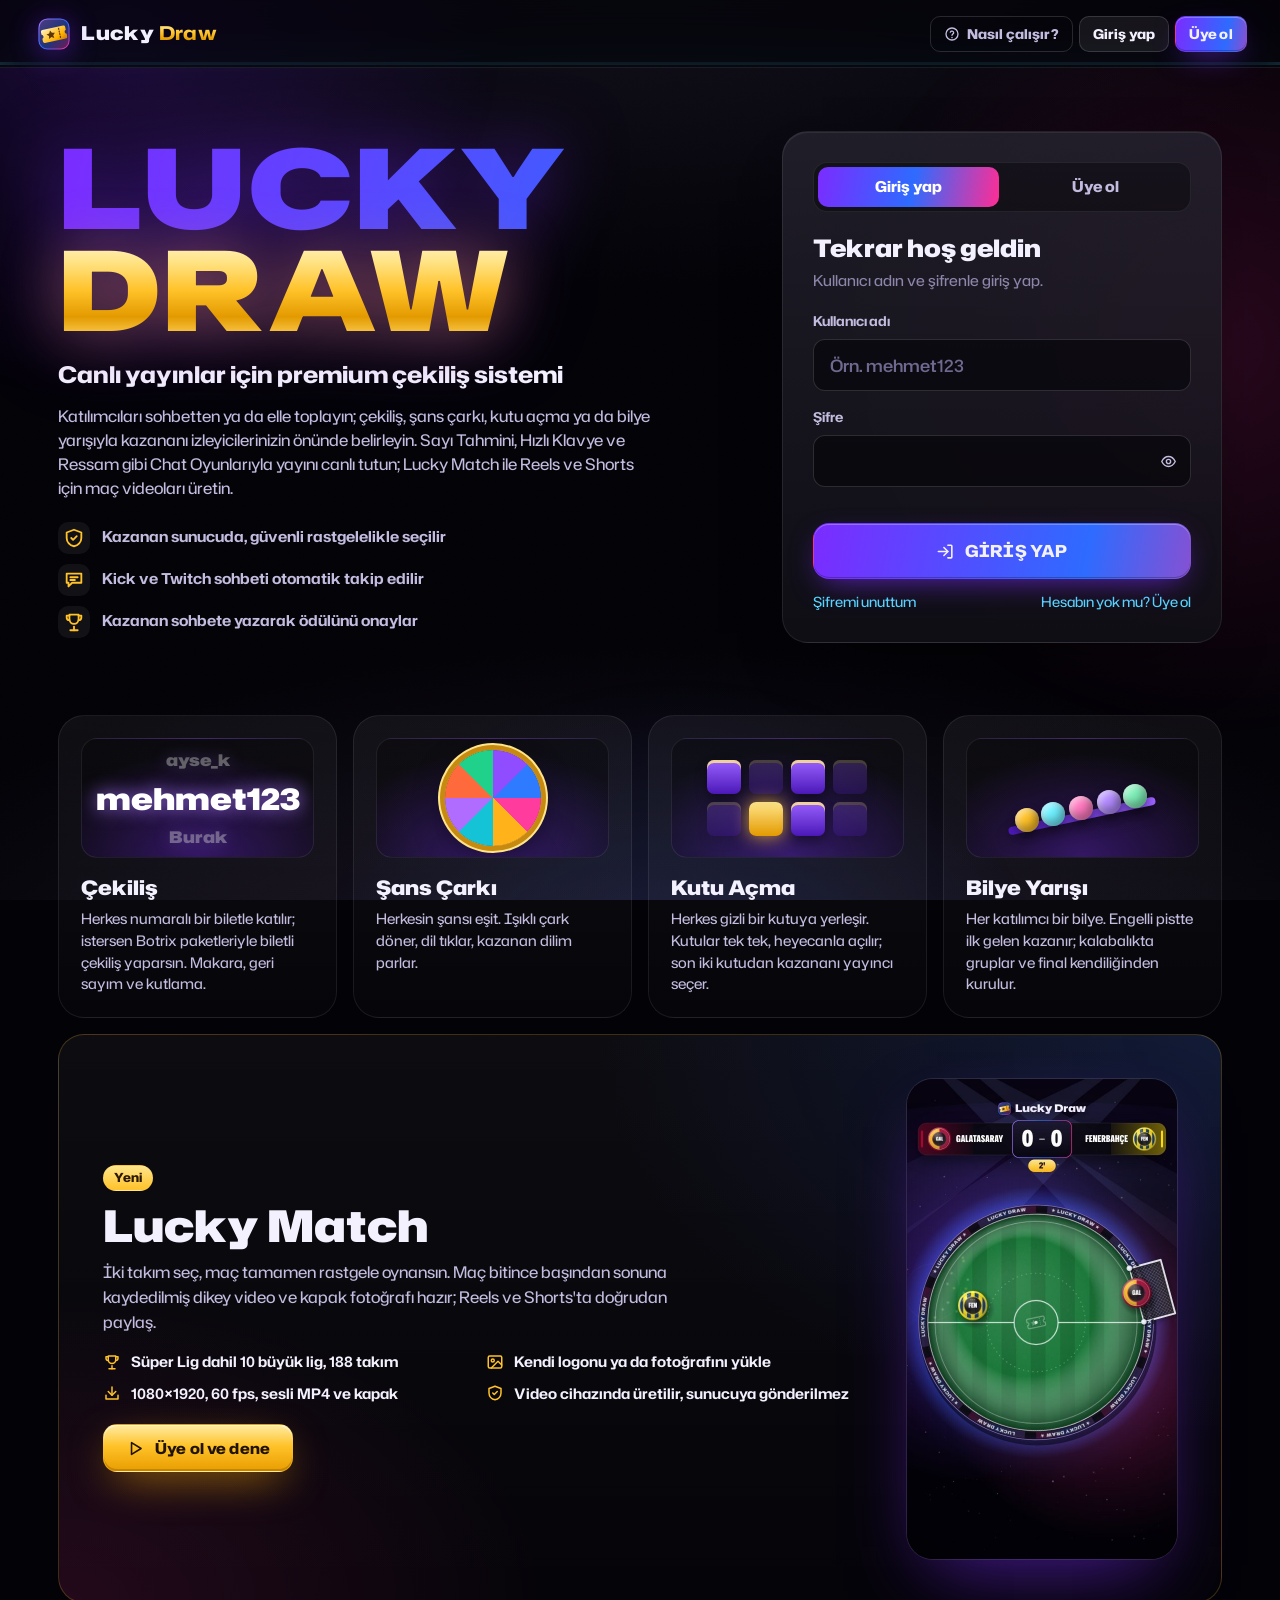
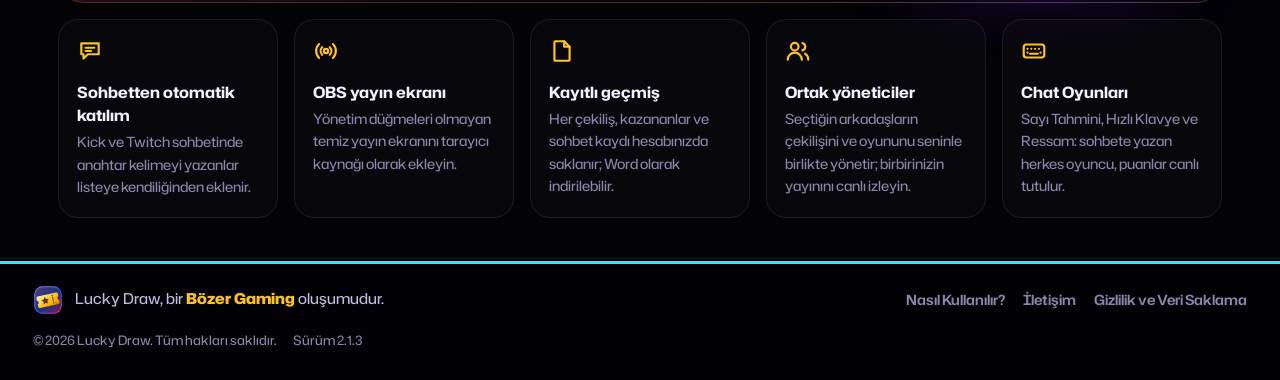
<file: index.html>
<!doctype html>
<html lang="tr" data-theme="neon">
<head>
<meta charset="utf-8">
<meta name="viewport" content="width=device-width, initial-scale=1, viewport-fit=cover">
<meta http-equiv="Content-Security-Policy" content="default-src 'self'; script-src 'self'; style-src 'self' 'unsafe-inline'; img-src 'self' data: blob: https://dztxldgjwbdsdxilogas.supabase.co; font-src 'self'; connect-src 'self' https://dztxldgjwbdsdxilogas.supabase.co wss://dztxldgjwbdsdxilogas.supabase.co wss://irc-ws.chat.twitch.tv wss://*.pusher.com https://kick.com; media-src 'self' data: blob:; object-src 'none'; base-uri 'self'; form-action 'self'; frame-src 'none'; worker-src 'self' blob:; manifest-src 'self'">
<meta name="referrer" content="strict-origin-when-cross-origin">
<title>Lucky Draw – Canlı Yayın Çekiliş Sistemi</title>
<meta name="description" content="Kick ve Twitch yayıncıları için çekiliş, şans çarkı, kutu açma ve bilye yarışı. Sohbetten otomatik katılım, OBS yayın ekranı ve kayıtlı sonuçlar.">
<meta name="theme-color" content="#0b0716">
<meta name="color-scheme" content="dark">
<meta name="application-name" content="Lucky Draw">
<meta name="apple-mobile-web-app-title" content="Lucky Draw">
<meta name="apple-mobile-web-app-capable" content="yes">
<meta name="mobile-web-app-capable" content="yes">
<meta name="apple-mobile-web-app-status-bar-style" content="black-translucent">
<meta name="format-detection" content="telephone=no">
<link rel="canonical" href="https://mecayapp.github.io/luckydraw/">
<meta property="og:type" content="website">
<meta property="og:site_name" content="Lucky Draw">
<meta property="og:locale" content="tr_TR">
<meta property="og:title" content="Lucky Draw – Canlı Yayın Çekiliş Sistemi">
<meta property="og:description" content="Çekiliş, Şans Çarkı, Kutu Açma ve Bilye Yarışı. Kick ve Twitch sohbetinden otomatik katılım, OBS yayın ekranı ve kayıtlı sonuçlar.">
<meta property="og:url" content="https://mecayapp.github.io/luckydraw/">
<meta property="og:image" content="https://mecayapp.github.io/luckydraw/assets/og.jpg?v=154e900689">
<meta property="og:image:secure_url" content="https://mecayapp.github.io/luckydraw/assets/og.jpg?v=154e900689">
<meta property="og:image:type" content="image/jpeg">
<meta property="og:image:width" content="1200">
<meta property="og:image:height" content="630">
<meta property="og:image:alt" content="Lucky Draw: Çekiliş, Şans Çarkı, Kutu Açma ve Bilye Yarışı">
<meta name="twitter:card" content="summary_large_image">
<meta name="twitter:title" content="Lucky Draw – Canlı Yayın Çekiliş Sistemi">
<meta name="twitter:description" content="Çekiliş, Şans Çarkı, Kutu Açma ve Bilye Yarışı. Sohbetten otomatik katılım ve OBS yayın ekranı.">
<meta name="twitter:image" content="https://mecayapp.github.io/luckydraw/assets/og.jpg?v=154e900689">
<link rel="icon" href="assets/icons/favicon.svg" type="image/svg+xml">
<link rel="icon" href="assets/icons/favicon-32.png?v=211" sizes="32x32" type="image/png">
<link rel="apple-touch-icon" sizes="180x180" href="assets/icons/apple-touch-icon.png?v=211">
<link rel="manifest" href="manifest.webmanifest">
<link rel="preload" href="assets/fonts/ldhubot-latin.woff2" as="font" type="font/woff2" crossorigin>
<link rel="stylesheet" href="assets/css/app.3625dc8803.css">
<script src="assets/js/boot.01cd77945b.js"></script>
<link rel="modulepreload" href="assets/js/c/K3QZO5N7.js">
<link rel="modulepreload" href="assets/js/c/4AE2IUCU.js">
<link rel="modulepreload" href="assets/js/c/B2YYUC4N.js">
<link rel="modulepreload" href="assets/js/c/O6OHSHW5.js">
<link rel="modulepreload" href="assets/js/c/OOU5GEII.js">
<link rel="modulepreload" href="assets/js/c/MRL5TYLQ.js">
<link rel="modulepreload" href="assets/js/c/2YYTJVSD.js">
<link rel="modulepreload" href="assets/js/c/DQGWSRDB.js">
<link rel="modulepreload" href="assets/js/c/JPWMTEHN.js">
<link rel="modulepreload" href="assets/js/c/NMVFWDNL.js">
<link rel="modulepreload" href="assets/js/c/MKU4A273.js">
<link rel="modulepreload" href="assets/js/c/7N5MS3RO.js">
<link rel="modulepreload" href="assets/js/c/RRXUKLEK.js">
<link rel="modulepreload" href="assets/js/c/7I5M67PT.js">
<link rel="modulepreload" href="assets/js/c/4GD37FB5.js">
<link rel="modulepreload" href="assets/js/c/UMHHLPOE.js">
<link rel="modulepreload" href="assets/js/c/5EKHON6Q.js">
<link rel="modulepreload" href="assets/js/c/RKWJSZCQ.js">
<script type="module" src="assets/js/app.7XWYZ3PO.js"></script>
</head>
<body>
<div class="bg" aria-hidden="true"><div class="glow g1"></div><div class="glow g2"></div><div class="glow g3"></div><div class="grain"></div></div>
<div id="shell"><noscript><div style="padding:40px 20px;text-align:center;font-family:sans-serif;color:#fff">Lucky Draw'u kullanmak için tarayıcınızda JavaScript'i etkinleştirin.</div></noscript></div>
<div class="toasts" id="toasts" role="status" aria-live="polite"></div>
</body>
</html>
</file>
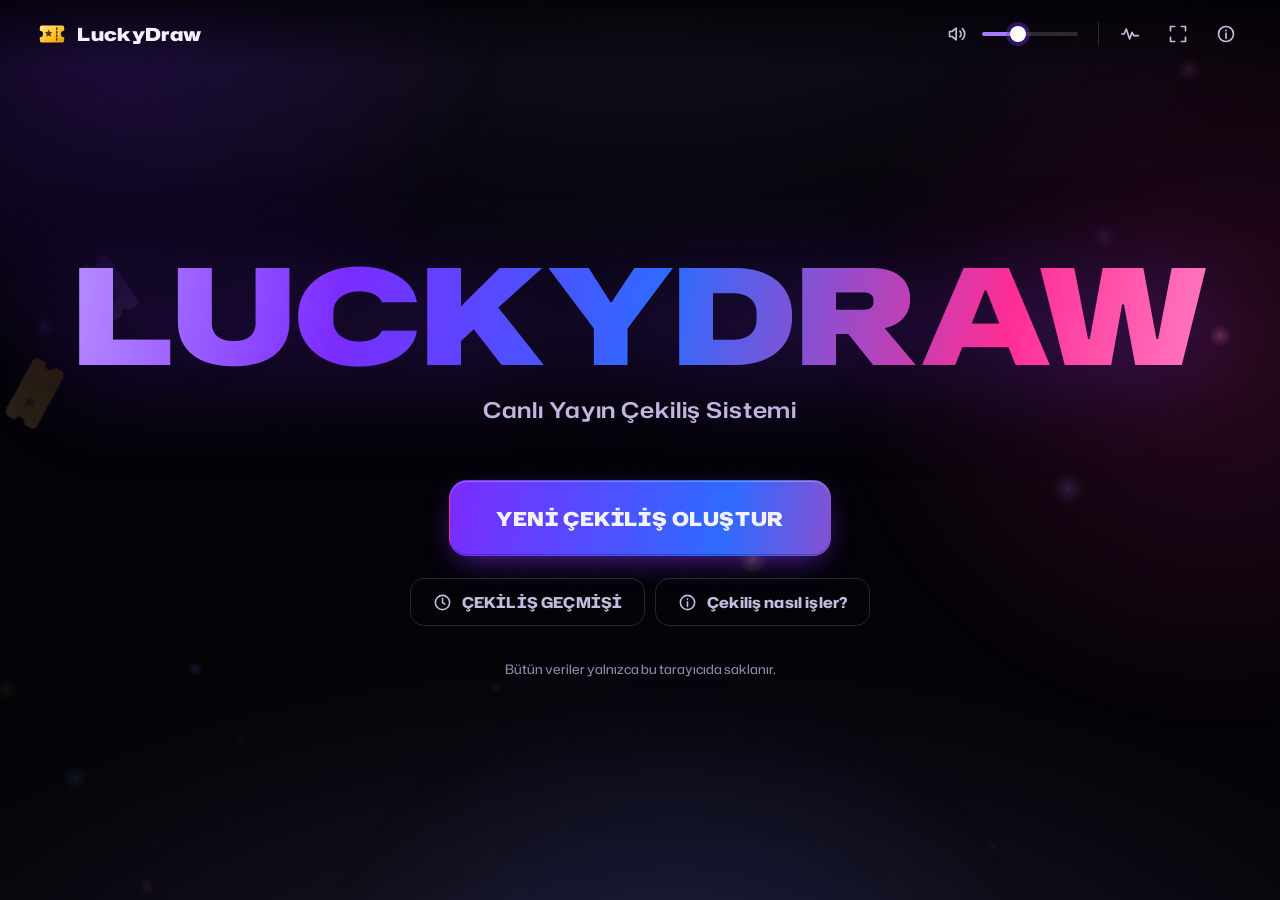
<file: index (1).html>
<!DOCTYPE html>
<html lang="tr">
<head>
<meta charset="utf-8">
<meta name="viewport" content="width=device-width, initial-scale=1, viewport-fit=cover">
<meta http-equiv="Content-Security-Policy" content="default-src 'none'; script-src 'unsafe-inline'; style-src 'unsafe-inline'; img-src data: blob:; font-src data:; media-src data: blob:; connect-src 'none'; base-uri 'none'; form-action 'none'">
<meta name="color-scheme" content="dark">
<meta name="theme-color" content="#030207">
<meta name="description" content="LuckyDraw – Kick, Twitch ve YouTube yayınları için bilet ağırlıklı, adil çekiliş uygulaması.">
<title>LuckyDraw – Yayın Çekiliş Sistemi</title>
<link rel="icon" href="data:image/svg+xml,%3Csvg xmlns='http://www.w3.org/2000/svg' viewBox='0 0 32 32'%3E%3Cpath fill='%23ffc229' d='M5 7h22a2 2 0 0 1 2 2v3.6a3.4 3.4 0 0 0 0 6.8V23a2 2 0 0 1-2 2H5a2 2 0 0 1-2-2v-3.6a3.4 3.4 0 0 0 0-6.8V9a2 2 0 0 1 2-2z'/%3E%3Cpath d='M21 9.5v13' stroke='%235a3500' stroke-width='1.8' stroke-dasharray='1.6 2.2'/%3E%3C/svg%3E">
<style>
/* Yazı tipi: Hubot Sans + rakamlar için Mona Sans (GitHub, SIL Open Font License 1.1) — Latin + Türkçe karakterlere indirgenmiş, dosyaya gömülü. */
@font-face{font-family:'LD Hubot';src:url([data-uri]) format('woff2');font-weight:400 900;font-stretch:75% 125%;font-style:normal;font-display:block;unicode-range:U+0000-002F,U+003A-00FF,U+0131,U+2010-2027,U+2030,U+2039-203A,U+20AC,U+2122,U+2212}
@font-face{font-family:'LD Hubot';src:url([data-uri]) format('woff2');font-weight:400 900;font-stretch:75% 125%;font-style:normal;font-display:block;unicode-range:U+0030-0039}
@font-face{font-family:'LD Hubot';src:url([data-uri]) format('woff2');font-weight:400 900;font-stretch:75% 125%;font-style:normal;font-display:block;unicode-range:U+0100-0130,U+0132-017F,U+0218-021B,U+1E9E}

:root{
  --f:'LD Hubot','Segoe UI Variable Text','Segoe UI',system-ui,-apple-system,'Helvetica Neue',Arial,sans-serif;
  --night:#030207;
  --anth-1:#111017;--anth-2:#1a1922;--anth-3:#25232f;
  --line:rgba(255,255,255,.08);--line-2:rgba(255,255,255,.14);
  --ink:#f4f1ff;--ink-2:#c3bcdf;--ink-3:#8d86aa;
  --violet:#7b2cff;--violet-2:#a779ff;--blue:#2e6bff;--ice:#57d9ff;--pink:#ff2d95;--pink-2:#ff7ac2;
  --gold:#ffc229;--gold-hi:#ffe58a;--gold-lo:#c77800;
  --neon:linear-gradient(100deg,#7b2cff 0%,#2e6bff 52%,#ff2d95 100%);
  --gold-grad:linear-gradient(180deg,#fff4c9 0%,#ffe58a 22%,#ffc229 52%,#e39a00 78%,#ffd25c 100%);
  --r-lg:26px;--r-md:18px;--r-sm:12px;
  --ease:cubic-bezier(.2,.8,.2,1);
  color-scheme:dark;
}
*,*::before,*::after{box-sizing:border-box}
html,body{height:100%}
body{margin:0;background:var(--night);color:var(--ink);font-family:var(--f);font-size:15px;line-height:1.5;font-weight:450;font-stretch:100%;-webkit-font-smoothing:antialiased;-moz-osx-font-smoothing:grayscale;overflow:hidden;text-rendering:optimizeLegibility}
button,input,textarea,select{font:inherit;color:inherit}
button{cursor:pointer}
svg.i{width:20px;height:20px;flex:none;fill:none;stroke:currentColor;stroke-width:2;stroke-linecap:round;stroke-linejoin:round}
.sr-only{position:absolute!important;width:1px;height:1px;padding:0;margin:-1px;overflow:hidden;clip:rect(0 0 0 0);white-space:nowrap;border:0}
[hidden]{display:none!important}
::selection{background:rgba(123,44,255,.55);color:#fff}
:focus-visible{outline:3px solid var(--ice);outline-offset:3px}
input::placeholder,textarea::placeholder{color:#6f6990}
::-webkit-scrollbar{width:10px;height:10px}
::-webkit-scrollbar-thumb{background:rgba(255,255,255,.14);border-radius:10px;border:2px solid transparent;background-clip:padding-box}
::-webkit-scrollbar-thumb:hover{background-color:rgba(255,255,255,.24)}
::-webkit-scrollbar-track{background:transparent}

/* ---------- Arka plan ---------- */
.bg{position:fixed;inset:0;z-index:0;pointer-events:none;overflow:hidden;background:radial-gradient(110% 70% at 50% 115%,#1c1726 0%,rgba(28,23,38,0) 62%),radial-gradient(80% 60% at 50% -10%,#15121f 0%,rgba(21,18,31,0) 70%),var(--night)}
.bg .glow{position:absolute;border-radius:50%;width:70vmax;height:70vmax;opacity:.5;will-change:transform;animation:drift 34s ease-in-out infinite alternate;animation-play-state:paused}
.bg .g1{left:-26vmax;top:-34vmax;background:radial-gradient(circle,rgba(123,44,255,.42) 0%,rgba(123,44,255,0) 62%)}
.bg .g2{right:-30vmax;top:-8vmax;background:radial-gradient(circle,rgba(255,45,149,.30) 0%,rgba(255,45,149,0) 62%);animation-duration:41s;animation-delay:-12s}
.bg .g3{left:18vmax;bottom:-48vmax;background:radial-gradient(circle,rgba(46,107,255,.34) 0%,rgba(46,107,255,0) 62%);animation-duration:47s;animation-delay:-20s}
.bg .grain{position:absolute;inset:-50%;opacity:.05;mix-blend-mode:overlay;background-image:url("data:image/svg+xml;utf8,<svg xmlns='http://www.w3.org/2000/svg' width='220' height='220'><filter id='n'><feTurbulence type='fractalNoise' baseFrequency='.85' numOctaves='2' stitchTiles='stitch'/></filter><rect width='100%' height='100%' filter='url(%23n)'/></svg>")}
body[data-screen=home] .bg .glow,body.is-stream .bg .glow{animation-play-state:running}
@keyframes drift{0%{transform:translate3d(0,0,0) scale(1)}50%{transform:translate3d(6vmax,4vmax,0) scale(1.08)}100%{transform:translate3d(-4vmax,7vmax,0) scale(.96)}}
.fx-canvas{position:fixed;inset:0;width:100%;height:100%;pointer-events:none;display:block}
#fxBack{z-index:1}
#fxTop{z-index:45}

/* ---------- Üst çubuk ---------- */
.topbar{position:fixed;top:0;left:0;right:0;height:68px;z-index:20;display:flex;align-items:center;justify-content:space-between;padding:0 clamp(14px,2.6vw,40px);background:linear-gradient(180deg,rgba(3,2,7,.85),rgba(3,2,7,0))}
body.is-stream .topbar{display:none}
.brand{display:inline-flex;align-items:center;gap:10px;padding:6px 8px 6px 4px;border:0;border-radius:12px;background:none;color:var(--ink);font-weight:850;font-stretch:118%;font-size:18px;letter-spacing:.02em}
.brand .mark{width:30px;height:30px}
.brand:hover .word{background:var(--neon);-webkit-background-clip:text;background-clip:text;color:transparent}
.tools{display:flex;align-items:center;gap:6px}
.icon-btn{width:42px;height:42px;display:inline-grid;place-items:center;border-radius:12px;border:1px solid transparent;background:transparent;color:var(--ink-2);transition:background-color .2s,color .2s,border-color .2s}
.icon-btn:hover{background:rgba(255,255,255,.07);color:var(--ink)}
.icon-btn[aria-pressed=true]{color:var(--ice);border-color:rgba(87,217,255,.35);background:rgba(87,217,255,.08)}
.icon-btn.sm{width:34px;height:34px;border-radius:10px}
.icon-btn.sm svg.i{width:17px;height:17px}
.vol{display:inline-flex;align-items:center;gap:2px;padding-right:8px;border-radius:12px}
.vol input[type=range]{width:96px}
input[type=range]{-webkit-appearance:none;appearance:none;height:22px;background:transparent;cursor:pointer}
input[type=range]::-webkit-slider-runnable-track{height:4px;border-radius:4px;background:linear-gradient(90deg,var(--violet-2) 0 var(--p,30%),rgba(255,255,255,.15) var(--p,30%) 100%)}
input[type=range]::-webkit-slider-thumb{-webkit-appearance:none;width:16px;height:16px;margin-top:-6px;border-radius:50%;background:#fff;box-shadow:0 0 0 4px rgba(123,44,255,.35)}
input[type=range]::-moz-range-track{height:4px;border-radius:4px;background:rgba(255,255,255,.15)}
input[type=range]::-moz-range-progress{height:4px;border-radius:4px;background:var(--violet-2)}
input[type=range]::-moz-range-thumb{width:16px;height:16px;border:0;border-radius:50%;background:#fff}
.sep-v{width:1px;height:24px;background:var(--line-2);margin:0 4px}

/* ---------- Ekranlar ---------- */
#app{position:fixed;inset:0;z-index:2}
.screen{position:absolute;inset:0;display:none}
.screen.active{display:flex;animation:screen-in .42s var(--ease) both}
@keyframes screen-in{from{opacity:0;transform:translateY(8px)}to{opacity:1;transform:none}}
.scroll-y{overflow-y:auto;overflow-x:hidden;overscroll-behavior:contain}
.wrap{width:100%;max-width:1480px;margin:0 auto}

/* ---------- Butonlar ---------- */
.btn{--h:48px;position:relative;isolation:isolate;overflow:hidden;height:var(--h);padding:0 22px;display:inline-flex;align-items:center;justify-content:center;gap:10px;border-radius:14px;border:1px solid transparent;background:rgba(255,255,255,.06);color:var(--ink);font-weight:750;font-stretch:104%;font-size:15px;letter-spacing:.01em;line-height:1;white-space:nowrap;user-select:none;-webkit-user-select:none;text-decoration:none;transition:transform .16s var(--ease),box-shadow .25s,background-color .2s,border-color .2s,color .2s,opacity .2s}
.btn:active:not(:disabled){transform:translateY(1px) scale(.985)}
.btn svg.i{width:19px;height:19px}
.btn-primary{background:var(--neon);background-size:140% 100%;background-position:0 0;box-shadow:0 10px 30px -10px rgba(123,44,255,.75),inset 0 1px 0 rgba(255,255,255,.28),inset 0 -1px 0 rgba(0,0,0,.25);transition:transform .16s var(--ease),box-shadow .25s,background-position .5s var(--ease)}
.btn-primary:hover{background-position:100% 0;box-shadow:0 14px 40px -10px rgba(255,45,149,.6),inset 0 1px 0 rgba(255,255,255,.32),inset 0 -1px 0 rgba(0,0,0,.25)}
.btn-primary::after,.btn-gold::after{content:'';position:absolute;inset:0;z-index:-1;background:linear-gradient(105deg,transparent 35%,rgba(255,255,255,.38) 50%,transparent 65%);transform:translateX(-110%);transition:transform .8s var(--ease)}
.btn-primary:hover::after,.btn-gold:hover::after{transform:translateX(110%)}
.btn-gold{color:#201400;background:linear-gradient(180deg,#ffeca3 0%,#ffc229 46%,#e89d00 100%);box-shadow:inset 0 1px 0 rgba(255,255,255,.7),inset 0 -2px 0 rgba(140,80,0,.35),0 14px 44px -12px rgba(255,170,0,.75)}
.btn-gold:hover{box-shadow:inset 0 1px 0 rgba(255,255,255,.7),inset 0 -2px 0 rgba(140,80,0,.35),0 18px 56px -10px rgba(255,190,40,.85)}
.btn-secondary{background:rgba(255,255,255,.07);border-color:var(--line-2)}
.btn-secondary:hover{background:rgba(255,255,255,.11);border-color:rgba(255,255,255,.22)}
.btn-ghost{background:transparent;border-color:var(--line-2);color:var(--ink-2)}
.btn-ghost:hover{color:var(--ink);background:rgba(255,255,255,.05)}
.btn-danger{background:rgba(255,45,149,.09);border-color:rgba(255,45,149,.4);color:#ffb6d6}
.btn-danger:hover{background:rgba(255,45,149,.18);color:#fff}
.btn-sm{--h:36px;padding:0 13px;font-size:13.5px;border-radius:10px;gap:7px}
.btn-sm svg.i{width:16px;height:16px}
.btn-lg{--h:56px;font-size:16.5px;padding:0 26px;border-radius:16px}
.btn-xl{--h:68px;font-size:19px;padding:0 40px;border-radius:18px;font-weight:850;font-stretch:110%;letter-spacing:.03em}
.btn-block{width:100%}
.btn:disabled{opacity:.42;cursor:not-allowed}
.btn[aria-disabled=true]{opacity:.5;cursor:not-allowed}
.btn-gold:disabled,.btn-primary:disabled{box-shadow:none}

/* ---------- Paneller, alanlar ---------- */
.panel{position:relative;border-radius:var(--r-lg);background:linear-gradient(180deg,rgba(36,33,48,.74),rgba(19,18,27,.78));border:1px solid var(--line);box-shadow:inset 0 1px 0 rgba(255,255,255,.07),0 30px 70px -40px rgba(0,0,0,.9);backdrop-filter:blur(18px) saturate(130%);-webkit-backdrop-filter:blur(18px) saturate(130%)}
.panel::before{content:'';position:absolute;inset:0;border-radius:inherit;pointer-events:none;background:linear-gradient(125deg,rgba(255,255,255,.07) 0%,rgba(255,255,255,0) 34%)}
body.low-fx .panel{backdrop-filter:none;-webkit-backdrop-filter:none;background:linear-gradient(180deg,#201e2b,#15141d)}
.field{display:block;margin:0 0 16px}
.field>span{display:block;margin:0 0 8px;font-size:13.5px;font-weight:650;color:var(--ink-2)}
.input{width:100%;height:52px;padding:0 16px;border-radius:var(--r-sm);border:1px solid var(--line-2);background:rgba(3,2,7,.55);color:var(--ink);font-size:17px;font-weight:550;transition:border-color .2s,box-shadow .2s,background-color .2s}
.input:hover{border-color:rgba(255,255,255,.22)}
.input:focus{outline:none;border-color:rgba(167,121,255,.85);background:rgba(3,2,7,.75);box-shadow:0 0 0 4px rgba(123,44,255,.22),0 0 26px -6px rgba(123,44,255,.7)}
.input.invalid{border-color:rgba(255,45,149,.85);box-shadow:0 0 0 4px rgba(255,45,149,.16)}
.input.num{font-variant-numeric:tabular-nums}
textarea.input{height:auto;min-height:220px;padding:14px 16px;line-height:1.55;font-size:15.5px;resize:vertical}
.field-error{min-height:20px;margin:7px 0 0;font-size:13.5px;line-height:1.35;color:#ff9ccb}
.hint{margin:12px 0 0;font-size:13px;line-height:1.45;color:var(--ink-3)}
kbd{display:inline-block;min-width:22px;padding:1px 6px;border-radius:6px;border:1px solid var(--line-2);border-bottom-width:2px;background:rgba(255,255,255,.05);font:inherit;font-size:12px;font-weight:700;text-align:center;color:var(--ink)}

/* Anahtar ve onay kutusu */
.switch{display:inline-flex;align-items:center;gap:10px;font-size:14px;font-weight:600;color:var(--ink-2);cursor:pointer;user-select:none}
.switch input{position:absolute;opacity:0;width:1px;height:1px}
.switch .tog{position:relative;width:42px;height:24px;flex:none;border-radius:24px;background:rgba(255,255,255,.14);transition:background-color .2s}
.switch .tog::after{content:'';position:absolute;top:3px;left:3px;width:18px;height:18px;border-radius:50%;background:#fff;box-shadow:0 2px 6px rgba(0,0,0,.4);transition:transform .22s var(--ease)}
.switch input:checked+.tog{background:linear-gradient(90deg,var(--violet),var(--pink))}
.switch input:checked+.tog::after{transform:translateX(18px)}
.switch input:focus-visible+.tog{outline:3px solid var(--ice);outline-offset:2px}
.switch:hover{color:var(--ink)}
.check{display:flex;align-items:flex-start;gap:12px;padding:14px 16px;border-radius:14px;border:1px solid var(--line);background:rgba(255,255,255,.03);cursor:pointer;font-size:14.5px;color:var(--ink-2)}
.check input{width:20px;height:20px;margin:1px 0 0;flex:none;accent-color:var(--violet)}
.check b{color:var(--ink);font-weight:700}

/* ---------- Başlangıç ekranı ---------- */
#scr-home{align-items:center;justify-content:center;padding:90px 20px 40px}
.home{width:min(900px,100%);display:flex;flex-direction:column;align-items:center;text-align:center}
.logo{margin:0;font-size:clamp(30px,10.4vw,214px);line-height:.86;font-weight:900;font-stretch:125%;letter-spacing:-.01em;background:linear-gradient(100deg,#b78cff 0%,#7b2cff 24%,#2e6bff 52%,#ff2d95 82%,#ff7ac2 100%);-webkit-background-clip:text;background-clip:text;color:transparent;filter:drop-shadow(0 10px 50px rgba(123,44,255,.35));white-space:nowrap}
.logo.intro{animation:logo-in 1.25s var(--ease) both}
@keyframes logo-in{0%{font-stretch:75%;letter-spacing:.3em;opacity:0}35%{opacity:1}100%{font-stretch:125%;letter-spacing:-.01em;opacity:1}}
.tagline{margin:22px 0 0;font-size:clamp(17px,1.7vw,24px);font-weight:600;font-stretch:112%;color:var(--ink-2);letter-spacing:.04em}
.home-cta{margin-top:clamp(34px,6vh,64px)}
.home-cta .btn{--h:76px;font-size:clamp(17px,1.5vw,21px);padding:0 46px}
.resume-card{margin-top:28px;width:min(640px,100%);display:flex;align-items:center;gap:18px;padding:16px 16px 16px 22px;text-align:left}
.resume-card .rc-text{flex:1;min-width:0}
.resume-card .rc-title{font-size:13px;font-weight:650;color:var(--ink-3)}
.resume-card .rc-name{font-size:17px;font-weight:750;white-space:nowrap;overflow:hidden;text-overflow:ellipsis}
.resume-card .rc-meta{font-size:13.5px;color:var(--ink-2)}
.resume-card .rc-meta b{color:var(--gold);font-weight:750}
.home-links{margin-top:22px;display:flex;gap:10px;flex-wrap:wrap;justify-content:center}
.home-foot{margin-top:34px;font-size:13px;color:var(--ink-3)}

/* ---------- Çekiliş oluşturma ---------- */
#scr-create{align-items:center;justify-content:center;padding:90px 20px 40px}
.create{width:min(640px,100%);padding:clamp(24px,3vw,40px)}
.create h1{margin:0 0 6px;font-size:clamp(28px,2.6vw,40px);font-weight:850;font-stretch:112%;line-height:1.1}
.create .lead{margin:0 0 28px;color:var(--ink-2);font-size:15.5px}
.create .input{height:60px;font-size:19px}
.form-actions{margin-top:24px;display:flex;justify-content:space-between;gap:12px;flex-wrap:wrap}

/* ---------- Katılımcı ekranı ---------- */
#scr-participants{padding:80px 0 22px}
#scr-participants>.wrap{display:flex;flex-direction:column;gap:16px;padding:0 clamp(14px,2.6vw,40px);min-height:100%}
.pt-head{display:flex;align-items:flex-end;justify-content:space-between;gap:16px}
.pt-title{margin:0;display:flex;align-items:center;gap:8px;min-width:0;font-size:clamp(22px,2.1vw,34px);font-weight:850;font-stretch:108%;line-height:1.15}
.pt-title span{overflow:hidden;text-overflow:ellipsis;white-space:nowrap}
.pt-sub{margin:4px 0 0;color:var(--ink-3);font-size:14px}
.stats{display:grid;grid-template-columns:repeat(3,minmax(0,1fr));gap:14px}
.stat{padding:16px 22px 18px;border-radius:22px;min-width:0}
.stat-label{display:block;font-size:12.5px;font-weight:750;letter-spacing:.05em;color:var(--ink-3)}
.stat-value{display:block;margin-top:4px;font-size:clamp(32px,3.1vw,52px);font-weight:850;font-stretch:115%;line-height:1.05;font-variant-numeric:tabular-nums;white-space:nowrap;overflow:hidden;text-overflow:ellipsis}
.stat-tickets .stat-value{color:var(--gold)}
.stat-name .stat-value{font-size:clamp(18px,1.55vw,26px);font-stretch:100%;line-height:1.25;white-space:normal;display:-webkit-box;-webkit-line-clamp:2;-webkit-box-orient:vertical;overflow-wrap:anywhere;margin-top:8px}
.stat-sub{display:block;margin-top:4px;min-height:19px;font-size:13px;color:var(--ink-2)}
.pt-main{flex:1 0 auto;display:grid;grid-template-columns:minmax(300px,370px) minmax(0,1fr);gap:16px}
.add-panel{padding:22px;align-self:start}
.add-panel h2,.list-panel h2{margin:0 0 16px;font-size:18px;font-weight:800;font-stretch:108%}
.add-tools{margin-top:16px;padding-top:16px;border-top:1px solid var(--line);display:grid;gap:10px}
.list-panel{display:flex;flex-direction:column;min-height:0;padding:16px 8px 8px}
.toolbar{display:flex;align-items:center;gap:12px;flex-wrap:wrap;padding:0 10px 12px}
.search{position:relative;flex:1;min-width:200px;max-width:420px}
.search svg.i{position:absolute;left:13px;top:50%;transform:translateY(-50%);color:var(--ink-3);width:18px;height:18px;pointer-events:none}
.search .input{height:42px;padding-left:40px;padding-right:38px;font-size:15px}
.search .clear{position:absolute;right:4px;top:50%;transform:translateY(-50%)}
.toolbar .spacer{flex:1}
.ptable{--cols:52px minmax(0,1fr) 128px 120px 196px;flex:1;min-height:0;display:flex;flex-direction:column;border-top:1px solid var(--line)}
.ptable.no-odds{--cols:52px minmax(0,1fr) 128px 196px}
.ptable.no-odds .c-odds{display:none}
.th-row,.tr{display:grid;grid-template-columns:var(--cols);align-items:center;column-gap:12px;padding:0 14px}
.th-row{height:44px;font-size:12.5px;font-weight:750;color:var(--ink-3);border-bottom:1px solid var(--line)}
.th{display:inline-flex;align-items:center;gap:6px;padding:0;border:0;background:none;color:inherit;font:inherit;text-align:left;min-width:0}
button.th:hover{color:var(--ink)}
.th .sort{width:12px;height:12px;opacity:.35}
.th[aria-sort=ascending] .sort,.th[aria-sort=descending] .sort{opacity:1;color:var(--ice)}
.th[aria-sort=descending] .sort{transform:rotate(180deg)}
.c-num{justify-content:flex-end;text-align:right}
.c-act{justify-content:flex-end;display:flex;gap:6px}
.vlist{position:relative;overflow-y:auto;overflow-x:hidden;overscroll-behavior:contain}
.vl-sizer{position:relative;flex:none;width:100%}
.vl-win{position:absolute;left:0;right:0;top:0;will-change:transform}
.ptable .vlist{flex:1 1 0px;min-height:280px}
.tr{height:58px;border-bottom:1px solid rgba(255,255,255,.05);border-radius:12px;transition:background-color .2s}
.tr:hover{background:rgba(255,255,255,.035)}
.tr .c-idx{color:var(--ink-3);font-size:13.5px;font-variant-numeric:tabular-nums}
.tr .c-name{display:flex;align-items:center;gap:10px;min-width:0;font-size:16.5px;font-weight:650}
.tr .c-name .nm{overflow:hidden;text-overflow:ellipsis;white-space:nowrap}
.tr .c-tk{font-size:17px;font-weight:800;font-stretch:108%;color:var(--gold);font-variant-numeric:tabular-nums;display:flex;justify-content:flex-end}
.tr .c-odds{display:flex;flex-direction:column;align-items:flex-end;gap:4px;font-size:14px;font-weight:650;color:var(--ink-2);font-variant-numeric:tabular-nums}
.tr .c-odds .bar{width:72px;height:3px;border-radius:3px;background:rgba(255,255,255,.08);overflow:hidden}
.tr .c-odds .bar i{display:block;height:100%;background:linear-gradient(90deg,var(--violet-2),var(--pink));border-radius:3px}
.tr.is-new{animation:row-flash 1.4s ease-out}
@keyframes row-flash{0%,20%{background:rgba(255,194,41,.2)}100%{background:transparent}}
.tr.is-out .nm,.tr.is-out .c-tk{opacity:.5}
.tr.editing{background:rgba(123,44,255,.1);box-shadow:inset 0 0 0 1px rgba(167,121,255,.45)}
.tr .input{height:40px;font-size:15.5px;padding:0 12px}
.tr .c-tk .input{text-align:right;font-weight:750}
.chip-win{flex:none;display:inline-flex;align-items:center;gap:5px;height:22px;padding:0 9px;border-radius:22px;font-size:11.5px;font-weight:750;color:#2a1a00;background:var(--gold-grad)}
.chip-win svg.i{width:13px;height:13px;stroke-width:2.4}
.chip-out{flex:none;height:22px;padding:0 9px;display:inline-flex;align-items:center;border-radius:22px;font-size:11.5px;font-weight:700;color:var(--ink-2);border:1px solid var(--line-2)}
.empty{display:flex;flex-direction:column;align-items:center;justify-content:center;gap:10px;padding:48px 24px;text-align:center;color:var(--ink-2)}
.empty .ticket-art{width:120px;height:70px;opacity:.9}
.empty b{color:var(--ink);font-size:17px;font-weight:750}
.empty p{margin:0;max-width:440px;font-size:14.5px}
.list-foot{display:flex;justify-content:space-between;gap:10px;padding:10px 14px 4px;font-size:13px;color:var(--ink-3)}
.pt-cta{position:sticky;bottom:0;z-index:6;isolation:isolate;display:flex;align-items:center;justify-content:flex-end;gap:18px;margin:-6px 0 -22px;padding:18px 0}
.pt-cta::before{content:'';position:absolute;top:0;bottom:0;left:50%;width:100vw;transform:translateX(-50%);z-index:-1;pointer-events:none;background:linear-gradient(0deg,rgba(3,2,7,.92) 45%,rgba(3,2,7,0))}
.pt-cta .cta-hint{margin:0;font-size:14px;color:var(--ink-3);text-align:right}

/* ---------- Yayın ekranları ortak ---------- */
.stream-ctl{position:fixed;top:14px;right:14px;z-index:30;display:none;align-items:center;gap:4px;padding:5px;border-radius:16px;background:rgba(8,7,14,.62);border:1px solid var(--line);backdrop-filter:blur(10px);-webkit-backdrop-filter:blur(10px);transition:opacity .35s}
body.is-stream .stream-ctl{display:flex}
.ctl{transition:opacity .35s var(--ease)}
body.autohide.ui-idle .ctl,body[data-screen=draw].ui-idle .ctl{opacity:0;pointer-events:none}
body.autohide.ui-idle{cursor:none}
body[data-screen=draw].ui-idle{cursor:none}
.round-chip{display:inline-flex;align-items:center;height:32px;padding:0 14px;margin-bottom:12px;border-radius:32px;border:1px solid rgba(255,194,41,.45);color:var(--gold-hi);font-size:clamp(12px,.9vw,16px);font-weight:800;font-stretch:110%;letter-spacing:.06em;background:rgba(255,194,41,.08)}
.stream-title{margin:0;font-size:clamp(26px,3.3vw,74px);font-weight:900;font-stretch:112%;line-height:1.03;letter-spacing:.005em;text-wrap:balance;overflow-wrap:anywhere}
.stream-stats{display:inline-flex;align-items:center;gap:.6em;margin-top:clamp(8px,1.4vh,18px);font-size:clamp(16px,1.75vw,36px);font-weight:800;font-stretch:112%;letter-spacing:.03em;color:var(--ink-2)}
.stream-stats b{font-weight:900;color:var(--ink);font-variant-numeric:tabular-nums}
.stream-stats .tk b{color:var(--gold)}
.stream-stats .pipe{color:var(--ink-3);font-weight:500}

/* ---------- Hazırlık ekranı ---------- */
#scr-prep{flex-direction:column;padding:clamp(18px,4.2vh,60px) clamp(16px,4vw,84px) clamp(14px,3vh,40px);gap:clamp(12px,2.6vh,30px);overflow:hidden}
.prep-head{text-align:center;flex:none}
.prep-excluded{margin:10px 0 0;font-size:clamp(13px,1vw,18px);color:var(--ink-3)}
.prep-excluded b{color:var(--ink-2);font-weight:700}
.prep-grid{flex:1;min-height:0;display:flex;flex-direction:column;padding:4px}
.prep-grid>.vl-sizer{margin:auto 0}
.prep-grid .vl-win{display:grid;justify-content:center;column-gap:var(--gap,14px)}
.pcard{--notch:8px;position:relative;height:var(--card-h,76px);margin-bottom:var(--gap,14px);display:grid;grid-template-columns:minmax(0,72fr) minmax(0,28fr);border-radius:14px;background:linear-gradient(180deg,rgba(42,39,57,.94),rgba(23,22,32,.96));border:1px solid rgba(255,255,255,.08);-webkit-mask:radial-gradient(circle at 72% 0,#0000 var(--notch),#000 calc(var(--notch) + .5px)) top/100% 51% no-repeat,radial-gradient(circle at 72% 100%,#0000 var(--notch),#000 calc(var(--notch) + .5px)) bottom/100% 51% no-repeat;mask:radial-gradient(circle at 72% 0,#0000 var(--notch),#000 calc(var(--notch) + .5px)) top/100% 51% no-repeat,radial-gradient(circle at 72% 100%,#0000 var(--notch),#000 calc(var(--notch) + .5px)) bottom/100% 51% no-repeat}
.pcard .pc-name{display:flex;align-items:center;min-width:0;padding:0 clamp(12px,1vw,20px);font-size:var(--card-fs,24px);font-weight:750;line-height:1.1}
.pcard .pc-name span{overflow:hidden;text-overflow:ellipsis;white-space:nowrap}
.pcard .pc-stub{display:flex;flex-direction:column;align-items:center;justify-content:center;min-width:0;border-left:2px dashed rgba(255,194,41,.38);color:var(--gold);line-height:1}
.pcard .pc-stub b{font-size:calc(var(--card-fs,24px) * 1.06);font-weight:900;font-stretch:108%;font-variant-numeric:tabular-nums;white-space:nowrap}
.pcard .pc-stub small{margin-top:3px;font-size:calc(var(--card-fs,24px) * .46);font-weight:700;letter-spacing:.06em;color:#e7b54a}
.pcard .pc-odds{position:absolute;right:calc(28% + 10px);bottom:6px;font-size:calc(var(--card-fs,24px) * .46);font-weight:650;color:var(--ink-3);font-variant-numeric:tabular-nums}
.prep-foot{flex:none;display:grid;grid-template-columns:1fr auto 1fr;align-items:center;gap:16px}
.prep-foot .left{justify-self:start}
.prep-foot .right{justify-self:end}
.btn-start{--h:clamp(66px,9vh,110px);padding:0 clamp(34px,4.2vw,90px);border-radius:24px;font-size:clamp(21px,2.3vw,44px);font-weight:900;font-stretch:118%;letter-spacing:.04em;gap:.5em}
.btn-start svg.i{width:1em;height:1em;fill:currentColor;stroke:none}
.btn-start.halo{animation:halo 2.4s ease-in-out infinite}
@keyframes halo{0%,100%{box-shadow:inset 0 1px 0 rgba(255,255,255,.7),inset 0 -2px 0 rgba(140,80,0,.35),0 0 0 0 rgba(255,194,41,.5),0 14px 44px -12px rgba(255,170,0,.75)}50%{box-shadow:inset 0 1px 0 rgba(255,255,255,.7),inset 0 -2px 0 rgba(140,80,0,.35),0 0 0 14px rgba(255,194,41,0),0 18px 60px -10px rgba(255,190,40,.95)}}
.prep-warn{margin:0;text-align:center;color:#ffb6d6;font-size:clamp(14px,1.1vw,18px)}

/* ---------- Çekiliş animasyonu ---------- */
#scr-draw{overflow:hidden}
#scr-draw.active{animation:none}
body[data-screen=draw] .bg .glow{display:none}
/* Çekiliş ekranının sabit renk tonu, tek bir sabit arka plan katmanında çizilir (her karede yeniden birleştirilmez). */
body[data-screen=draw] .bg{background:radial-gradient(60% 55% at 50% 50%,rgba(123,44,255,.30),rgba(123,44,255,0) 70%),radial-gradient(45% 40% at 18% 80%,rgba(46,107,255,.26),rgba(46,107,255,0) 70%),radial-gradient(45% 40% at 85% 20%,rgba(255,45,149,.22),rgba(255,45,149,0) 70%),#000}
.d-layer{position:absolute;inset:0;pointer-events:none}
.d-heat{opacity:0;will-change:opacity;background:radial-gradient(60% 55% at 50% 50%,rgba(255,45,149,.34),rgba(255,45,149,0) 70%),radial-gradient(50% 45% at 50% 105%,rgba(255,194,41,.32),rgba(255,194,41,0) 70%)}
.d-beam{position:absolute;bottom:-8vh;width:62vh;height:125vh;transform-origin:50% 100%;opacity:0;transition:opacity 1.4s;will-change:transform,opacity;background:conic-gradient(from 180deg at 50% 100%,rgba(0,0,0,0) 0deg 167deg,rgba(150,95,255,.20) 173deg,rgba(220,200,255,.34) 180deg,rgba(150,95,255,.20) 187deg,rgba(0,0,0,0) 193deg 360deg);-webkit-mask:linear-gradient(0deg,#000 0%,rgba(0,0,0,.55) 50%,transparent 92%);mask:linear-gradient(0deg,#000 0%,rgba(0,0,0,.55) 50%,transparent 92%)}
.d-beam.l{left:calc(10vw - 31vh)}
.d-beam.r{right:calc(10vw - 31vh);background:conic-gradient(from 180deg at 50% 100%,rgba(0,0,0,0) 0deg 167deg,rgba(255,45,149,.18) 173deg,rgba(255,200,230,.3) 180deg,rgba(255,45,149,.18) 187deg,rgba(0,0,0,0) 193deg 360deg)}
.running .d-beam{opacity:1}
.d-lines i{position:absolute;left:0;width:38vw;height:2px;border-radius:2px;opacity:0;background:linear-gradient(90deg,rgba(87,217,255,0),rgba(87,217,255,.9),rgba(255,255,255,.95),rgba(87,217,255,0));box-shadow:0 0 14px rgba(87,217,255,.6);animation:line-run 2.6s linear infinite;animation-play-state:paused}
.d-lines i:nth-child(2){top:22%;animation-duration:3.1s;animation-delay:-.7s;background:linear-gradient(90deg,rgba(255,45,149,0),rgba(255,45,149,.9),rgba(255,220,240,.95),rgba(255,45,149,0));box-shadow:0 0 14px rgba(255,45,149,.6)}
.d-lines i:nth-child(1){top:12%}
.d-lines i:nth-child(3){top:78%;animation-duration:2.3s;animation-delay:-1.3s}
.d-lines i:nth-child(4){top:88%;animation-duration:3.4s;animation-delay:-2.1s;background:linear-gradient(90deg,rgba(167,121,255,0),rgba(167,121,255,.9),rgba(255,255,255,.95),rgba(167,121,255,0));box-shadow:0 0 14px rgba(167,121,255,.6)}
.d-lines i:nth-child(5){top:31%;animation-duration:2.8s;animation-delay:-1.9s;width:24vw}
.d-lines i:nth-child(6){top:69%;animation-duration:2.1s;animation-delay:-.4s;width:28vw;background:linear-gradient(90deg,rgba(255,194,41,0),rgba(255,194,41,.85),rgba(255,250,220,.95),rgba(255,194,41,0));box-shadow:0 0 14px rgba(255,194,41,.5)}
.running .d-lines i{animation-play-state:running;opacity:.75}
.d-lines i.hot{opacity:0}
.running.ph-slow .d-lines i.hot,.running.ph-final .d-lines i.hot{opacity:.8}
@keyframes line-run{from{transform:translateX(-40vw)}to{transform:translateX(140vw)}}
.d-vignette{background:radial-gradient(75% 70% at 50% 50%,rgba(0,0,0,0) 50%,rgba(0,0,0,.88) 100%)}
.d-dark{background:#000;opacity:1;transition:opacity .9s ease-out}
.running .d-dark{opacity:0}
.d-stage{position:absolute;inset:0;z-index:3}
.d-raffle{position:absolute;top:5.2vh;left:5vw;right:5vw;text-align:center;font-size:clamp(15px,1.45vw,30px);font-weight:800;font-stretch:112%;letter-spacing:.08em;color:var(--ink-2);white-space:nowrap;overflow:hidden;text-overflow:ellipsis;opacity:0;transition:opacity .8s .5s}
.running .d-raffle{opacity:1}
.d-head{position:absolute;left:0;right:0;top:11.5vh;height:18vh;display:grid;place-items:center;transform:translateY(19vh) scale(1.12);transition:transform .85s var(--ease)}
.ph-spin .d-head,.ph-slow .d-head,.ph-final .d-head{transform:none}
.d-title{grid-area:1/1;margin:0;padding:0 2vw;text-align:center;font-size:clamp(28px,4.6vw,96px);font-weight:900;font-stretch:118%;line-height:1;letter-spacing:.02em;background:linear-gradient(100deg,#d9c4ff 0%,#a779ff 25%,#57d9ff 50%,#ff7ac2 75%,#ffd3ec 100%);-webkit-background-clip:text;background-clip:text;color:transparent;filter:drop-shadow(0 0 22px rgba(123,44,255,.55));transition:opacity .45s,transform .45s}
.d-title.enter{animation:title-enter 1.1s var(--ease) backwards}
@keyframes title-enter{0%{opacity:0;transform:scale(.7);letter-spacing:.4em}100%{opacity:1;transform:none;letter-spacing:.02em}}
.ph-count .d-title{opacity:0;transform:scale(.8)}
.d-count{grid-area:1/1;position:relative;display:grid;place-items:center;opacity:0;transition:opacity .3s}
.ph-count .d-count{opacity:1}
.d-count .num{font-size:clamp(84px,17vh,240px);font-weight:900;font-stretch:125%;line-height:.9;background:var(--gold-grad);-webkit-background-clip:text;background-clip:text;color:transparent;filter:drop-shadow(0 0 30px rgba(255,170,0,.55));font-variant-numeric:tabular-nums}
.d-count .ring{position:absolute;left:50%;top:50%;width:16vh;height:16vh;margin:-8vh 0 0 -8vh;border-radius:50%;border:3px solid rgba(255,194,41,.85);opacity:0}
.d-reelwrap{position:absolute;left:50%;top:53%;width:min(80vw,1520px);transform:translate(-50%,-50%) translateY(13vh) scale(.6);opacity:0;transition:transform .9s var(--ease),opacity .6s}
.running .d-reelwrap{opacity:1}
.ph-spin .d-reelwrap,.ph-slow .d-reelwrap,.ph-final .d-reelwrap{transform:translate(-50%,-50%)}
.reel{--item-h:clamp(84px,15.5vh,206px);position:relative;height:calc(var(--item-h) * 1.72);border-radius:30px;background:linear-gradient(180deg,#09080f,#13111d 50%,#09080f);box-shadow:inset 0 0 0 1px rgba(255,255,255,.08),inset 0 30px 40px -30px rgba(0,0,0,.9),inset 0 -30px 40px -30px rgba(0,0,0,.9),0 40px 120px -40px rgba(123,44,255,.7)}
.reel::before,.reel::after{content:'';position:absolute;inset:-2px;border-radius:32px;padding:2px;-webkit-mask:linear-gradient(#000 0 0) content-box,linear-gradient(#000 0 0);-webkit-mask-composite:xor;mask:linear-gradient(#000 0 0) content-box exclude,linear-gradient(#000 0 0);pointer-events:none}
.reel::before{background:linear-gradient(100deg,#7b2cff 0%,#2e6bff 30%,#57d9ff 48%,#ff2d95 74%,#ffc229 100%);opacity:.95}
.reel::after{padding:3px;inset:-3px;border-radius:33px;background:linear-gradient(100deg,#ffe58a,#ffc229 30%,#ff7ac2 55%,#ffc229 80%,#ffe58a);opacity:var(--hot,0);will-change:opacity}
.reel-glow{position:absolute;inset:-30% -8%;border-radius:50%;pointer-events:none;background:radial-gradient(50% 50% at 50% 50%,rgba(123,44,255,.45),rgba(123,44,255,0) 70%);opacity:.6;z-index:-1;will-change:opacity}
.reel-win{position:absolute;inset:0;border-radius:inherit;overflow:hidden}
.reel-win::before,.reel-win::after{content:'';position:absolute;left:0;right:0;height:34%;z-index:2;pointer-events:none}
.reel-win::before{top:0;background:linear-gradient(180deg,#09080f 0%,rgba(9,8,15,.8) 45%,rgba(9,8,15,0) 100%)}
.reel-win::after{bottom:0;background:linear-gradient(0deg,#09080f 0%,rgba(9,8,15,.8) 45%,rgba(9,8,15,0) 100%)}
.reel-strip{position:absolute;inset:0}
.reel-item{position:absolute;left:0;right:0;top:50%;height:var(--item-h);margin-top:calc(var(--item-h) / -2);display:flex;align-items:center;justify-content:center;will-change:transform,opacity;backface-visibility:hidden}
.reel-item span{display:block;font-weight:800;line-height:1.08;padding:.04em .1em;white-space:nowrap;color:#d9d3f2;letter-spacing:.01em}
.reel-item.on span{color:#fff;text-shadow:0 0 20px rgba(167,121,255,.85),0 0 2px rgba(255,255,255,.9)}
.reel-item.veil span{filter:blur(.26em)}
.reel-sel{position:absolute;left:3%;right:3%;top:50%;height:var(--item-h);margin-top:calc(var(--item-h) / -2);pointer-events:none;border-top:1px solid rgba(255,194,41,.35);border-bottom:1px solid rgba(255,194,41,.35);background:linear-gradient(90deg,rgba(255,194,41,0),rgba(255,194,41,.05) 50%,rgba(255,194,41,0))}
.reel-mark{position:absolute;top:50%;width:0;height:0;margin-top:-18px;border-top:18px solid transparent;border-bottom:18px solid transparent;filter:drop-shadow(0 0 10px rgba(255,194,41,.8))}
.reel-mark.l{left:-30px;border-left:26px solid var(--gold)}
.reel-mark.r{right:-30px;border-right:26px solid var(--gold)}
.reel.thump{animation:thump .42s var(--ease)}
@keyframes thump{0%{transform:scale(1)}30%{transform:scale(1.022)}100%{transform:scale(1)}}
.d-meta{position:absolute;left:0;right:0;bottom:13.5vh;text-align:center;font-size:clamp(15px,1.55vw,32px);font-weight:800;font-stretch:112%;letter-spacing:.05em;color:var(--ink-2);opacity:0;transition:opacity .8s 5s}
.d-meta b{color:var(--ink);font-weight:900}
.d-meta .tk b{color:var(--gold)}
.d-meta .pipe{color:var(--ink-3);font-weight:500;margin:0 .45em}
.ph-spin .d-meta,.ph-slow .d-meta,.ph-final .d-meta{opacity:1;transition-delay:0s}
.d-progress{position:absolute;left:50%;bottom:7vh;width:min(72vw,1300px);height:12px;transform:translateX(-50%);border-radius:12px;background:rgba(255,255,255,.08);box-shadow:inset 0 0 0 1px rgba(255,255,255,.06);opacity:0;transition:opacity .6s}
.ph-spin .d-progress,.ph-slow .d-progress,.ph-final .d-progress{opacity:1}
.d-progress .fill{position:absolute;inset:0;border-radius:inherit;transform-origin:0 50%;transform:scaleX(0);will-change:transform;background:linear-gradient(90deg,#7b2cff,#2e6bff 45%,#ff2d95 80%,#ffc229);box-shadow:0 0 22px rgba(123,44,255,.8)}
.d-progress .head{position:absolute;top:50%;left:0;width:26px;height:26px;margin:-13px 0 0 -13px;border-radius:50%;will-change:transform;background:radial-gradient(circle,#fff 0%,rgba(255,229,138,.9) 30%,rgba(255,194,41,0) 70%)}
.d-sr{position:absolute}

/* Azaltılmış hareket: makara */
body.reduce-motion .reel-item{transition:opacity .25s}

/* ---------- Kazanan ekranı ---------- */
#scr-winner{flex-direction:column;align-items:stretch;overflow-x:hidden;overflow-y:auto;text-align:center}
.w-rays{position:absolute;left:50%;top:42%;width:170vmax;height:170vmax;margin:-85vmax 0 0 -85vmax;pointer-events:none;background:repeating-conic-gradient(from 0deg,rgba(255,194,41,.11) 0deg 5deg,rgba(255,194,41,0) 5deg 15deg);-webkit-mask:radial-gradient(circle,#000 0%,rgba(0,0,0,.6) 18%,transparent 46%);mask:radial-gradient(circle,#000 0%,rgba(0,0,0,.6) 18%,transparent 46%);animation:rays 80s linear infinite}
.w-halo{position:absolute;left:50%;top:44%;width:90vmin;height:90vmin;margin:-45vmin 0 0 -45vmin;border-radius:50%;pointer-events:none;background:radial-gradient(circle,rgba(255,194,41,.22) 0%,rgba(255,45,149,.10) 38%,rgba(123,44,255,0) 68%)}
@keyframes rays{to{transform:rotate(360deg)}}
.w-stage{position:relative;z-index:2;width:100%;margin:auto 0;padding:3vh 4vw;display:flex;flex-direction:column;align-items:center}
.w-rays,.w-halo{position:fixed}
.w-crown{width:clamp(64px,8.5vh,120px);height:auto;filter:drop-shadow(0 6px 24px rgba(255,170,0,.55))}
.w-congrats{margin:clamp(6px,1.2vh,18px) 0 0;font-size:clamp(34px,5vw,104px);font-weight:900;font-stretch:125%;line-height:1;letter-spacing:.03em;background:linear-gradient(180deg,#ffffff 0%,#ffe1f1 45%,#ff7ac2 100%);-webkit-background-clip:text;background-clip:text;color:transparent;filter:drop-shadow(0 0 26px rgba(255,45,149,.5))}
.w-name{margin:clamp(6px,1.4vh,22px) 0 0;max-width:92vw;font-size:clamp(44px,14vw,240px);font-weight:900;font-stretch:125%;line-height:1.02;letter-spacing:.005em;white-space:nowrap;background:var(--gold-grad);background-size:100% 100%;-webkit-background-clip:text;background-clip:text;color:transparent;filter:drop-shadow(0 0 34px rgba(255,170,0,.5)) drop-shadow(0 4px 0 rgba(120,60,0,.55));padding:0 .06em}
.w-sub{margin:clamp(10px,1.8vh,26px) 0 0;max-width:90vw;font-size:clamp(16px,1.9vw,38px);font-weight:800;font-stretch:112%;letter-spacing:.06em;color:var(--ink);text-wrap:balance}
.w-info{margin-top:clamp(18px,3.4vh,44px);display:flex;flex-wrap:wrap;justify-content:center;align-items:stretch;gap:12px}
.w-ticket{position:relative;display:grid;grid-template-columns:auto auto;align-items:center;border-radius:14px;background:linear-gradient(180deg,#ffeaa0,#ffc229 60%,#eaa000);color:#2a1800;--notch:7px;-webkit-mask:radial-gradient(circle at var(--cut,64%) 0,#0000 var(--notch),#000 calc(var(--notch) + .5px)) top/100% 51% no-repeat,radial-gradient(circle at var(--cut,64%) 100%,#0000 var(--notch),#000 calc(var(--notch) + .5px)) bottom/100% 51% no-repeat;mask:radial-gradient(circle at var(--cut,64%) 0,#0000 var(--notch),#000 calc(var(--notch) + .5px)) top/100% 51% no-repeat,radial-gradient(circle at var(--cut,64%) 100%,#0000 var(--notch),#000 calc(var(--notch) + .5px)) bottom/100% 51% no-repeat}
.w-ticket .wt-l{padding:10px 18px 10px 20px;text-align:left}
.w-ticket .wt-l small{display:block;font-size:clamp(11px,.75vw,14px);font-weight:750;letter-spacing:.04em;opacity:.75}
.w-ticket .wt-l b{display:block;font-size:clamp(20px,1.6vw,32px);font-weight:900;font-stretch:112%;line-height:1.05;font-variant-numeric:tabular-nums}
.w-ticket .wt-r{height:100%;display:flex;align-items:center;padding:0 18px 0 16px;border-left:2px dashed rgba(90,50,0,.45);font-size:clamp(12px,.85vw,16px);font-weight:750;font-variant-numeric:tabular-nums}
.w-facts{display:flex;flex-wrap:wrap;justify-content:center;gap:0;border-radius:14px;border:1px solid var(--line);background:rgba(14,12,22,.66);backdrop-filter:blur(10px);-webkit-backdrop-filter:blur(10px);overflow:hidden}
.w-facts>div{padding:10px clamp(14px,1.3vw,24px);text-align:left;border-right:1px solid var(--line)}
.w-facts>div:last-child{border-right:0}
.w-facts small{display:block;font-size:clamp(11px,.72vw,13.5px);font-weight:650;color:var(--ink-3)}
.w-facts b{display:block;font-size:clamp(15px,1.12vw,21px);font-weight:800;color:var(--ink);font-variant-numeric:tabular-nums;white-space:nowrap}
.w-facts .gold b{color:var(--gold)}
.w-actions{margin-top:clamp(18px,3.6vh,46px);display:flex;flex-wrap:wrap;justify-content:center;align-items:flex-start;gap:12px}
.w-again{display:flex;flex-direction:column;align-items:center;gap:8px}
.w-again .switch{font-size:13px}
/* Kutlama koreografisi */
.celebrate .w-rays{animation:rays 80s linear infinite,fade-in 1.2s ease-out both}
.celebrate .w-halo{animation:halo-in 1.1s var(--ease) both}
.celebrate .w-crown{animation:crown-in .7s var(--ease) both}
.celebrate .w-congrats{animation:congrats-in .7s var(--ease) both}
.celebrate .w-name{animation:name-in .9s var(--ease) .1s both}
.celebrate .w-sub{animation:rise .7s var(--ease) .45s both}
.celebrate .w-info{animation:rise .7s var(--ease) .85s both}
.celebrate .w-actions{animation:fade-in .6s ease-out 2.2s both}
.celebrate .w-stage{animation:shake .55s cubic-bezier(.36,.07,.19,.97) .02s}
@keyframes fade-in{from{opacity:0}to{opacity:1}}
@keyframes halo-in{0%{opacity:0;transform:scale(.3)}60%{opacity:1}100%{opacity:1;transform:scale(1)}}
@keyframes crown-in{0%{opacity:0;transform:translateY(-40px) scale(.5) rotate(-12deg)}100%{opacity:1;transform:none}}
@keyframes congrats-in{0%{opacity:0;transform:scale(1.5);letter-spacing:.35em}100%{opacity:1;transform:none;letter-spacing:.03em}}
@keyframes name-in{0%{opacity:0;transform:scale(1.9);font-stretch:75%}55%{opacity:1}100%{opacity:1;transform:none;font-stretch:125%}}
@keyframes rise{from{opacity:0;transform:translateY(18px)}to{opacity:1;transform:none}}
@keyframes shake{10%,90%{transform:translate3d(-2px,0,0)}20%,80%{transform:translate3d(4px,0,0)}30%,50%,70%{transform:translate3d(-6px,0,0)}40%,60%{transform:translate3d(6px,0,0)}}

/* ---------- Karartma, patlama ve parlama ---------- */
.dimmer{position:fixed;inset:0;z-index:43;background:#000;opacity:0;pointer-events:none;transition:opacity .32s ease-in}
.dimmer.on{opacity:1}
.flash{position:fixed;inset:0;z-index:44;pointer-events:none;opacity:0;background:radial-gradient(circle at 50% 50%,#fff 0%,#fff3c4 22%,rgba(255,194,41,.75) 42%,rgba(255,45,149,.25) 62%,rgba(255,45,149,0) 80%)}
.flash.go{animation:flash 1s ease-out}
@keyframes flash{0%{opacity:0}7%{opacity:1}100%{opacity:0}}
.burst{position:fixed;inset:0;z-index:44;pointer-events:none}
.burst i{position:absolute;left:50%;top:46%;width:22vmin;height:22vmin;margin:-11vmin 0 0 -11vmin;border-radius:50%;border:4px solid rgba(255,229,138,.95);box-shadow:0 0 40px rgba(255,194,41,.8),inset 0 0 30px rgba(255,194,41,.6);opacity:0}
.burst.go i{animation:ring 1.2s cubic-bezier(.1,.7,.2,1) forwards}
.burst.go i:nth-child(2){animation-delay:.12s;border-color:rgba(255,122,194,.9)}
.burst.go i:nth-child(3){animation-delay:.26s;border-color:rgba(87,217,255,.85)}
@keyframes ring{0%{transform:scale(.15);opacity:1}100%{transform:scale(8);opacity:0}}

/* ---------- Geçmiş ---------- */
#scr-history{padding:80px 0 30px}
#scr-history>.wrap{padding:0 clamp(14px,2.6vw,40px);display:flex;flex-direction:column;gap:16px}
.h-head{display:flex;align-items:flex-end;justify-content:space-between;gap:16px;flex-wrap:wrap}
.h-head h1{margin:0;font-size:clamp(26px,2.4vw,38px);font-weight:850;font-stretch:110%}
.h-actions{display:flex;gap:10px;flex-wrap:wrap}
.h-panel{padding:8px}
.table{width:100%;border-collapse:separate;border-spacing:0}
.table th{position:sticky;top:0;padding:12px 14px;text-align:left;font-size:12.5px;font-weight:750;color:var(--ink-3);border-bottom:1px solid var(--line);background:rgba(20,19,28,.96);white-space:nowrap}
.table td{padding:13px 14px;border-bottom:1px solid rgba(255,255,255,.05);font-size:15px;vertical-align:middle}
.table tr:last-child td{border-bottom:0}
.table tbody tr:hover td{background:rgba(255,255,255,.03)}
.table .num{text-align:right;font-variant-numeric:tabular-nums;white-space:nowrap}
.table .r-name{font-weight:700;max-width:340px;overflow:hidden;text-overflow:ellipsis;white-space:nowrap}
.table .r-round{color:var(--ink-3);font-weight:650;margin-left:4px}
.table .r-win{font-weight:800;color:var(--gold-hi);max-width:260px;overflow:hidden;text-overflow:ellipsis;white-space:nowrap}
.table .tk{color:var(--gold);font-weight:750}
.table .muted{color:var(--ink-3)}
.h-scroll{max-height:calc(100vh - 220px);overflow:auto;border-radius:20px}
.h-note{margin:0;color:var(--ink-3);font-size:13.5px}

/* ---------- Yarım kalan çekiliş ---------- */
#scr-resume{align-items:center;justify-content:center;text-align:center;padding:40px 20px}
.resume{width:min(880px,100%);padding:clamp(26px,3.4vw,52px)}
.resume h1{margin:0;font-size:clamp(26px,3vw,52px);font-weight:900;font-stretch:115%;line-height:1.08}
.resume .r-raffle{margin:14px 0 0;font-size:clamp(16px,1.4vw,24px);font-weight:750;color:var(--gold-hi)}
.resume p{margin:16px auto 0;max-width:640px;color:var(--ink-2);font-size:clamp(15px,1.05vw,18px)}
.resume .r-actions{margin-top:30px;display:flex;justify-content:center;align-items:center;gap:14px;flex-wrap:wrap}

/* ---------- Pencereler ---------- */
.modal-layer{position:fixed;inset:0;z-index:60;display:grid;place-items:center;padding:20px;background:rgba(2,1,6,.72);backdrop-filter:blur(6px);-webkit-backdrop-filter:blur(6px);animation:fade-in .2s ease-out}
.modal{position:relative;width:min(560px,100%);max-height:calc(100vh - 40px);display:flex;flex-direction:column;border-radius:24px;background:linear-gradient(180deg,#22202d,#16151e);border:1px solid var(--line-2);box-shadow:0 40px 100px -30px rgba(0,0,0,.95),0 0 0 1px rgba(0,0,0,.4);animation:modal-in .28s var(--ease)}
.modal.wide{width:min(820px,100%)}
@keyframes modal-in{from{opacity:0;transform:translateY(14px) scale(.97)}to{opacity:1;transform:none}}
.modal-head{display:flex;align-items:center;justify-content:space-between;gap:12px;padding:20px 22px 6px}
.modal-head h2{margin:0;font-size:20px;font-weight:850;font-stretch:108%;line-height:1.25}
.modal-body{padding:10px 22px 4px;overflow:auto;color:var(--ink-2);font-size:15px}
.modal-body p{margin:0 0 12px}
.modal-body strong{color:var(--ink);font-weight:750}
.modal-foot{display:flex;justify-content:flex-end;gap:10px;padding:16px 22px 20px;flex-wrap:wrap}
.help h3{margin:22px 0 8px;font-size:16px;font-weight:800;color:var(--ink)}
.help h3:first-child{margin-top:4px}
.help .quote{margin:4px 0 14px;padding:14px 18px;border-radius:14px;border:1px solid rgba(255,194,41,.3);background:rgba(255,194,41,.06);color:var(--gold-hi);font-size:16.5px;font-weight:650;line-height:1.5}
.help ul{margin:0 0 6px;padding-left:20px}
.help li{margin:0 0 6px}
.help table{width:100%;border-collapse:collapse;margin:6px 0 8px;font-size:14.5px}
.help th,.help td{padding:8px 10px;border-bottom:1px solid var(--line);text-align:left}
.help th{color:var(--ink-3);font-weight:700;font-size:12.5px}
.help td.n{text-align:right;font-variant-numeric:tabular-nums}
.help .formula{display:inline-block;padding:4px 10px;border-radius:8px;background:rgba(255,255,255,.06);color:var(--ink);font-weight:700}
.keys{display:grid;grid-template-columns:auto 1fr;gap:8px 14px;align-items:center;margin:4px 0}
.bulk-file{display:flex;align-items:center;gap:12px;flex-wrap:wrap;margin:12px 0 4px}
.bulk-file .fname{font-size:13.5px;color:var(--ink-3)}
.bulk-opts{margin:10px 0 0}
.bulk-sum{margin:14px 0 0;padding:12px 14px;border-radius:12px;background:rgba(255,255,255,.04);border:1px solid var(--line);font-size:14px;color:var(--ink-2)}
.bulk-sum .ok{color:#8ff0c2;font-weight:700}
.bulk-sum .bad{color:#ff9ccb;font-weight:700}
.bulk-bad{margin:10px 0 0;max-height:150px;overflow:auto;font-size:13.5px;color:#ffc2de}
.bulk-bad li{margin:0 0 4px}
.bulk-bad code{font:inherit;color:#fff;background:rgba(255,45,149,.14);padding:0 5px;border-radius:5px}
.dropping textarea{border-color:var(--ice)!important;box-shadow:0 0 0 4px rgba(87,217,255,.2)!important}

/* ---------- Bildirimler ---------- */
.toasts{position:fixed;left:50%;bottom:22px;z-index:70;transform:translateX(-50%);display:flex;flex-direction:column-reverse;align-items:center;gap:8px;pointer-events:none;width:min(560px,calc(100vw - 24px))}
.toast{pointer-events:auto;display:flex;align-items:flex-start;gap:10px;max-width:100%;padding:12px 16px;border-radius:14px;background:rgba(24,22,34,.96);border:1px solid var(--line-2);box-shadow:0 18px 50px -14px rgba(0,0,0,.9);font-size:14.5px;line-height:1.4;color:var(--ink);animation:toast-in .3s var(--ease)}
.toast svg.i{width:18px;height:18px;margin-top:1px}
.toast.success svg.i{color:#7ef0b8}
.toast.info svg.i{color:var(--ice)}
.toast.warn{border-color:rgba(255,194,41,.45)}
.toast.warn svg.i{color:var(--gold)}
.toast.error{border-color:rgba(255,45,149,.55)}
.toast.error svg.i{color:var(--pink-2)}
.toast.out{animation:toast-out .25s ease-in forwards}
@keyframes toast-in{from{opacity:0;transform:translateY(10px) scale(.98)}to{opacity:1;transform:none}}
@keyframes toast-out{to{opacity:0;transform:translateY(8px)}}
body.is-stream .toasts{left:16px;right:auto;bottom:auto;top:16px;transform:none;align-items:flex-start;width:min(400px,calc(100vw - 32px))}
body.is-stream .toast{font-size:13.5px;padding:10px 14px}
.banner{position:fixed;left:50%;top:76px;transform:translateX(-50%);z-index:25;max-width:calc(100vw - 24px);padding:10px 16px;border-radius:12px;background:rgba(255,45,149,.14);border:1px solid rgba(255,45,149,.45);font-size:13.5px;color:#ffd2e7}

/* ---------- Test paneli (yalnızca ?test) ---------- */
.devtests{position:fixed;inset:20px;z-index:90;display:flex;flex-direction:column;border-radius:20px;background:#0e0d14;border:1px solid var(--line-2);box-shadow:0 40px 120px rgba(0,0,0,.9);font-size:14px}
.devtests header{display:flex;align-items:center;justify-content:space-between;gap:12px;padding:16px 20px;border-bottom:1px solid var(--line)}
.devtests header b{font-size:17px}
.devtests .list{flex:1;overflow:auto;padding:10px 20px}
.devtests .row{display:grid;grid-template-columns:26px 1fr;gap:8px;padding:8px 0;border-bottom:1px solid rgba(255,255,255,.05)}
.devtests .row .info{color:var(--ink-3);font-size:13px;white-space:pre-wrap}
.devtests .pass{color:#7ef0b8;font-weight:800}
.devtests .fail{color:#ff7ac2;font-weight:800}

/* ---------- Duyarlı yerleşim ---------- */
@media (max-width:1100px){
  .pt-main{grid-template-columns:1fr}
  .add-panel{align-self:stretch}
  .ptable .vlist{flex:none;height:min(62vh,560px)}
}
@media (max-width:760px){
  .vol input[type=range]{width:70px}
  .topbar .brand .word{display:none}
  .stats{grid-template-columns:1fr 1fr}
  .stat-name{grid-column:1/-1}
  .stat{padding:12px 16px 14px}
  .ptable{--cols:minmax(0,1fr) 88px 92px}
  .ptable.no-odds{--cols:minmax(0,1fr) 88px 92px}
  .ptable .c-idx,.ptable .c-odds{display:none}
  .th-row,.tr{padding:0 8px;column-gap:8px}
  .c-act .btn .lbl{display:none}
  .c-act .btn{padding:0 9px}
  .pt-head{flex-direction:column;align-items:stretch}
  .pt-cta{flex-direction:column;align-items:stretch}
  .pt-cta .cta-hint{text-align:center}
  .pt-cta .btn{width:100%}
  .prep-foot{grid-template-columns:1fr;justify-items:center}
  .prep-foot .left,.prep-foot .right{justify-self:center}
  .w-facts>div{border-right:0;border-bottom:1px solid var(--line);flex:1 1 40%}
  .w-stage{padding-top:78px}
  .w-actions{flex-direction:column;align-items:stretch;width:100%;max-width:420px}
  .w-actions .btn,.w-again .btn{width:100%;height:auto;min-height:52px;padding:12px 16px;white-space:normal;line-height:1.2}
  .w-again{align-items:stretch}
  .reel-mark.l{left:-18px;border-left-width:16px}
  .reel-mark.r{right:-18px;border-right-width:16px}
  .home-cta .btn{--h:64px;padding:0 26px}
  .resume-card{flex-direction:column;align-items:stretch;text-align:center}
  .h-scroll{max-height:none}
  .modal-foot .btn{flex:1}
}
@media (max-height:640px){
  .d-head{top:9vh}
}

/* Azaltılmış hareket */
body.reduce-motion *,body.reduce-motion *::before,body.reduce-motion *::after{animation-duration:.001ms!important;animation-iteration-count:1!important;animation-delay:0s!important;transition-duration:.001ms!important;transition-delay:0s!important;scroll-behavior:auto!important}
body.reduce-motion .bg .glow{animation:none}

</style>
</head>
<body data-screen="home">
<div class="bg" aria-hidden="true"><div class="glow g1"></div><div class="glow g2"></div><div class="glow g3"></div><div class="grain"></div></div>
<canvas id="fxBack" class="fx-canvas" aria-hidden="true"></canvas>

<header class="topbar" id="topbar">
  <button class="brand" type="button" data-action="home" aria-label="LuckyDraw ana menü">
    <svg class="mark" viewBox="0 0 32 32" aria-hidden="true"><defs><linearGradient id="lg-mark" x1="0" y1="0" x2="1" y2="1"><stop offset="0" stop-color="#ffe58a"/><stop offset=".55" stop-color="#ffc229"/><stop offset="1" stop-color="#e39a00"/></linearGradient></defs><path fill="url(#lg-mark)" d="M5 7h22a2 2 0 0 1 2 2v3.6a3.4 3.4 0 0 0 0 6.8V23a2 2 0 0 1-2 2H5a2 2 0 0 1-2-2v-3.6a3.4 3.4 0 0 0 0-6.8V9a2 2 0 0 1 2-2z"/><path d="M21 9.5v13" stroke="#5a3500" stroke-width="1.6" stroke-dasharray="1.6 2.2" stroke-linecap="round"/><path fill="#5a3500" d="m12.4 11.2 1.25 2.55 2.8.4-2.03 1.98.48 2.8-2.5-1.32-2.5 1.32.48-2.8-2.03-1.98 2.8-.4z"/></svg>
    <span class="word">LuckyDraw</span>
  </button>
  <div class="tools" data-tools></div>
</header>

<main id="app">
  <!-- Başlangıç -->
  <section class="screen" id="scr-home" aria-labelledby="home-title">
    <div class="home">
      <h1 class="logo" id="home-title">LUCKYDRAW</h1>
      <p class="tagline">Canlı Yayın Çekiliş Sistemi</p>
      <div class="home-cta"><button class="btn btn-primary btn-xl" type="button" data-action="new-raffle">YENİ ÇEKİLİŞ OLUŞTUR</button></div>
      <div class="panel resume-card" id="homeResume" hidden>
        <div class="rc-text">
          <div class="rc-title">Kaldığınız çekiliş</div>
          <div class="rc-name" id="homeResumeName"></div>
          <div class="rc-meta" id="homeResumeMeta"></div>
        </div>
        <button class="btn btn-secondary" type="button" data-action="continue">Devam et</button>
      </div>
      <div class="home-links">
        <button class="btn btn-ghost" type="button" data-action="history"><svg class="i" data-icon="clock"></svg>ÇEKİLİŞ GEÇMİŞİ</button>
        <button class="btn btn-ghost" type="button" data-action="help"><svg class="i" data-icon="info"></svg>Çekiliş nasıl işler?</button>
      </div>
      <p class="home-foot">Bütün veriler yalnızca bu tarayıcıda saklanır.</p>
    </div>
  </section>

  <!-- Çekiliş oluştur -->
  <section class="screen" id="scr-create" aria-labelledby="create-title">
    <form class="panel create" id="createForm" novalidate autocomplete="off">
      <h1 id="create-title">Yeni çekiliş</h1>
      <p class="lead">Önce çekilişe bir ad verin. Bu ad yayın ekranında büyük olarak gösterilir.</p>
      <label class="field"><span>Çekiliş adı</span>
        <input class="input" id="raffleName" name="raffleName" maxlength="80" spellcheck="false" placeholder="Örn. Misa Online Pre-Alpha Key Çekilişi" aria-describedby="raffleNameError">
      </label>
      <p class="field-error" id="raffleNameError" role="alert"></p>
      <label class="check" id="transferRow" hidden>
        <input type="checkbox" id="transferChk">
        <span><b>Son çekilişin katılımcılarını aktar</b><br><span id="transferInfo"></span></span>
      </label>
      <div class="form-actions">
        <button class="btn btn-ghost btn-lg" type="button" data-action="home"><svg class="i" data-icon="back"></svg>Ana menü</button>
        <button class="btn btn-primary btn-lg" type="submit">KATILIMCILARI EKLE</button>
      </div>
    </form>
  </section>

  <!-- Katılımcılar -->
  <section class="screen scroll-y" id="scr-participants" aria-labelledby="pt-title">
    <div class="wrap">
      <div class="pt-head">
        <div style="min-width:0">
          <h1 class="pt-title" id="pt-title"><span id="ptName"></span><button class="icon-btn sm" type="button" data-action="rename" title="Çekiliş adını değiştir" aria-label="Çekiliş adını değiştir"><svg class="i" data-icon="edit"></svg></button></h1>
          <p class="pt-sub" id="ptSub"></p>
        </div>
        <button class="btn btn-ghost" type="button" data-action="home"><svg class="i" data-icon="home"></svg>Ana menü</button>
      </div>

      <div class="stats" aria-live="polite">
        <div class="panel stat"><span class="stat-label">TOPLAM KATILIMCI</span><span class="stat-value" id="statCount">0</span><span class="stat-sub" id="statCountSub"></span></div>
        <div class="panel stat stat-tickets"><span class="stat-label">TOPLAM ÇEKİLİŞ BİLETİ</span><span class="stat-value" id="statTickets">0</span><span class="stat-sub" id="statTicketsSub"></span></div>
        <div class="panel stat stat-name"><span class="stat-label">ÇEKİLİŞ ADI</span><span class="stat-value" id="statName"></span></div>
      </div>

      <div class="pt-main">
        <aside class="panel add-panel">
          <h2>Katılımcı ekle</h2>
          <form id="addForm" novalidate autocomplete="off">
            <label class="field"><span>Kullanıcı adı</span>
              <input class="input" id="addName" maxlength="60" spellcheck="false" autocapitalize="off" placeholder="Örn. BozerReis" aria-describedby="addError">
            </label>
            <label class="field"><span>Çekiliş bileti adedi</span>
              <input class="input num" id="addTickets" inputmode="numeric" maxlength="16" placeholder="Örn. 15" aria-describedby="addError">
            </label>
            <p class="field-error" id="addError" role="alert"></p>
            <button class="btn btn-primary btn-lg btn-block" type="submit"><svg class="i" data-icon="plus"></svg>KATILIMCI EKLE</button>
            <p class="hint"><kbd>Enter</kbd> ile de ekleyebilirsiniz. Aynı kullanıcı adı yeniden girilirse biletler mevcut kayda eklenir.</p>
          </form>
          <div class="add-tools">
            <button class="btn btn-secondary btn-block" type="button" data-action="bulk"><svg class="i" data-icon="upload"></svg>Toplu ekle veya CSV içe aktar</button>
            <button class="btn btn-ghost btn-block" type="button" data-action="export-participants"><svg class="i" data-icon="download"></svg>Listeyi CSV olarak indir</button>
          </div>
        </aside>

        <section class="panel list-panel" aria-label="Katılımcı listesi">
          <div class="toolbar">
            <div class="search">
              <svg class="i" data-icon="search"></svg>
              <input class="input" id="ptSearch" type="search" placeholder="Kullanıcı ara" aria-label="Kullanıcı ara" spellcheck="false">
              <button class="icon-btn sm clear" type="button" data-action="clear-search" aria-label="Aramayı temizle" hidden><svg class="i" data-icon="x"></svg></button>
            </div>
            <label class="switch"><input type="checkbox" id="oddsToggle"><span class="tog"></span>Kazanma ihtimali</label>
            <span class="spacer"></span>
            <button class="btn btn-danger btn-sm" type="button" data-action="clear-all"><svg class="i" data-icon="trash"></svg>Tümünü sil</button>
          </div>
          <div class="ptable" id="ptable" role="table" aria-label="Katılımcılar">
            <div class="th-row" role="row">
              <span class="th c-idx" role="columnheader">#</span>
              <button class="th" type="button" role="columnheader" data-sort="name" aria-sort="none">Kullanıcı<svg class="i sort" data-icon="chev"></svg></button>
              <button class="th c-num" type="button" role="columnheader" data-sort="tickets" aria-sort="none">Bilet<svg class="i sort" data-icon="chev"></svg></button>
              <span class="th c-num c-odds" role="columnheader">Şans</span>
              <span class="th c-act" role="columnheader">İşlemler</span>
            </div>
            <div class="vlist" id="ptBody" role="rowgroup"></div>
            <div class="empty" id="ptEmpty" hidden></div>
          </div>
          <div class="list-foot"><span id="ptFootLeft"></span><span id="ptFootRight"></span></div>
        </section>
      </div>

      <div class="pt-cta">
        <p class="cta-hint" id="ctaHint"></p>
        <button class="btn btn-gold btn-xl" type="button" id="goPrep" data-action="go-prep">ÇEKİLİŞ EKRANINA GEÇ</button>
      </div>
    </div>
  </section>

  <!-- Hazırlık (yayın) -->
  <section class="screen" id="scr-prep" aria-labelledby="prepTitle">
    <header class="prep-head">
      <div class="round-chip" id="prepRound" hidden></div>
      <h1 class="stream-title" id="prepTitle"></h1>
      <div class="stream-stats" id="prepStats"></div>
      <p class="prep-excluded" id="prepExcluded" hidden></p>
    </header>
    <div class="prep-grid vlist" id="prepGrid" aria-label="Katılımcılar"></div>
    <p class="prep-warn" id="prepWarn" hidden></p>
    <footer class="prep-foot">
      <div class="left ctl"><button class="btn btn-ghost btn-lg" type="button" data-action="back-participants"><svg class="i" data-icon="back"></svg>Katılımcılara dön</button></div>
      <button class="btn btn-gold btn-start halo ctl" type="button" id="startBtn" data-action="start"><svg class="i" data-icon="play"></svg>ÇEKİLİŞİ BAŞLAT</button>
      <div class="right ctl"><label class="switch" id="prepExcludeRow" hidden><input type="checkbox" id="prepExclude"><span class="tog"></span>Önceki kazananları hariç tut</label></div>
    </footer>
  </section>

  <!-- Çekiliş animasyonu (yayın) -->
  <section class="screen" id="scr-draw" aria-label="Çekiliş yapılıyor">
    <div class="d-layer d-heat" id="dHeat"></div>
    <div class="d-layer"><div class="d-beam l" id="dBeamL"></div><div class="d-beam r" id="dBeamR"></div></div>
    <div class="d-layer d-lines"><i></i><i></i><i></i><i></i><i class="hot"></i><i class="hot"></i></div>
    <div class="d-layer d-vignette" id="dVig"></div>
    <div class="d-stage">
      <div class="d-raffle" id="dRaffle"></div>
      <div class="d-head">
        <h2 class="d-title" id="dTitle">ŞANSLI KİŞİ SEÇİLİYOR!</h2>
        <div class="d-count" aria-hidden="true"><span class="ring" id="dRing"></span><span class="num" id="dNum"></span></div>
      </div>
      <div class="d-reelwrap">
        <div class="reel" id="reel">
          <div class="reel-glow" id="reelGlow"></div>
          <div class="reel-win"><div class="reel-strip" id="reelStrip"></div></div>
          <div class="reel-sel"></div>
          <span class="reel-mark l"></span><span class="reel-mark r"></span>
        </div>
      </div>
      <div class="d-meta" id="dMeta"></div>
      <div class="d-progress" role="progressbar" aria-label="Çekiliş ilerlemesi" aria-valuemin="0" aria-valuemax="100" id="dProg"><div class="fill" id="dFill"></div><div class="head" id="dHead"></div></div>
    </div>
    <div class="d-layer d-dark"></div>
  </section>

  <!-- Kazanan (yayın) -->
  <section class="screen" id="scr-winner" aria-labelledby="wName">
    <div class="w-rays" aria-hidden="true"></div>
    <div class="w-halo" aria-hidden="true"></div>
    <div class="w-stage">
      <svg class="w-crown" viewBox="0 0 120 84" aria-hidden="true"><defs><linearGradient id="lg-crown" x1="0" y1="0" x2="0" y2="1"><stop offset="0" stop-color="#fff4c9"/><stop offset=".35" stop-color="#ffd25c"/><stop offset=".7" stop-color="#ffc229"/><stop offset="1" stop-color="#c77800"/></linearGradient></defs><path fill="url(#lg-crown)" d="M10 26 32 46 60 10l28 36 22-20-8 50H18z"/><rect x="17" y="72" width="86" height="10" rx="4" fill="url(#lg-crown)"/><circle cx="10" cy="24" r="6" fill="#ffe58a"/><circle cx="60" cy="8" r="7" fill="#fff4c9"/><circle cx="110" cy="24" r="6" fill="#ffe58a"/><path d="M44 60h32" stroke="#8a4f00" stroke-width="3" stroke-linecap="round" opacity=".45"/></svg>
      <div class="w-congrats">TEBRİKLER!</div>
      <h1 class="w-name" id="wName"></h1>
      <div class="w-sub" id="wSub"></div>
      <div class="w-info" id="wInfo"></div>
      <div class="w-actions ctl">
        <button class="btn btn-secondary btn-lg" type="button" data-action="new-raffle"><svg class="i" data-icon="plus"></svg>YENİ ÇEKİLİŞ</button>
        <div class="w-again">
          <button class="btn btn-primary btn-lg" type="button" id="againBtn" data-action="again"><svg class="i" data-icon="again"></svg>AYNI KATILIMCILARLA TEKRAR ÇEKİLİŞ</button>
          <label class="switch" id="winExcludeRow"><input type="checkbox" id="winExclude"><span class="tog"></span>Önceki kazananları hariç tut</label>
        </div>
        <button class="btn btn-secondary btn-lg" type="button" data-action="copy-winner"><svg class="i" data-icon="copy"></svg>KAZANANI KOPYALA</button>
        <button class="btn btn-ghost btn-lg" type="button" data-action="home"><svg class="i" data-icon="home"></svg>ANA MENÜ</button>
      </div>
    </div>
    <p class="sr-only" aria-live="assertive" id="wLive"></p>
  </section>

  <!-- Geçmiş -->
  <section class="screen scroll-y" id="scr-history" aria-labelledby="h-title">
    <div class="wrap">
      <div class="h-head">
        <div>
          <h1 id="h-title">Çekiliş geçmişi</h1>
          <p class="h-note" id="hNote"></p>
        </div>
        <div class="h-actions">
          <button class="btn btn-secondary" type="button" data-action="export-json"><svg class="i" data-icon="download"></svg>JSON indir</button>
          <button class="btn btn-secondary" type="button" data-action="export-csv"><svg class="i" data-icon="download"></svg>CSV indir</button>
          <button class="btn btn-danger" type="button" data-action="clear-history"><svg class="i" data-icon="trash"></svg>Geçmişi temizle</button>
          <button class="btn btn-ghost" type="button" data-action="home"><svg class="i" data-icon="home"></svg>Ana menü</button>
        </div>
      </div>
      <div class="panel h-panel"><div class="h-scroll" id="hBody"></div></div>
    </div>
  </section>

  <!-- Yarım kalan çekiliş -->
  <section class="screen" id="scr-resume" aria-labelledby="r-title">
    <div class="panel resume">
      <h1 id="r-title">Sonucu açıklanmamış bir çekiliş var</h1>
      <div class="r-raffle" id="rRaffle"></div>
      <p>Kazanan, çekiliş başladığı anda güvenli rastgele seçimle belirlendi ve kaydedildi. Sayfa animasyon sırasında yenilendiği ya da kapandığı için sonuç henüz ekranda gösterilmedi. Bu sonuç değiştirilemez ve aynı çekilişten ikinci bir kazanan çıkarılamaz.</p>
      <div class="r-actions ctl">
        <button class="btn btn-gold btn-xl" type="button" data-action="resume-anim"><svg class="i" data-icon="play"></svg>ANİMASYONLA AÇIKLA</button>
        <button class="btn btn-secondary btn-lg" type="button" data-action="resume-now">SONUCU HEMEN GÖSTER</button>
      </div>
    </div>
  </section>
</main>

<div class="stream-ctl ctl" id="streamCtl" data-tools></div>
<div class="dimmer" id="dimmer" aria-hidden="true"></div>
<div class="flash" id="flash" aria-hidden="true"></div>
<div class="burst" id="burst" aria-hidden="true"><i></i><i></i><i></i></div>
<canvas id="fxTop" class="fx-canvas" aria-hidden="true"></canvas>
<div class="toasts" id="toasts" role="status" aria-live="polite"></div>
<div class="banner" id="storageBanner" hidden></div>

<script>
(() => {
'use strict';
/* ==========================================================================
   LuckyDraw – Yayın Çekiliş Sistemi
   Tek dosyalık, sunucusuz çekiliş uygulaması.
   Geliştirici testleri: adresin sonuna ?test ekleyin (index.html?test)
   veya tarayıcı konsolunda  LuckyDraw.runTests()  komutunu çalıştırın.
   ========================================================================== */

/* ---------- Sabitler ---------- */
const VERSION = '1.0.0';
const PREFIX = 'luckydraw.v1.';
const KEYS = { raffle: PREFIX + 'raffle', history: PREFIX + 'history', settings: PREFIX + 'settings', ui: PREFIX + 'ui' };
const LIMITS = { name: 50, raffleName: 80, participants: 20000, history: 1000, importBytes: 5 * 1024 * 1024 };
const DRAW_MS = 20000;
const MAX_SAFE = Number.MAX_SAFE_INTEGER;
const ID_RE = /^[A-Za-z0-9_-]{1,48}$/;

/* ---------- Küçük yardımcılar ---------- */
const $ = (sel, root = document) => root.querySelector(sel);
const $$ = (sel, root = document) => Array.from(root.querySelectorAll(sel));
const clamp = (v, a, b) => Math.min(b, Math.max(a, v));
const nowIso = () => new Date().toISOString();
const isIso = s => typeof s === 'string' && s.length < 40 && !Number.isNaN(Date.parse(s));

function h(tag, attrs, ...children) {
  const el = document.createElement(tag);
  if (attrs) {
    for (const k in attrs) {
      const v = attrs[k];
      if (v == null || v === false) continue;
      if (k === 'class') el.className = v;
      else if (k === 'text') el.textContent = v;
      else if (k === 'style' && typeof v === 'object') Object.assign(el.style, v);
      else if (k.startsWith('on') && typeof v === 'function') el.addEventListener(k.slice(2), v);
      else if (v === true) el.setAttribute(k, '');
      else el.setAttribute(k, String(v));
    }
  }
  for (const c of children.flat(Infinity)) {
    if (c == null || c === false) continue;
    el.append(c instanceof Node ? c : document.createTextNode(String(c)));
  }
  return el;
}

function uid(prefix = '') {
  const b = new Uint32Array(2);
  crypto.getRandomValues(b);
  return prefix + b[0].toString(36) + b[1].toString(36);
}

const NF = new Intl.NumberFormat('tr-TR');
const NF_COMPACT = new Intl.NumberFormat('tr-TR', { notation: 'compact', maximumFractionDigits: 1 });
const DTF = new Intl.DateTimeFormat('tr-TR', { day: '2-digit', month: '2-digit', year: 'numeric', hour: '2-digit', minute: '2-digit' });
const DF = new Intl.DateTimeFormat('tr-TR', { day: '2-digit', month: '2-digit', year: 'numeric' });
const TF = new Intl.DateTimeFormat('tr-TR', { hour: '2-digit', minute: '2-digit' });
const COLLATOR = new Intl.Collator('tr', { sensitivity: 'base', numeric: true });

const fmtInt = n => NF.format(n);
const fmtCompact = n => (n < 100000 ? NF.format(n) : NF_COMPACT.format(n));
function fmtDateTime(iso) { const d = new Date(iso); return Number.isNaN(+d) ? '–' : DTF.format(d).replace(',', ''); }
function fmtDate(iso) { const d = new Date(iso); return Number.isNaN(+d) ? '' : DF.format(d); }
function fmtTime(iso) { const d = new Date(iso); return Number.isNaN(+d) ? '' : TF.format(d); }

/** Yüzde biçimi (Türkçe yazım: %12,5) */
function fmtPct(p) {
  if (!(p > 0)) return '%0';
  if (p >= 1) return '%100';
  const v = p * 100;
  if (v < 0.0001) return '<%0,0001';
  const d = v >= 10 ? 1 : v >= 0.01 ? 2 : 4;
  const s = v.toLocaleString('tr-TR', { maximumFractionDigits: d });
  return s === '100' ? '>%99,9' : '%' + s;
}

/* ---------- Metin ve isim işlemleri ---------- */
// Görünmez / yön değiştiren karakterler (isim taklidini önlemek için temizlenir)
const INVISIBLE_RE = /[\u0000-\u001F\u007F-\u009F­͏؜ᅟᅠ឴឵᠎​-‏‪-‮⁠-⁯ㅤ﻿ﾠ]/g;

function cleanName(raw) {
  return String(raw ?? '').normalize('NFC').replace(INVISIBLE_RE, '').replace(/\s+/g, ' ').trim().replace(/^@+\s*/, '');
}
/** Aynı kullanıcıyı bulmak için anahtar: büyük/küçük harf ve Türkçe I/İ farkı yok sayılır. */
function nameKey(name) {
  return cleanName(name).normalize('NFKC').toLowerCase().replace(/̇/g, '').replace(/ı/g, 'i');
}
/** Arama anahtarı: aksanlar da yok sayılır (ş→s, ö→o …). */
function searchKey(s) {
  return nameKey(s).normalize('NFD').replace(/[̀-ͯ]/g, '');
}
function charLen(s) { return [...s].length; }

function validateName(raw) {
  const v = cleanName(raw);
  if (!v) return { error: 'Kullanıcı adı boş olamaz.' };
  if (charLen(v) > LIMITS.name) return { error: `Kullanıcı adı en fazla ${LIMITS.name} karakter olabilir.` };
  return { value: v };
}
function cleanRaffleName(raw) {
  return String(raw ?? '').normalize('NFC').replace(INVISIBLE_RE, '').replace(/\s+/g, ' ').trim();
}
function validateRaffleName(raw) {
  const v = cleanRaffleName(raw);
  if (!v) return { error: 'Çekiliş adı girmeden devam edemezsiniz.' };
  if (charLen(v) > LIMITS.raffleName) return { error: `Çekiliş adı en fazla ${LIMITS.raffleName} karakter olabilir.` };
  return { value: v };
}

/** Bilet adedi: yalnızca 1 ve üzeri tam sayılar. */
function parseTickets(raw) {
  const s = String(raw ?? '').trim();
  if (!s) return { error: 'Bilet adedini yazın.' };
  if (!/^\d+$/.test(s)) {
    if (/^-/.test(s)) return { error: 'Bilet adedi negatif olamaz.' };
    if (/^\d{1,3}([.,]\d{3})+$/.test(s)) return { error: 'Binlik ayırıcı kullanmadan yazın (örn. 1000).' };
    if (/^\d*[.,]\d+$/.test(s)) return { error: 'Bilet adedi tam sayı olmalı; ondalık sayı girilemez.' };
    return { error: 'Bilet adedi yalnızca rakamlardan oluşmalı.' };
  }
  const n = Number(s);
  if (!Number.isSafeInteger(n)) return { error: 'Bilet adedi çok büyük.' };
  if (n < 1) return { error: 'Bilet adedi en az 1 olmalı.' };
  return { value: n };
}

/* Büyük harfe çevirme: Türkçe kelimelerde i→İ, diğerlerinde i→I (MISA ONLINE … ÇEKİLİŞİ). */
const TR_CHARS = /[çğıöşüÇĞİÖŞÜ]/;
const TR_WORDS = new Set(['bir', 'iki', 'bin', 'ilk', 'yeni', 'seti', 'izle', 'gizli', 'kilit', 'kitap', 'silah', 'cihaz', 'hediye', 'bilet', 'esim', 'icin', 'ile', 'ikili', 'nitelikli']);
const TR_STEMS = ['hediye', 'bilet', 'bilgisayar', 'bedava', 'dijital', 'mikrofon', 'abonelik', 'sinema', 'etkinlik', 'paketi', 'indirim', 'izleyici', 'kazandiran', 'yayini', 'tisort', 'kodlari', 'sezonluk', 'gizemli', 'efsanevi'];
function smartUpper(str) {
  return String(str ?? '').split(/(\s+)/).map(tok => {
    if (!tok || /^\s+$/.test(tok)) return tok;
    const bare = tok.toLocaleLowerCase('tr-TR').replace(/[^a-zçğıöşü]/g, '');
    const tr = TR_CHARS.test(tok) || TR_WORDS.has(bare) || TR_STEMS.some(s => bare.startsWith(s));
    return tr ? tok.toLocaleUpperCase('tr-TR') : tok.toUpperCase();
  }).join('');
}
/** "Misa Online Pre-Alpha Key Çekilişi" → "MISA ONLINE PRE-ALPHA KEY KAZANANI" */
function winnerTitle(raffleName, round) {
  let base = cleanRaffleName(raffleName);
  const low = base.toLocaleLowerCase('tr-TR');
  const m = low.match(/\s*(çekilişi|çekiliş|cekilisi|cekilis)\s*$/);
  if (m && low.length === base.length && m.index > 0) base = base.slice(0, m.index);
  return smartUpper(base + (round > 1 ? ` #${round}` : '') + ' Kazananı');
}
function slugify(s) {
  return String(s ?? '').toLocaleLowerCase('tr-TR').replace(/ı/g, 'i').normalize('NFD').replace(/[̀-ͯ]/g, '')
    .replace(/[^a-z0-9]+/g, '-').replace(/^-+|-+$/g, '').slice(0, 40) || 'cekilis';
}

/* ==========================================================================
   GÜVENLİ RASTGELE SEÇİM
   - crypto.getRandomValues ile 53 bitlik düzgün dağılımlı tam sayı
   - modulo yanlılığını önlemek için reddetme örneklemesi (rejection sampling)
   - her bilet eşit ağırlıklı; kümülatif toplam ile seçim (bilet başına dizi yok)
   ========================================================================== */
const RNG = (() => {
  const TWO32 = 4294967296;
  const RANGE53 = 9007199254740992; // 2^53 (tam olarak temsil edilebilir)
  const buf = new Uint32Array(2);
  /** [0, 2^53) aralığında düzgün dağılımlı tam sayı */
  function uint53() {
    crypto.getRandomValues(buf);
    return (buf[0] & 0x1FFFFF) * TWO32 + buf[1];
  }
  /**
   * [0, n) aralığında yansız tam sayı.
   * limit = range'in n'ye tam bölünen en büyük katı; limit ve üzerindeki değerler reddedilir.
   * Böylece her sonuç tam olarak limit/n farklı kaynak değerinden gelir → yanlılık yok.
   */
  function int(n, source = uint53, range = RANGE53) {
    if (!Number.isSafeInteger(n) || n < 1) throw new RangeError('Geçersiz aralık: ' + n);
    if (n > range) throw new RangeError('Aralık kaynaktan büyük olamaz.');
    const limit = range - (range % n);
    for (let i = 0; i < 1000; i++) {
      const x = source();
      if (!Number.isInteger(x) || x < 0 || x >= range) throw new RangeError('Kaynak geçersiz değer üretti.');
      if (x < limit) return x % n;
    }
    throw new Error('Rastgele sayı üretilemedi.');
  }
  return { uint53, int, RANGE53 };
})();

/** Toplam bilet; güvenli tam sayı sınırı aşılırsa hata verir. */
function sumTickets(list) {
  let total = 0;
  for (const p of list) {
    if (!Number.isSafeInteger(p.tickets) || p.tickets < 1) throw new RangeError('Geçersiz bilet sayısı.');
    total += p.tickets;
    if (total > MAX_SAFE) throw new RangeError('Toplam bilet sayısı güvenli tam sayı sınırını aşıyor.');
  }
  return total;
}

/**
 * Ağırlıklı seçim: 0 ≤ r < toplam bilet arasında yansız bir r seçilir;
 * kümülatif toplamda r'yi içeren katılımcı kazanır. Kazanma ihtimali = bilet / toplam.
 */
function pickWeighted(list, randInt = n => RNG.int(n)) {
  if (!Array.isArray(list) || list.length === 0) throw new Error('Çekilişe katılan kimse yok.');
  const total = sumTickets(list);
  const r = randInt(total);
  if (!Number.isSafeInteger(r) || r < 0 || r >= total) throw new RangeError('Rastgele sayı aralık dışında.');
  let cum = 0;
  for (let i = 0; i < list.length; i++) {
    cum += list[i].tickets;
    if (r < cum) return { index: i, participant: list[i], ticket: r + 1, total };
  }
  throw new Error('Kazanan belirlenemedi.');
}

function computeEligible(participants, winners, exclude) {
  if (!exclude || !winners || !winners.length) return participants.slice();
  const out = new Set(winners.map(w => w.participantId));
  return participants.filter(p => !out.has(p.id));
}

/* ---------- Toplu ekleme / CSV ayrıştırma ---------- */
const HEADER_NAME_RE = /^(kullan[ıi]c[ıi]( ?ad[ıi])?|isim|ad|ad[ıi]|ad soyad|name|user ?name|user|nick ?name|nick|kat[ıi]l[ıi]mc[ıi]|izleyici|kanal)$/;
const HEADER_TK_RE = /^(bilet( adedi| say[ıi]s[ıi])?|biletler|ticket|tickets|adet|say[ıi]|miktar|count|amount|puan|giri[sş])$/;

function detectDelimiter(lines) {
  const counts = { '\t': 0, ';': 0, ',': 0 };
  let seen = 0;
  for (const line of lines) {
    if (!line.trim()) continue;
    if (++seen > 60) break;
    let q = false; const has = new Set();
    for (const ch of line) { if (ch === '"') q = !q; else if (!q && ch in counts) has.add(ch); }
    for (const d of has) counts[d]++;
  }
  let best = null, n = 0;
  for (const d of ['\t', ';', ',']) if (counts[d] > n) { best = d; n = counts[d]; }
  return best;
}
function splitCsvLine(line, d) {
  const out = []; let cur = ''; let q = false;
  for (let i = 0; i < line.length; i++) {
    const ch = line[i];
    if (q) {
      if (ch === '"') { if (line[i + 1] === '"') { cur += '"'; i++; } else q = false; }
      else cur += ch;
    } else if (ch === '"' && cur.trim() === '') { q = true; cur = ''; }
    else if (ch === d) { out.push(cur); cur = ''; }
    else cur += ch;
  }
  out.push(cur);
  return out;
}
function unInject(s) { return /^'[=+\-@]/.test(s) ? s.slice(1) : s; }

/**
 * Metni satır satır ayrıştırır. Dönen değer:
 * entries (mükerrerleri birleştirilmiş geçerli kayıtlar), invalid (satır no + sebep), duplicates, header.
 */
function parseBulk(text, { defaultOne = false } = {}) {
  const lines = String(text ?? '').replace(/^﻿/, '').split(/\r\n|\n|\r/);
  const delim = detectDelimiter(lines);
  const valid = [], invalid = [];
  let header = false, firstContent = true;
  lines.forEach((raw, idx) => {
    if (!raw.trim()) return;
    let fields = delim ? splitCsvLine(raw, delim) : [raw];
    if (fields.length < 2) for (const d of ['\t', ';', ',']) { if (d !== delim && raw.includes(d)) { const f = splitCsvLine(raw, d); if (f.length >= 2) { fields = f; break; } } }
    fields = fields.map(f => f.trim());
    let name, tk;
    if (fields.length >= 2) { name = fields[0]; tk = fields[1]; }
    else {
      const m = fields[0].match(/^(.*\S)\s+(\d+)$/);
      if (m) { name = m[1]; tk = m[2]; } else { name = fields[0]; tk = defaultOne ? '1' : ''; }
    }
    if (firstContent) {
      firstContent = false;
      const ln = name.toLocaleLowerCase('tr-TR'), lt = String(tk).toLocaleLowerCase('tr-TR');
      if (!/^\d+$/.test(String(tk).trim()) && (HEADER_NAME_RE.test(ln) || HEADER_TK_RE.test(lt))) { header = true; return; }
    }
    const shown = raw.trim().slice(0, 80);
    const bad = reason => invalid.push({ line: idx + 1, text: shown, raw, reason });
    const n = validateName(unInject(name));
    if (n.error) { bad(n.error); return; }
    const tkStr = String(tk).replace(/\s*(bilet|ticket|tickets|adet)\s*$/i, '');
    if (!tkStr.trim()) { bad('Bilet adedi eksik.'); return; }
    const t = parseTickets(tkStr);
    if (t.error) { bad(t.error); return; }
    valid.push({ name: n.value, tickets: t.value, line: idx + 1, raw });
    return;
  });
  const map = new Map(); let duplicates = 0;
  for (const v of valid) {
    const k = nameKey(v.name);
    const ex = map.get(k);
    if (ex) {
      if (ex.tickets + v.tickets > MAX_SAFE) { invalid.push({ line: v.line, text: v.name, raw: v.raw, reason: 'Toplam bilet sayısı çok büyük.' }); continue; }
      ex.tickets += v.tickets; duplicates++;
    } else map.set(k, { name: v.name, tickets: v.tickets });
  }
  invalid.sort((a, b) => a.line - b.line);
  return { entries: [...map.values()], invalid, duplicates, header, delimiter: delim };
}

/** CSV hücresi (Excel formül enjeksiyonuna karşı korumalı) */
function csvCell(v, d) {
  let s = String(v ?? '');
  if (/^[=+\-@\t\r]/.test(s)) s = "'" + s;
  if (s.includes(d) || /["\r\n]/.test(s)) s = '"' + s.replace(/"/g, '""') + '"';
  return s;
}
function toCsv(rows, d = ';') { return '﻿' + rows.map(r => r.map(c => csvCell(c, d)).join(d)).join('\r\n') + '\r\n'; }

/* ==========================================================================
   KAYIT (localStorage) — bozuk veride çökmeden varsayılana döner
   ========================================================================== */
const Store = (() => {
  const mem = new Map();
  const memory = { getItem: k => (mem.has(k) ? mem.get(k) : null), setItem: (k, v) => { mem.set(k, String(v)); }, removeItem: k => { mem.delete(k); } };
  let backend = memory, persistent = false, onError = null;
  function init() {
    try {
      const ls = window.localStorage, k = PREFIX + '__probe';
      ls.setItem(k, '1'); ls.removeItem(k);
      backend = ls; persistent = true;
    } catch { backend = memory; persistent = false; }
  }
  function read(key, from = backend) {
    let raw;
    try { raw = from.getItem(key); } catch { return { value: null, failed: true }; }
    if (raw == null) return { value: null };
    try { return { value: JSON.parse(raw) }; }
    catch {
      try { from.setItem(key + '.bozuk-yedek', String(raw).slice(0, 1000000)); } catch { /* yer yok */ }
      return { value: null, corrupt: true };
    }
  }
  function write(key, value) {
    try { backend.setItem(key, JSON.stringify(value)); return true; }
    catch (e) { onError && onError(e); return false; }
  }
  function remove(key) { try { backend.removeItem(key); } catch { /* yok say */ } }
  return { init, read, write, remove, get persistent() { return persistent; }, set onError(fn) { onError = fn; }, _use(b) { backend = b; } };
})();

const DEFAULT_SETTINGS = Object.freeze({ sound: true, volume: 0.35, reduceMotion: null, showOdds: true, autoHide: false });
function sanitizeSettings(v) {
  const d = DEFAULT_SETTINGS;
  if (!v || typeof v !== 'object' || Array.isArray(v)) return { ...d };
  return {
    sound: typeof v.sound === 'boolean' ? v.sound : d.sound,
    volume: Number.isFinite(v.volume) ? clamp(v.volume, 0, 1) : d.volume,
    reduceMotion: typeof v.reduceMotion === 'boolean' ? v.reduceMotion : null,
    showOdds: typeof v.showOdds === 'boolean' ? v.showOdds : d.showOdds,
    autoHide: typeof v.autoHide === 'boolean' ? v.autoHide : d.autoHide,
  };
}

/** Kayıtlı çekilişi doğrular; geçersiz katılımcıları atar, mükerrerleri birleştirir. */
function sanitizeRaffle(v) {
  if (!v || typeof v !== 'object' || Array.isArray(v)) return null;
  const nm = validateRaffleName(v.name);
  if (nm.error) return null;
  const participants = [], byKey = new Map(), ids = new Set();
  let total = 0, seq = 0;
  if (Array.isArray(v.participants)) {
    for (const p of v.participants) {
      if (participants.length >= LIMITS.participants) break;
      if (!p || typeof p !== 'object') continue;
      const n = validateName(p.name);
      const t = p.tickets;
      if (n.error || !Number.isSafeInteger(t) || t < 1 || total + t > MAX_SAFE) continue;
      const key = nameKey(n.value);
      const ex = byKey.get(key);
      if (ex) { ex.tickets += t; total += t; continue; }
      let id = typeof p.id === 'string' && ID_RE.test(p.id) && !ids.has(p.id) ? p.id : uid('p');
      ids.add(id);
      const order = Number.isSafeInteger(p.order) && p.order >= 0 ? p.order : seq;
      const obj = { id, name: n.value, tickets: t, order };
      seq = Math.max(seq, order + 1);
      participants.push(obj); byKey.set(key, obj); total += t;
    }
  }
  const winners = [];
  if (Array.isArray(v.winners)) {
    for (const w of v.winners) {
      if (!w || typeof w !== 'object' || typeof w.participantId !== 'string' || typeof w.drawId !== 'string') continue;
      winners.push({ participantId: w.participantId.slice(0, 48), drawId: w.drawId.slice(0, 48), round: Number.isSafeInteger(w.round) && w.round > 0 ? w.round : 0, name: cleanName(w.name).slice(0, 60) });
    }
  }
  const rounds = Math.max(Number.isSafeInteger(v.rounds) && v.rounds >= 0 ? v.rounds : 0, ...winners.map(w => w.round), 0);
  return {
    id: typeof v.id === 'string' && ID_RE.test(v.id) ? v.id : uid('r'),
    name: nm.value,
    createdAt: isIso(v.createdAt) ? v.createdAt : nowIso(),
    participants, winners, rounds,
    excludeWinners: v.excludeWinners !== false,
    seq: Math.max(seq, Number.isSafeInteger(v.seq) ? v.seq : 0),
  };
}
function packRaffle(r) {
  return { id: r.id, name: r.name, createdAt: r.createdAt, excludeWinners: r.excludeWinners, rounds: r.rounds, seq: r.seq, winners: r.winners, participants: r.participants.map(p => ({ id: p.id, name: p.name, tickets: p.tickets, order: p.order })) };
}

function sanitizeRecord(r) {
  if (!r || typeof r !== 'object' || Array.isArray(r)) return null;
  const winnerName = cleanName(r.winnerName);
  const raffleName = cleanRaffleName(r.raffleName);
  const ints = ['round', 'winnerTickets', 'totalTickets', 'participantCount'];
  if (!winnerName || !raffleName || typeof r.id !== 'string' || !ID_RE.test(r.id)) return null;
  for (const k of ints) if (!Number.isSafeInteger(r[k]) || r[k] < 1) return null;
  if (r.winnerTickets > r.totalTickets || !isIso(r.createdAt)) return null;
  const ticketNo = Number.isSafeInteger(r.ticketNo) && r.ticketNo >= 1 && r.ticketNo <= r.totalTickets ? r.ticketNo : null;
  return {
    id: r.id, raffleId: typeof r.raffleId === 'string' ? r.raffleId.slice(0, 48) : '', raffleName: raffleName.slice(0, 120),
    round: r.round, winnerId: typeof r.winnerId === 'string' ? r.winnerId.slice(0, 48) : '', winnerName: winnerName.slice(0, 60),
    winnerTickets: r.winnerTickets, totalTickets: r.totalTickets, participantCount: r.participantCount, ticketNo,
    excludedCount: Number.isSafeInteger(r.excludedCount) && r.excludedCount >= 0 ? r.excludedCount : 0,
    createdAt: r.createdAt, revealedAt: isIso(r.revealedAt) ? r.revealedAt : null,
    status: r.status === 'pending' ? 'pending' : 'done',
  };
}
function sanitizeHistory(v) {
  if (!Array.isArray(v)) return [];
  const seen = new Set(), out = [];
  for (const r of v) { const s = sanitizeRecord(r); if (s && !seen.has(s.id)) { seen.add(s.id); out.push(s); } }
  out.sort((a, b) => Date.parse(a.createdAt) - Date.parse(b.createdAt));
  return out.slice(-LIMITS.history);
}
const SCREENS = ['home', 'create', 'participants', 'prep', 'draw', 'winner', 'history', 'resume'];
function sanitizeUi(v) {
  const o = v && typeof v === 'object' && !Array.isArray(v) ? v : {};
  return {
    screen: SCREENS.includes(o.screen) ? o.screen : 'home',
    lastWinnerId: typeof o.lastWinnerId === 'string' ? o.lastWinnerId.slice(0, 48) : null,
    sortKey: ['order', 'name', 'tickets'].includes(o.sortKey) ? o.sortKey : 'order',
    sortDir: o.sortDir === -1 ? -1 : 1,
  };
}

/* ==========================================================================
   Arayüz yardımcıları: ikonlar, bildirimler, pencereler, sanal liste
   ========================================================================== */
const ICONS = {
  sound: '<path d="M11 5 6 9H3v6h3l5 4z"/><path d="M15.5 8.5a5 5 0 0 1 0 7"/><path d="M18.5 5.5a9 9 0 0 1 0 13"/>',
  mute: '<path d="M11 5 6 9H3v6h3l5 4z"/><path d="m22 9-6 6"/><path d="m16 9 6 6"/>',
  full: '<path d="M3 8V3h5"/><path d="M21 8V3h-5"/><path d="M3 16v5h5"/><path d="M21 16v5h-5"/>',
  fullExit: '<path d="M8 3v5H3"/><path d="M16 3v5h5"/><path d="M8 21v-5H3"/><path d="M16 21v-5h5"/>',
  motion: '<path d="M2 12h3l2.5-6 4 12 3-8 2 4H22"/>',
  info: '<circle cx="12" cy="12" r="9"/><path d="M12 11v6"/><path d="M12 7.6v.4"/>',
  eye: '<path d="M2.5 12S6 5 12 5s9.5 7 9.5 7-3.5 7-9.5 7-9.5-7-9.5-7z"/><circle cx="12" cy="12" r="3"/>',
  eyeOff: '<path d="M3 3l18 18"/><path d="M10.6 5.1A10 10 0 0 1 12 5c6 0 9.5 7 9.5 7a16 16 0 0 1-3.1 4"/><path d="M6.6 6.6A16 16 0 0 0 2.5 12S6 19 12 19a9.6 9.6 0 0 0 5.4-1.6"/><path d="M9.9 9.9a3 3 0 0 0 4.2 4.2"/>',
  search: '<circle cx="11" cy="11" r="7"/><path d="m20 20-3.5-3.5"/>',
  edit: '<path d="M4 20h4L19 9a2.8 2.8 0 0 0-4-4L4 16z"/><path d="m13.5 6.5 4 4"/>',
  trash: '<path d="M4 7h16"/><path d="M10 11v6"/><path d="M14 11v6"/><path d="M6 7l1 13h10l1-13"/><path d="M9 7V4h6v3"/>',
  upload: '<path d="M12 15V4"/><path d="m7 9 5-5 5 5"/><path d="M4 15v5h16v-5"/>',
  download: '<path d="M12 4v11"/><path d="m7 10 5 5 5-5"/><path d="M4 15v5h16v-5"/>',
  copy: '<rect x="9" y="9" width="11" height="11" rx="2"/><path d="M5 15V5a1 1 0 0 1 1-1h9"/>',
  home: '<path d="M3 11 12 4l9 7"/><path d="M5 10v10h14V10"/>',
  plus: '<path d="M12 5v14M5 12h14"/>',
  again: '<path d="M20 11a8 8 0 1 0-2.3 5.7"/><path d="M20 4v7h-7"/>',
  clock: '<circle cx="12" cy="12" r="9"/><path d="M12 7v5l3 2"/>',
  back: '<path d="M19 12H5"/><path d="m11 6-6 6 6 6"/>',
  x: '<path d="M6 6l12 12M18 6 6 18"/>',
  check: '<path d="m5 12 5 5 9-10"/>',
  play: '<path d="M7 4.5v15l12-7.5z"/>',
  chev: '<path d="m6 15 6-6 6 6"/>',
  trophy: '<path d="M8 21h8"/><path d="M12 17v4"/><path d="M7 4h10v5a5 5 0 0 1-10 0z"/><path d="M17 5h3v2a3 3 0 0 1-3 3"/><path d="M7 5H4v2a3 3 0 0 0 3 3"/>',
  warn: '<path d="M12 3 2 20h20z"/><path d="M12 10v4"/><path d="M12 17v.5"/>',
  file: '<path d="M14 3H6a1 1 0 0 0-1 1v16a1 1 0 0 0 1 1h12a1 1 0 0 0 1-1V8z"/><path d="M14 3v5h5"/>',
  ticket: '<path d="M4 6h16a1 1 0 0 1 1 1v3a2 2 0 0 0 0 4v3a1 1 0 0 1-1 1H4a1 1 0 0 1-1-1v-3a2 2 0 0 0 0-4V7a1 1 0 0 1 1-1z"/><path d="M15 7.5v9" stroke-dasharray="1.5 2.5"/>',
};
const SVGNS = 'http://www.w3.org/2000/svg';
function icon(name, cls = 'i') {
  const s = document.createElementNS(SVGNS, 'svg');
  s.setAttribute('class', cls);
  s.setAttribute('viewBox', '0 0 24 24');
  s.setAttribute('aria-hidden', 'true');
  s.innerHTML = ICONS[name] || '';
  return s;
}
function hydrateIcons(root = document) {
  for (const s of root.querySelectorAll('svg[data-icon]')) {
    s.setAttribute('viewBox', '0 0 24 24');
    s.setAttribute('aria-hidden', 'true');
    s.innerHTML = ICONS[s.dataset.icon] || '';
    s.removeAttribute('data-icon');
  }
}
/** Bilet çizimi (boş liste durumları için) */
function ticketArt() {
  const s = document.createElementNS(SVGNS, 'svg');
  s.setAttribute('class', 'ticket-art'); s.setAttribute('viewBox', '0 0 120 70'); s.setAttribute('aria-hidden', 'true');
  s.innerHTML = '<defs><linearGradient id="lg-empty" x1="0" y1="0" x2="1" y2="1"><stop offset="0" stop-color="#a779ff"/><stop offset=".6" stop-color="#2e6bff"/><stop offset="1" stop-color="#ff2d95"/></linearGradient></defs>' +
    '<path fill="none" stroke="url(#lg-empty)" stroke-width="3" d="M10 8h100a4 4 0 0 1 4 4v14a9 9 0 0 0 0 18v14a4 4 0 0 1-4 4H10a4 4 0 0 1-4-4V44a9 9 0 0 0 0-18V12a4 4 0 0 1 4-4z"/>' +
    '<path d="M84 14v42" stroke="#ffc229" stroke-width="3" stroke-dasharray="3 5" stroke-linecap="round"/>' +
    '<path fill="#ffc229" d="m45 22 4 8.2 9 1.3-6.5 6.3 1.5 9-8-4.2-8 4.2 1.5-9-6.5-6.3 9-1.3z"/>';
  return s;
}

/* ---------- Bildirimler ---------- */
function toast(msg, type = 'info', ms = 3600) {
  const box = $('#toasts');
  if (!box) return;
  const t = h('div', { class: 'toast ' + type }, icon({ success: 'check', info: 'info', warn: 'warn', error: 'warn' }[type] || 'info'), h('div', null, msg));
  box.prepend(t);
  while (box.children.length > 4) box.lastElementChild.remove();
  setTimeout(() => { t.classList.add('out'); setTimeout(() => t.remove(), 260); }, ms);
}

/* ---------- Pencereler ---------- */
const Modal = (() => {
  const stack = [];
  const FOCUSABLE = 'a[href],button:not([disabled]),input:not([disabled]):not([type=hidden]),textarea:not([disabled]),select:not([disabled]),[tabindex]:not([tabindex="-1"])';
  function open({ title, body, actions = [], wide = false, onClose, initialFocus, dismissible = true }) {
    const titleId = uid('mt');
    const layer = h('div', { class: 'modal-layer' });
    const box = h('div', { class: 'modal' + (wide ? ' wide' : ''), role: 'dialog', 'aria-modal': 'true', 'aria-labelledby': titleId });
    const handle = { box, layer, close, buttons: {}, dismissible };
    const head = h('div', { class: 'modal-head' }, h('h2', { id: titleId }, title));
    if (dismissible) head.append(h('button', { class: 'icon-btn sm', type: 'button', 'aria-label': 'Kapat', onclick: () => close(undefined) }, icon('x')));
    const bodyEl = h('div', { class: 'modal-body' }, body);
    handle.body = bodyEl;
    box.append(head, bodyEl);
    if (actions.length) {
      const foot = h('div', { class: 'modal-foot' });
      for (const a of actions) {
        const b = h('button', { class: 'btn ' + (a.kind || 'btn-secondary'), type: 'button' }, a.icon ? icon(a.icon) : null, a.label);
        b.addEventListener('click', () => (a.onClick ? a.onClick(handle) : close(a.value)));
        if (a.id) handle.buttons[a.id] = b;
        foot.append(b);
      }
      box.append(foot);
    }
    layer.append(box);
    const prev = document.activeElement;
    let closed = false;
    function close(value) {
      if (closed) return;
      closed = true;
      layer.remove();
      const i = stack.indexOf(handle);
      if (i >= 0) stack.splice(i, 1);
      if (prev && typeof prev.focus === 'function' && document.contains(prev)) prev.focus({ preventScroll: true });
      if (onClose) onClose(value);
    }
    layer.addEventListener('mousedown', e => { if (e.target === layer && dismissible) close(undefined); });
    box.addEventListener('keydown', e => {
      if (e.key !== 'Tab') return;
      const f = $$(FOCUSABLE, box).filter(x => x.offsetParent !== null);
      if (!f.length) return;
      const first = f[0], last = f[f.length - 1];
      if (e.shiftKey && document.activeElement === first) { e.preventDefault(); last.focus(); }
      else if (!e.shiftKey && document.activeElement === last) { e.preventDefault(); first.focus(); }
    });
    document.body.append(layer);
    stack.push(handle);
    requestAnimationFrame(() => {
      let f = typeof initialFocus === 'string' ? box.querySelector(initialFocus) : initialFocus;
      if (!f) f = box.querySelector('input:not([type=checkbox]):not([type=file]),textarea') || box.querySelector('.modal-foot .btn:last-child') || box;
      if (f && f.focus) f.focus({ preventScroll: true });
    });
    return handle;
  }
  return { open, top: () => stack[stack.length - 1], get count() { return stack.length; } };
})();

function confirmDialog({ title, body, confirmText = 'Onayla', cancelText = 'Vazgeç', danger = false }) {
  return new Promise(resolve => {
    Modal.open({
      title,
      body: typeof body === 'string' ? h('p', null, body) : body,
      actions: [
        { label: cancelText, kind: 'btn-ghost', value: false },
        { label: confirmText, kind: danger ? 'btn-danger' : 'btn-primary', value: true },
      ],
      initialFocus: danger ? '.modal-foot .btn-ghost' : '.modal-foot .btn-primary',
      onClose: v => resolve(v === true),
    });
  });
}

function promptDialog({ title, label, value = '', maxlength = 80, confirmText = 'Kaydet', validate }) {
  return new Promise(resolve => {
    const input = h('input', { class: 'input', value, maxlength, spellcheck: 'false', 'aria-label': label });
    const err = h('p', { class: 'field-error', role: 'alert' });
    let result = null;
    const submit = m => {
      const v = validate ? validate(input.value) : { value: input.value };
      if (v.error) { err.textContent = v.error; input.classList.add('invalid'); input.focus(); return; }
      result = v.value; m.close(true);
    };
    const m = Modal.open({
      title,
      body: h('div', null, h('label', { class: 'field' }, h('span', null, label), input), err),
      actions: [{ label: 'Vazgeç', kind: 'btn-ghost', value: false }, { label: confirmText, kind: 'btn-primary', onClick: submit }],
      initialFocus: input,
      onClose: () => resolve(result),
    });
    input.addEventListener('keydown', e => { if (e.key === 'Enter') { e.preventDefault(); submit(m); } });
    input.addEventListener('input', () => { err.textContent = ''; input.classList.remove('invalid'); });
    requestAnimationFrame(() => input.select());
  });
}

/* ---------- Sanal liste (binlerce satırda akıcı kaydırma) ---------- */
class VList {
  constructor(el, o) {
    this.el = el; this.o = o; this.items = [];
    this.sizer = h('div', { class: 'vl-sizer' });
    this.win = h('div', { class: 'vl-win', role: o.role || null });
    this.sizer.append(this.win);
    el.append(this.sizer);
    this.cols = 1; this.rowH = 56; this.r0 = -1; this.r1 = -1; this.raf = 0; this.w = -1; this.hgt = -1;
    el.addEventListener('scroll', () => {
      if (!this.raf) this.raf = requestAnimationFrame(() => { this.raf = 0; this.render(false); });
    }, { passive: true });
    if ('ResizeObserver' in window) {
      new ResizeObserver(() => {
        const w = el.clientWidth, hh = el.clientHeight;
        if (w !== this.w || hh !== this.hgt) { this.w = w; this.hgt = hh; this.layout(); }
      }).observe(el);
    } else window.addEventListener('resize', () => this.layout());
  }
  set(items) { this.items = items; this.layout(); }
  layout() {
    const w = this.el.clientWidth;
    if (!w) return; // ekran gizli; görünür olunca yeniden düzenlenir
    const L = this.o.layout(w, this.items.length);
    this.cols = Math.max(1, L.cols || 1);
    this.rowH = L.rowH;
    if (L.vars) for (const k in L.vars) this.el.style.setProperty(k, L.vars[k]);
    this.win.style.gridTemplateColumns = L.colW ? `repeat(${this.cols}, ${L.colW}px)` : '';
    const rows = Math.ceil(this.items.length / this.cols);
    this.sizer.style.height = rows * this.rowH + 'px';
    this.render(true);
  }
  render(force) {
    const st = this.el.scrollTop, vh = this.el.clientHeight || 600;
    const rows = Math.ceil(this.items.length / this.cols);
    const ov = this.o.overscan ?? 4;
    const r0 = Math.max(0, Math.floor(st / this.rowH) - ov);
    const r1 = Math.min(rows, Math.ceil((st + vh) / this.rowH) + ov);
    if (!force && r0 === this.r0 && r1 === this.r1) return;
    this.r0 = r0; this.r1 = r1;
    const keep = new Map();
    if (this.o.preserve) for (const c of this.win.children) { const k = c.dataset.key; if (k && this.o.preserve(k, c)) keep.set(k, c); }
    const nodes = [];
    const end = Math.min(this.items.length, r1 * this.cols);
    for (let i = r0 * this.cols; i < end; i++) {
      const it = this.items[i];
      const k = this.o.key ? this.o.key(it) : '';
      let node = k ? keep.get(k) : null;
      if (node) { if (this.o.update) this.o.update(node, it, i); }
      else { node = this.o.render(it, i); if (k) node.dataset.key = k; }
      nodes.push(node);
    }
    // Odaklı (korunan) satır yerinden sökülmeden diğerleri yerleştirilir.
    const set = new Set(nodes);
    for (const c of Array.from(this.win.children)) if (!set.has(c)) c.remove();
    let ref = this.win.firstChild;
    for (const n of nodes) {
      if (n === ref) { ref = ref.nextSibling; continue; }
      this.win.insertBefore(n, ref);
    }
    this.win.style.transform = `translateY(${r0 * this.rowH}px)`;
  }
  indexOfKey(key) { return this.o.key ? this.items.findIndex(it => this.o.key(it) === key) : -1; }
  scrollToIndex(i) {
    if (i < 0) return;
    const top = Math.floor(i / this.cols) * this.rowH, bottom = top + this.rowH;
    const st = this.el.scrollTop, vh = this.el.clientHeight;
    if (top < st) this.el.scrollTop = Math.max(0, top - 6);
    else if (bottom > st + vh) this.el.scrollTop = bottom - vh + 6;
    this.render(true);
  }
}

/* ==========================================================================
   SES — Web Audio API ile üretilen özgün efektler (harici dosya yok)
   ========================================================================== */
const Sound = (() => {
  const AC = window.AudioContext || window.webkitAudioContext;
  let ctx = null, master = null, noiseBuf = null, applauseBuf = null;
  let enabled = true, volume = 0.35;
  let sched = null;

  const gainFor = v => Math.pow(clamp(v, 0, 1), 2);

  function ensure() {
    if (!AC) return null;
    if (!ctx) {
      try {
        ctx = new AC({ latencyHint: 'interactive' });
        const comp = ctx.createDynamicsCompressor();
        comp.threshold.value = -16; comp.knee.value = 12; comp.ratio.value = 5; comp.attack.value = 0.004; comp.release.value = 0.2;
        master = ctx.createGain();
        master.gain.value = enabled ? gainFor(volume) : 0;
        master.connect(comp); comp.connect(ctx.destination);
        const len = Math.floor(ctx.sampleRate * 2);
        noiseBuf = ctx.createBuffer(1, len, ctx.sampleRate);
        const d = noiseBuf.getChannelData(0);
        for (let i = 0; i < len; i++) d[i] = Math.random() * 2 - 1;
      } catch { ctx = null; return null; }
    }
    if (ctx.state === 'suspended') ctx.resume().catch(() => {});
    return ctx;
  }
  function setEnabled(on) {
    enabled = !!on;
    if (master) master.gain.setTargetAtTime(enabled ? gainFor(volume) : 0, ctx.currentTime, 0.03);
  }
  function setVolume(v) {
    volume = clamp(v, 0, 1);
    if (master && enabled) master.gain.setTargetAtTime(gainFor(volume), ctx.currentTime, 0.03);
  }

  /* ---- Temel yapı taşları ---- */
  function tone(t, { type = 'sine', f = 440, f2 = 0, dur = 0.2, a = 0.005, g = 0.2, detune = 0, dest = master }) {
    const o = ctx.createOscillator(), v = ctx.createGain();
    o.type = type; o.frequency.setValueAtTime(f, t);
    if (f2) o.frequency.exponentialRampToValueAtTime(f2, t + dur);
    if (detune) o.detune.value = detune;
    v.gain.setValueAtTime(0.0001, t);
    v.gain.exponentialRampToValueAtTime(g, t + a);
    v.gain.exponentialRampToValueAtTime(0.0001, t + dur);
    o.connect(v); v.connect(dest);
    o.start(t); o.stop(t + dur + 0.05);
  }
  function hiss(t, { dur = 0.1, type = 'bandpass', f = 2000, f2 = 0, q = 1, g = 0.2, a = 0.003 }) {
    const s = ctx.createBufferSource(), flt = ctx.createBiquadFilter(), v = ctx.createGain();
    s.buffer = noiseBuf; s.loop = true;
    flt.type = type; flt.Q.value = q; flt.frequency.setValueAtTime(f, t);
    if (f2) flt.frequency.exponentialRampToValueAtTime(f2, t + dur);
    v.gain.setValueAtTime(0.0001, t);
    v.gain.exponentialRampToValueAtTime(g, t + a);
    v.gain.exponentialRampToValueAtTime(0.0001, t + dur);
    s.connect(flt); flt.connect(v); v.connect(master);
    s.start(t, Math.random() * 1.5); s.stop(t + dur + 0.05);
  }
  function brass(t, freqs, dur, g) {
    const lp = ctx.createBiquadFilter(), v = ctx.createGain();
    lp.type = 'lowpass'; lp.Q.value = 1.4;
    lp.frequency.setValueAtTime(600, t);
    lp.frequency.exponentialRampToValueAtTime(3600, t + 0.07);
    lp.frequency.exponentialRampToValueAtTime(1400, t + dur);
    v.gain.setValueAtTime(0.0001, t);
    v.gain.exponentialRampToValueAtTime(g, t + 0.025);
    v.gain.setValueAtTime(g, t + dur * 0.55);
    v.gain.exponentialRampToValueAtTime(0.0001, t + dur);
    lp.connect(v); v.connect(master);
    for (const f of freqs) for (const det of [-8, 8]) {
      const o = ctx.createOscillator();
      o.type = 'sawtooth'; o.frequency.value = f; o.detune.value = det;
      o.connect(lp); o.start(t); o.stop(t + dur + 0.05);
    }
  }
  /** Alkış: tek seferde hesaplanmış stereo tampon */
  function makeApplause(sec = 4.2) {
    const sr = ctx.sampleRate, len = Math.floor(sr * sec);
    const b = ctx.createBuffer(2, len, sr), L = b.getChannelData(0), R = b.getChannelData(1);
    let tt = 0;
    while (tt < sec) {
      const u = tt / sec, density = 46 * Math.pow(1 - u, 1.4) + 4;
      const start = Math.floor(tt * sr), n = Math.floor(sr * (0.02 + Math.random() * 0.045));
      const amp = 0.55 * (1 - u * 0.85) * (0.45 + Math.random() * 0.55), pan = Math.random();
      let lp1 = 0, lp2 = 0;
      const k1 = 0.35 + Math.random() * 0.25, k2 = 0.06 + Math.random() * 0.05;
      for (let i = 0; i < n && start + i < len; i++) {
        const w = Math.random() * 2 - 1;
        lp1 += k1 * (w - lp1); lp2 += k2 * (w - lp2);
        const s = (lp1 - lp2) * amp * Math.exp(-i / (n * 0.28));
        L[start + i] += s * (1 - pan * 0.7); R[start + i] += s * (0.3 + pan * 0.7);
      }
      tt += -Math.log(1 - Math.random()) / density;
    }
    return b;
  }

  /* ---- Efekt kütüphanesi ---- */
  const lib = {
    start(t) {
      hiss(t, { dur: 0.75, f: 300, f2: 4200, q: 0.8, g: 0.2, a: 0.3 });
      [440, 554.37, 659.25, 880].forEach((f, i) => {
        tone(t + 0.04 + i * 0.075, { type: 'triangle', f, dur: 0.34, g: 0.17 });
        tone(t + 0.04 + i * 0.075, { type: 'sine', f: f * 2, dur: 0.2, g: 0.045 });
      });
    },
    whoosh(t, d = 0.8) { hiss(t, { dur: d, f: 450, f2: 3600, q: 0.7, g: 0.18, a: d * 0.6 }); tone(t + d * 0.62, { type: 'sine', f: 220, f2: 70, dur: 0.35, g: 0.25 }); },
    tick(t, I) {
      if (I < 130) { hiss(t, { dur: 0.016, f: 2400 + Math.random() * 1200, q: 3, g: 0.05 + Math.min(0.07, Math.max(0, (I - 38) / 1300)) }); return; }
      const g = Math.min(0.42, 0.15 + I / 2600);
      tone(t, { type: 'sine', f: 1250, f2: 760, dur: 0.09, g });
      tone(t, { type: 'triangle', f: 620, dur: 0.07, g: g * 0.35 });
      hiss(t, { dur: 0.025, f: 3400, q: 2, g: g * 0.45 });
    },
    count(t, n) {
      tone(t, { type: 'sine', f: 105, f2: 40, dur: 0.5, g: 0.6, a: 0.004 });
      const f = { 5: 880, 4: 932.33, 3: 987.77, 2: 1046.5, 1: 1174.66 }[n] || 880;
      tone(t, { type: 'sine', f, dur: 0.24, g: 0.2 });
      tone(t, { type: 'square', f, dur: 0.12, g: 0.05 });
    },
    riser(t, d = 8) {
      const s = ctx.createBufferSource(), bp = ctx.createBiquadFilter(), v = ctx.createGain();
      s.buffer = noiseBuf; s.loop = true;
      bp.type = 'bandpass'; bp.Q.value = 1.1;
      bp.frequency.setValueAtTime(280, t); bp.frequency.exponentialRampToValueAtTime(5200, t + d);
      v.gain.setValueAtTime(0.0001, t); v.gain.exponentialRampToValueAtTime(0.13, t + d * 0.97); v.gain.exponentialRampToValueAtTime(0.0001, t + d + 0.05);
      s.connect(bp); bp.connect(v); v.connect(master); s.start(t); s.stop(t + d + 0.1);
      const lp = ctx.createBiquadFilter(), g2 = ctx.createGain();
      lp.type = 'lowpass'; lp.frequency.setValueAtTime(260, t); lp.frequency.exponentialRampToValueAtTime(2600, t + d);
      g2.gain.setValueAtTime(0.0001, t); g2.gain.exponentialRampToValueAtTime(0.075, t + d * 0.97); g2.gain.exponentialRampToValueAtTime(0.0001, t + d + 0.05);
      lp.connect(g2); g2.connect(master);
      for (const det of [-10, 10]) {
        const o = ctx.createOscillator();
        o.type = 'sawtooth'; o.frequency.setValueAtTime(98, t); o.frequency.exponentialRampToValueAtTime(196, t + d); o.detune.value = det;
        o.connect(lp); o.start(t); o.stop(t + d + 0.1);
      }
    },
    fanfare(t) {
      tone(t, { type: 'sine', f: 130, f2: 36, dur: 0.75, g: 0.75, a: 0.003 });
      hiss(t, { dur: 1.7, type: 'highpass', f: 2600, q: 0.5, g: 0.22, a: 0.004 });
      brass(t + 0.02, [196, 246.94, 293.66, 392], 0.17, 0.085);
      brass(t + 0.21, [261.63, 329.63, 392, 523.25], 1.7, 0.1);
      const notes = [1046.5, 1318.51, 1567.98, 2093, 1760, 2349.32, 2637.02, 3135.96];
      notes.forEach((f, i) => tone(t + 0.3 + i * 0.085, { type: 'sine', f, dur: 0.4, g: 0.06 }));
    },
    applause(t) {
      if (!applauseBuf) applauseBuf = makeApplause();
      const s = ctx.createBufferSource(), v = ctx.createGain();
      s.buffer = applauseBuf; v.gain.value = 0.55;
      s.connect(v); v.connect(master); s.start(t);
      for (let i = 0; i < 7; i++) hiss(t + 0.05 + Math.random() * 0.9, { dur: 0.05, f: 1700 + Math.random() * 1800, q: 2.4, g: 0.11 });
    },
    ui(t) { tone(t, { type: 'sine', f: 880, f2: 1320, dur: 0.09, g: 0.08 }); },
  };

  function play(name, ...args) {
    if (!enabled || !ensure() || !lib[name]) return;
    try { lib[name](ctx.currentTime + 0.01, ...args); } catch { /* ses hatası uygulamayı durdurmaz */ }
  }

  /** Çekiliş sesleri: performance.now() tabanlı başlangıca göre ileriye dönük zamanlama */
  function scheduleDraw(events, perfStart) {
    stopSchedule();
    const c = ensure();
    if (!c) return;
    const list = events.slice().sort((a, b) => a.t - b.t);
    let i = 0;
    const tickFn = () => {
      if (!ctx) return;
      const elapsed = performance.now() - perfStart;
      const audioStart = ctx.currentTime - elapsed / 1000;
      while (i < list.length && list[i].t <= elapsed + 160) {
        const ev = list[i++];
        const late = elapsed - ev.t;
        if (!enabled || late > (ev.important ? 400 : 90)) continue;
        try { lib[ev.f](Math.max(ctx.currentTime + 0.005, audioStart + ev.t / 1000), ev.x); } catch { /* yok say */ }
      }
      if (i >= list.length) stopSchedule();
    };
    sched = setInterval(tickFn, 40);
    tickFn();
  }
  function stopSchedule() { if (sched) { clearInterval(sched); sched = null; } }

  return { ensure, play, setEnabled, setVolume, scheduleDraw, stopSchedule, get supported() { return !!AC; } };
})();

/* ==========================================================================
   GÖRSEL EFEKTLER — tek requestAnimationFrame döngüsü, iki tuval
   Arka tuval: ışık parçacıkları, hız çizgileri, uçuşan biletler
   Ön tuval:   konfeti ve havai fişek
   ========================================================================== */
const Ticker = (() => {
  const subs = new Set();
  let raf = 0, last = 0;
  function frame(now) {
    raf = 0;
    const dt = last ? Math.min(100, now - last) : 16.7;
    last = now;
    for (const fn of Array.from(subs)) { try { fn(now, dt); } catch (e) { console.error(e); } }
    if (subs.size) raf = requestAnimationFrame(frame); else last = 0;
  }
  return {
    add(fn) { subs.add(fn); if (!raf) raf = requestAnimationFrame(frame); },
    remove(fn) { subs.delete(fn); },
  };
})();

const FX = (() => {
  const cb = $('#fxBack'), ct = $('#fxTop');
  const bx = cb.getContext('2d'), tx = ct.getContext('2d');
  let W = 0, H = 0, DPR = 1, mode = 'off', running = false, reduced = false;
  let quality = (navigator.hardwareConcurrency || 4) <= 2 ? 0.6 : 1;
  let ema = 16.7, slowFrames = 0;
  const st = { speed: 0, tension: 0 };
  const motes = [], streaks = [], tix = [], conf = [], sparks = [];
  let rainUntil = 0, rainAcc = 0, backDirty = false;
  const COLORS = ['#ffc229', '#ffe58a', '#ff2d95', '#ff7ac2', '#7b2cff', '#a779ff', '#2e6bff', '#57d9ff', '#ffffff'];
  const GLOW = { violet: '167,121,255', ice: '87,217,255', pink: '255,122,194', gold: '255,210,92', white: '255,255,255' };
  const spr = {};

  function glowSprite(rgb) {
    const s = 64, c = document.createElement('canvas'); c.width = c.height = s;
    const g = c.getContext('2d'), grd = g.createRadialGradient(s / 2, s / 2, 0, s / 2, s / 2, s / 2);
    grd.addColorStop(0, `rgba(${rgb},1)`); grd.addColorStop(0.22, `rgba(${rgb},.6)`); grd.addColorStop(1, `rgba(${rgb},0)`);
    g.fillStyle = grd; g.fillRect(0, 0, s, s); return c;
  }
  function ticketSprite(c1, c2) {
    const w = 120, hh = 68, c = document.createElement('canvas'); c.width = w; c.height = hh;
    const g = c.getContext('2d'), grd = g.createLinearGradient(0, 0, w, hh);
    grd.addColorStop(0, c1); grd.addColorStop(1, c2);
    g.fillStyle = grd; g.beginPath();
    if (g.roundRect) g.roundRect(3, 3, w - 6, hh - 6, 9); else g.rect(3, 3, w - 6, hh - 6);
    g.fill();
    g.globalCompositeOperation = 'destination-out';
    g.beginPath(); g.arc(3, hh / 2, 9, 0, Math.PI * 2); g.arc(w - 3, hh / 2, 9, 0, Math.PI * 2); g.fill();
    g.globalCompositeOperation = 'source-over';
    g.strokeStyle = 'rgba(20,10,30,.45)'; g.lineWidth = 2.5; g.setLineDash([4, 5]);
    g.beginPath(); g.moveTo(w * 0.7, 10); g.lineTo(w * 0.7, hh - 10); g.stroke(); g.setLineDash([]);
    g.fillStyle = 'rgba(20,10,30,.4)'; g.beginPath();
    const cx = w * 0.36, cy = hh / 2, R = 13, r = 5.5;
    for (let i = 0; i < 10; i++) { const a = -Math.PI / 2 + i * Math.PI / 5, rr = i % 2 ? r : R; g.lineTo(cx + Math.cos(a) * rr, cy + Math.sin(a) * rr); }
    g.closePath(); g.fill();
    return c;
  }
  function init() {
    for (const k in GLOW) spr[k] = glowSprite(GLOW[k]);
    spr.tGold = ticketSprite('#ffe58a', '#e39a00');
    spr.tViolet = ticketSprite('#b78cff', '#5a1fd6');
    spr.tPink = ticketSprite('#ff9ad0', '#d6106f');
    document.body.classList.toggle('low-fx', quality < 0.7);
    resize();
    window.addEventListener('resize', resize);
  }
  function resize() {
    // Düşük performansta tuval çözünürlüğü düşürülür (parçacıklar zaten yumuşak ışıklardır).
    DPR = Math.min(window.devicePixelRatio || 1, 1.5) * (quality < 0.7 ? 0.6 : 1);
    W = window.innerWidth; H = window.innerHeight;
    for (const c of [cb, ct]) { c.width = Math.round(W * DPR); c.height = Math.round(H * DPR); }
  }
  const rnd = (a, b) => a + Math.random() * (b - a);
  const pick = arr => arr[(Math.random() * arr.length) | 0];

  function newMote(anywhere) {
    return { x: rnd(0, W), y: anywhere ? rnd(0, H) : H + 20, r: rnd(2, 7), vy: rnd(0.15, 0.6), vx: rnd(-0.15, 0.15), a: rnd(0.25, 0.8), ph: rnd(0, 6.28), c: pick(['violet', 'violet', 'ice', 'pink', 'gold']) };
  }
  function newStreak() {
    return { ang: rnd(0, Math.PI * 2), d: rnd(20, Math.max(W, H) * 0.6), v: rnd(0.6, 1.4), w: rnd(1, 2.6), c: pick(['violet', 'ice', 'pink', 'white']) };
  }
  function newTicket(anywhere) {
    return { x: rnd(0, W), y: anywhere ? rnd(0, H) : H + 60, vy: rnd(0.25, 0.8), vx: rnd(-0.25, 0.25), rot: rnd(0, 6.28), vr: rnd(-0.012, 0.012), s: rnd(0.35, 0.8), sp: pick(['tGold', 'tGold', 'tViolet', 'tPink']), a: rnd(0.25, 0.6) };
  }

  function setMode(m) {
    mode = reduced ? 'off' : m;
    if (mode === 'off') { motes.length = streaks.length = tix.length = 0; backDirty = true; }
    else {
      const nm = Math.round((mode === 'draw' ? 70 : 34) * quality);
      while (motes.length < nm) motes.push(newMote(true));
      motes.length = Math.min(motes.length, nm);
      if (mode !== 'draw') { streaks.length = 0; tix.length = Math.min(tix.length, Math.round(6 * quality)); }
    }
    ensure();
  }
  function setReduced(on) { reduced = !!on; if (reduced) { conf.length = sparks.length = 0; rainUntil = 0; setMode('off'); } }
  function drawState(speed, tension) { st.speed = speed; st.tension = tension; }
  function ensure() {
    const need = mode !== 'off' || conf.length || sparks.length || performance.now() < rainUntil || backDirty;
    if (need && !running) { running = true; Ticker.add(tick); }
  }

  function tick(now, dt) {
    // Performans izleme: düşük kare hızında efekt yoğunluğunu azalt
    ema = ema * 0.94 + dt * 0.06;
    if (ema > 25 && quality > 0.35) {
      if (++slowFrames > 50) {
        const before = quality;
        quality = Math.max(0.35, quality * 0.75); slowFrames = 0; trim();
        document.body.classList.toggle('low-fx', quality < 0.7);
        if (before >= 0.7 && quality < 0.7) resize();
      }
    }
    else slowFrames = Math.max(0, slowFrames - 1);
    const f = dt / 16.67;
    drawBack(f, now);
    drawTop(f, now);
    if (mode === 'off' && !conf.length && !sparks.length && now >= rainUntil && !backDirty) { running = false; Ticker.remove(tick); }
  }
  function trim() {
    const nm = Math.round((mode === 'draw' ? 70 : 34) * quality);
    motes.length = Math.min(motes.length, nm);
    streaks.length = Math.min(streaks.length, Math.round(110 * quality));
    conf.length = Math.min(conf.length, Math.round(420 * quality));
  }

  function drawBack(f, now) {
    bx.setTransform(DPR, 0, 0, DPR, 0, 0);
    bx.clearRect(0, 0, W, H);
    backDirty = false;
    if (mode === 'off') return;
    const draw = mode === 'draw';
    const ten = draw ? st.tension : 0, spd = draw ? st.speed : 0;
    bx.globalCompositeOperation = 'lighter';
    // Hız çizgileri (merkezden dışa): makara hızıyla orantılı
    if (draw) {
      const want = Math.round((40 + 80 * Math.max(spd, ten * 0.6)) * quality);
      while (streaks.length < want) streaks.push(newStreak());
      if (streaks.length > want) streaks.length = want;
      const cx = W / 2, cy = H * 0.53, maxD = Math.hypot(W, H) * 0.6;
      bx.lineCap = 'round';
      for (const s of streaks) {
        const v = (1.5 + 26 * spd + 6 * ten) * s.v * f;
        s.d += v * (0.35 + s.d / maxD);
        if (s.d > maxD) { Object.assign(s, newStreak()); s.d = rnd(10, 120); }
        const len = 4 + (40 + 260 * spd) * (s.d / maxD) * s.v;
        const cos = Math.cos(s.ang), sin = Math.sin(s.ang);
        const a = Math.min(1, s.d / 260) * (0.18 + 0.5 * Math.max(spd, ten * 0.5));
        bx.strokeStyle = `rgba(${GLOW[s.c]},${a.toFixed(3)})`;
        bx.lineWidth = s.w;
        bx.beginPath(); bx.moveTo(cx + cos * s.d, cy + sin * s.d); bx.lineTo(cx + cos * (s.d + len), cy + sin * (s.d + len)); bx.stroke();
      }
    }
    // Işık parçacıkları
    for (const m of motes) {
      m.y -= m.vy * f * (1 + ten * 2.2); m.x += (m.vx + Math.sin(m.ph) * 0.2) * f; m.ph += 0.02 * f;
      if (m.y < -20) Object.assign(m, newMote(false));
      const tw = 0.6 + 0.4 * Math.sin(now / 600 + m.ph * 3);
      bx.globalAlpha = m.a * tw * (draw ? 0.7 + ten * 0.5 : 0.55);
      const r = m.r * (draw ? 1 + ten : 1) * 2.4;
      bx.drawImage(spr[m.c], m.x - r, m.y - r, r * 2, r * 2);
    }
    bx.globalCompositeOperation = 'source-over';
    // Uçuşan bilet sembolleri
    const wantT = Math.round((draw ? 6 + 14 * ten : 5) * quality);
    while (tix.length < wantT) tix.push(newTicket(tix.length < wantT / 2));
    for (let i = tix.length - 1; i >= 0; i--) {
      const t = tix[i];
      t.y -= t.vy * f * (1 + ten * 1.5); t.x += t.vx * f; t.rot += t.vr * f;
      if (t.y < -80) { if (tix.length > wantT) { tix.splice(i, 1); continue; } Object.assign(t, newTicket(false)); }
      const img = spr[t.sp], s = t.s, c = Math.cos(t.rot) * s * DPR, sn = Math.sin(t.rot) * s * DPR;
      bx.globalAlpha = t.a * (draw ? 0.55 + ten * 0.45 : 0.35);
      bx.setTransform(c, sn, -sn, c, t.x * DPR, t.y * DPR);
      bx.drawImage(img, -img.width / 2, -img.height / 2);
    }
    bx.setTransform(DPR, 0, 0, DPR, 0, 0);
    bx.globalAlpha = 1;
  }

  function drawTop(f, now) {
    if (!conf.length && !sparks.length && now >= rainUntil) {
      if (tx._dirty) { tx.setTransform(1, 0, 0, 1, 0, 0); tx.clearRect(0, 0, ct.width, ct.height); tx._dirty = false; }
      return;
    }
    tx._dirty = true;
    tx.setTransform(1, 0, 0, 1, 0, 0);
    tx.clearRect(0, 0, ct.width, ct.height);
    // Yağmur
    if (now < rainUntil) {
      rainAcc += f * 2.2 * quality;
      while (rainAcc >= 1) { rainAcc -= 1; conf.push(makeConf(rnd(-20, W + 20), rnd(-60, -10), rnd(-1, 1), rnd(0.5, 2.5))); }
    }
    for (let i = conf.length - 1; i >= 0; i--) {
      const p = conf[i];
      p.vx *= Math.pow(0.96, f); p.vy = p.vy * Math.pow(0.965, f) + 0.17 * f;
      p.x += (p.vx + Math.sin(p.ph) * p.sw) * f; p.y += p.vy * f; p.ph += p.phs * f; p.rot += p.vr * f; p.tl += p.vt * f;
      if (p.y > H + 30 || p.x < -60 || p.x > W + 60) { conf.splice(i, 1); continue; }
      const c = Math.cos(p.rot), s = Math.sin(p.rot), sy = Math.cos(p.tl);
      tx.setTransform(c * DPR, s * DPR, -s * sy * DPR, c * sy * DPR, p.x * DPR, p.y * DPR);
      tx.fillStyle = p.col;
      if (p.round) { tx.beginPath(); tx.arc(0, 0, p.w / 2, 0, Math.PI * 2); tx.fill(); }
      else tx.fillRect(-p.w / 2, -p.h / 2, p.w, p.h);
    }
    // Havai fişek kıvılcımları
    tx.setTransform(DPR, 0, 0, DPR, 0, 0);
    tx.globalCompositeOperation = 'lighter';
    tx.lineCap = 'round';
    for (let i = sparks.length - 1; i >= 0; i--) {
      const s = sparks[i];
      s.px = s.x; s.py = s.y;
      s.vx *= Math.pow(0.955, f); s.vy = s.vy * Math.pow(0.955, f) + 0.055 * f;
      s.x += s.vx * f; s.y += s.vy * f; s.life -= f;
      if (s.life <= 0) { sparks.splice(i, 1); continue; }
      const a = Math.min(1, s.life / s.max * 1.6);
      tx.strokeStyle = `rgba(${s.rgb},${a.toFixed(3)})`; tx.lineWidth = s.w;
      tx.beginPath(); tx.moveTo(s.px - s.vx * 2, s.py - s.vy * 2); tx.lineTo(s.x, s.y); tx.stroke();
    }
    tx.globalCompositeOperation = 'source-over';
  }
  function makeConf(x, y, vx, vy) {
    const round = Math.random() < 0.18, w = round ? rnd(6, 9) : rnd(7, 13);
    return { x, y, vx, vy, w, h: round ? w : rnd(10, 18), round, col: pick(COLORS), rot: rnd(0, 6.28), vr: rnd(-0.14, 0.14), tl: rnd(0, 6.28), vt: rnd(0.06, 0.22), ph: rnd(0, 6.28), phs: rnd(0.03, 0.09), sw: rnd(0.2, 1.1) };
  }
  /** Köşe toplarından konfeti + üstten konfeti yağmuru */
  function confetti({ cannons = true, rain = 4500 } = {}) {
    if (reduced) return;
    const n = Math.round(150 * quality);
    if (cannons) for (let i = 0; i < n; i++) {
      const left = i % 2 === 0, ang = (left ? -Math.PI / 2 + rnd(0.12, 0.75) : -Math.PI / 2 - rnd(0.12, 0.75)), sp = rnd(17, 34);
      conf.push(makeConf(left ? rnd(-10, 30) : W - rnd(-10, 30), H + rnd(0, 30), Math.cos(ang) * sp, Math.sin(ang) * sp));
    }
    if (rain) rainUntil = performance.now() + rain;
    ensure();
  }
  function firework(x, y, n = 70) {
    if (reduced) return;
    const rgb = pick(['255,210,92', '255,122,194', '87,217,255', '167,121,255', '255,255,255']);
    const cnt = Math.round(n * quality);
    for (let i = 0; i < cnt; i++) {
      const a = (i / cnt) * Math.PI * 2 + rnd(-0.06, 0.06), sp = rnd(2.2, 7.5), life = rnd(48, 85);
      sparks.push({ x, y, px: x, py: y, vx: Math.cos(a) * sp, vy: Math.sin(a) * sp, life, max: life, rgb, w: rnd(1.6, 3) });
    }
    ensure();
  }
  let fwTimers = [];
  function fireworks(times = [250, 800, 1450, 2200]) {
    fwTimers.push(...times.map(ms => setTimeout(() => firework(rnd(W * 0.15, W * 0.85), rnd(H * 0.12, H * 0.45)), ms)));
  }
  function clearTop() { conf.length = sparks.length = 0; rainUntil = 0; fwTimers.forEach(clearTimeout); fwTimers = []; }
  function setQuality(q) { quality = clamp(q, 0.35, 1); trim(); resize(); document.body.classList.toggle('low-fx', quality < 0.7); }

  return { init, setMode, setReduced, drawState, confetti, firework, fireworks, clearTop, setQuality, get quality() { return quality; }, get mode() { return mode; } };
})();

/* ==========================================================================
   UYGULAMA
   ========================================================================== */
const S = {
  raffle: null,
  history: [],
  settings: sanitizeSettings(null),
  ui: { screen: 'home', lastWinnerId: null, sortKey: 'order', sortDir: 1, search: '', editingId: null, draft: null, flashId: null },
  drawing: false,
  starting: false,
  index: new Map(),
  winnerRec: null,
};
const STREAM = new Set(['prep', 'draw', 'winner', 'resume']);
let current = null, ptList = null, prepList = null;
let ctx = { total: 0, eligTotal: 0, max: 0, wins: new Map(), out: new Set() };
let prepTotal = 0;

/* ---------- Kayıt ---------- */
let lastStorageError = 0;
Store.onError = () => {
  const now = Date.now();
  if (now - lastStorageError < 8000) return;
  lastStorageError = now;
  toast('Veriler kaydedilemedi. Tarayıcının depolama alanı dolu olabilir; geçmişi dışa aktarıp temizlemeyi deneyin.', 'error', 7000);
};
const saveRaffle = () => (S.raffle ? Store.write(KEYS.raffle, packRaffle(S.raffle)) : Store.remove(KEYS.raffle));
const saveHistory = () => Store.write(KEYS.history, S.history);
const saveSettings = () => Store.write(KEYS.settings, S.settings);
const saveUi = () => Store.write(KEYS.ui, { screen: S.ui.screen, lastWinnerId: S.ui.lastWinnerId, sortKey: S.ui.sortKey, sortDir: S.ui.sortDir });

function loadAll() {
  const broken = [];
  const rs = Store.read(KEYS.settings);
  S.settings = sanitizeSettings(rs.value);
  if (rs.corrupt) broken.push('ayarlar');
  const rr = Store.read(KEYS.raffle);
  S.raffle = sanitizeRaffle(rr.value);
  if (rr.corrupt || (rr.value != null && !S.raffle)) broken.push('katılımcı listesi');
  const rh = Store.read(KEYS.history);
  S.history = sanitizeHistory(rh.value);
  if (rh.corrupt || (rh.value != null && !Array.isArray(rh.value))) broken.push('çekiliş geçmişi');
  Object.assign(S.ui, sanitizeUi(Store.read(KEYS.ui).value));
  reconcile();
  rebuildIndex();
  return broken;
}
/** Geçmişte kaydı olan kazananlar çekilişin kazanan listesinde de olmalı (yarıda kesilen kayıtlara karşı). */
function reconcile() {
  const r = S.raffle;
  if (!r) return;
  const have = new Set(r.winners.map(w => w.drawId));
  for (const rec of S.history) {
    if (rec.raffleId === r.id && !have.has(rec.id)) r.winners.push({ participantId: rec.winnerId, drawId: rec.id, round: rec.round, name: rec.winnerName });
  }
  for (const w of r.winners) if (w.round > r.rounds) r.rounds = w.round;
}
function rebuildIndex() {
  S.index = new Map();
  if (S.raffle) for (const p of S.raffle.participants) S.index.set(nameKey(p.name), p);
}
const findP = id => (S.raffle ? S.raffle.participants.find(p => p.id === id) || null : null);
function raffleTotal() { let t = 0; if (S.raffle) for (const p of S.raffle.participants) t += p.tickets; return t; }
function eligible() { return S.raffle ? computeEligible(S.raffle.participants, S.raffle.winners, S.raffle.excludeWinners) : []; }
function pendingRecord() { return S.history.find(r => r.status === 'pending') || null; }

/* ---------- Ayarlar ---------- */
const mqReduce = window.matchMedia ? window.matchMedia('(prefers-reduced-motion: reduce)') : null;
const reduceMotion = () => (S.settings.reduceMotion ?? (mqReduce ? mqReduce.matches : false));
function applySettings() {
  const rm = reduceMotion();
  document.body.classList.toggle('reduce-motion', rm);
  FX.setReduced(rm);
  if (!rm) refreshFxMode();
  Sound.setEnabled(S.settings.sound);
  Sound.setVolume(S.settings.volume);
  document.body.classList.toggle('autohide', S.settings.autoHide);
  syncTools();
}

/* ---------- Araç düğmeleri (üst çubuk + yayın ekranı) ---------- */
const toolBtn = name => h('button', { class: 'icon-btn', type: 'button', 'data-tool': name });
function buildTools() {
  for (const box of $$('[data-tools]')) {
    const stream = box.id === 'streamCtl';
    box.replaceChildren(...[
      h('div', { class: 'vol' }, toolBtn('sound'), h('input', { type: 'range', min: '0', max: '100', step: '1', 'data-tool': 'volume', 'aria-label': 'Ses seviyesi', title: 'Ses seviyesi' })),
      h('span', { class: 'sep-v' }),
      toolBtn('motion'),
      stream ? toolBtn('autohide') : null,
      toolBtn('fullscreen'),
      stream ? null : toolBtn('help'),
    ].filter(Boolean));
  }
  syncTools();
}
function syncTools() {
  const s = S.settings;
  for (const b of $$('[data-tool]')) {
    const t = b.dataset.tool;
    if (t === 'volume') {
      const v = Math.round(s.volume * 100);
      b.value = String(v); b.style.setProperty('--p', v + '%');
      continue;
    }
    let ic = 'info', label = '', pressed = null;
    if (t === 'sound') { ic = s.sound ? 'sound' : 'mute'; label = s.sound ? 'Sesi kapat (M)' : 'Sesi aç (M)'; }
    else if (t === 'motion') { ic = 'motion'; label = 'Azaltılmış hareket'; pressed = reduceMotion(); }
    else if (t === 'autohide') { ic = s.autoHide ? 'eyeOff' : 'eye'; label = 'Fare durunca butonları gizle (H)'; pressed = s.autoHide; }
    else if (t === 'fullscreen') { const fs = !!document.fullscreenElement; ic = fs ? 'fullExit' : 'full'; label = fs ? 'Tam ekrandan çık (F)' : 'Tam ekran (F)'; }
    else if (t === 'help') { ic = 'info'; label = 'Çekiliş nasıl işler?'; }
    b.replaceChildren(icon(ic));
    b.title = label; b.setAttribute('aria-label', label);
    if (pressed !== null) b.setAttribute('aria-pressed', String(pressed));
  }
}
let volFeedback = 0;
function onVolume(input) {
  const v = clamp(Number(input.value) / 100, 0, 1);
  S.settings.volume = v;
  if (v > 0 && !S.settings.sound) S.settings.sound = true;
  Sound.ensure(); Sound.setEnabled(S.settings.sound); Sound.setVolume(v);
  saveSettings(); syncTools();
  const now = performance.now();
  if (now - volFeedback > 160 && !S.drawing) { volFeedback = now; Sound.play('ui'); }
}
function onTool(name) {
  if (name === 'sound') {
    S.settings.sound = !S.settings.sound;
    Sound.ensure(); Sound.setEnabled(S.settings.sound);
    saveSettings(); syncTools();
    if (S.settings.sound && !S.drawing) Sound.play('ui');
    if (!S.drawing) toast(S.settings.sound ? 'Ses açıldı.' : 'Ses kapatıldı.', 'info', 1600);
  } else if (name === 'motion') {
    S.settings.reduceMotion = !reduceMotion();
    saveSettings(); applySettings();
    toast(S.settings.reduceMotion ? 'Azaltılmış hareket açık: ışık, parçacık ve kayma efektleri kapatıldı.' : 'Azaltılmış hareket kapalı.', 'info', 2600);
  } else if (name === 'autohide') toggleAutoHide();
  else if (name === 'fullscreen') toggleFullscreen();
  else if (name === 'help') openHelp();
}
function toggleAutoHide() {
  S.settings.autoHide = !S.settings.autoHide;
  saveSettings();
  document.body.classList.toggle('autohide', S.settings.autoHide);
  syncTools(); markActive();
  toast(S.settings.autoHide ? 'Fare durunca butonlar gizlenecek. Göstermek için fareyi oynatın; kapatmak için H tuşuna basın.' : 'Butonlar her zaman görünür.', 'info', 3200);
}
async function toggleFullscreen() {
  try {
    if (document.fullscreenElement) await document.exitFullscreen();
    else {
      const el = document.documentElement;
      if (el.requestFullscreen) await el.requestFullscreen({ navigationUI: 'hide' });
      else if (el.webkitRequestFullscreen) el.webkitRequestFullscreen();
      else throw new Error('yok');
    }
  } catch { toast('Tarayıcı tam ekrana geçişe izin vermedi. F11 tuşunu kullanabilirsiniz.', 'warn'); }
  syncTools();
}
let idleTimer = 0;
function markActive() {
  document.body.classList.remove('ui-idle');
  clearTimeout(idleTimer);
  idleTimer = setTimeout(() => document.body.classList.add('ui-idle'), current === 'draw' ? 1300 : 2600);
}

/* ---------- Ekran yönetimi ---------- */
const RENDER = {
  home: renderHome, create: renderCreate, participants: renderParticipants, prep: renderPrep,
  draw: () => {}, winner: renderWinner, history: renderHistory, resume: renderResume,
};
function show(name, opts = {}) {
  const prev = current;
  if (prev && prev !== name) {
    $('#scr-' + prev).classList.remove('active');
    if (prev === 'participants' && S.ui.editingId) { S.ui.editingId = null; S.ui.draft = null; }
    if (prev === 'winner') { FX.clearTop(); $('#scr-winner').classList.remove('celebrate'); }
  }
  current = name;
  const el = $('#scr-' + name);
  if (prev !== name) { void el.offsetWidth; el.classList.add('active'); }
  document.body.dataset.screen = name;
  // Operatör bildirimleri yayın ekranına taşınmaz.
  if (STREAM.has(name) && !STREAM.has(prev)) $('#toasts').replaceChildren();
  document.body.classList.toggle('is-stream', STREAM.has(name));
  if (name !== 'draw' && name !== 'resume') { S.ui.screen = name; saveUi(); }
  refreshFxMode();
  RENDER[name](opts);
  if (name !== 'draw') markActive();
  $('#storageBanner').hidden = Store.persistent || STREAM.has(name);
}
function refreshFxMode() {
  FX.setMode(current === 'draw' ? 'draw' : ['home', 'prep', 'winner', 'resume'].includes(current) ? 'ambient' : 'off');
}
function goHome() { if (S.drawing) return; show('home'); }

/* ---------- Başlangıç ---------- */
let logoShown = false;
function renderHome() {
  const logo = $('#home-title');
  if (!logoShown && !reduceMotion()) logo.classList.add('intro');
  logoShown = true;
  const r = S.raffle, card = $('#homeResume');
  if (r && (r.participants.length || r.rounds)) {
    card.hidden = false;
    $('#homeResumeName').textContent = r.name;
    $('#homeResumeMeta').replaceChildren(`${fmtInt(r.participants.length)} katılımcı, `, h('b', null, `${fmtInt(raffleTotal())} bilet`), r.rounds ? `, ${r.rounds} çekiliş yapıldı` : '');
  } else card.hidden = true;
}

/* ---------- Çekiliş oluşturma ---------- */
function renderCreate() {
  const inp = $('#raffleName');
  inp.value = ''; inp.classList.remove('invalid');
  $('#raffleNameError').textContent = '';
  const r = S.raffle, row = $('#transferRow');
  if (r && r.participants.length) {
    row.hidden = false;
    $('#transferChk').checked = false;
    $('#transferInfo').textContent = `“${r.name}” çekilişindeki ${fmtInt(r.participants.length)} katılımcı ve ${fmtInt(raffleTotal())} bilet yeni çekilişe kopyalanır.`;
  } else row.hidden = true;
  setTimeout(() => inp.focus(), 60);
}
async function submitCreate(e) {
  e.preventDefault();
  if (S.drawing) return;
  const inp = $('#raffleName'), err = $('#raffleNameError');
  const v = validateRaffleName(inp.value);
  if (v.error) { err.textContent = v.error; inp.classList.add('invalid'); inp.focus(); return; }
  const prev = S.raffle;
  const transfer = !$('#transferRow').hidden && $('#transferChk').checked;
  if (prev && prev.participants.length && !transfer) {
    const ok = await confirmDialog({
      title: 'Yeni çekiliş oluşturulsun mu?',
      body: h('p', null, '“', h('strong', null, prev.name), `” çekilişindeki ${fmtInt(prev.participants.length)} katılımcı yeni çekilişe aktarılmayacak ve bu liste kapanacak. Tamamlanan çekilişlerin sonuçları geçmişte kalır.`),
      confirmText: 'Yeni çekilişi oluştur',
    });
    if (!ok) return;
  }
  const r = { id: uid('r'), name: v.value, createdAt: nowIso(), participants: [], winners: [], rounds: 0, excludeWinners: true, seq: 0 };
  if (transfer && prev) for (const p of prev.participants) r.participants.push({ id: uid('p'), name: p.name, tickets: p.tickets, order: r.seq++ });
  S.raffle = r;
  rebuildIndex();
  S.ui.search = ''; S.ui.editingId = null; S.ui.draft = null;
  saveRaffle();
  show('participants');
  if (transfer) toast(`${fmtInt(r.participants.length)} katılımcı yeni çekilişe aktarıldı.`, 'success');
}

/* ---------- Katılımcılar ---------- */
function guardEditable() {
  if (S.drawing) { toast('Çekiliş sürerken katılımcı listesi değiştirilemez.', 'warn'); return false; }
  if (!S.raffle) { show('home'); return false; }
  return true;
}
function addParticipant(name, tickets) {
  const r = S.raffle;
  if (raffleTotal() + tickets > MAX_SAFE) return { error: 'Toplam bilet sayısı güvenli sınırı aşıyor; daha küçük bir değer girin.', field: 'tickets' };
  const key = nameKey(name), ex = S.index.get(key);
  if (ex) { ex.tickets += tickets; saveRaffle(); return { p: ex, merged: true, added: tickets }; }
  if (r.participants.length >= LIMITS.participants) return { error: `En fazla ${fmtInt(LIMITS.participants)} katılımcı eklenebilir.`, field: 'name' };
  const p = { id: uid('p'), name, tickets, order: r.seq++ };
  r.participants.push(p); S.index.set(key, p);
  saveRaffle();
  return { p, merged: false, added: tickets };
}
function importEntries(entries) {
  const r = S.raffle;
  let added = 0, merged = 0, skipped = 0, total = raffleTotal();
  for (const e of entries) {
    if (total + e.tickets > MAX_SAFE) { skipped++; continue; }
    const k = nameKey(e.name), ex = S.index.get(k);
    if (ex) { ex.tickets += e.tickets; merged++; }
    else {
      if (r.participants.length >= LIMITS.participants) { skipped++; continue; }
      const p = { id: uid('p'), name: e.name, tickets: e.tickets, order: r.seq++ };
      r.participants.push(p); S.index.set(k, p); added++;
    }
    total += e.tickets;
  }
  saveRaffle();
  return { added, merged, skipped };
}
function removeParticipantObj(p) {
  const r = S.raffle, i = r.participants.indexOf(p);
  if (i >= 0) r.participants.splice(i, 1);
  if (S.index.get(nameKey(p.name)) === p) S.index.delete(nameKey(p.name));
}

function ensurePtList() {
  if (ptList) return;
  ptList = new VList($('#ptBody'), {
    layout: () => ({ cols: 1, rowH: 58 }),
    key: p => p.id,
    preserve: (k, node) => k === S.ui.editingId && node.classList.contains('editing'),
    render: (p, i) => ptRow(p, i),
    update: (node, p, i) => { const c = node.querySelector('.c-idx'); if (c) c.textContent = String(i + 1); },
    role: 'presentation',
  });
}
function computeCtx() {
  const r = S.raffle;
  const wins = new Map(), out = new Set();
  let total = 0, eligTotal = 0, max = 0;
  if (r) {
    for (const w of r.winners) { if (!wins.has(w.participantId)) wins.set(w.participantId, []); wins.get(w.participantId).push(w.round); if (r.excludeWinners) out.add(w.participantId); }
    for (const p of r.participants) { total += p.tickets; if (!out.has(p.id)) { eligTotal += p.tickets; if (p.tickets > max) max = p.tickets; } }
  }
  ctx = { total, eligTotal, max, wins, out };
}
function sortList(list) {
  const dir = S.ui.sortDir;
  switch (S.ui.sortKey) {
    case 'name': return list.sort((a, b) => dir * COLLATOR.compare(a.name, b.name) || a.order - b.order);
    case 'tickets': return list.sort((a, b) => dir * (a.tickets - b.tickets) || COLLATOR.compare(a.name, b.name));
    default: return list.sort((a, b) => dir * (a.order - b.order));
  }
}
function viewItems() {
  const r = S.raffle;
  if (!r) return [];
  const q = searchKey(S.ui.search);
  const list = q ? r.participants.filter(p => (p._sk || (p._sk = searchKey(p.name))).includes(q)) : r.participants.slice();
  return sortList(list);
}
function ptRow(p, i) {
  if (S.ui.editingId === p.id) return ptEditRow(p, i);
  const rounds = ctx.wins.get(p.id), out = ctx.out.has(p.id);
  let odds = null;
  if (S.settings.showOdds) {
    odds = out ? h('span', { class: 'chip-out', title: 'Önceki kazanan; bu çekilişe katılmıyor' }, 'Hariç')
      : [h('span', null, fmtPct(ctx.eligTotal ? p.tickets / ctx.eligTotal : 0)), h('span', { class: 'bar' }, h('i', { style: { width: (ctx.max ? Math.max(3, (p.tickets / ctx.max) * 100) : 0).toFixed(1) + '%' } }))];
  }
  return h('div', { class: 'tr' + (out ? ' is-out' : '') + (S.ui.flashId === p.id ? ' is-new' : ''), role: 'row', 'data-id': p.id },
    h('span', { class: 'c-idx', role: 'cell' }, String(i + 1)),
    h('span', { class: 'c-name', role: 'cell' },
      h('span', { class: 'nm', title: p.name }, p.name),
      rounds ? h('span', { class: 'chip-win', title: 'Kazandığı çekiliş' }, icon('trophy'), rounds.map(x => '#' + x).join(' ')) : null),
    h('span', { class: 'c-tk', role: 'cell' }, fmtInt(p.tickets)),
    h('span', { class: 'c-odds', role: 'cell' }, odds),
    h('span', { class: 'c-act', role: 'cell' },
      h('button', { class: 'btn btn-ghost btn-sm', type: 'button', 'data-row': 'edit', 'aria-label': `${p.name}: düzenle` }, icon('edit'), h('span', { class: 'lbl' }, 'Düzenle')),
      h('button', { class: 'btn btn-danger btn-sm', type: 'button', 'data-row': 'del', 'aria-label': `${p.name}: sil` }, icon('trash'), h('span', { class: 'lbl' }, 'Sil'))));
}
function ptEditRow(p, i) {
  if (!S.ui.draft) S.ui.draft = { name: p.name, tickets: String(p.tickets) };
  const d = S.ui.draft;
  return h('div', { class: 'tr editing', role: 'row', 'data-id': p.id },
    h('span', { class: 'c-idx', role: 'cell' }, String(i + 1)),
    h('span', { class: 'c-name', role: 'cell' }, h('input', { class: 'input', value: d.name, maxlength: '60', spellcheck: 'false', 'aria-label': 'Kullanıcı adı', 'data-edit': 'name' })),
    h('span', { class: 'c-tk', role: 'cell' }, h('input', { class: 'input num', value: d.tickets, inputmode: 'numeric', maxlength: '16', 'aria-label': 'Bilet adedi', 'data-edit': 'tickets' })),
    h('span', { class: 'c-odds', role: 'cell' }),
    h('span', { class: 'c-act', role: 'cell' },
      h('button', { class: 'btn btn-primary btn-sm', type: 'button', 'data-row': 'save', 'aria-label': 'Kaydet' }, icon('check'), h('span', { class: 'lbl' }, 'Kaydet')),
      h('button', { class: 'btn btn-ghost btn-sm', type: 'button', 'data-row': 'cancel', 'aria-label': 'Vazgeç' }, icon('x'), h('span', { class: 'lbl' }, 'Vazgeç'))));
}
function updateSortHeaders() {
  for (const b of $$('.th[data-sort]')) {
    const on = S.ui.sortKey === b.dataset.sort;
    b.setAttribute('aria-sort', on ? (S.ui.sortDir === 1 ? 'ascending' : 'descending') : 'none');
  }
}
function sortLabel() {
  const k = S.ui.sortKey, d = S.ui.sortDir;
  if (k === 'name') return d === 1 ? 'Sıralama: kullanıcı adı (A–Z)' : 'Sıralama: kullanıcı adı (Z–A)';
  if (k === 'tickets') return d === -1 ? 'Sıralama: bilet (çoktan aza)' : 'Sıralama: bilet (azdan çoğa)';
  return d === 1 ? 'Sıralama: eklenme sırası' : 'Sıralama: son eklenen üstte';
}
function toggleSort(key) {
  const def = key === 'tickets' ? -1 : 1;
  if (S.ui.sortKey !== key) { S.ui.sortKey = key; S.ui.sortDir = def; }
  else if (S.ui.sortDir === def) S.ui.sortDir = -def;
  else { S.ui.sortKey = 'order'; S.ui.sortDir = 1; }
  saveUi();
  refreshParticipants();
}
function renderParticipants(opts = {}) {
  if (!S.raffle) { show('home'); return; }
  ensurePtList();
  $('#ptName').textContent = S.raffle.name;
  $('#ptSearch').value = S.ui.search;
  $('#oddsToggle').checked = S.settings.showOdds;
  $('#addError').textContent = '';
  refreshParticipants();
  if (opts.focus !== false) setTimeout(() => { if (current === 'participants' && !Modal.count) $('#addName').focus({ preventScroll: true }); }, 80);
}
function refreshParticipants({ scrollToId } = {}) {
  const r = S.raffle;
  if (!r || !ptList) return;
  computeCtx();
  const outCount = r.participants.reduce((n, p) => n + (ctx.out.has(p.id) ? 1 : 0), 0);
  $('#statCount').textContent = fmtInt(r.participants.length);
  $('#statTickets').textContent = fmtInt(ctx.total);
  $('#statName').textContent = r.name;
  $('#statName').title = r.name;
  $('#ptName').textContent = r.name;
  $('#statCountSub').textContent = outCount ? `Bu çekilişte ${fmtInt(r.participants.length - outCount)} kişi yarışıyor (${outCount} önceki kazanan hariç)` : '';
  $('#statTicketsSub').textContent = outCount ? `Bu çekilişte geçerli bilet: ${fmtInt(ctx.eligTotal)}` : '';
  $('#ptSub').textContent = r.rounds ? `${r.rounds} çekiliş yapıldı. Sıradaki çekiliş: #${r.rounds + 1}` : 'Katılımcıları ekleyin, ardından çekiliş ekranına geçin.';
  $('#ptable').classList.toggle('no-odds', !S.settings.showOdds);
  updateSortHeaders();
  const items = viewItems();
  const empty = $('#ptEmpty');
  if (!r.participants.length) {
    empty.hidden = false;
    empty.replaceChildren(ticketArt(), h('b', null, 'Henüz katılımcı yok'), h('p', null, 'Soldaki alana kullanıcı adını ve bilet adedini yazıp ekleyin. Çok sayıda kişiyi “Toplu ekle” ile tek seferde aktarabilirsiniz.'));
  } else if (!items.length) {
    empty.hidden = false;
    empty.replaceChildren(h('b', null, 'Eşleşen katılımcı yok'), h('p', null, `“${S.ui.search}” aramasıyla eşleşen kullanıcı bulunamadı.`));
  } else empty.hidden = true;
  $('#ptBody').hidden = !items.length;
  ptList.set(items);
  $('#ptFootLeft').textContent = S.ui.search ? `${fmtInt(r.participants.length)} katılımcıdan ${fmtInt(items.length)} tanesi gösteriliyor` : `${fmtInt(r.participants.length)} katılımcı`;
  $('#ptFootRight').textContent = r.participants.length > 1 ? sortLabel() : '';
  $('.search .clear').hidden = !S.ui.search;
  const go = $('#goPrep'), hint = $('#ctaHint');
  if (!r.participants.length) { go.setAttribute('aria-disabled', 'true'); hint.textContent = 'Çekiliş ekranına geçmek için en az bir katılımcı ekleyin.'; }
  else { go.removeAttribute('aria-disabled'); hint.textContent = ''; }
  if (scrollToId) ptList.scrollToIndex(ptList.indexOfKey(scrollToId));
}
function addFail(input, msg) {
  $('#addError').textContent = msg;
  input.classList.add('invalid');
  input.focus();
  if (input.select) input.select();
}
function submitAdd(e) {
  e.preventDefault();
  if (!guardEditable()) return;
  const nameIn = $('#addName'), tkIn = $('#addTickets');
  nameIn.classList.remove('invalid'); tkIn.classList.remove('invalid'); $('#addError').textContent = '';
  const n = validateName(nameIn.value);
  if (n.error) return addFail(nameIn, n.error);
  const t = parseTickets(tkIn.value);
  if (t.error) return addFail(tkIn, t.error);
  const res = addParticipant(n.value, t.value);
  if (res.error) return addFail(res.field === 'name' ? nameIn : tkIn, res.error);
  nameIn.value = ''; tkIn.value = '';
  flash(res.p.id);
  if (S.ui.search && !searchKey(res.p.name).includes(searchKey(S.ui.search))) { S.ui.search = ''; $('#ptSearch').value = ''; }
  refreshParticipants({ scrollToId: res.p.id });
  if (res.merged) toast(`“${res.p.name}” zaten listedeydi: ${fmtInt(res.added)} bilet eklendi, toplam ${fmtInt(res.p.tickets)} bilet.`, 'info', 4500);
  nameIn.focus();
}
function flash(id) {
  S.ui.flashId = id;
  setTimeout(() => { if (S.ui.flashId === id) S.ui.flashId = null; }, 1500);
}
function startEdit(id) {
  if (!guardEditable()) return;
  S.ui.editingId = id; S.ui.draft = null;
  refreshParticipants();
  requestAnimationFrame(() => {
    const inp = $(`#ptBody [data-key="${CSS.escape(id)}"] [data-edit=name]`);
    if (inp) { inp.focus(); inp.select(); }
  });
}
function cancelEdit() {
  S.ui.editingId = null; S.ui.draft = null;
  refreshParticipants();
}
async function commitEdit(id) {
  if (!guardEditable()) return;
  const p = findP(id);
  if (!p) { cancelEdit(); return; }
  const row = $(`#ptBody [data-key="${CSS.escape(id)}"]`);
  const d = S.ui.draft || { name: p.name, tickets: String(p.tickets) };
  const bad = (field, msg) => {
    toast(msg, 'error');
    const inp = row && row.querySelector(`[data-edit=${field}]`);
    if (inp) { inp.classList.add('invalid'); inp.focus(); inp.select(); }
  };
  const n = validateName(d.name);
  if (n.error) return bad('name', n.error);
  const t = parseTickets(d.tickets);
  if (t.error) return bad('tickets', t.error);
  if (raffleTotal() - p.tickets + t.value > MAX_SAFE) return bad('tickets', 'Toplam bilet sayısı güvenli sınırı aşıyor.');
  const newKey = nameKey(n.value), oldKey = nameKey(p.name);
  const other = S.index.get(newKey);
  if (other && other !== p) {
    const ok = await confirmDialog({
      title: 'Bu kullanıcı zaten listede',
      body: h('p', null, '“', h('strong', null, other.name), `” adlı katılımcının zaten ${fmtInt(other.tickets)} bileti var. İki kaydı birleştirip biletleri toplamak ister misiniz? (Sonuç: ${fmtInt(other.tickets + t.value)} bilet)`),
      confirmText: 'Birleştir',
    });
    if (!ok || !findP(id) || S.drawing) return;
    other.tickets += t.value;
    for (const w of S.raffle.winners) if (w.participantId === p.id) w.participantId = other.id;
    removeParticipantObj(p);
    flash(other.id);
    toast(`Kayıtlar birleştirildi: “${other.name}” artık ${fmtInt(other.tickets)} bilete sahip.`, 'success');
  } else {
    if (oldKey !== newKey) { S.index.delete(oldKey); S.index.set(newKey, p); }
    p.name = n.value; p.tickets = t.value; p._sk = undefined;
    flash(p.id);
    toast('Katılımcı güncellendi.', 'success', 2200);
  }
  S.ui.editingId = null; S.ui.draft = null;
  saveRaffle();
  refreshParticipants();
}
async function deleteParticipant(id) {
  if (!guardEditable()) return;
  const p = findP(id);
  if (!p) return;
  const ok = await confirmDialog({
    title: 'Katılımcı silinsin mi?',
    body: h('p', null, '“', h('strong', null, p.name), `” ve sahip olduğu ${fmtInt(p.tickets)} bilet listeden kaldırılacak.`),
    confirmText: 'Sil', danger: true,
  });
  if (!ok || S.drawing || !findP(id)) return;
  removeParticipantObj(p);
  if (S.ui.editingId === id) { S.ui.editingId = null; S.ui.draft = null; }
  saveRaffle();
  refreshParticipants();
  toast(`“${p.name}” silindi.`, 'info', 2600);
}
async function clearAll() {
  if (!guardEditable()) return;
  const r = S.raffle;
  if (!r.participants.length) { toast('Liste zaten boş.', 'info', 2000); return; }
  const ok = await confirmDialog({
    title: 'Tüm katılımcılar silinsin mi?',
    body: `${fmtInt(r.participants.length)} katılımcı ve ${fmtInt(raffleTotal())} bilet listeden kaldırılacak. Bu işlem geri alınamaz.`,
    confirmText: 'Hepsini sil', danger: true,
  });
  if (!ok || S.drawing) return;
  r.participants = [];
  S.index.clear(); S.ui.editingId = null; S.ui.draft = null; S.ui.search = '';
  $('#ptSearch').value = '';
  saveRaffle();
  refreshParticipants();
  toast('Katılımcı listesi temizlendi.', 'info');
}
async function renameRaffle() {
  if (!guardEditable()) return;
  const v = await promptDialog({ title: 'Çekiliş adını değiştir', label: 'Çekiliş adı', value: S.raffle.name, maxlength: 80, validate: validateRaffleName });
  if (v == null || !S.raffle || S.drawing) return;
  S.raffle.name = v;
  saveRaffle();
  refreshParticipants();
  toast('Çekiliş adı güncellendi.', 'success', 2200);
}
function exportParticipants() {
  const r = S.raffle;
  if (!r || !r.participants.length) { toast('İndirilecek katılımcı yok.', 'warn'); return; }
  const rows = [['Kullanıcı', 'Bilet'], ...r.participants.map(p => [p.name, p.tickets])];
  download(`luckydraw-katilimcilar-${slugify(r.name)}.csv`, toCsv(rows, ';'), 'text/csv;charset=utf-8');
  toast('Katılımcı listesi CSV olarak indirildi.', 'success');
}
function download(name, content, type) {
  try {
    const url = URL.createObjectURL(new Blob([content], { type }));
    const a = h('a', { href: url, download: name, style: 'display:none' });
    document.body.append(a); a.click(); a.remove();
    setTimeout(() => URL.revokeObjectURL(url), 4000);
  } catch { toast('Dosya oluşturulamadı.', 'error'); }
}
async function copyText(text) {
  try { if (navigator.clipboard && window.isSecureContext) { await navigator.clipboard.writeText(text); return true; } } catch { /* yedek yönteme geç */ }
  const ta = h('textarea', { readonly: true, style: 'position:fixed;left:-9999px;top:0;opacity:0' });
  ta.value = text;
  document.body.append(ta); ta.select();
  let ok = false;
  try { ok = document.execCommand('copy'); } catch { ok = false; }
  ta.remove();
  return ok;
}
async function readTextFile(file) {
  if (file.size > LIMITS.importBytes) throw new Error('Dosya çok büyük (en fazla 5 MB).');
  const buf = await file.arrayBuffer();
  try { return new TextDecoder('utf-8', { fatal: true }).decode(buf); }
  catch { try { return new TextDecoder('windows-1254').decode(buf); } catch { return new TextDecoder('utf-8').decode(buf); } }
}

/* ---------- Toplu ekleme ---------- */
function openBulk() {
  if (!guardEditable()) return;
  const ta = h('textarea', { class: 'input', rows: '10', spellcheck: 'false', placeholder: 'BozerReis,15\nSenust,25\nAhmet123,5\nGamerTR,10', 'aria-label': 'Katılımcı listesi' });
  const file = h('input', { type: 'file', accept: '.csv,.txt,text/csv,text/plain', hidden: true });
  const fname = h('span', { class: 'fname' }, 'CSV veya TXT, en fazla 5 MB');
  const one = h('input', { type: 'checkbox' });
  const sum = h('div', { class: 'bulk-sum', 'aria-live': 'polite' });
  const bad = h('ul', { class: 'bulk-bad' });
  const wrap = h('div', null,
    h('p', null, 'Her satıra bir katılımcı yazın: ', h('strong', null, 'kullanıcı adı, bilet sayısı'), '. Virgül, noktalı virgül veya sekme ile ayrılmış CSV dosyaları da okunur. Aynı kullanıcı birden fazla kez geçerse biletleri toplanır.'),
    ta,
    h('div', { class: 'bulk-file' }, h('button', { class: 'btn btn-secondary btn-sm', type: 'button', onclick: () => file.click() }, icon('file'), 'CSV dosyası seç'), fname, file),
    h('label', { class: 'switch bulk-opts' }, one, h('span', { class: 'tog' }), 'Bilet sayısı yazılmayan satırları 1 bilet say'),
    sum, bad);
  let parsed = null, timer = 0;
  const update = () => {
    parsed = parseBulk(ta.value, { defaultOne: one.checked });
    const existing = parsed.entries.filter(e => S.index.has(nameKey(e.name))).length;
    const tickets = parsed.entries.reduce((a, e) => a + e.tickets, 0);
    const parts = [];
    if (!ta.value.trim()) parts.push('Listeyi yapıştırın veya bir CSV dosyası seçin.');
    else {
      parts.push(h('span', { class: 'ok' }, `${fmtInt(parsed.entries.length)} katılımcı, ${fmtInt(tickets)} bilet eklenecek.`));
      if (existing) parts.push(` ${fmtInt(existing)} kişi listede zaten var; biletleri mevcut kayda eklenecek.`);
      if (parsed.duplicates) parts.push(` Metinde tekrar eden ${fmtInt(parsed.duplicates)} satır birleştirildi.`);
      if (parsed.header) parts.push(' Başlık satırı atlandı.');
      if (parsed.invalid.length) parts.push(' ', h('span', { class: 'bad' }, `${fmtInt(parsed.invalid.length)} satır geçersiz ve eklenmeyecek:`));
    }
    sum.replaceChildren(...parts);
    bad.replaceChildren(...parsed.invalid.slice(0, 200).map(x => h('li', null, `Satır ${x.line}: `, h('code', null, x.text), ` — ${x.reason}`)));
    if (parsed.invalid.length > 200) bad.append(h('li', null, `… ve ${fmtInt(parsed.invalid.length - 200)} satır daha`));
    m.buttons.go.disabled = !parsed.entries.length;
    m.buttons.go.lastChild.textContent = parsed.entries.length ? `İÇE AKTAR (${fmtInt(parsed.entries.length)})` : 'İÇE AKTAR';
  };
  const schedule = () => { clearTimeout(timer); timer = setTimeout(update, 120); };
  const loadFile = async f => {
    try { ta.value = await readTextFile(f); fname.textContent = f.name; update(); }
    catch (err) { toast(err.message || 'Dosya okunamadı.', 'error'); }
  };
  const doImport = handle => {
    update();
    if (!parsed.entries.length || !guardEditable()) return;
    const res = importEntries(parsed.entries);
    refreshParticipants();
    const msg = [];
    if (res.added) msg.push(`${fmtInt(res.added)} katılımcı eklendi`);
    if (res.merged) msg.push(`${fmtInt(res.merged)} kişinin biletleri artırıldı`);
    if (res.skipped) msg.push(`${fmtInt(res.skipped)} kayıt sınır aşıldığı için eklenmedi`);
    toast(msg.join(', ') + '.', res.skipped ? 'warn' : 'success', 5000);
    if (parsed.invalid.length) {
      ta.value = parsed.invalid.map(x => x.raw).join('\n');
      update();
      sum.prepend(h('span', { class: 'ok' }, 'Geçerli satırlar eklendi. '), 'Kalan satırları düzeltip yeniden içe aktarabilirsiniz. ');
      ta.focus();
    } else handle.close(true);
  };
  const m = Modal.open({
    title: 'Toplu ekle veya CSV içe aktar', wide: true, body: wrap, initialFocus: ta,
    actions: [{ label: 'Kapat', kind: 'btn-ghost', value: false }, { id: 'go', label: 'İÇE AKTAR', kind: 'btn-primary', icon: 'upload', onClick: doImport }],
  });
  ta.addEventListener('input', schedule);
  one.addEventListener('change', update);
  file.addEventListener('change', () => { if (file.files[0]) loadFile(file.files[0]); file.value = ''; });
  ta.addEventListener('dragover', e => { e.preventDefault(); wrap.classList.add('dropping'); });
  ta.addEventListener('dragleave', () => wrap.classList.remove('dropping'));
  ta.addEventListener('drop', e => { e.preventDefault(); wrap.classList.remove('dropping'); const f = e.dataTransfer.files[0]; if (f) loadFile(f); });
  update();
}

/* ---------- Hazırlık (yayın) ekranı ---------- */
function goPrep() {
  if (!S.raffle) { show('home'); return; }
  if (!S.raffle.participants.length) {
    toast('Katılımcı listesi boş. Çekiliş ekranına geçmek için en az bir katılımcı ekleyin.', 'warn');
    $('#addName').focus();
    return;
  }
  show('prep');
}
function ensurePrepList() {
  if (prepList) return;
  prepList = new VList($('#prepGrid'), {
    layout: (w, n) => {
      const vw = window.innerWidth, vh = window.innerHeight;
      const cardH = Math.round(clamp(vh * 0.072, 58, 96));
      const gap = Math.round(clamp(vw * 0.0075, 10, 18));
      const minW = Math.round(clamp(vw * 0.165, 210, 380));
      let cols = Math.max(1, Math.floor((w + gap) / (minW + gap)));
      cols = Math.max(1, Math.min(cols, n || 1));
      const colW = Math.min(Math.floor((w - gap * (cols - 1)) / cols), Math.round(minW * 1.6));
      return { cols, rowH: cardH + gap, colW, vars: { '--card-h': cardH + 'px', '--gap': gap + 'px', '--card-fs': Math.round(clamp(cardH * 0.37, 16, 34)) + 'px' } };
    },
    key: p => p.id,
    render: p => prepCard(p),
    role: 'list',
  });
}
function prepCard(p) {
  return h('div', { class: 'pcard', role: 'listitem' },
    h('div', { class: 'pc-name' }, h('span', { title: p.name }, p.name)),
    h('div', { class: 'pc-stub', 'aria-label': `${fmtInt(p.tickets)} bilet` }, h('b', null, fmtCompact(p.tickets)), h('small', null, 'BİLET')),
    S.settings.showOdds && prepTotal ? h('span', { class: 'pc-odds' }, fmtPct(p.tickets / prepTotal)) : null);
}
function setStreamStats(el, count, tickets) {
  el.replaceChildren(
    h('span', null, h('b', null, fmtInt(count)), ' KATILIMCI'),
    h('span', { class: 'pipe', 'aria-hidden': 'true' }, '|'),
    h('span', { class: 'tk' }, h('b', null, fmtInt(tickets)), ' BİLET'));
}
function renderPrep() {
  const r = S.raffle;
  if (!r) { show('home'); return; }
  ensurePrepList();
  const el = eligible();
  prepTotal = el.reduce((a, p) => a + p.tickets, 0);
  $('#prepTitle').textContent = smartUpper(r.name);
  const chip = $('#prepRound');
  chip.hidden = !r.rounds;
  chip.textContent = `ÇEKİLİŞ #${r.rounds + 1}`;
  setStreamStats($('#prepStats'), el.length, prepTotal);
  const outIds = new Set(r.excludeWinners ? r.winners.map(w => w.participantId) : []);
  const outNames = r.participants.filter(p => outIds.has(p.id)).map(p => p.name);
  const ex = $('#prepExcluded');
  if (outNames.length) {
    ex.hidden = false;
    ex.replaceChildren('Önceki kazananlar bu çekilişe katılmıyor: ', h('b', null, outNames.slice(0, 6).join(', ')), outNames.length > 6 ? ` ve ${outNames.length - 6} kişi daha` : '');
  } else ex.hidden = true;
  $('#prepExcludeRow').hidden = !r.winners.length;
  $('#prepExclude').checked = r.excludeWinners;
  const warn = $('#prepWarn'), start = $('#startBtn');
  if (!el.length) {
    warn.hidden = false;
    warn.textContent = r.participants.length ? 'Tüm katılımcılar daha önce kazandı. Başlatmak için “Önceki kazananları hariç tut” seçeneğini kapatın ya da yeni katılımcı ekleyin.' : 'Katılımcı listesi boş. Katılımcılara dönüp en az bir kişi ekleyin.';
    start.disabled = true;
  } else { warn.hidden = true; start.disabled = false; }
  prepList.set(sortList(el));
  requestAnimationFrame(() => { if (current === 'prep') prepList.layout(); });
}

/* ---------- Çekilişi başlatma ---------- */
function startDraw() {
  if (S.drawing || S.starting || current !== 'prep') return;
  const r = S.raffle;
  if (!r) return;
  const clickT = performance.now(); // 20 saniye tam bu andan itibaren sayılır
  S.starting = true;
  $('#startBtn').disabled = true;
  try {
    // Başka sekmede yarım kalmış bir çekiliş varsa ikinci kazanan oluşturulmaz.
    const fresh = sanitizeHistory(Store.read(KEYS.history).value);
    const pend = fresh.find(x => x.status === 'pending');
    if (pend) { S.history = fresh; reconcile(); show('resume', { record: pend }); return; }
    const el = eligible();
    if (!el.length) { toast('Çekilişe katılabilecek kimse yok.', 'warn'); $('#startBtn').disabled = false; return; }
    const snapshot = Object.freeze(el.map(p => Object.freeze({ id: p.id, name: p.name, tickets: p.tickets })));
    let pick;
    try { pick = pickWeighted(snapshot); }
    catch (err) { toast(err.message, 'error'); $('#startBtn').disabled = false; return; }
    const round = r.rounds + 1;
    const rec = {
      id: uid('d'), raffleId: r.id, raffleName: r.name, round,
      winnerId: pick.participant.id, winnerName: pick.participant.name, winnerTickets: pick.participant.tickets,
      totalTickets: pick.total, participantCount: snapshot.length, ticketNo: pick.ticket,
      excludedCount: r.participants.length - snapshot.length, createdAt: nowIso(), revealedAt: null, status: 'pending',
    };
    // Sonuç, animasyon başlamadan kalıcı olarak kaydedilir: sayfa yenilense bile değişmez.
    S.history.push(rec);
    if (S.history.length > LIMITS.history) S.history.splice(0, S.history.length - LIMITS.history);
    saveHistory();
    r.rounds = round;
    r.winners.push({ participantId: rec.winnerId, drawId: rec.id, round, name: rec.winnerName });
    saveRaffle();
    runDraw(rec, snapshot, clickT);
  } finally { S.starting = false; }
}
function runDraw(rec, pool, t0 = performance.now()) {
  S.drawing = true;
  Sound.ensure();
  document.body.classList.add('ui-idle');
  Draw.start({ rec, pool, t0, onDone: () => reveal(rec, true) });
  const dim = $('#dimmer');
  if (reduceMotion()) { show('draw'); return; }
  dim.classList.add('on');
  setTimeout(() => { show('draw'); dim.classList.remove('on'); }, 330);
}
function renderResume({ record } = {}) {
  const rec = record || pendingRecord();
  if (!rec) { show('home'); return; }
  $('#rRaffle').textContent = `${rec.raffleName} #${rec.round}`;
}
function resumeAnim() {
  const rec = pendingRecord();
  if (!rec) { show('home'); return; }
  if (S.drawing) return;
  let pool = [];
  if (S.raffle && S.raffle.id === rec.raffleId) {
    const outIds = new Set(S.raffle.excludeWinners ? S.raffle.winners.filter(w => w.drawId !== rec.id).map(w => w.participantId) : []);
    pool = S.raffle.participants.filter(p => !outIds.has(p.id)).map(p => ({ id: p.id, name: p.name, tickets: p.tickets }));
  }
  if (!pool.some(p => p.id === rec.winnerId)) pool.push({ id: rec.winnerId, name: rec.winnerName, tickets: rec.winnerTickets });
  runDraw(rec, pool);
}
function resumeNow() {
  const rec = pendingRecord();
  if (!rec) { show('home'); return; }
  Sound.ensure();
  reveal(rec, true, { sounds: true });
}

/* ---------- Kazanan ---------- */
function reveal(rec, celebrate, { sounds = false } = {}) {
  const r = S.history.find(x => x.id === rec.id) || rec;
  if (r.status !== 'done') { r.status = 'done'; r.revealedAt = nowIso(); saveHistory(); }
  S.drawing = false;
  S.ui.lastWinnerId = r.id;
  S.winnerRec = r;
  show('winner', { record: r, celebrate });
  if (celebrate) {
    if (sounds) { Sound.play('fanfare'); setTimeout(() => Sound.play('applause'), 140); }
    if (!reduceMotion()) {
      restartClass($('#flash'), 'go');
      restartClass($('#burst'), 'go');
      FX.confetti({ cannons: true, rain: 5200 });
      FX.fireworks([180, 700, 1350, 2100, 3000, 3900]);
    }
  }
}
function restartClass(el, cls) { el.classList.remove(cls); void el.offsetWidth; el.classList.add(cls); }
function renderWinner({ record, celebrate } = {}) {
  const rec = record || S.winnerRec || S.history.find(x => x.id === S.ui.lastWinnerId && x.status === 'done');
  if (!rec) { show('home'); return; }
  S.winnerRec = rec;
  const scr = $('#scr-winner');
  scr.classList.remove('celebrate');
  const nameEl = $('#wName');
  nameEl.textContent = smartUpper(rec.winnerName);
  nameEl.title = rec.winnerName;
  $('#wSub').textContent = winnerTitle(rec.raffleName, rec.round);
  const fact = (label, value, gold) => h('div', { class: gold ? 'gold' : null }, h('small', null, label), h('b', null, value));
  const ticket = rec.ticketNo ? h('div', { class: 'w-ticket' },
    h('div', { class: 'wt-l' }, h('small', null, 'Kazanan bilet'), h('b', null, '#' + fmtInt(rec.ticketNo))),
    h('div', { class: 'wt-r' }, `${fmtInt(rec.totalTickets)} bilet arasından`)) : null;
  $('#wInfo').replaceChildren(...[ticket, h('div', { class: 'w-facts' },
    fact('Kazanan', rec.winnerName),
    fact('Bileti', `${fmtInt(rec.winnerTickets)} bilet`, true),
    fact('Toplam bilet', fmtInt(rec.totalTickets)),
    fact('Kazanma ihtimali', fmtPct(rec.winnerTickets / rec.totalTickets)),
    fact('Tarih ve saat', fmtDateTime(rec.createdAt)))].filter(Boolean));
  const same = !!(S.raffle && S.raffle.id === rec.raffleId);
  $('#againBtn').disabled = !same;
  $('#againBtn').title = same ? '' : 'Bu çekilişin katılımcı listesi artık açık değil';
  $('#winExcludeRow').hidden = !same;
  if (same) $('#winExclude').checked = S.raffle.excludeWinners;
  $('#wLive').textContent = `Kazanan: ${rec.winnerName}`;
  fitWinnerName();
  if (ticket) requestAnimationFrame(() => {
    const l = ticket.firstChild.offsetWidth, w = ticket.offsetWidth;
    if (w) ticket.style.setProperty('--cut', ((l / w) * 100).toFixed(2) + '%');
  });
  if (celebrate && !reduceMotion()) { void scr.offsetWidth; scr.classList.add('celebrate'); }
}
let measurer = null;
function measureText(text, { weight = 800, stretch = 100, size = 100, spacing = '0' } = {}) {
  if (!measurer) {
    measurer = h('span', { 'aria-hidden': 'true', style: 'position:absolute;left:-99999px;top:-99999px;visibility:hidden;white-space:nowrap;font-family:var(--f);line-height:1;padding:0;margin:0' });
    document.body.append(measurer);
  }
  Object.assign(measurer.style, { fontWeight: String(weight), fontStretch: stretch + '%', fontSize: size + 'px', letterSpacing: spacing });
  measurer.textContent = text;
  return measurer.getBoundingClientRect().width;
}
function fitWinnerName() {
  const el = $('#wName');
  const text = el.textContent;
  if (!text) return;
  const vw = window.innerWidth, vh = window.innerHeight;
  const w100 = measureText(text, { weight: 900, stretch: 125, size: 100, spacing: '.005em' }) + 12;
  const max = Math.min(vh * 0.25, vw * 0.16);
  el.style.fontSize = Math.floor(clamp((100 * vw * 0.88) / Math.max(1, w100), 22, max)) + 'px';
}
async function copyWinner() {
  const rec = S.winnerRec;
  if (!rec) return;
  const ok = await copyText(rec.winnerName);
  toast(ok ? `Kopyalandı: ${rec.winnerName}` : 'Kopyalanamadı. Kullanıcı adını elle seçip kopyalayın.', ok ? 'success' : 'error', 2600);
}
function drawAgain() {
  const rec = S.winnerRec;
  if (!S.raffle || !rec || S.raffle.id !== rec.raffleId) { toast('Bu çekilişin katılımcı listesi artık açık değil. Yeni bir çekiliş oluşturun.', 'warn'); return; }
  S.raffle.excludeWinners = $('#winExclude').checked;
  saveRaffle();
  show('prep');
}

/* ---------- Geçmiş ---------- */
function renderHistory() {
  const list = S.history.filter(r => r.status === 'done').reverse();
  $('#hNote').textContent = list.length ? `${fmtInt(list.length)} çekiliş kaydı. En yeni kayıt en üstte.` : '';
  for (const a of ['export-json', 'export-csv', 'clear-history']) $(`#scr-history [data-action="${a}"]`).disabled = !list.length;
  const body = $('#hBody');
  if (!list.length) {
    body.replaceChildren(h('div', { class: 'empty' }, ticketArt(), h('b', null, 'Henüz tamamlanmış çekiliş yok'), h('p', null, 'Yaptığınız her çekiliş burada kazananı, bilet sayıları ve tarihiyle birlikte listelenir.')));
    return;
  }
  const th = (t, num) => h('th', { class: num ? 'num' : null, scope: 'col' }, t);
  body.replaceChildren(h('table', { class: 'table' },
    h('thead', null, h('tr', null, th('Çekiliş'), th('Kazanan'), th('Kazananın bileti', 1), th('Katılımcı', 1), th('Toplam bilet', 1), th('Şans', 1), th('Tarih'), h('th', null, h('span', { class: 'sr-only' }, 'İşlem')))),
    h('tbody', null, list.map(r => h('tr', null,
      h('td', { class: 'r-name', title: r.raffleName }, r.raffleName, h('span', { class: 'r-round' }, ` #${r.round}`)),
      h('td', { class: 'r-win', title: r.winnerName }, r.winnerName),
      h('td', { class: 'num tk' }, fmtInt(r.winnerTickets)),
      h('td', { class: 'num' }, fmtInt(r.participantCount)),
      h('td', { class: 'num' }, fmtInt(r.totalTickets)),
      h('td', { class: 'num muted' }, fmtPct(r.winnerTickets / r.totalTickets)),
      h('td', { class: 'muted' }, fmtDateTime(r.createdAt)),
      h('td', null, h('button', { class: 'btn btn-ghost btn-sm', type: 'button', 'data-action': 'show-record', 'data-id': r.id }, icon('trophy'), 'Kazananı göster')))))));
}
function exportHistory(kind) {
  const list = S.history.filter(r => r.status === 'done');
  if (!list.length) { toast('Dışa aktarılacak kayıt yok.', 'warn'); return; }
  const stamp = new Date().toISOString().slice(0, 10);
  if (kind === 'json') {
    const data = {
      uygulama: 'LuckyDraw', surum: VERSION, disaAktarimTarihi: nowIso(),
      kayitlar: list.map(r => ({ cekilis: r.raffleName, tur: r.round, kazanan: r.winnerName, kazananinBileti: r.winnerTickets, katilimciSayisi: r.participantCount, toplamBilet: r.totalTickets, kazananBiletNo: r.ticketNo, haricTutulanKisi: r.excludedCount, tarih: r.createdAt, aciklanmaTarihi: r.revealedAt, kayitNo: r.id })),
    };
    download(`luckydraw-gecmis-${stamp}.json`, JSON.stringify(data, null, 2), 'application/json');
  } else {
    const rows = [['Çekiliş', 'Tur', 'Kazanan', 'Kazananın bileti', 'Katılımcı sayısı', 'Toplam bilet', 'Kazanma ihtimali', 'Kazanan bilet no', 'Tarih', 'Saat'],
      ...list.map(r => [r.raffleName, r.round, r.winnerName, r.winnerTickets, r.participantCount, r.totalTickets, fmtPct(r.winnerTickets / r.totalTickets), r.ticketNo ?? '', fmtDate(r.createdAt), fmtTime(r.createdAt)])];
    download(`luckydraw-gecmis-${stamp}.csv`, toCsv(rows, ';'), 'text/csv;charset=utf-8');
  }
  toast('Çekiliş geçmişi indirildi.', 'success');
}
async function clearHistory() {
  const n = S.history.filter(r => r.status === 'done').length;
  if (!n) return;
  const ok = await confirmDialog({ title: 'Çekiliş geçmişi silinsin mi?', body: `${fmtInt(n)} kayıt kalıcı olarak silinecek. İsterseniz önce JSON veya CSV olarak indirin.`, confirmText: 'Geçmişi sil', danger: true });
  if (!ok) return;
  S.history = S.history.filter(r => r.status === 'pending');
  saveHistory();
  renderHistory();
  toast('Çekiliş geçmişi temizlendi.', 'info');
}

/* ---------- Yardım ---------- */
function openHelp() {
  const ex = [['Ahmet', 1], ['Mehmet', 5], ['Burak', 10], ['Ayşe', 4]];
  const body = h('div', { class: 'help' },
    h('h3', null, 'Kazanan nasıl belirlenir?'),
    h('p', { class: 'quote' }, 'Her bilet eşit kazanma şansına sahiptir. Daha fazla bileti bulunan kullanıcıların kazanma ihtimali orantılı olarak artar.'),
    h('p', null, 'Bir kullanıcının kazanma ihtimali ', h('span', { class: 'formula' }, 'kullanıcının bileti ÷ toplam bilet'), ' ile hesaplanır. Toplam 20 bilet varsa her biletin şansı %5’tir:'),
    h('table', null,
      h('thead', null, h('tr', null, h('th', null, 'Kullanıcı'), h('th', { class: 'n' }, 'Bilet'), h('th', { class: 'n' }, 'Kazanma ihtimali'))),
      h('tbody', null, ex.map(([n, t]) => h('tr', null, h('td', null, n), h('td', { class: 'n' }, String(t)), h('td', { class: 'n' }, fmtPct(t / 20)))))),
    h('p', null, '10 bileti olan kişinin kazanma ihtimali, 1 bileti olan kişininkinin tam 10 katıdır.'),
    h('h3', null, 'Sonuç neden değiştirilemez?'),
    h('ul', null,
      h('li', null, 'Kazanan, tarayıcının şifreleme düzeyindeki rastgele sayı üreteciyle (crypto.getRandomValues) seçilir. Modulo yanlılığı reddetme örneklemesiyle önlenir; her bilet tam olarak eşit ağırlıktadır.'),
      h('li', null, 'Biletler tek tek kopyalanmaz; kümülatif toplam yöntemiyle milyonlarca bilet de hızlı ve doğru hesaplanır.'),
      h('li', null, 'Kazanan, animasyon başlamadan önce belirlenir ve hemen kaydedilir. 20 saniyelik animasyon tamamen görseldir; hızı, ekranda görünen isimler ve son anda hangi isme denk geldiği sonucu etkilemez.'),
      h('li', null, 'Animasyon sırasında sayfa yenilense bile aynı sonuç açıklanır; aynı çekilişten ikinci bir kazanan çıkarılamaz. Sonucu değiştiren gizli bir yönetici ayarı yoktur.')),
    h('h3', null, 'Klavye kısayolları'),
    h('div', { class: 'keys' },
      h('kbd', null, 'Enter'), h('span', null, 'Katılımcı ekler (bilet alanı boşsa imleci oraya taşır)'),
      h('kbd', null, '↑ ↓'), h('span', null, 'Bilet adedini bir artırır veya azaltır'),
      h('kbd', null, 'F'), h('span', null, 'Tam ekranı açar veya kapatır'),
      h('kbd', null, 'M'), h('span', null, 'Sesi açar veya kapatır'),
      h('kbd', null, 'H'), h('span', null, 'Yayın ekranlarında, fare durunca butonları gizler'),
      h('kbd', null, 'Esc'), h('span', null, 'Pencereyi kapatır, düzenlemeyi iptal eder')),
    h('h3', null, 'OBS ile kullanım'),
    h('ul', null,
      h('li', null, 'Uygulamayı Chrome’da açın; OBS’te “Pencere Yakalama” kaynağı ekleyip bu pencereyi seçin. Siyah ekran görürseniz yakalama yöntemini “Windows 10 (1903 ve üzeri)” yapın.'),
      h('li', null, 'Yayında en iyi görüntü için 1920×1080 tam ekran kullanın (F tuşu, tam ekran düğmesi veya F11).'),
      h('li', null, 'Yayın ekranlarındaki göz simgesi açıkken fare durunca tüm butonlar gizlenir; fareyi oynatınca geri gelir.'),
      h('li', null, 'OBS’in “Tarayıcı” kaynağı ayrı bir tarayıcı gibi çalışır; orada açılan sayfa Chrome’daki katılımcı listesini görmez. Bu yüzden pencere yakalama önerilir.')),
    h('h3', null, 'Verileriniz'),
    h('p', null, 'Katılımcılar, ayarlar ve çekiliş geçmişi yalnızca bu bilgisayardaki tarayıcıda (localStorage) saklanır ve hiçbir sunucuya gönderilmez. Tarayıcı verilerini silerseniz kayıtlar da silinir; geçmişi JSON veya CSV olarak yedekleyebilirsiniz.'));
  Modal.open({ title: 'Çekiliş nasıl işler?', body, wide: true, actions: [{ label: 'Anladım', kind: 'btn-primary', value: true }] });
}

/* ---------- Olaylar ---------- */
const ACTIONS = {
  'home': () => goHome(),
  'new-raffle': () => { if (!S.drawing) show('create'); },
  'continue': () => (S.raffle ? show('participants') : show('home')),
  'history': () => show('history'),
  'help': () => openHelp(),
  'rename': () => renameRaffle(),
  'bulk': () => openBulk(),
  'export-participants': () => exportParticipants(),
  'clear-search': () => { S.ui.search = ''; $('#ptSearch').value = ''; refreshParticipants(); $('#ptSearch').focus(); },
  'clear-all': () => clearAll(),
  'go-prep': () => goPrep(),
  'back-participants': () => { if (!S.drawing) show('participants', { focus: false }); },
  'start': () => startDraw(),
  'again': () => drawAgain(),
  'copy-winner': () => copyWinner(),
  'export-json': () => exportHistory('json'),
  'export-csv': () => exportHistory('csv'),
  'clear-history': () => clearHistory(),
  'show-record': el => {
    const r = S.history.find(x => x.id === el.dataset.id && x.status === 'done');
    if (!r) return;
    S.ui.lastWinnerId = r.id; S.winnerRec = r;
    show('winner', { record: r, celebrate: false });
  },
  'resume-anim': () => resumeAnim(),
  'resume-now': () => resumeNow(),
};
function onRowClick(e) {
  const b = e.target.closest('[data-row]');
  if (!b) return;
  const row = b.closest('[data-id]');
  if (!row) return;
  const id = row.dataset.id, act = b.dataset.row;
  if (act === 'edit') startEdit(id);
  else if (act === 'del') deleteParticipant(id);
  else if (act === 'save') commitEdit(id);
  else if (act === 'cancel') cancelEdit();
}
function onRowInput(e) {
  const f = e.target.dataset.edit;
  if (!f || !S.ui.draft) return;
  S.ui.draft[f] = e.target.value;
  e.target.classList.remove('invalid');
}
function onRowKey(e) {
  if (!e.target.dataset.edit) return;
  const row = e.target.closest('[data-id]');
  if (e.key === 'Enter') { e.preventDefault(); commitEdit(row.dataset.id); }
  else if (e.key === 'Escape') { e.preventDefault(); e.stopPropagation(); cancelEdit(); }
}
const TEXT_INPUT = el => el && (el.isContentEditable || el.tagName === 'TEXTAREA' || el.tagName === 'SELECT' || (el.tagName === 'INPUT' && !['checkbox', 'radio', 'range', 'button', 'file', 'submit'].includes(el.type)));
function onKey(e) {
  if (e.key === 'Escape') {
    if (Modal.count) { const t = Modal.top(); if (t.dismissible) { e.preventDefault(); t.close(undefined); } return; }
    if (S.ui.editingId && current === 'participants') { cancelEdit(); }
    return;
  }
  if (e.ctrlKey || e.metaKey || e.altKey || e.repeat || Modal.count || TEXT_INPUT(e.target)) return;
  const k = (e.key || '').toLocaleLowerCase('tr-TR');
  if (k === 'f') { e.preventDefault(); toggleFullscreen(); }
  else if (k === 'm') { e.preventDefault(); onTool('sound'); }
  else if (k === 'h' && STREAM.has(current)) { e.preventDefault(); toggleAutoHide(); }
}
function debounce(fn, ms) { let t = 0; return (...a) => { clearTimeout(t); t = setTimeout(() => fn(...a), ms); }; }
function onStorage(e) {
  if (!e.key || !e.key.startsWith(PREFIX) || S.drawing || S.starting) return;
  const parse = s => { try { return s == null ? null : JSON.parse(s); } catch { return null; } };
  if (e.key === KEYS.raffle) {
    S.raffle = sanitizeRaffle(parse(e.newValue));
    rebuildIndex();
    if (S.ui.editingId && !findP(S.ui.editingId)) { S.ui.editingId = null; S.ui.draft = null; }
  } else if (e.key === KEYS.history) S.history = sanitizeHistory(parse(e.newValue));
  else if (e.key === KEYS.settings) { S.settings = sanitizeSettings(parse(e.newValue)); applySettings(); return; }
  else return;
  reconcile();
  const pend = pendingRecord();
  if (pend) { if (current !== 'resume') show('resume', { record: pend }); return; }
  if (current === 'resume') { show('home'); toast('Çekiliş diğer sekmede tamamlandı.', 'info'); return; }
  if (current === 'participants') { if (S.raffle) refreshParticipants(); else show('home'); }
  else if (current === 'prep') { if (S.raffle) renderPrep(); else show('home'); }
  else if (current === 'home') renderHome();
  else if (current === 'history') renderHistory();
}
function bindEvents() {
  document.addEventListener('click', e => {
    const tool = e.target.closest('button[data-tool]');
    if (tool) { onTool(tool.dataset.tool); return; }
    const a = e.target.closest('[data-action]');
    if (!a || a.disabled) return;
    const fn = ACTIONS[a.dataset.action];
    if (fn) { e.preventDefault(); fn(a, e); }
  });
  document.addEventListener('input', e => { if (e.target.matches && e.target.matches('[data-tool=volume]')) onVolume(e.target); });
  $('#createForm').addEventListener('submit', submitCreate);
  $('#raffleName').addEventListener('input', () => { $('#raffleNameError').textContent = ''; $('#raffleName').classList.remove('invalid'); });
  $('#addForm').addEventListener('submit', submitAdd);
  const nameIn = $('#addName'), tkIn = $('#addTickets');
  nameIn.addEventListener('keydown', e => {
    if (e.key === 'Enter' && nameIn.value.trim() && !tkIn.value.trim()) { e.preventDefault(); $('#addError').textContent = ''; tkIn.focus(); }
  });
  tkIn.addEventListener('keydown', e => {
    if (e.key !== 'ArrowUp' && e.key !== 'ArrowDown') return;
    e.preventDefault();
    const t = parseTickets(tkIn.value);
    const v = Math.max(1, (t.value || 0) + (e.key === 'ArrowUp' ? 1 : -1));
    tkIn.value = String(Math.min(v, MAX_SAFE));
  });
  for (const inp of [nameIn, tkIn]) inp.addEventListener('input', () => { inp.classList.remove('invalid'); $('#addError').textContent = ''; });
  $('#ptSearch').addEventListener('input', debounce(e => { S.ui.search = e.target.value; refreshParticipants(); }, 90));
  $('#oddsToggle').addEventListener('change', e => { S.settings.showOdds = e.target.checked; saveSettings(); refreshParticipants(); });
  for (const b of $$('.th[data-sort]')) b.addEventListener('click', () => toggleSort(b.dataset.sort));
  const body = $('#ptBody');
  body.addEventListener('click', onRowClick);
  body.addEventListener('input', onRowInput);
  body.addEventListener('keydown', onRowKey);
  $('#prepExclude').addEventListener('change', e => { if (!S.raffle || S.drawing) return; S.raffle.excludeWinners = e.target.checked; saveRaffle(); renderPrep(); });
  $('#winExclude').addEventListener('change', e => { if (!S.raffle || S.drawing) return; S.raffle.excludeWinners = e.target.checked; saveRaffle(); });
  document.addEventListener('keydown', onKey);
  for (const t of ['mousemove', 'mousedown', 'keydown', 'touchstart', 'wheel']) window.addEventListener(t, () => { if (current !== 'draw') markActive(); else markActiveDraw(); }, { passive: true });
  document.addEventListener('fullscreenchange', syncTools);
  window.addEventListener('resize', debounce(() => { if (current === 'winner') fitWinnerName(); }, 120));
  window.addEventListener('beforeunload', e => { if (S.drawing) { e.preventDefault(); e.returnValue = ''; } });
  window.addEventListener('storage', onStorage);
  if (mqReduce && mqReduce.addEventListener) mqReduce.addEventListener('change', () => { if (S.settings.reduceMotion === null) applySettings(); });
}
let drawMoveT = 0;
function markActiveDraw() {
  // Çekiliş sırasında kontroller yalnızca fare hareket ettiğinde kısa süre görünür.
  document.body.classList.remove('ui-idle');
  clearTimeout(drawMoveT);
  drawMoveT = setTimeout(() => document.body.classList.add('ui-idle'), 1300);
}

/* ---------- Açılış ---------- */
function restoreScreen() {
  const s = S.ui.screen;
  if ((s === 'participants' || s === 'prep') && S.raffle) show(s, { focus: false });
  else if (s === 'winner') {
    const rec = S.history.find(r => r.id === S.ui.lastWinnerId && r.status === 'done');
    if (rec) { S.winnerRec = rec; show('winner', { record: rec, celebrate: false }); } else show('home');
  } else if (s === 'create' || s === 'history') show(s);
  else show('home');
}
function init() {
  hydrateIcons();
  Store.init();
  const broken = loadAll();
  FX.init();
  buildTools();
  applySettings();
  bindEvents();
  if (!Store.persistent) $('#storageBanner').textContent = 'Tarayıcı kayıt alanına erişilemiyor; veriler bu sekme kapanınca kaybolur. Gizli pencere kullanıyorsanız uygulamayı normal pencerede açın.';
  const pend = pendingRecord();
  if (pend) show('resume', { record: pend });
  else restoreScreen();
  if (broken.length) toast(`Kayıtlı ${broken.join(', ')} okunamadığı için sıfırlandı. Bozuk veri yedek olarak saklandı.`, 'warn', 8000);
  if (document.fonts && document.fonts.ready) document.fonts.ready.then(() => { if (current === 'winner') fitWinnerName(); });
  if (/(^|[?&#])test\b/.test(location.search + location.hash)) setTimeout(() => runTests().then(showTestPanel), 250);
}

/* ==========================================================================
   20 SANİYELİK ÇEKİLİŞ ANİMASYONU
   Kazanan önceden belirlenmiştir; bu modül yalnızca görsel gösterimi yapar.
   0–5 sn   : karartma, "ŞANSLI KİŞİ SEÇİLİYOR!", çok hızlı isim akışı
   5–12 sn  : büyük makara, hızlı akış, ilerleme çubuğu
   12–17 sn : kademeli yavaşlama, yoğunlaşan efektler (15. sn'den itibaren 5-4-3-2-1)
   17–20 sn : son isimler yavaşça geçer; tam 20. saniyede makara kazananda durur
   ========================================================================== */
const Draw = (() => {
  const D = DRAW_MS;
  const E = {};
  let run = null;
  function els() {
    if (E.scr) return E;
    for (const [k, id] of Object.entries({ scr: 'scr-draw', strip: 'reelStrip', reel: 'reel', glow: 'reelGlow', title: 'dTitle', num: 'dNum', ring: 'dRing', fill: 'dFill', head: 'dHead', prog: 'dProg', meta: 'dMeta', raffle: 'dRaffle', heat: 'dHeat', vig: 'dVig', beamL: 'dBeamL', beamR: 'dBeamR' })) E[k] = document.getElementById(id);
    return E;
  }

  /** t anında (ms) iki isim değişimi arasındaki süre */
  function intervalAt(t) {
    if (t < 900) { const u = 1 - t / 900; return 40 + 150 * u * u; }
    if (t < 5000) return 40;
    if (t < 12000) { const u = (t - 5000) / 7000; return 40 + 14 * u * u * (3 - 2 * u); }
    const u = (t - 12000) / 8000;
    return 54 + (1040 - 54) * Math.pow(u, 2.35);
  }
  /** İsim değişim anları; sondan başa üretilir, son adım tam 20.000 ms'dir. */
  function buildSteps(total = D) {
    const out = [total];
    let t = total;
    for (let g = 0; g < 3000; g++) { const nt = t - intervalAt(t); if (nt < 120) break; out.push(nt); t = nt; }
    return out.reverse();
  }
  function slideDur(I, last) { if (last) return Math.min(I, 360); if (I <= 140) return I; return clamp(I * 0.5, 140, 430); }
  const easeOutCubic = u => 1 - Math.pow(1 - u, 3);
  const easeOutBack = u => { const c1 = 1.25, c3 = c1 + 1; return 1 + c3 * Math.pow(u - 1, 3) + c1 * Math.pow(u - 1, 2); };
  /** Makaranın t anındaki konumu (kesirli öğe sırası). p = N olduğunda kazanan tam ortadadır. */
  function positionAt(steps, t, hint = 1) {
    const N = steps.length;
    if (t >= steps[N - 1]) return { p: N, j: N + 1, speed: 0 };
    let j = clamp(hint, 1, N);
    while (j > 1 && steps[j - 2] > t) j--;
    while (j <= N && steps[j - 1] <= t) j++;
    const end = steps[j - 1], start = j >= 2 ? steps[j - 2] : 0, I = end - start, last = j === N;
    const d = slideDur(I, last), s0 = end - d;
    if (t <= s0) return { p: j - 1, j, speed: I <= 140 ? 1000 / I : 0 };
    const u = (t - s0) / d;
    return { p: j - 1 + (last ? easeOutBack(u) : I <= 140 ? u : easeOutCubic(u)), j, speed: 1000 / I };
  }
  /** Hızlıyken sıkışık, yavaşladıkça genişleyen yazı (değişken yazı tipinin genişlik ekseni) */
  function stretchFor(I) { return I <= 60 ? 75 : I <= 140 ? 87.5 : I <= 420 ? 100 : I <= 800 ? 112.5 : 125; }
  /** Görsel makara dizisi (yalnızca gösterim içindir; sonucu etkilemez). Kazanan N. sıradadır. */
  function buildReel(pool, N, winner, rnd = Math.random) {
    const PAD = 3, len = N + 1 + PAD * 2, labels = new Array(len), n = pool.length;
    const cache = new Map();
    const label = p => { let s = cache.get(p); if (s === undefined) { s = smartUpper(p.name); cache.set(p, s); } return s; };
    let prev = -1;
    for (let i = 0; i < len; i++) {
      let k = (rnd() * n) | 0;
      if (n > 1 && k === prev) k = (k + 1 + ((rnd() * (n - 1)) | 0)) % n;
      labels[i] = label(pool[k]); prev = k;
    }
    const wl = smartUpper(winner.name), wi = N + PAD;
    labels[wi] = wl;
    if (n > 1) for (const j of [wi - 1, wi + 1]) { let g = 0; while (labels[j] === wl && g++ < 40) labels[j] = label(pool[(rnd() * n) | 0]); }
    return { labels, PAD };
  }
  function measureMany(pairs) {
    const box = h('div', { 'aria-hidden': 'true', style: 'position:absolute;left:-99999px;top:0;visibility:hidden;font-family:var(--f);line-height:1;white-space:nowrap' });
    const spans = pairs.map(p => h('span', { style: `display:block;width:max-content;font-size:100px;font-weight:800;letter-spacing:.01em;font-stretch:${p.stretch}%` }, p.label));
    box.append(...spans);
    document.body.append(box);
    const out = spans.map(s => s.getBoundingClientRect().width / 100);
    box.remove();
    return out;
  }

  function start({ rec, pool, onDone, t0 = performance.now() }) {
    els();
    stop();
    const steps = buildSteps(D), N = steps.length;
    const { labels, PAD } = buildReel(pool, N, { name: rec.winnerName });
    const intervals = steps.map((s, i) => s - (i ? steps[i - 1] : 0));
    const items = labels.map((label, idx) => ({ label, stretch: stretchFor(intervals[clamp(idx - PAD - 1, 0, N - 1)]), w1: 1, size: 60 }));
    const uniq = new Map();
    for (const it of items) { const k = it.stretch + '|' + it.label; if (!uniq.has(k)) uniq.set(k, { label: it.label, stretch: it.stretch }); }
    const keys = [...uniq.keys()], widths = measureMany([...uniq.values()]), wmap = new Map(keys.map((k, i) => [k, Math.max(0.05, widths[i])]));
    for (const it of items) it.w1 = wmap.get(it.stretch + '|' + it.label) + 0.2; // + yatay iç boşluk (.1em × 2)
    // Makara yuvaları (5 adet, halka şeklinde yeniden kullanılır)
    const slots = [];
    E.strip.replaceChildren();
    for (let i = 0; i < 5; i++) {
      const span = h('span'), el = h('div', { class: 'reel-item' }, span);
      E.strip.append(el);
      slots.push({ el, span, k: null, on: null });
    }
    // Ekran metinleri
    E.raffle.textContent = smartUpper(rec.raffleName) + (rec.round > 1 ? ` #${rec.round}` : '');
    E.meta.replaceChildren(h('span', null, h('b', null, fmtInt(rec.participantCount)), ' KATILIMCI'), h('span', { class: 'pipe', 'aria-hidden': 'true' }, '|'), h('span', { class: 'tk' }, h('b', null, fmtInt(rec.totalTickets)), ' BİLET'));
    E.num.textContent = '';
    E.fill.style.transform = 'scaleX(0)';
    E.head.style.transform = 'translateX(0px)';
    E.heat.style.opacity = '0';
    E.strip.style.filter = 'none';
    E.scr.classList.remove('running', 'ph-intro', 'ph-spin', 'ph-slow', 'ph-final', 'ph-count');
    E.scr.classList.add('ph-intro');
    E.title.classList.remove('enter');
    run = {
      rec, steps, N, items, PAD, slots, intervals, onDone,
      reduced: document.body.classList.contains('reduce-motion'),
      t0, hint: 1, lastJ: 0, cd: 0, phase: 'intro', counting: false, visible: false,
      H: 100, progW: 0, blur: -1, beamPh: 0, lastNow: 0, heat: -1, hot: -1, done: false,
    };
    E.reel.style.setProperty('--hot', '0');
    Sound.scheduleDraw(soundEvents(steps), t0);
    // Yedek zamanlayıcı: sekme arka planda olsa bile sonuç 20. saniyede açıklanır.
    run.timer = setTimeout(finish, Math.max(0, t0 + D - performance.now()) + 25);
    window.addEventListener('resize', geometry);
    Ticker.add(frame);
  }
  function soundEvents(steps) {
    const ev = [{ t: 0, f: 'start', important: true }, { t: 4850, f: 'whoosh', x: 0.8 }, { t: 12000, f: 'riser', x: (D - 12000) / 1000 }];
    for (let i = 0; i < steps.length - 1; i++) ev.push({ t: steps[i], f: 'tick', x: steps[i] - (i ? steps[i - 1] : 0) });
    for (let c = 0; c < 5; c++) ev.push({ t: 15000 + c * 1000, f: 'count', x: 5 - c, important: true });
    ev.push({ t: D, f: 'fanfare', important: true }, { t: D + 120, f: 'applause', important: true });
    return ev;
  }
  function geometry() {
    const r = run;
    if (!r) return false;
    const hh = E.reel.clientHeight, ww = E.reel.clientWidth;
    if (!hh || !ww) return false;
    r.H = hh / 1.72;
    const base = r.H * 0.6, maxW = ww * 0.9;
    for (const it of r.items) it.size = Math.max(12, Math.min(base, maxW / it.w1));
    r.progW = E.prog.clientWidth;
    for (const s of r.slots) s.k = null;
    return true;
  }
  function setPhase(ph) {
    run.phase = ph;
    E.scr.classList.remove('ph-intro', 'ph-spin', 'ph-slow', 'ph-final');
    E.scr.classList.add('ph-' + ph);
  }
  function countdown(n) {
    E.num.textContent = String(n);
    E.prog.setAttribute('aria-valuenow', String(Math.round(((20 - n) / 20) * 100)));
    if (run.reduced) return;
    E.num.animate([{ transform: 'scale(1.9)', opacity: 0 }, { transform: 'scale(1)', opacity: 1, offset: 0.22 }, { transform: 'scale(.93)', opacity: 1 }], { duration: 980, easing: 'cubic-bezier(.2,.8,.2,1)' });
    E.ring.animate([{ transform: 'scale(.4)', opacity: 0.95 }, { transform: 'scale(2.8)', opacity: 0 }], { duration: 900, easing: 'cubic-bezier(.1,.7,.2,1)' });
    E.vig.animate([{ opacity: 1 }, { opacity: 0.5, offset: 0.12 }, { opacity: 1 }], { duration: 700, easing: 'ease-out' });
  }
  /**
   * final = false iken kazananın adı makarada bulanık ve soluk kalır;
   * isim yalnızca tam 20. saniyede, patlama efektiyle birlikte netleşir.
   */
  function renderReel(p, speed, final = false) {
    const r = run, base = Math.floor(p);
    const shown = r.reduced ? (final ? r.N : Math.min(Math.round(p), r.N - 1)) : -1;
    for (let k = base - 2; k <= base + 2; k++) {
      const s = r.slots[((k % 5) + 5) % 5];
      if (s.k !== k) {
        s.k = k;
        const it = r.items[clamp(k + r.PAD, 0, r.items.length - 1)];
        s.span.textContent = it.label;
        s.span.style.fontSize = it.size.toFixed(1) + 'px';
        s.span.style.fontStretch = it.stretch + '%';
      }
      const off = p - k, a = Math.abs(off);
      const veil = !final && k === r.N;
      let on;
      if (r.reduced) {
        on = k === shown;
        s.el.style.transform = 'none';
        s.el.style.opacity = on ? '1' : '0';
      } else {
        const sc = 1 - Math.min(a, 2) * 0.1;
        let op = a < 1 ? Math.pow(1 - a, 0.85) : 0;
        if (veil) op = Math.min(op, 0.3);
        s.el.style.transform = `translate3d(0,${(off * r.H).toFixed(1)}px,0) scale(${sc.toFixed(3)})`;
        s.el.style.opacity = op.toFixed(3);
        on = a < 0.5 && !veil;
      }
      if (s.on !== on) { s.on = on; s.el.classList.toggle('on', on); }
      if (s.veil !== veil) { s.veil = veil; s.el.classList.toggle('veil', veil); }
    }
    const blur = r.reduced || FX.quality < 0.7 ? 0 : Math.round(clamp((speed - 9) * 0.16, 0, 3) * 4) / 4;
    if (blur !== r.blur) { r.blur = blur; E.strip.style.filter = blur ? `blur(${blur}px)` : 'none'; }
  }
  function frame(now) {
    const r = run;
    if (!r || r.done) return;
    const t = Math.max(0, now - r.t0);
    if (t >= D) { finish(); return; }
    if (!r.visible) {
      if (!geometry()) return; // ekran henüz görünmüyor (karartma sürüyor)
      r.visible = true;
      requestAnimationFrame(() => { if (run === r) { E.scr.classList.add('running'); E.title.classList.add('enter'); } });
    }
    const ph = t < 5000 ? 'intro' : t < 12000 ? 'spin' : t < 17000 ? 'slow' : 'final';
    if (ph !== r.phase) setPhase(ph);
    if (t >= 15000) {
      if (!r.counting) { r.counting = true; E.scr.classList.add('ph-count'); }
      const n = 5 - Math.floor((t - 15000) / 1000);
      if (n !== r.cd && n >= 1) { r.cd = n; countdown(n); }
    }
    const pos = positionAt(r.steps, t, r.hint);
    r.hint = Math.min(pos.j, r.N);
    renderReel(pos.p, pos.speed);
    const done = Math.min(pos.j - 1, r.N);
    if (done > r.lastJ) {
      r.lastJ = done;
      if (!r.reduced && r.intervals[done - 1] >= 220) E.reel.animate([{ transform: 'scale(1)' }, { transform: 'scale(1.018)' }, { transform: 'scale(1)' }], { duration: 320, easing: 'cubic-bezier(.2,.8,.2,1)' });
    }
    const pr = t / D;
    E.fill.style.transform = `scaleX(${pr.toFixed(4)})`;
    E.head.style.transform = `translateX(${(pr * r.progW).toFixed(1)}px)`;
    const tension = t < 12000 ? 0.12 + 0.18 * (t / 12000) : 0.3 + 0.7 * Math.pow((t - 12000) / 8000, 1.2);
    FX.drawState(clamp(pos.speed / 26, 0, 1), tension);
    if (!r.reduced) {
      // Yalnızca birleştirici (compositor) katmanlarında opaklık/dönüşüm değişir; yeniden boyama yapılmaz.
      const q = v => Math.round(v * 50) / 50;
      const heat = q(Math.pow(tension, 1.6) * 0.95), hot = q(Math.max(0, (tension - 0.35) / 0.65));
      if (heat !== r.heat) { r.heat = heat; E.heat.style.opacity = String(heat); E.glow.style.opacity = String(q(0.4 + tension * 0.5)); }
      if (hot !== r.hot) { r.hot = hot; E.reel.style.setProperty('--hot', String(hot)); }
      r.beamPh += (r.lastNow ? now - r.lastNow : 16) * (0.0011 + tension * 0.0034);
      r.lastNow = now;
      const a = Math.sin(r.beamPh) * 24;
      E.beamL.style.transform = `rotate(${(a - 10).toFixed(2)}deg)`;
      E.beamR.style.transform = `rotate(${(10 - a).toFixed(2)}deg)`;
    }
  }
  function finish() {
    const r = run;
    if (!r || r.done) return;
    r.done = true;
    clearTimeout(r.timer);
    Ticker.remove(frame);
    window.removeEventListener('resize', geometry);
    if (r.visible) renderReel(r.N, 0, true);
    E.strip.style.filter = 'none';
    E.fill.style.transform = 'scaleX(1)';
    run = null;
    r.onDone && r.onDone();
  }
  function stop() {
    if (!run) return;
    clearTimeout(run.timer);
    Ticker.remove(frame);
    window.removeEventListener('resize', geometry);
    run = null;
  }
  return { start, buildSteps, positionAt, buildReel, intervalAt, get running() { return !!run; } };
})();

/* ==========================================================================
   GELİŞTİRİCİ TESTLERİ — normal arayüzde görünmez.
   Çalıştırma: index.html?test  ya da konsolda  LuckyDraw.runTests()
   Testler uygulama verilerine dokunmaz; sahte kaynaklar ve saf fonksiyonlar kullanır.
   ========================================================================== */
async function runTests() {
  const results = [];
  const test = (name, fn) => {
    const t0 = performance.now();
    try { const info = fn(); results.push({ name, ok: true, info: info || '', ms: performance.now() - t0 }); }
    catch (e) { results.push({ name, ok: false, info: (e && e.message) || String(e), ms: performance.now() - t0 }); }
  };
  const assert = (c, m) => { if (!c) throw new Error(m || 'Doğrulama başarısız'); };
  const chi2 = (obs, exp) => obs.reduce((s, o, i) => s + ((o - exp[i]) ** 2) / exp[i], 0);
  const CRIT = { 1: 15.137, 3: 21.108, 9: 33.72 }; // p = 0,0001 kritik değerleri
  const pct = x => (x * 100).toFixed(2) + '%';
  const simulate = (list, n) => { const c = new Array(list.length).fill(0); for (let i = 0; i < n; i++) c[pickWeighted(list).index]++; return c; };

  test('Reddetme örneklemesi: 8 bitlik kaynakta modulo yanlılığı yok (tam sayım)', () => {
    for (const n of [3, 5, 7, 10, 100, 255, 256]) {
      let i = 0;
      const src = () => { if (i >= 256) throw new Error('bitti'); return i++; };
      const counts = new Array(n).fill(0);
      try { for (;;) counts[RNG.int(n, src, 256)]++; } catch (e) { if (e.message !== 'bitti') throw e; }
      const per = Math.floor(256 / n);
      assert(counts.every(c => c === per), `n=${n}: ${counts.slice(0, 8).join(',')}…`);
    }
    return 'Her sonuç tam olarak eşit sayıda kaynak değerinden üretiliyor.';
  });
  test('Güvenli rastgele sayı her zaman aralık içinde', () => {
    for (const n of [1, 2, 3, 10, 4294967297, 2 ** 52 + 1, MAX_SAFE]) for (let i = 0; i < 1500; i++) {
      const x = RNG.int(n);
      assert(Number.isSafeInteger(x) && x >= 0 && x < n, `n=${n} x=${x}`);
    }
  });
  test('Geçersiz aralıklar reddediliyor', () => {
    for (const n of [0, -1, 1.5, NaN, Infinity, MAX_SAFE + 1]) { let threw = false; try { RNG.int(n); } catch { threw = true; } assert(threw, 'n=' + n); }
  });
  test('Kümülatif seçim: her bilet doğru sahibine eşleniyor', () => {
    const L = [{ id: 'a', tickets: 1 }, { id: 'b', tickets: 5 }, { id: 'c', tickets: 10 }, { id: 'd', tickets: 4 }];
    const owner = []; for (const p of L) for (let i = 0; i < p.tickets; i++) owner.push(p.id);
    for (let r = 0; r < 20; r++) { const res = pickWeighted(L, () => r); assert(res.participant.id === owner[r] && res.ticket === r + 1, `r=${r}`); }
    return '20 biletin her biri tek ve doğru katılımcıya düşüyor.';
  });
  test('Tam sayı güvenliği: sınırı aşan toplam engelleniyor', () => {
    let threw = false;
    try { pickWeighted([{ tickets: MAX_SAFE }, { tickets: 1 }]); } catch { threw = true; }
    assert(threw, 'taşma yakalanmadı');
    const r = pickWeighted([{ id: 'x', tickets: MAX_SAFE - 1 }, { id: 'y', tickets: 1 }]);
    assert(r.total === MAX_SAFE, 'toplam hatalı');
    for (const bad of [0, -3, 2.5, '7', MAX_SAFE + 2]) { let t = false; try { pickWeighted([{ tickets: bad }]); } catch { t = true; } assert(t, 'geçersiz bilet kabul edildi: ' + bad); }
  });
  test('İstatistik: 1 ve 9 bilet → yaklaşık %10 / %90 (200.000 çekiliş)', () => {
    const N = 200000, c = simulate([{ tickets: 1 }, { tickets: 9 }], N), x = chi2(c, [N * 0.1, N * 0.9]);
    assert(x < CRIT[1] && Math.abs(c[0] / N - 0.1) < 0.005, `χ²=${x.toFixed(2)} oran=${pct(c[0] / N)}`);
    return `1 bilet: ${pct(c[0] / N)} | 9 bilet: ${pct(c[1] / N)} | χ²=${x.toFixed(2)}`;
  });
  test('İstatistik: 1 bilet ile 10 bilet arasında 10 kat fark', () => {
    const N = 220000, c = simulate([{ tickets: 1 }, { tickets: 10 }], N), ratio = c[1] / c[0], x = chi2(c, [N / 11, (N * 10) / 11]);
    assert(x < CRIT[1] && ratio > 9.3 && ratio < 10.7, `oran=${ratio.toFixed(2)} χ²=${x.toFixed(2)}`);
    return `Kazanma oranı farkı: ${ratio.toFixed(2)} kat (beklenen 10) | χ²=${x.toFixed(2)}`;
  });
  test('İstatistik: Ahmet 1, Mehmet 5, Burak 10, Ayşe 4 → %5 / %25 / %50 / %20', () => {
    const N = 200000, w = [1, 5, 10, 4], c = simulate(w.map(t => ({ tickets: t })), N), x = chi2(c, w.map(t => (N * t) / 20));
    assert(x < CRIT[3], `χ²=${x.toFixed(2)}`);
    return c.map(v => pct(v / N)).join(' | ') + ` | χ²=${x.toFixed(2)}`;
  });
  test('İstatistik: her bilet eşit (10 kişi × 1 bilet)', () => {
    const N = 150000, c = simulate(Array.from({ length: 10 }, () => ({ tickets: 1 })), N), x = chi2(c, new Array(10).fill(N / 10));
    assert(x < CRIT[9], `χ²=${x.toFixed(2)}`);
    return `En düşük ${pct(Math.min(...c) / N)}, en yüksek ${pct(Math.max(...c) / N)} | χ²=${x.toFixed(2)}`;
  });
  test('İstatistik: çok büyük bilet sayıları (1 trilyon ve 3 trilyon)', () => {
    const N = 120000, c = simulate([{ tickets: 1e12 }, { tickets: 3e12 }], N), x = chi2(c, [N / 4, (N * 3) / 4]);
    assert(x < CRIT[1], `χ²=${x.toFixed(2)}`);
    return `${pct(c[0] / N)} | ${pct(c[1] / N)} | χ²=${x.toFixed(2)}`;
  });
  test('Önceki kazananları hariç tutma: biletler toplamdan çıkarılıyor', () => {
    const P = [{ id: 'a', tickets: 1 }, { id: 'b', tickets: 5 }, { id: 'c', tickets: 10 }];
    const W = [{ participantId: 'c', drawId: 'd1' }];
    const on = computeEligible(P, W, true), off = computeEligible(P, W, false);
    assert(on.length === 2 && sumTickets(on) === 6, 'hariç tutma');
    assert(off.length === 3 && sumTickets(off) === 16, 'dahil etme');
    const N = 120000, c = simulate(on, N), x = chi2(c, [N / 6, (N * 5) / 6]);
    assert(x < CRIT[1], `χ²=${x.toFixed(2)}`);
    return `Hariç tutulunca: ${pct(c[0] / N)} / ${pct(c[1] / N)} (beklenen %16,67 / %83,33)`;
  });
  test('Bilet adedi doğrulaması', () => {
    for (const [s, v] of [['1', 1], ['15', 15], ['007', 7], [' 12 ', 12], ['9007199254740991', MAX_SAFE]]) assert(parseTickets(s).value === v, 'kabul edilmedi: ' + s);
    for (const s of ['0', '00', '-1', '1.5', '1,5', '1e3', '', '  ', 'abc', '+5', '9007199254740992', '1.000', '٣']) assert(parseTickets(s).error, 'kabul edildi: ' + s);
  });
  test('İsim temizleme ve büyük/küçük harf birleştirme', () => {
    assert(cleanName('  Bozer   Reis ') === 'Bozer Reis', 'boşluk');
    assert(cleanName('@Senust') === 'Senust', '@');
    assert(cleanName('A​‮B') === 'AB', 'görünmez karakter');
    assert(nameKey('BOZERREIS') === nameKey('bozerreis'), 'büyük/küçük');
    assert(nameKey('IŞIK') === nameKey('ışık') && nameKey('İsmail') === nameKey('ismail') && nameKey('ISMAIL') === nameKey('ismail'), 'Türkçe I/İ');
    assert(searchKey('Şener') === searchKey('sener'), 'aksansız arama');
    assert(validateName('x'.repeat(LIMITS.name + 1)).error, 'uzunluk');
  });
  test('Toplu ekleme: başlık, boşluk, mükerrer ve geçersiz satırlar', () => {
    const r = parseBulk('Kullanıcı,Bilet\nBozerReis,15\nSenust,25\n  Ahmet123 ,  5 \nGamerTR,10\nbozerreis,5\nAli,abc\n,3\nVeli,0\n"Çift, Tırnak",2\nYılmaz 4\n\nTekİsim');
    assert(r.header, 'başlık');
    const m = Object.fromEntries(r.entries.map(e => [e.name, e.tickets]));
    assert(m.BozerReis === 20 && m.Senust === 25 && m.Ahmet123 === 5 && m.GamerTR === 10 && m['Çift, Tırnak'] === 2 && m['Yılmaz'] === 4, JSON.stringify(m));
    assert(r.entries.length === 6 && r.duplicates === 1, 'kayıt sayısı');
    assert(r.invalid.length === 4 && r.invalid.map(x => x.line).join() === '7,8,9,13', 'geçersiz: ' + r.invalid.map(x => x.line).join());
    const r2 = parseBulk('TekİsimA\nTekİsimB', { defaultOne: true });
    assert(r2.entries.length === 2 && r2.entries[0].tickets === 1, 'varsayılan 1 bilet');
  });
  test('CSV: noktalı virgül (Excel), sekme ve BOM', () => {
    const a = parseBulk('﻿Kullanıcı;Bilet\r\nŞeyma;3\r\nÖzgür;1,5\r\n');
    assert(a.entries.length === 1 && a.entries[0].name === 'Şeyma' && a.invalid.length === 1, 'noktalı virgül');
    const b = parseBulk('ali\t4\nveli\t6');
    assert(b.entries.length === 2 && b.entries[1].tickets === 6, 'sekme');
    const c = parseBulk(toCsv([['Kullanıcı', 'Bilet'], ['=HACK()', 3], ['Ayşe', 2]], ';'));
    assert(c.entries.length === 2 && c.entries[0].name === '=HACK()', 'dışa aktarılan dosya yeniden okunamadı');
  });
  test('Bozuk kayıt verisi uygulamayı çökertmiyor', () => {
    const fake = new Map(), mem = { getItem: k => (fake.has(k) ? fake.get(k) : null), setItem: (k, v) => fake.set(k, String(v)), removeItem: k => fake.delete(k) };
    fake.set('x', '{bozuk json');
    const res = Store.read('x', mem);
    assert(res.value === null && res.corrupt && fake.has('x.bozuk-yedek'), 'bozuk JSON');
    assert(sanitizeRaffle('metin') === null && sanitizeRaffle({ name: '' }) === null && sanitizeRaffle(null) === null, 'çekiliş');
    const r = sanitizeRaffle({ name: 'Test', participants: [{ name: 'A', tickets: 2 }, { name: 'a', tickets: 3 }, { name: '', tickets: 1 }, { name: 'B', tickets: -1 }, null, 5, { name: 'C', tickets: 1.5 }, { name: 'D', tickets: MAX_SAFE }] });
    assert(r.participants.length === 1 && r.participants[0].tickets === 5, JSON.stringify(r.participants));
    assert(sanitizeHistory('{bad').length === 0 && sanitizeHistory([{ id: 'x' }, 5, null, { id: 'y', winnerName: 'A', raffleName: 'B', round: 1, winnerTickets: 9, totalTickets: 3, participantCount: 1, createdAt: nowIso() }]).length === 0, 'geçmiş');
    const s = sanitizeSettings({ volume: 'yüksek', sound: 'evet', showOdds: false });
    assert(s.volume === DEFAULT_SETTINGS.volume && s.sound === true && s.showOdds === false, 'ayarlar');
  });
  test('Kullanıcı adları HTML olarak yorumlanmıyor', () => {
    const evil = '<img src=x onerror="window.__ldxss=1"><b>kalın</b>';
    const row = ptRow({ id: 'tst', name: evil, tickets: 3, order: 0 }, 0), card = prepCard({ id: 'tst', name: evil, tickets: 3 });
    for (const el of [row, card]) assert(!el.querySelector('img,[onerror]') && el.textContent.includes(evil), 'HTML yorumlandı');
    assert(!window.__ldxss, 'betik çalıştı');
  });
  test('20 saniyelik zaman çizelgesi ve kazananın makarada yeri', () => {
    const steps = Draw.buildSteps(DRAW_MS), N = steps.length;
    assert(steps[N - 1] === DRAW_MS, 'son adım 20.000 ms değil');
    for (let i = 1; i < N; i++) assert(steps[i] > steps[i - 1], 'sıra bozuk');
    let prevI = 0;
    for (let i = 1; i < N; i++) { if (steps[i - 1] < 12000) continue; const I = steps[i] - steps[i - 1]; assert(I >= prevI - 1e-6, '12. saniyeden sonra yavaşlama kesintisiz değil'); prevI = I; }
    let hi = 0;
    for (let t = 0; t <= DRAW_MS; t += 5) { const p = Draw.positionAt(steps, t).p; assert(p >= hi - 0.1, 'makara geri gitti: ' + t); hi = Math.max(hi, p); }
    assert(Draw.positionAt(steps, DRAW_MS).p === N && Draw.positionAt(steps, DRAW_MS - 700).p < N - 0.5, 'kazanan 20. saniyeden önce yerine oturdu');
    const pool = [{ name: 'Ali' }, { name: 'Veli' }, { name: 'Ayşe' }];
    const { labels, PAD } = Draw.buildReel(pool, N, { name: 'Ayşe' });
    assert(labels[N + PAD] === smartUpper('Ayşe') && labels[N + PAD - 1] !== smartUpper('Ayşe'), 'kazanan makarada yanlış yerde');
    const fast = steps.filter(s => s < 5000).length, last3 = steps.filter(s => s > 17000 && s < DRAW_MS).length;
    return `${N} isim değişimi; ilk 5 sn'de ${fast}, son 3 sn'de ${last3} isim geçiyor.`;
  });
  test('Büyük harf ve başlık dönüşümü', () => {
    assert(smartUpper('Misa Online Pre-Alpha Key Çekilişi') === 'MISA ONLINE PRE-ALPHA KEY ÇEKİLİŞİ', smartUpper('Misa Online Pre-Alpha Key Çekilişi'));
    assert(winnerTitle('Misa Online Pre-Alpha Key Çekilişi', 1) === 'MISA ONLINE PRE-ALPHA KEY KAZANANI', winnerTitle('Misa Online Pre-Alpha Key Çekilişi', 1));
    assert(winnerTitle('Steam Key', 2) === 'STEAM KEY #2 KAZANANI', winnerTitle('Steam Key', 2));
    assert(smartUpper('Senust') === 'SENUST' && smartUpper('Hediye çeki') === 'HEDİYE ÇEKİ', 'isim');
  });
  test('Yüzde ve sayı biçimi', () => {
    assert(fmtPct(25 / 200) === '%12,5' && fmtPct(0.05) === '%5' && fmtPct(1) === '%100' && fmtPct(0) === '%0', fmtPct(25 / 200));
    assert(fmtInt(175) === '175' && fmtInt(1250) === '1.250', fmtInt(1250));
  });
  test('CSV dışa aktarma formül enjeksiyonuna karşı korumalı', () => {
    const csv = toCsv([['=1+1', 5], ['a;b', 2]], ';');
    assert(csv.includes("'=1+1") && csv.includes('"a;b"'), csv);
  });

  const passed = results.filter(r => r.ok).length;
  const out = { passed, failed: results.length - passed, total: results.length, results };
  try { console.table(results.map(r => ({ test: r.name, sonuç: r.ok ? 'GEÇTİ' : 'KALDI', bilgi: r.info, ms: Math.round(r.ms) }))); } catch { /* konsol yok */ }
  return out;
}
function showTestPanel(res) {
  const panel = h('div', { class: 'devtests', role: 'dialog', 'aria-label': 'Geliştirici testleri' },
    h('header', null,
      h('b', null, `Geliştirici testleri: ${res.passed}/${res.total} geçti`),
      h('button', { class: 'btn btn-secondary btn-sm', type: 'button', onclick: () => panel.remove() }, 'Kapat')),
    h('div', { class: 'list' }, res.results.map(r => h('div', { class: 'row' },
      h('span', { class: r.ok ? 'pass' : 'fail' }, r.ok ? '✓' : '✗'),
      h('div', null, h('div', null, r.name), r.info ? h('div', { class: 'info' }, r.info) : null)))));
  panel.dataset.passed = String(res.passed);
  panel.dataset.total = String(res.total);
  document.body.append(panel);
}

/* Dışarıya yalnızca sürüm ve test çalıştırıcı açılır; sonucu etkileyen hiçbir işlev yoktur. */
window.LuckyDraw = Object.freeze({ version: VERSION, runTests: () => runTests() });
if (document.readyState === 'loading') document.addEventListener('DOMContentLoaded', init); else init();

})();
</script>
</body>
</html>
</file>
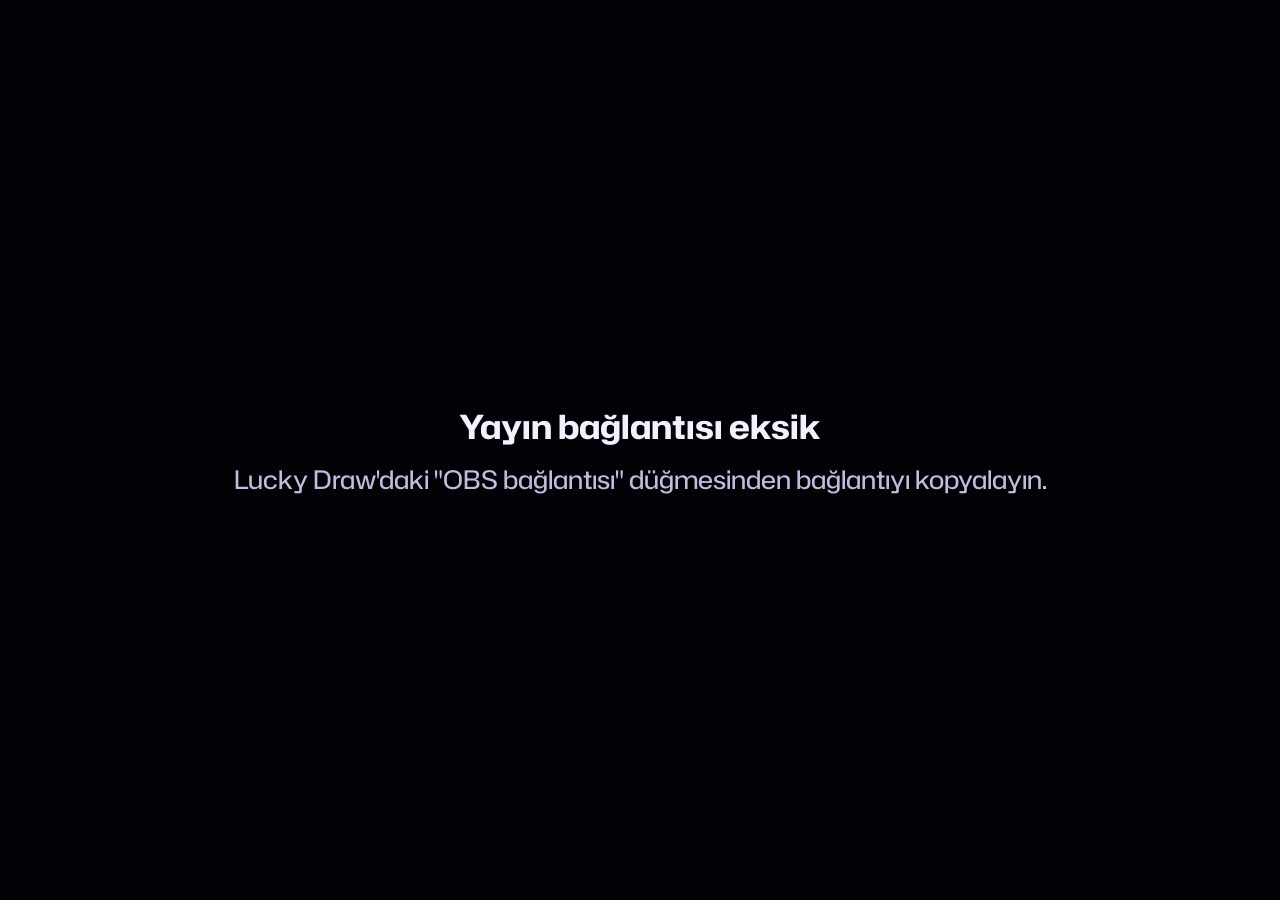
<file: obs.html>
<!doctype html>
<html lang="tr" data-theme="neon">
<head>
<meta charset="utf-8">
<meta name="viewport" content="width=device-width, initial-scale=1, viewport-fit=cover">
<meta http-equiv="Content-Security-Policy" content="default-src 'self'; script-src 'self'; style-src 'self' 'unsafe-inline'; img-src 'self' data: blob: https://dztxldgjwbdsdxilogas.supabase.co; font-src 'self'; connect-src 'self' https://dztxldgjwbdsdxilogas.supabase.co wss://dztxldgjwbdsdxilogas.supabase.co; media-src 'self' data: blob:; object-src 'none'; base-uri 'self'; form-action 'none'; frame-src 'none'">
<meta name="referrer" content="no-referrer">
<meta name="robots" content="noindex, nofollow">
<title>Lucky Draw – Yayın Ekranı</title>
<link rel="icon" href="assets/icons/favicon.svg" type="image/svg+xml">
<link rel="preload" href="assets/fonts/ldhubot-latin.woff2" as="font" type="font/woff2" crossorigin>
<link rel="stylesheet" href="assets/css/app.3625dc8803.css">
<link rel="modulepreload" href="assets/js/c/QCUFFREN.js">
<link rel="modulepreload" href="assets/js/c/DYTCQAEY.js">
<link rel="modulepreload" href="assets/js/c/MKU4A273.js">
<link rel="modulepreload" href="assets/js/c/7N5MS3RO.js">
<link rel="modulepreload" href="assets/js/c/OOU5GEII.js">
<link rel="modulepreload" href="assets/js/c/B2YYUC4N.js">
<link rel="modulepreload" href="assets/js/c/UMHHLPOE.js">
<link rel="modulepreload" href="assets/js/c/JPWMTEHN.js">
<link rel="modulepreload" href="assets/js/c/O6OHSHW5.js">
<link rel="modulepreload" href="assets/js/c/LVD4KHKV.js">
<link rel="modulepreload" href="assets/js/c/DQGWSRDB.js">
<link rel="modulepreload" href="assets/js/c/NMVFWDNL.js">
<script type="module" src="assets/js/obs.UPZVQQCM.js"></script>
</head>
<body class="obs-page">
<div id="obs"></div>
</body>
</html>
</file>
<file: assets/css/app.3625dc8803.css>
@font-face{font-family:LD Hubot;src:url(../fonts/ldhubot-latin.woff2) format("woff2");font-weight:400 900;font-stretch:75% 125%;font-style:normal;font-display:swap;unicode-range:U+0000-002F,U+003A-00FF,U+0131,U+2010-2027,U+2030,U+2039-203A,U+20AC,U+2122,U+2212}@font-face{font-family:LD Hubot;src:url(../fonts/ldhubot-digits.woff2) format("woff2");font-weight:400 900;font-stretch:75% 125%;font-style:normal;font-display:swap;unicode-range:U+0030-0039}@font-face{font-family:LD Hubot;src:url(../fonts/ldhubot-ext.woff2) format("woff2");font-weight:400 900;font-stretch:75% 125%;font-style:normal;font-display:swap;unicode-range:U+0100-0130,U+0132-017F,U+0218-021B,U+1E9E}:root{--f:"LD Hubot","Segoe UI Variable Text","Segoe UI",system-ui,-apple-system,"Helvetica Neue",Arial,sans-serif;--night:#030207;--anth-1:#111017;--anth-2:#1a1922;--anth-3:#25232f;--line:rgba(255,255,255,.08);--line-2:rgba(255,255,255,.14);--ink:#f4f1ff;--ink-2:#c3bcdf;--ink-3:#8d86aa;--violet:#7b2cff;--violet-2:#a779ff;--blue:#2e6bff;--ice:#57d9ff;--pink:#ff2d95;--pink-2:#ff7ac2;--gold:#ffc229;--gold-hi:#ffe58a;--gold-lo:#c77800;--neon:linear-gradient(100deg,#7b2cff 0%,#2e6bff 52%,#ff2d95 100%);--gold-grad:linear-gradient(180deg,#fff4c9 0%,#ffe58a 22%,#ffc229 52%,#e39a00 78%,#ffd25c 100%);--r-lg:26px;--r-md:18px;--r-sm:12px;--ease:cubic-bezier(.2,.8,.2,1);color-scheme:dark}*,*:before,*:after{box-sizing:border-box}html,body{height:100%}body{margin:0;background:var(--night);color:var(--ink);font-family:var(--f);font-size:15px;line-height:1.5;font-weight:450;font-stretch:100%;-webkit-font-smoothing:antialiased;-moz-osx-font-smoothing:grayscale;overflow:hidden;text-rendering:optimizeLegibility}button,input,textarea,select{font:inherit;color:inherit}button{cursor:pointer}svg.i{width:20px;height:20px;flex:none;fill:none;stroke:currentColor;stroke-width:2;stroke-linecap:round;stroke-linejoin:round}.sr-only{position:absolute!important;width:1px;height:1px;padding:0;margin:-1px;overflow:hidden;clip:rect(0 0 0 0);white-space:nowrap;border:0}[hidden]{display:none!important}::selection{background:#7b2cff8c;color:#fff}:focus-visible{outline:3px solid var(--ice);outline-offset:3px}input::placeholder,textarea::placeholder{color:#6f6990}::-webkit-scrollbar{width:10px;height:10px}::-webkit-scrollbar-thumb{background:#ffffff24;border-radius:10px;border:2px solid transparent;background-clip:padding-box}::-webkit-scrollbar-thumb:hover{background-color:#ffffff3d}::-webkit-scrollbar-track{background:transparent}.bg{position:fixed;inset:0;z-index:0;pointer-events:none;overflow:hidden;background:radial-gradient(110% 70% at 50% 115%,#1c1726,#1c172600 62%),radial-gradient(80% 60% at 50% -10%,#15121f,#15121f00 70%),var(--night)}.bg .glow{position:absolute;border-radius:50%;width:70vmax;height:70vmax;opacity:.5;will-change:transform;animation:drift 34s ease-in-out infinite alternate;animation-play-state:paused}.bg .g1{left:-26vmax;top:-34vmax;background:radial-gradient(circle,#7b2cff6b,#7b2cff00 62%)}.bg .g2{right:-30vmax;top:-8vmax;background:radial-gradient(circle,#ff2d954d,#ff2d9500 62%);animation-duration:41s;animation-delay:-12s}.bg .g3{left:18vmax;bottom:-48vmax;background:radial-gradient(circle,#2e6bff57,#2e6bff00 62%);animation-duration:47s;animation-delay:-20s}.bg .grain{position:absolute;inset:-50%;opacity:.05;mix-blend-mode:overlay;background-image:url("data:image/svg+xml;utf8,<svg xmlns='http://www.w3.org/2000/svg' width='220' height='220'><filter id='n'><feTurbulence type='fractalNoise' baseFrequency='.85' numOctaves='2' stitchTiles='stitch'/></filter><rect width='100%' height='100%' filter='url(%23n)'/></svg>")}@keyframes drift{0%{transform:translateZ(0) scale(1)}50%{transform:translate3d(6vmax,4vmax,0) scale(1.08)}to{transform:translate3d(-4vmax,7vmax,0) scale(.96)}}.fx-canvas{position:fixed;inset:0;width:100%;height:100%;pointer-events:none;display:block}#app{position:fixed;inset:0;z-index:2}.screen{position:absolute;inset:0;display:none}.screen.active{display:flex;animation:screen-in .42s var(--ease) both}.scroll-y{overflow-y:auto;overflow-x:hidden;overscroll-behavior:contain}.wrap{width:100%;max-width:1480px;margin:0 auto}.icon-btn{width:42px;height:42px;display:inline-grid;place-items:center;border-radius:12px;border:1px solid transparent;background:transparent;color:var(--ink-2);transition:background-color .2s,color .2s,border-color .2s}.icon-btn:hover{background:#ffffff12;color:var(--ink)}.icon-btn[aria-pressed=true]{color:var(--ice);border-color:#57d9ff59;background:#57d9ff14}.icon-btn.sm{width:34px;height:34px;border-radius:10px}.icon-btn.sm svg.i{width:17px;height:17px}.btn{--h:48px;position:relative;isolation:isolate;overflow:hidden;height:var(--h);padding:0 22px;display:inline-flex;align-items:center;justify-content:center;gap:10px;border-radius:14px;border:1px solid transparent;background:#ffffff0f;color:var(--ink);font-weight:750;font-stretch:104%;font-size:15px;letter-spacing:.01em;line-height:1;white-space:nowrap;user-select:none;-webkit-user-select:none;text-decoration:none;transition:transform .16s var(--ease),box-shadow .25s,background-color .2s,border-color .2s,color .2s,opacity .2s}.btn:active:not(:disabled){transform:translateY(1px) scale(.985)}.btn svg.i{width:19px;height:19px}.btn-primary{background:var(--neon);background-size:140% 100%;background-position:0 0;box-shadow:0 10px 30px -10px #7b2cffbf,inset 0 1px #ffffff47,inset 0 -1px #00000040;transition:transform .16s var(--ease),box-shadow .25s,background-position .5s var(--ease)}.btn-primary:hover{background-position:100% 0;box-shadow:0 14px 40px -10px #ff2d9599,inset 0 1px #ffffff52,inset 0 -1px #00000040}.btn-primary:after,.btn-gold:after{content:"";position:absolute;inset:0;z-index:-1;background:linear-gradient(105deg,transparent 35%,rgba(255,255,255,.38) 50%,transparent 65%);transform:translate(-110%);transition:transform .8s var(--ease)}.btn-primary:hover:after,.btn-gold:hover:after{transform:translate(110%)}.btn-gold{color:#201400;background:linear-gradient(180deg,#ffeca3,#ffc229 46%,#e89d00);box-shadow:inset 0 1px #ffffffb3,inset 0 -2px #8c500059,0 14px 44px -12px #ffaa00bf}.btn-gold:hover{box-shadow:inset 0 1px #ffffffb3,inset 0 -2px #8c500059,0 18px 56px -10px #ffbe28d9}.btn-secondary{background:#ffffff12;border-color:var(--line-2)}.btn-secondary:hover{background:#ffffff1c;border-color:#ffffff38}.btn-ghost{background:transparent;border-color:var(--line-2);color:var(--ink-2)}.btn-ghost:hover{color:var(--ink);background:#ffffff0d}.btn-danger{background:#ff2d9517;border-color:#ff2d9566;color:#ffb6d6}.btn-danger:hover{background:#ff2d952e;color:#fff}.btn-sm{--h:36px;padding:0 13px;font-size:13.5px;border-radius:10px;gap:7px}.btn-sm svg.i{width:16px;height:16px}.btn-lg{--h:56px;font-size:16.5px;padding:0 26px;border-radius:16px}.btn-xl{--h:68px;font-size:19px;padding:0 40px;border-radius:18px;font-weight:850;font-stretch:110%;letter-spacing:.03em}.btn-block{width:100%}.btn:disabled{opacity:.42;cursor:not-allowed}.btn[aria-disabled=true]{opacity:.5;cursor:not-allowed}.btn-gold:disabled,.btn-primary:disabled{box-shadow:none}.panel{position:relative;border-radius:var(--r-lg);background:linear-gradient(180deg,#242130bd,#13121bc7);border:1px solid var(--line);box-shadow:inset 0 1px #ffffff12,0 30px 70px -40px #000000e6;backdrop-filter:blur(18px) saturate(130%);-webkit-backdrop-filter:blur(18px) saturate(130%)}.panel:before{content:"";position:absolute;inset:0;border-radius:inherit;pointer-events:none;background:linear-gradient(125deg,#ffffff12,#fff0 34%)}body.low-fx .panel{backdrop-filter:none;-webkit-backdrop-filter:none;background:linear-gradient(180deg,#201e2b,#15141d)}.field{display:block;margin:0 0 16px}.field>span{display:block;margin:0 0 8px;font-size:13.5px;font-weight:650;color:var(--ink-2)}.input{width:100%;height:52px;padding:0 16px;border-radius:var(--r-sm);border:1px solid var(--line-2);background:#0302078c;color:var(--ink);font-size:17px;font-weight:550;transition:border-color .2s,box-shadow .2s,background-color .2s}.input:hover{border-color:#ffffff38}.input:focus{outline:none;border-color:#a779ffd9;background:#030207bf;box-shadow:0 0 0 4px #7b2cff38,0 0 26px -6px #7b2cffb3}.input.invalid{border-color:#ff2d95d9;box-shadow:0 0 0 4px #ff2d9529}.input.num{font-variant-numeric:tabular-nums}textarea.input{height:auto;min-height:220px;padding:14px 16px;line-height:1.55;font-size:15.5px;resize:vertical}.field-error{min-height:20px;margin:7px 0 0;font-size:13.5px;line-height:1.35;color:#ff9ccb}.hint{margin:12px 0 0;font-size:13px;line-height:1.45;color:var(--ink-3)}kbd{display:inline-block;min-width:22px;padding:1px 6px;border-radius:6px;border:1px solid var(--line-2);border-bottom-width:2px;background:#ffffff0d;font:inherit;font-size:12px;font-weight:700;text-align:center;color:var(--ink)}.switch{display:inline-flex;align-items:center;gap:10px;font-size:14px;font-weight:600;color:var(--ink-2);cursor:pointer;-webkit-user-select:none;user-select:none}.switch input{position:absolute;opacity:0;width:1px;height:1px}.switch .tog{position:relative;width:42px;height:24px;flex:none;border-radius:24px;background:#ffffff24;transition:background-color .2s}.switch .tog:after{content:"";position:absolute;top:3px;left:3px;width:18px;height:18px;border-radius:50%;background:#fff;box-shadow:0 2px 6px #0006;transition:transform .22s var(--ease)}.switch input:checked+.tog{background:linear-gradient(90deg,var(--violet),var(--pink))}.switch input:checked+.tog:after{transform:translate(18px)}.switch input:focus-visible+.tog{outline:3px solid var(--ice);outline-offset:2px}.switch:hover{color:var(--ink)}.check{display:flex;align-items:flex-start;gap:12px;padding:14px 16px;border-radius:14px;border:1px solid var(--line);background:#ffffff08;cursor:pointer;font-size:14.5px;color:var(--ink-2)}.check input{width:20px;height:20px;margin:1px 0 0;flex:none;accent-color:var(--violet)}.check b{color:var(--ink);font-weight:700}.stats{display:grid;grid-template-columns:repeat(3,minmax(0,1fr));gap:14px}.stat{padding:16px 22px 18px;border-radius:22px;min-width:0}.stat-label{display:block;font-size:12.5px;font-weight:750;letter-spacing:.05em;color:var(--ink-3)}.stat-value{display:block;margin-top:4px;font-size:clamp(32px,3.1vw,52px);font-weight:850;font-stretch:115%;line-height:1.05;font-variant-numeric:tabular-nums;white-space:nowrap;overflow:hidden;text-overflow:ellipsis}.stat-tickets .stat-value{color:var(--gold)}.stat-name .stat-value{font-size:clamp(18px,1.55vw,26px);font-stretch:100%;line-height:1.25;white-space:normal;display:-webkit-box;-webkit-line-clamp:2;-webkit-box-orient:vertical;overflow-wrap:anywhere;margin-top:8px}.stat-sub{display:block;margin-top:4px;min-height:19px;font-size:13px;color:var(--ink-2)}.toolbar{display:flex;align-items:center;gap:12px;flex-wrap:wrap;padding:0 10px 12px}.search{position:relative;flex:1;min-width:200px;max-width:420px}.search svg.i{position:absolute;left:13px;top:50%;transform:translateY(-50%);color:var(--ink-3);width:18px;height:18px;pointer-events:none}.search .input{height:42px;padding-left:40px;padding-right:38px;font-size:15px}.search .clear{position:absolute;right:4px;top:50%;transform:translateY(-50%)}.toolbar .spacer{flex:1}.ptable{--cols:52px minmax(0,1fr) 128px 120px 196px;flex:1;min-height:0;display:flex;flex-direction:column;border-top:1px solid var(--line)}.ptable.no-odds{--cols:52px minmax(0,1fr) 128px 196px}.ptable.no-odds .c-odds{display:none}.th-row,.tr{display:grid;grid-template-columns:var(--cols);align-items:center;column-gap:12px;padding:0 14px}.th-row{height:44px;font-size:12.5px;font-weight:750;color:var(--ink-3);border-bottom:1px solid var(--line)}.th{display:inline-flex;align-items:center;gap:6px;padding:0;border:0;background:none;color:inherit;font:inherit;text-align:left;min-width:0}button.th:hover{color:var(--ink)}.th .sort{width:12px;height:12px;opacity:.35}.th[aria-sort=ascending] .sort,.th[aria-sort=descending] .sort{opacity:1;color:var(--ice)}.th[aria-sort=descending] .sort{transform:rotate(180deg)}.c-num{justify-content:flex-end;text-align:right}.c-act{justify-content:flex-end;display:flex;gap:6px}.vlist{position:relative;overflow-y:auto;overflow-x:hidden;overscroll-behavior:contain}.vl-sizer{position:relative;flex:none;width:100%}.vl-win{position:absolute;left:0;right:0;top:0;will-change:transform}.ptable .vlist{flex:1 1 0px;min-height:280px}.tr{height:58px;border-bottom:1px solid rgba(255,255,255,.05);border-radius:12px;transition:background-color .2s}.tr:hover{background:#ffffff09}.tr .c-idx{color:var(--ink-3);font-size:13.5px;font-variant-numeric:tabular-nums}.tr .c-name{display:flex;align-items:center;gap:10px;min-width:0;font-size:16.5px;font-weight:650}.tr .c-name .nm{overflow:hidden;text-overflow:ellipsis;white-space:nowrap;flex:0 1 auto;min-width:4ch}.tr .c-tk{font-size:17px;font-weight:800;font-stretch:108%;color:var(--gold);font-variant-numeric:tabular-nums;display:flex;justify-content:flex-end}.tr .c-odds{display:flex;flex-direction:column;align-items:flex-end;gap:4px;font-size:14px;font-weight:650;color:var(--ink-2);font-variant-numeric:tabular-nums}.tr .c-odds .bar{width:72px;height:3px;border-radius:3px;background:#ffffff14;overflow:hidden}.tr .c-odds .bar i{display:block;height:100%;background:linear-gradient(90deg,var(--violet-2),var(--pink));border-radius:3px}.tr.is-new{animation:row-flash 1.4s ease-out}@keyframes row-flash{0%,20%{background:#ffc22933}to{background:transparent}}.tr.is-out .nm,.tr.is-out .c-tk{opacity:.5}.tr.editing{background:#7b2cff1a;box-shadow:inset 0 0 0 1px #a779ff73}.tr .input{height:40px;font-size:15.5px;padding:0 12px}.tr .c-tk .input{text-align:right;font-weight:750}.chip-win{flex:none;display:inline-flex;align-items:center;gap:5px;height:22px;padding:0 9px;border-radius:22px;font-size:11.5px;font-weight:750;color:#2a1a00;background:var(--gold-grad)}.chip-win svg.i{width:13px;height:13px;stroke-width:2.4}.chip-out{flex:none;height:22px;padding:0 9px;display:inline-flex;align-items:center;border-radius:22px;font-size:11.5px;font-weight:700;color:var(--ink-2);border:1px solid var(--line-2)}.empty{display:flex;flex-direction:column;align-items:center;justify-content:center;gap:10px;padding:48px 24px;text-align:center;color:var(--ink-2)}.empty .ticket-art{width:120px;height:70px;opacity:.9}.empty b{color:var(--ink);font-size:17px;font-weight:750}.empty p{margin:0;max-width:440px;font-size:14.5px}.list-foot{display:flex;justify-content:space-between;gap:10px;padding:10px 14px 4px;font-size:13px;color:var(--ink-3)}.modal-layer{position:fixed;inset:0;z-index:60;display:grid;place-items:center;padding:20px;background:#020106b8;backdrop-filter:blur(6px);-webkit-backdrop-filter:blur(6px);animation:fade-in .2s ease-out}.modal{position:relative;width:min(560px,100%);max-height:calc(100vh - 40px);display:flex;flex-direction:column;border-radius:24px;background:linear-gradient(180deg,#22202d,#16151e);border:1px solid var(--line-2);box-shadow:0 40px 100px -30px #000000f2,0 0 0 1px #0006;animation:modal-in .28s var(--ease)}.modal.wide{width:min(820px,100%)}@keyframes modal-in{0%{opacity:0;transform:translateY(14px) scale(.97)}to{opacity:1;transform:none}}.modal-head{display:flex;align-items:center;justify-content:space-between;gap:12px;padding:20px 22px 6px}.modal-head h2{margin:0;font-size:20px;font-weight:850;font-stretch:108%;line-height:1.25}.modal-body{padding:10px 22px 4px;overflow:auto;color:var(--ink-2);font-size:15px}.modal-body p{margin:0 0 12px}.modal-body strong{color:var(--ink);font-weight:750}.modal-foot{display:flex;justify-content:flex-end;gap:10px;padding:16px 22px 20px;flex-wrap:wrap}.help h3{margin:22px 0 8px;font-size:16px;font-weight:800;color:var(--ink)}.help h3:first-child{margin-top:4px}.help .quote{margin:4px 0 14px;padding:14px 18px;border-radius:14px;border:1px solid rgba(255,194,41,.3);background:#ffc2290f;color:var(--gold-hi);font-size:16.5px;font-weight:650;line-height:1.5}.help ul{margin:0 0 6px;padding-left:20px}.help li{margin:0 0 6px}.help table{width:100%;border-collapse:collapse;margin:6px 0 8px;font-size:14.5px}.help th,.help td{padding:8px 10px;border-bottom:1px solid var(--line);text-align:left}.help th{color:var(--ink-3);font-weight:700;font-size:12.5px}.help td.n{text-align:right;font-variant-numeric:tabular-nums}.help .formula{display:inline-block;padding:4px 10px;border-radius:8px;background:#ffffff0f;color:var(--ink);font-weight:700}.keys{display:grid;grid-template-columns:auto 1fr;gap:8px 14px;align-items:center;margin:4px 0}.bulk-file{display:flex;align-items:center;gap:12px;flex-wrap:wrap;margin:12px 0 4px}.bulk-file .fname{font-size:13.5px;color:var(--ink-3)}.bulk-opts{margin:10px 0 0}.bulk-sum{margin:14px 0 0;padding:12px 14px;border-radius:12px;background:#ffffff0a;border:1px solid var(--line);font-size:14px;color:var(--ink-2)}.bulk-sum .ok{color:#8ff0c2;font-weight:700}.bulk-sum .bad{color:#ff9ccb;font-weight:700}.bulk-bad{margin:10px 0 0;max-height:150px;overflow:auto;font-size:13.5px;color:#ffc2de}.bulk-bad li{margin:0 0 4px}.bulk-bad code{font:inherit;color:#fff;background:#ff2d9524;padding:0 5px;border-radius:5px}.dropping textarea{border-color:var(--ice)!important;box-shadow:0 0 0 4px #57d9ff33!important}.toasts{position:fixed;left:50%;bottom:22px;z-index:70;transform:translate(-50%);display:flex;flex-direction:column-reverse;align-items:center;gap:8px;pointer-events:none;width:min(560px,calc(100vw - 24px))}.toast{pointer-events:auto;display:flex;align-items:flex-start;gap:10px;max-width:100%;padding:12px 16px;border-radius:14px;background:#181622f5;border:1px solid var(--line-2);box-shadow:0 18px 50px -14px #000000e6;font-size:14.5px;line-height:1.4;color:var(--ink);animation:toast-in .3s var(--ease)}.toast svg.i{width:18px;height:18px;margin-top:1px}.toast.success svg.i{color:#7ef0b8}.toast.info svg.i{color:var(--ice)}.toast.warn{border-color:#ffc22973}.toast.warn svg.i{color:var(--gold)}.toast.error{border-color:#ff2d958c}.toast.error svg.i{color:var(--pink-2)}.toast.out{animation:toast-out .25s ease-in forwards}@keyframes toast-in{0%{opacity:0;transform:translateY(10px) scale(.98)}to{opacity:1;transform:none}}@keyframes toast-out{to{opacity:0;transform:translateY(8px)}}.has-frame{position:relative;--u: calc(var(--s, 40px) / 100)}.has-frame:before{content:"";position:absolute;inset:calc(var(--s, 40px) * -.11);border-radius:50%;padding:max(2.5px,calc(var(--s, 40px) * .085));background:var(--frm);-webkit-mask:linear-gradient(#000 0 0) content-box,linear-gradient(#000 0 0);-webkit-mask-composite:xor;mask:linear-gradient(#000 0 0) content-box exclude,linear-gradient(#000 0 0);pointer-events:none;z-index:3;filter:drop-shadow(0 0 var(--frg-r, 0) var(--frg, transparent))}.has-frame:after{position:absolute;pointer-events:none}.fr-bronz{--frm: conic-gradient(from 0deg, #5a2f0e, #c47a3c 8%, #ffd2a1 13%, #9a5a24 19%, #5a2f0e 28%, #b8743a 38%, #ffe0b8 44%, #8c4f1d 52%, #5a2f0e 62%, #c98544 72%, #f7c18a 80%, #7a4318 90%, #5a2f0e);--frg: rgba(214, 140, 70, .5);--frg-r: 3px}.fr-bronz:before{animation:fr-spin 9s linear infinite}.fr-bronz:after{content:"";inset:calc(var(--s, 40px) * -.11);border-radius:50%;--r: calc(var(--u) * 2.4);background:radial-gradient(circle at 50% 3.6%,#ffe6c6 0 calc(var(--r) * .55),#5a2f0e var(--r),transparent calc(var(--r) * 1.2)),radial-gradient(circle at 96.4% 50%,#ffe6c6 0 calc(var(--r) * .55),#5a2f0e var(--r),transparent calc(var(--r) * 1.2)),radial-gradient(circle at 50% 96.4%,#ffe6c6 0 calc(var(--r) * .55),#5a2f0e var(--r),transparent calc(var(--r) * 1.2)),radial-gradient(circle at 3.6% 50%,#ffe6c6 0 calc(var(--r) * .55),#5a2f0e var(--r),transparent calc(var(--r) * 1.2));z-index:4}.fr-gumus{--frm: conic-gradient(from 0deg, #59626d, #e9eef3 7%, #8c96a2 13%, #ffffff 19%, #6b7581 27%, #c9d1da 38%, #ffffff 45%, #77818d 53%, #59626d 62%, #dfe6ec 72%, #ffffff 78%, #8c96a2 86%, #59626d);--frg: rgba(235, 242, 250, .6);--frg-r: 4px}.fr-gumus:before{animation:fr-spin 7s linear infinite}.fr-gumus:after{content:"";right:calc(var(--s, 40px) * -.2);top:calc(var(--s, 40px) * -.18);width:calc(var(--s, 40px) * .38);height:calc(var(--s, 40px) * .38);min-width:9px;min-height:9px;background:radial-gradient(circle,#fff 0 18%,#e6f0ff 40%,#c9d6e6);clip-path:polygon(50% 0,59% 41%,100% 50%,59% 59%,50% 100%,41% 59%,0 50%,41% 41%);animation:fr-glint 3.2s ease-in-out infinite;z-index:5}.fr-altin{--frm: conic-gradient(from 0deg, #8a5d00, #ffe58a 7%, #c8900e 13%, #fff8d6 18%, #9c6b05 26%, #ffd95a 36%, #b07a08 45%, #fff2b0 54%, #8a5d00 63%, #ffcf40 74%, #c8900e 83%, #fff6cc 92%, #8a5d00);--frg: rgba(255, 196, 46, .8);--frg-r: 6px}.fr-altin:before{animation:fr-spin 6s linear infinite}.fr-altin:after{content:"";inset:calc(var(--s, 40px) * -.22);border-radius:50%;--r: calc(var(--u) * 2.2);background:radial-gradient(circle at 16% 18%,#fff 0 calc(var(--r) * .5),rgba(255,230,140,.7) calc(var(--r) * .8),transparent calc(var(--r) * 1.4)),radial-gradient(circle at 86% 22%,#fff6c0 0 calc(var(--r) * .6),transparent calc(var(--r) * 1.3)),radial-gradient(circle at 82% 86%,#fff 0 calc(var(--r) * .45),transparent calc(var(--r) * 1.1)),radial-gradient(circle at 9% 70%,#ffe58a 0 calc(var(--r) * .5),transparent calc(var(--r) * 1.2)),radial-gradient(circle at 50% 2%,#fff 0 calc(var(--r) * .4),transparent calc(var(--r) * 1));animation:fr-twinkle 2.2s ease-in-out infinite;z-index:4}.fr-neon{--frm: conic-gradient(from 0deg, #ff2bd6, #ff8ef0 12%, #00f0ff 25%, #9ffcff 37%, #ff2bd6 50%, #ff8ef0 62%, #00f0ff 75%, #9ffcff 87%, #ff2bd6);--frg: rgba(255, 43, 214, .95);--frg-r: 8px}.fr-neon:before{animation:fr-spin 4s linear infinite,fr-flicker 3.4s steps(1) infinite}.fr-neon:after{content:"";inset:calc(var(--s, 40px) * -.2);border-radius:50%;border:max(1px,calc(var(--u) * 2.2)) solid #7ffcff;box-shadow:0 0 calc(var(--u) * 7) #00f0ffe6,inset 0 0 calc(var(--u) * 5) #00f0ffb3;animation:fr-tube 2.6s ease-in-out infinite;z-index:2}.fr-ates{--frm: conic-gradient(from 0deg, #ff2d00, #ffb000, #ff5a00, #ffe066, #ff3d00, #ff9a00, #ff2d00);--frg: rgba(255, 110, 0, .95);--frg-r: 9px}.fr-ates:before{animation:fr-spin 2.6s linear infinite}.fr-ates:after{content:"";inset:calc(var(--s, 40px) * -.3);border-radius:50%;background:repeating-conic-gradient(from 0deg,#ff460000,#ff7800f2 8deg,#ffec8cf2 11deg,#ff3c0000 19deg);-webkit-mask:radial-gradient(circle closest-side,transparent 0 70%,#000 76%,rgba(0,0,0,.6) 88%,transparent 100%);mask:radial-gradient(circle closest-side,transparent 0 70%,#000 76%,rgba(0,0,0,.6) 88%,transparent 100%);animation:fr-spin 7s linear infinite reverse,fr-blaze .32s ease-in-out infinite alternate;z-index:2}.fr-buz{--frm: conic-gradient(from 0deg, #ffffff, #bfeaff 5%, #ffffff 8%, #8fd3ff 13%, #e6f9ff 17%, #ffffff 21%, #a6dcff 27%, #ffffff 31%, #d6f3ff 37%, #7cc6f2 42%, #ffffff 47%, #c8efff 54%, #ffffff 58%, #93d6ff 64%, #e9fbff 70%, #ffffff 75%, #a9e2ff 82%, #ffffff 88%, #c3ecff 94%, #ffffff);--frg: rgba(170, 228, 255, .85);--frg-r: 5px}.fr-buz:before{animation:fr-spin 24s linear infinite}.fr-buz:after{content:"";inset:calc(var(--s, 40px) * -.3) calc(var(--s, 40px) * -.18) calc(var(--s, 40px) * -.16);--r: calc(var(--u) * 1.6);background:url("data:image/svg+xml,%3Csvg xmlns='http://www.w3.org/2000/svg' viewBox='-12 -12 24 24'%3E%3Cg stroke='%23ffffff' stroke-width='1.8' stroke-linecap='round' fill='none'%3E%3Cpath d='M0-10V10M-8.7-5L8.7 5M-8.7 5L8.7-5'/%3E%3Cpath d='M-2.5-7.5L0-5L2.5-7.5M-2.5 7.5L0 5L2.5 7.5M-7.7-1.3L-5-0.3L-5.2-3.4M7.7 1.3L5 0.3L5.2 3.4M-7.7 1.3L-5 0.3L-5.2 3.4M7.7-1.3L5-0.3L5.2-3.4'/%3E%3C/g%3E%3C/svg%3E") 50% 0 / calc(var(--s, 40px) * .3) no-repeat,radial-gradient(circle at 12% 30%,#fff 0 var(--r),transparent calc(var(--r) * 1.6)),radial-gradient(circle at 90% 34%,#dff6ff 0 var(--r),transparent calc(var(--r) * 1.6)),radial-gradient(circle at 76% 92%,#fff 0 calc(var(--r) * .8),transparent calc(var(--r) * 1.4)),radial-gradient(circle at 16% 84%,#c9efff 0 calc(var(--r) * .8),transparent calc(var(--r) * 1.4));filter:drop-shadow(0 0 calc(var(--u) * 2) rgba(150,220,255,.9));animation:fr-twinkle 2.8s ease-in-out infinite;z-index:5}.fr-kraliyet{--frm: conic-gradient(from 200deg, #4a1680, #ffd54f, #7d2fbf, #fff0b8, #5b1a8f, #ffc93d, #4a1680);--frg: rgba(200, 120, 255, .6);--frg-r: 6px}.fr-kraliyet:after{content:"";left:50%;top:calc(var(--s, 40px) * -.3);width:calc(var(--s, 40px) * .46);height:calc(var(--s, 40px) * .27);min-width:12px;min-height:7px;transform:translate(-50%);background:linear-gradient(180deg,#fff3c4,#ffc93d 55%,#c48a00);clip-path:polygon(0 100%,0 30%,22% 62%,50% 0,78% 62%,100% 30%,100% 100%);filter:drop-shadow(0 1px 1px rgba(0,0,0,.45));z-index:5}.fr-zumrut{--frm: conic-gradient(from 0deg, #0b5d38, #45e897 5%, #0e7a49 10%, #e8c66a 11.5% 13%, #0b5d38 14.5%, #6af5b2 20%, #0e7a49 25%, #e8c66a 26.5% 28%, #0b5d38 29.5%, #3fe08f 35%, #0e7a49 40%, #e8c66a 41.5% 43%, #0b5d38 44.5%, #6af5b2 50%, #0e7a49 55%, #e8c66a 56.5% 58%, #0b5d38 59.5%, #45e897 65%, #0e7a49 70%, #e8c66a 71.5% 73%, #0b5d38 74.5%, #6af5b2 80%, #0e7a49 85%, #e8c66a 86.5% 88%, #0b5d38 89.5%, #45e897 95%, #0b5d38);--frg: rgba(40, 230, 140, .7);--frg-r: 6px}.fr-zumrut:before{animation:fr-spin 14s linear infinite}.fr-zumrut:after{content:"";left:50%;top:calc(var(--s, 40px) * -.25);width:calc(var(--s, 40px) * .28);height:calc(var(--s, 40px) * .28);min-width:9px;min-height:9px;transform:translate(-50%) rotate(45deg);border-radius:18%;background:linear-gradient(135deg,#d6ffe9,#5cf0a8 22%,#10a862 48%,#054a2c);box-shadow:0 0 0 max(1px,calc(var(--u) * 2.2)) #e8c66a,0 0 calc(var(--u) * 8) #3cffa0d9;animation:fr-gem 2.4s ease-in-out infinite;z-index:5}.fr-yildirim{--frm: conic-gradient(from 0deg, #1d0a5e, #6a4cff 6%, #ffffff 8%, #3b1fb0 11%, #1d0a5e 18%, #00c2ff 26%, #ffffff 28%, #4a2bd6 31%, #1d0a5e 40%, #8f6bff 52%, #e8e0ff 54%, #3b1fb0 57%, #1d0a5e 66%, #00b4ff 76%, #ffffff 78%, #3b1fb0 81%, #1d0a5e 90%, #7b5cff 96%, #1d0a5e);--frg: rgba(130, 100, 255, .95);--frg-r: 8px}.fr-yildirim:before{animation:fr-zap 1.1s steps(1) infinite}.fr-yildirim:after{content:"";inset:calc(var(--s, 40px) * -.25);background:url("data:image/svg+xml,%3Csvg xmlns='http://www.w3.org/2000/svg' viewBox='0 0 100 100'%3E%3Cg fill='%23fff8b0' stroke='%237b5cff' stroke-width='1.2' stroke-linejoin='round'%3E%3Cpath d='M74 2 L86 2 L79 12 L88 12 L70 30 L75 17 L67 17 Z'/%3E%3Cpath d='M8 60 L18 58 L14 67 L22 66 L6 84 L10 71 L3 72 Z'/%3E%3Cpath d='M70 80 L80 82 L74 89 L82 90 L64 100 L69 91 L62 90 Z'/%3E%3C/g%3E%3C/svg%3E") center / 100% 100% no-repeat;filter:drop-shadow(0 0 calc(var(--u) * 3) rgba(160,140,255,.95));animation:fr-bolts 1.6s steps(1) infinite;z-index:5}.fr-rgb{--frm: conic-gradient(from 0deg, #ff0040, #ff8a00, #ffe600, #2bff00, #00f0ff, #0066ff, #b100ff, #ff0040);--frg: transparent;--frg-r: 0px}.fr-rgb:before{animation:fr-spin 2.2s linear infinite}.fr-rgb:after{content:"";inset:calc(var(--s, 40px) * -.17);border-radius:50%;background:var(--frm);-webkit-mask:radial-gradient(circle closest-side,transparent 0 68%,#000 80%,transparent 100%);mask:radial-gradient(circle closest-side,transparent 0 68%,#000 80%,transparent 100%);filter:blur(calc(var(--u) * 5));opacity:.9;animation:fr-spin 2.2s linear infinite;z-index:2}.fr-galaksi{--frm: conic-gradient(from 0deg, #0b0630, #3a1c8f 8%, #ff4fd8 14%, #2a1080 22%, #0b0630 32%, #00c8ff 44%, #3a1c8f 52%, #120840 62%, #9b5cff 72%, #0b0630 82%, #ff7ae0 91%, #0b0630);--frg: rgba(150, 90, 255, .8);--frg-r: 7px}.fr-galaksi:before{animation:fr-spin 14s linear infinite}.fr-galaksi:after{content:"";inset:calc(var(--s, 40px) * -.24);border-radius:50%;--r: calc(var(--u) * 1.7);background:radial-gradient(circle at 50% 3%,#fff 0 var(--r),transparent calc(var(--r) * 1.8)),radial-gradient(circle at 93% 32%,#ffd6ff 0 calc(var(--r) * .8),transparent calc(var(--r) * 1.6)),radial-gradient(circle at 80% 90%,#b8ecff 0 var(--r),transparent calc(var(--r) * 1.8)),radial-gradient(circle at 6% 64%,#fff 0 calc(var(--r) * .7),transparent calc(var(--r) * 1.4)),radial-gradient(circle at 18% 12%,#e2c8ff 0 calc(var(--r) * .6),transparent calc(var(--r) * 1.3)),radial-gradient(circle at 34% 97%,#fff 0 calc(var(--r) * .6),transparent calc(var(--r) * 1.3)),radial-gradient(circle at 97% 62%,#fff 0 calc(var(--r) * .5),transparent calc(var(--r) * 1.2));filter:drop-shadow(0 0 calc(var(--u) * 2) rgba(200,160,255,.9));animation:fr-spin 10s linear infinite reverse;z-index:4}.fr-elmas{--frm: conic-gradient(from 0deg, #ffffff, #cfe9ff 3%, #ffffff 6%, #9fb7c9 8%, #ffffff 11%, #ead9ff 14%, #ffffff 17%, #b9f3ff 20%, #8ea3b5 22%, #ffffff 25%, #fff2c9 28%, #ffffff 31%, #a7bccd 33%, #ffffff 36%, #d8f6ff 39%, #ffffff 42%, #93a8ba 44%, #ffffff 47%, #f2dcff 50%, #ffffff 53%, #b9f3ff 56%, #8ea3b5 58%, #ffffff 61%, #ffe9c4 64%, #ffffff 67%, #9fb7c9 69%, #ffffff 72%, #cfe9ff 75%, #ffffff 78%, #93a8ba 80%, #ffffff 83%, #ead9ff 86%, #ffffff 89%, #b9f3ff 92%, #8ea3b5 94%, #ffffff);--frg: rgba(210, 240, 255, .95);--frg-r: 6px}.fr-elmas:before{animation:fr-spin 5s linear infinite}.fr-elmas:after{content:"";left:50%;top:calc(var(--s, 40px) * -.3);width:calc(var(--s, 40px) * .36);height:calc(var(--s, 40px) * .27);min-width:12px;min-height:9px;transform:translate(-50%);background:linear-gradient(115deg,#fff,#bdefff 18%,#fff,#ffd8f6 42%,#fff 52%,#c7f7ff,#fff3c4,#fff 88%) 0 0 / 300% 100%;clip-path:polygon(22% 0,78% 0,100% 34%,50% 100%,0 34%);animation:fr-prism 2.6s linear infinite;z-index:5}.fr-sarikirmizi{--frm: linear-gradient(135deg, rgba(255, 255, 255, .4), rgba(255, 255, 255, 0) 38%), repeating-conic-gradient(from 0deg, #ffc400 0 41deg, #fff1b0 41deg 45deg, #c8102e 45deg 86deg, #ffd27a 86deg 90deg);--frg: rgba(255, 120, 20, .75);--frg-r: 6px}.fr-sarikirmizi:before{animation:fr-spin 10s linear infinite}.fr-sarikirmizi:after{content:"";left:50%;top:calc(var(--s, 40px) * -.29);width:calc(var(--s, 40px) * .3);height:calc(var(--s, 40px) * .3);min-width:11px;min-height:11px;transform:translate(-50%);background:radial-gradient(circle at 42% 38%,#fffbe0 0 12%,#ffd23a 40%,#e8a200 64%,#c8102e);clip-path:polygon(50% 0,61.8% 34.5%,98% 35.4%,69.1% 57.3%,79.4% 91.5%,50% 70.9%,20.6% 91.5%,30.9% 57.3%,2% 35.4%,38.2% 34.5%);animation:fr-gem 2s ease-in-out infinite,fr-starpulse 2s ease-in-out infinite;z-index:5}.fr-sarilacivert{--frm: repeating-conic-gradient(from 0deg, #ffd500 0 13deg, #fff0a0 13deg 15deg, #0b1f5e 15deg 28deg, #3a5bb8 28deg 30deg);--frg: rgba(255, 213, 0, .6);--frg-r: 5px}.fr-sarilacivert:before{animation:fr-spin 16s linear infinite}.fr-sarilacivert:after{content:"";inset:calc(var(--s, 40px) * -.11);border-radius:50%;padding:max(2.5px,calc(var(--s, 40px) * .085));background:conic-gradient(from 0deg,transparent 0 66%,rgba(255,255,255,.05) 72%,rgba(255,255,255,.95) 80%,rgba(255,246,190,.6) 83%,transparent 90%);-webkit-mask:linear-gradient(#000 0 0) content-box,linear-gradient(#000 0 0);-webkit-mask-composite:xor;mask:linear-gradient(#000 0 0) content-box exclude,linear-gradient(#000 0 0);filter:drop-shadow(0 0 calc(var(--u) * 4) rgba(255,230,120,.95));animation:fr-spin 2.4s linear infinite;z-index:4}.fr-siyahbeyaz{--frm: radial-gradient(circle closest-side, transparent 0 86%, rgba(222, 228, 236, .95) 86% 89.5%, transparent 89.5% 96.5%, rgba(210, 216, 226, .95) 96.5%), repeating-conic-gradient(from 0deg, #0c0c0e 0 9deg, #f5f5f5 9deg 18deg);--frg: rgba(230, 236, 245, .7);--frg-r: 5px}.fr-siyahbeyaz:before{animation:fr-spin 22s linear infinite}.fr-siyahbeyaz:after{content:"";inset:calc(var(--s, 40px) * -.24);border-radius:50%;--r: calc(var(--u) * 1.9);background:radial-gradient(circle at 50% 3%,#fff 0 calc(var(--r) * .7),transparent calc(var(--r) * 1.6)),radial-gradient(circle at 92% 30%,#e9eef5 0 calc(var(--r) * .6),transparent calc(var(--r) * 1.4)),radial-gradient(circle at 84% 88%,#fff 0 calc(var(--r) * .7),transparent calc(var(--r) * 1.6)),radial-gradient(circle at 10% 76%,#dfe5ee 0 calc(var(--r) * .6),transparent calc(var(--r) * 1.4)),radial-gradient(circle at 14% 16%,#fff 0 calc(var(--r) * .5),transparent calc(var(--r) * 1.2));filter:drop-shadow(0 0 calc(var(--u) * 2.5) rgba(255,255,255,.95));animation:fr-spin 12s linear infinite reverse,fr-twinkle 1.8s ease-in-out infinite;z-index:4}@media(prefers-reduced-motion:reduce){.has-frame:before,.has-frame:after{animation:none!important}}.pbg{position:absolute;inset:0;z-index:-1;overflow:hidden;border-radius:inherit;background:#05060c;contain:paint}.pbg>span{position:absolute;display:block;pointer-events:none}.pbg .pt{inset:0}.pbg .pt i{position:absolute;display:block;border-radius:50%}.pbg:after{content:"";position:absolute;inset:0;pointer-events:none;background:linear-gradient(90deg,#00000080,#0000001f 55%,#00000047)}.pbg-aurora{background:linear-gradient(180deg,#01030d,#04112a 48%,#0a2346 78%,#0d2c4f)}.pbg-aurora .l3{inset:0;opacity:.9;background-image:radial-gradient(1.2px 1.2px at 10% 20%,#fff,transparent),radial-gradient(1px 1px at 28% 8%,#cfe8ff,transparent),radial-gradient(1.5px 1.5px at 46% 26%,#fff,transparent),radial-gradient(1px 1px at 62% 12%,#fff,transparent),radial-gradient(1.3px 1.3px at 78% 30%,#e1f0ff,transparent),radial-gradient(1px 1px at 92% 10%,#fff,transparent),radial-gradient(1px 1px at 18% 42%,#fff,transparent),radial-gradient(1.2px 1.2px at 86% 48%,#fff,transparent),radial-gradient(1px 1px at 54% 44%,#bfe0ff,transparent);background-size:360px 220px;animation:pbg-twinkle 4s ease-in-out infinite alternate}.pbg-aurora .l1,.pbg-aurora .l2{left:-30%;width:160%;top:-10%;height:85%;mix-blend-mode:screen;filter:blur(26px);will-change:transform;border-radius:50%}.pbg-aurora .l1{background:linear-gradient(100deg,transparent 8%,rgba(35,255,176,.9) 26%,rgba(26,212,255,.75) 44%,transparent 58%,rgba(120,255,190,.7) 72%,transparent 88%);transform-origin:50% 0;animation:pbg-curtain 11s ease-in-out infinite alternate;opacity:.85}.pbg-aurora .l2{top:0;height:75%;background:linear-gradient(80deg,transparent 20%,rgba(166,91,255,.8) 36%,rgba(255,92,200,.55) 48%,transparent 60%,rgba(70,160,255,.7) 76%,transparent 92%);transform-origin:50% 0;animation:pbg-curtain2 15s ease-in-out infinite alternate;opacity:.7}.pbg-aurora .l4{left:0;right:0;bottom:0;height:34%;background:linear-gradient(180deg,#0b1830,#02060f);clip-path:polygon(0 62%,8% 40%,15% 55%,24% 22%,33% 48%,41% 30%,50% 58%,58% 34%,66% 52%,75% 14%,84% 44%,92% 28%,100% 46%,100% 100%,0 100%)}.pbg-aurora .pt i{width:2px;height:2px;background:#fff;box-shadow:0 0 6px 1px #a0ffdce6;opacity:0;animation:pbg-sparkle 5s ease-in-out infinite}.pbg-galaksi{background:radial-gradient(ellipse at 72% 42%,#2a0b4d,#0d0428 42%,#02010a)}.pbg-galaksi .l1{left:72%;top:42%;width:140vmax;height:140vmax;max-width:1500px;max-height:1500px;margin:-750px 0 0 -750px;border-radius:50%;background:repeating-conic-gradient(from 0deg,#ff4fd800,#ff4fd88c 22deg,#6a3cff73 40deg,#00c8ff4d 52deg,#00c8ff00 72deg,#0000 90deg);-webkit-mask:radial-gradient(circle,#000 0,rgba(0,0,0,.8) 8%,rgba(0,0,0,.25) 22%,transparent 34%);mask:radial-gradient(circle,#000 0,rgba(0,0,0,.8) 8%,rgba(0,0,0,.25) 22%,transparent 34%);filter:blur(18px);animation:pbg-spin 70s linear infinite;will-change:transform}@media(max-width:1400px){.pbg-galaksi .l1{width:1500px;height:1500px}}.pbg-galaksi .l2{left:72%;top:42%;width:220px;height:220px;margin:-110px 0 0 -110px;border-radius:50%;background:radial-gradient(circle,#fff 0,#ffe6ff 7%,rgba(255,140,240,.65) 18%,rgba(140,90,255,.25) 40%,transparent 68%);animation:pbg-core 4s ease-in-out infinite alternate}.pbg-galaksi .l3{inset:0;background-image:radial-gradient(1.3px 1.3px at 12% 18%,#fff,transparent),radial-gradient(1px 1px at 30% 70%,#ffd6ff,transparent),radial-gradient(1.6px 1.6px at 44% 36%,#fff,transparent),radial-gradient(1px 1px at 58% 84%,#b8ecff,transparent),radial-gradient(1.2px 1.2px at 88% 16%,#fff,transparent),radial-gradient(1px 1px at 6% 82%,#fff,transparent),radial-gradient(1.4px 1.4px at 66% 8%,#e2c8ff,transparent),radial-gradient(1px 1px at 94% 66%,#fff,transparent);background-size:300px 200px;animation:pbg-twinkle 3s ease-in-out infinite alternate}.pbg-galaksi .l4{right:8%;top:12%;width:180px;height:2px;border-radius:2px;background:linear-gradient(90deg,#fff0,#fff 80%,#fff);transform:rotate(-24deg);opacity:0;animation:pbg-shoot 7s ease-in infinite 1.5s;filter:drop-shadow(0 0 4px #bfe6ff)}.pbg-galaksi .pt i{width:3px;height:3px;background:#fff;box-shadow:0 0 8px 2px #c8a0ffd9;opacity:0;animation:pbg-sparkle 4.5s ease-in-out infinite}.pbg-volkan{background:linear-gradient(180deg,#0a0101,#1c0402 45%,#3a0802)}.pbg-volkan .l1{left:-10%;right:-10%;bottom:-34%;height:92%;border-radius:50%;background:radial-gradient(ellipse at 50% 70%,rgba(255,190,60,.95) 0%,rgba(255,80,0,.8) 20%,rgba(170,16,0,.5) 44%,transparent 68%);filter:blur(12px);animation:pbg-heat 2.4s ease-in-out infinite alternate}.pbg-volkan .l2{left:0;right:0;bottom:0;height:62%;background:url("data:image/svg+xml,%3Csvg xmlns='http://www.w3.org/2000/svg' width='260' height='130' viewBox='0 0 260 130'%3E%3Cg fill='none' stroke-linecap='round' stroke-linejoin='round'%3E%3Cg stroke='%23ff4d00' stroke-width='7' stroke-opacity='.45'%3E%3Cpath d='M0 44 L32 50 L50 32 L86 42 L104 66 L140 60 L162 36 L204 48 L226 76 L260 70'/%3E%3Cpath d='M50 32 L56 8 M104 66 L94 98 L118 128 M162 36 L182 10 M226 76 L244 108'/%3E%3Cpath d='M0 104 L26 94 L60 108 L94 98 M140 60 L152 90 L190 100 L216 128'/%3E%3C/g%3E%3Cg stroke='%23ffd27a' stroke-width='2.2'%3E%3Cpath d='M0 44 L32 50 L50 32 L86 42 L104 66 L140 60 L162 36 L204 48 L226 76 L260 70'/%3E%3Cpath d='M50 32 L56 8 M104 66 L94 98 L118 128 M162 36 L182 10 M226 76 L244 108'/%3E%3Cpath d='M0 104 L26 94 L60 108 L94 98 M140 60 L152 90 L190 100 L216 128'/%3E%3C/g%3E%3C/g%3E%3C/svg%3E") 0 0 / 260px 130px repeat-x,linear-gradient(180deg,transparent,rgba(26,4,2,.96) 24%,#120201);-webkit-mask:linear-gradient(180deg,transparent,#000 30%);mask:linear-gradient(180deg,transparent,#000 30%);animation:pbg-flow 16s linear infinite,pbg-glow 1.6s ease-in-out infinite alternate}.pbg-volkan .l3{right:4%;bottom:0;width:min(620px,64%);height:88%;background:linear-gradient(100deg,#3a0f06,#241005 38%,#140403 62%,#0b0201);clip-path:polygon(0 100%,33% 21%,41% 11%,46% 14%,50% 9%,54% 14%,59% 11%,67% 21%,100% 100%)}.pbg-volkan .l3 svg{position:absolute;inset:0;width:100%;height:100%;overflow:visible}.pbg-volkan .lava-g{fill:none;stroke:#ff4d00;stroke-opacity:.55;stroke-width:10px;vector-effect:non-scaling-stroke;stroke-linecap:round}.pbg-volkan .lava{fill:none;stroke:#ff8a1a;stroke-width:4.5px;vector-effect:non-scaling-stroke;stroke-linecap:round}.pbg-volkan .lava-h{fill:none;stroke:#fff3b0;stroke-width:2px;vector-effect:non-scaling-stroke;stroke-linecap:round;stroke-dasharray:4 26;animation:pbg-lava 1.4s linear infinite}.pbg-volkan .lava-h.b{animation-duration:1.9s}.pbg-volkan .rim{fill:none;stroke:#ff6a00;stroke-opacity:.6;stroke-width:2px;vector-effect:non-scaling-stroke}.pbg-volkan .l4{right:calc(4% + min(620px,64%)/2 - 80px);bottom:calc(79.2% - 80px);width:160px;height:160px;border-radius:50%;background:radial-gradient(circle,rgba(255,230,150,.95) 0,rgba(255,120,0,.8) 22%,rgba(140,30,10,.35) 48%,transparent 68%);filter:blur(5px);animation:pbg-erupt 1.8s ease-in-out infinite alternate}.pbg-volkan .l4:after{content:"";position:absolute;left:0;right:0;bottom:55%;height:170%;border-radius:50%;background:radial-gradient(ellipse at 50% 100%,rgba(110,85,85,.6),rgba(70,50,50,.28) 45%,transparent 70%);filter:blur(12px);transform-origin:50% 100%;animation:pbg-smoke 5s ease-in-out infinite alternate}.pbg-volkan .pt i{bottom:6%;width:4px;height:4px;background:#ffc04d;box-shadow:0 0 8px 2px #ff6e00f2;opacity:0;animation:pbg-ember 3.8s ease-out infinite}.pbg.pbg-volkan .pt i{top:auto!important}.pbg.pbg-volkan .pt i:nth-child(3n){bottom:76%;left:auto!important;right:calc(4% + min(620px,64%)/2);animation-name:pbg-spark}.pbg.pbg-volkan .pt i:nth-child(6n){--dx: -1}.pbg-neon{background:linear-gradient(180deg,#0d0024,#2b0752 34%,#6a0f6e 52%,#ff2e88 60%,#12001f 60.4%,#0a0016)}.pbg-neon .l1{left:62%;top:60%;width:210px;height:210px;margin:-168px 0 0 -105px;border-radius:50%;background:linear-gradient(180deg,#fff3a0,#ffb34d 40%,#ff4d8d 72%,#c2187a);-webkit-mask:linear-gradient(180deg,#000 48%,transparent 48% 52%,#000 52% 60%,transparent 60% 63%,#000 63% 70%,transparent 70% 74%,#000 74% 80%,transparent 80% 85%,#000 85%);mask:linear-gradient(180deg,#000 48%,transparent 48% 52%,#000 52% 60%,transparent 60% 63%,#000 63% 70%,transparent 70% 74%,#000 74% 80%,transparent 80% 85%,#000 85%);filter:drop-shadow(0 0 22px rgba(255,90,160,.85));animation:pbg-sun 6s ease-in-out infinite alternate}.pbg-neon .l2{inset:60% -40% -70%;transform-origin:50% 0;transform:perspective(240px) rotateX(62deg);background:repeating-linear-gradient(90deg,rgba(0,240,255,.85) 0 2px,transparent 2px 46px),repeating-linear-gradient(180deg,rgba(255,43,214,.9) 0 2px,transparent 2px 34px);background-size:46px 100%,100% 34px;animation:pbg-grid 1.1s linear infinite}.pbg-neon .l3{left:0;right:0;top:40%;height:20.4%;background:linear-gradient(180deg,#1a0436,#0d011e);clip-path:polygon(0 100%,0 40%,4% 40%,4% 20%,8% 20%,8% 52%,12% 52%,12% 8%,15% 8%,15% 46%,20% 46%,20% 30%,25% 30%,25% 60%,30% 60%,30% 18%,34% 18%,34% 0,36% 0,36% 18%,40% 18%,40% 56%,46% 56%,46% 34%,50% 34%,50% 66%,78% 66%,78% 28%,82% 28%,82% 50%,86% 50%,86% 12%,90% 12%,90% 44%,95% 44%,95% 24%,100% 24%,100% 100%);filter:drop-shadow(0 -1px 0 rgba(0,240,255,.9))}.pbg-neon .l4{left:0;right:0;top:60%;height:3px;margin-top:-1px;background:linear-gradient(90deg,transparent,#ff2bd6 15%,#00f0ff 50%,#ff2bd6 85%,transparent);box-shadow:0 0 14px 3px #ff2bd6cc;animation:pbg-hum 2.4s ease-in-out infinite alternate}.pbg-neon .pt i{top:46%;width:3px;height:3px;border-radius:1px;background:#ffe66d;box-shadow:0 0 6px #ffcf3d;opacity:0;animation:pbg-window 3.6s steps(1) infinite}.pbg-saray{background:#0b0805 url("data:image/svg+xml,%3Csvg xmlns='http://www.w3.org/2000/svg' width='72' height='72' viewBox='0 0 72 72'%3E%3Cg fill='none' stroke='%23c99a3a' stroke-opacity='.34' stroke-width='1.3'%3E%3Cpath d='M36 4 C46 18 54 22 68 26 C54 30 46 34 36 48 C26 34 18 30 4 26 C18 22 26 18 36 4 Z'/%3E%3Cpath d='M36 14 C41 21 45 24 52 26 C45 28 41 31 36 38 C31 31 27 28 20 26 C27 24 31 21 36 14 Z'/%3E%3Ccircle cx='36' cy='26' r='3'/%3E%3Cpath d='M0 62 C10 56 18 56 24 62 M48 62 C54 56 62 56 72 62 M24 62 C30 68 42 68 48 62'/%3E%3C/g%3E%3C/svg%3E") 0 0 / 72px 72px}.pbg-saray .l1,.pbg-saray .l2{top:-40%;width:46%;height:170%;transform-origin:50% 0;mix-blend-mode:screen;filter:blur(14px);will-change:transform;background:linear-gradient(180deg,rgba(255,220,140,.55),rgba(255,200,90,.18) 55%,transparent 85%);clip-path:polygon(44% 0,56% 0,100% 100%,0 100%)}.pbg-saray .l1{left:18%;animation:pbg-beam 9s ease-in-out infinite alternate}.pbg-saray .l2{left:52%;animation:pbg-beam2 12s ease-in-out infinite alternate;opacity:.8}.pbg-saray .l3{inset:0;background:radial-gradient(ellipse at 50% 0%,rgba(255,210,120,.22),transparent 60%),radial-gradient(ellipse at 50% 120%,rgba(0,0,0,.8),transparent 60%)}.pbg-saray .l4{inset:10px;border-radius:inherit;border:1px solid rgba(232,190,96,.55);box-shadow:inset 0 0 0 4px #0b080599,inset 0 0 0 5px #e8be6059}.pbg-saray .pt i{width:3px;height:3px;background:#ffe39a;box-shadow:0 0 6px 1px #ffd26ee6;opacity:0;animation:pbg-dust 7s ease-in-out infinite}.pbg .art{position:absolute;display:block;overflow:visible}.pbg-sarikirmizi{background:radial-gradient(ellipse 30% 40% at 14% 108%,rgba(255,90,0,.55),transparent 70%),radial-gradient(ellipse 24% 34% at 52% 110%,rgba(255,190,0,.35),transparent 70%),radial-gradient(ellipse at 74% 38%,#6e0b19,#350511 46%,#120206)}.pbg-sarikirmizi .l1,.pbg-sarikirmizi .l2{top:-30%;width:38%;height:160%;transform-origin:50% 0;mix-blend-mode:screen;filter:blur(10px);will-change:transform;background:linear-gradient(180deg,rgba(255,240,170,.6),rgba(255,196,0,.14) 55%,transparent 85%);clip-path:polygon(45% 0,55% 0,100% 100%,0 100%)}.pbg-sarikirmizi .l1{left:2%;animation:pbg-beam 8s ease-in-out infinite alternate}.pbg-sarikirmizi .l2{left:40%;animation:pbg-beam2 11s ease-in-out infinite alternate;opacity:.7}.pbg-sarikirmizi .l3,.pbg-siyahbeyaz .l3{inset:3% 14% 3% 46%;z-index:1}.pbg-sarikirmizi .l3{bottom:14%}.pbg-sarikirmizi .l3 .art{inset:0;width:100%;height:100%;filter:drop-shadow(0 0 16px rgba(255,170,0,.5))}.pbg-sarikirmizi .l4{left:-4%;right:-4%;bottom:0;height:24%;background:repeating-linear-gradient(90deg,#ffc400 0 26px,#c8102e 26px 52px) 0 0 / 104px 9px repeat-x,radial-gradient(circle at 50% 62%,#16020a 0 9px,transparent 9.6px) 0 10px / 24px 30px repeat-x,radial-gradient(circle at 50% 62%,#0e0106 0 10px,transparent 10.6px) 12px 22px / 24px 30px repeat-x,linear-gradient(180deg,transparent 40%,#0b0104 75%);transform-origin:50% 100%;animation:pbg-crowd 1.2s ease-in-out infinite alternate,pbg-scarf 3s linear infinite}.lion .mane{fill:#b50d24;stroke:#5e0610;stroke-width:2;stroke-linejoin:round}.lion .mane2{fill:#ef7d0c;stroke:#8a2a00;stroke-width:1.6;stroke-linejoin:round}.lion .ear{fill:#d99a00;stroke:#5e0610;stroke-width:2;stroke-linejoin:round}.lion .face{fill:#ffc21a;stroke:#5e0610;stroke-width:2.4;stroke-linejoin:round}.lion .fore{fill:#ffd95a}.lion .cheek{fill:#e8a200;opacity:.85}.lion .muz{fill:#fff0bf;stroke:#a35b00;stroke-width:1.4;stroke-linejoin:round}.lion .nose{fill:#6e0a14;stroke:#3d0408;stroke-width:1.4;stroke-linejoin:round}.lion .eye{fill:#3d0408}.lion .glint{fill:#ffe9a0}.lion .brow,.lion .mouth{fill:none;stroke:#5e0610;stroke-width:3;stroke-linecap:round;stroke-linejoin:round}.lion .whisk{fill:none;stroke:#a35b00;stroke-width:1.4;stroke-linecap:round}.lion .lion-g{transform-box:fill-box;transform-origin:50% 55%;animation:pbg-roar 3.6s ease-in-out infinite}.lion .mane,.lion .mane2{transform-box:fill-box;transform-origin:50% 50%}.lion .mane{animation:pbg-mane 2.4s ease-in-out infinite alternate}.lion .mane2{animation:pbg-mane 2.4s ease-in-out infinite alternate-reverse}.pbg-sarikirmizi .pt i{bottom:4%;top:auto!important;width:4px;height:4px;background:#ffd04d;box-shadow:0 0 8px 2px #ff3c00e6;opacity:0;animation:pbg-ember 3.4s ease-out infinite}.pbg-sarikirmizi .pt i:nth-child(2n){background:#ff4d4d;box-shadow:0 0 8px 2px #ffc400e6}.pbg-sarilacivert{background:radial-gradient(circle at 18% 16%,rgba(255,255,255,.9) 0 1px,transparent 2px) 0 0 / 120px 80px,radial-gradient(circle at 64% 40%,rgba(255,255,255,.7) 0 1px,transparent 2px) 0 0 / 170px 110px,linear-gradient(180deg,#010616,#061a52 52%,#0a2c78 70%,#031033)}.pbg-sarilacivert .l1{left:0;right:0;bottom:0;height:30%;opacity:.9;background:repeating-linear-gradient(170deg,#ffd50000 0 16px,#ffd50029 16px 18px,#ffd50000 18px 34px),linear-gradient(180deg,#0b2a6e,#020a24);background-size:220px 100%,100% 100%;animation:pbg-sea 6s linear infinite}.pbg-sarilacivert .l2{left:0;right:0;bottom:28%;height:3px;background:linear-gradient(90deg,transparent,rgba(255,213,0,.7) 30%,rgba(255,255,255,.85) 60%,transparent);filter:blur(1px);animation:pbg-hum 3s ease-in-out infinite alternate}.pbg-sarilacivert .l3{inset:0 12% 0 40%}.pbg-sarilacivert .l3 .lighthouse{right:0;bottom:0;width:100%;height:100%}.pbg-sarilacivert .l3 .canary{left:0;top:14%;width:64px;height:44px;animation:pbg-glide 12s linear infinite;filter:drop-shadow(0 0 6px rgba(255,213,0,.7))}.pbg-sarilacivert .l4{left:8%;top:10%;width:70px;height:70px;border-radius:50%;background:radial-gradient(circle at 40% 40%,#fffbe6,#ffe680 55%,#ffdc5a00 72%);filter:drop-shadow(0 0 18px rgba(255,230,120,.7));opacity:.85}.lighthouse .tower{fill:#f4f1e6;stroke:#071a4a;stroke-width:2}.lighthouse .stripe{fill:#ffd500}.lighthouse .gallery,.lighthouse .roof{fill:#0b1f5e;stroke:#ffd500;stroke-width:1.6}.lighthouse .lamp{fill:#fff7c2;stroke:#0b1f5e;stroke-width:1.6}.lighthouse .door{fill:#0b1f5e}.lighthouse .rail{fill:none;stroke:#ffd500;stroke-width:1.4}.lighthouse .tip{fill:#ffd500}.lighthouse .glow{fill:#ffec8c8c;filter:blur(4px);animation:pbg-glow 1.4s ease-in-out infinite alternate}.lighthouse .rock{fill:#020818}.lighthouse .beam{transform-box:view-box;transform-origin:110px 58px;animation:pbg-sweep 6s ease-in-out infinite}.lighthouse .bm{fill:#ffec8c1f}.lighthouse .bm.in{fill:#fff6be33}.lighthouse .beam{filter:blur(3px)}.canary .bd,.canary .w1,.canary .w2{fill:#ffd500;stroke:#0b1f5e;stroke-width:1.4;stroke-linejoin:round}.canary .tl{fill:#e8b800;stroke:#0b1f5e;stroke-width:1.2;stroke-linejoin:round}.canary .bk{fill:#ff9a1a;stroke:#0b1f5e;stroke-width:1}.canary .ey{fill:#0b1f5e}.canary .w1{transform-box:fill-box;transform-origin:100% 100%;animation:pbg-flap .45s ease-in-out infinite alternate}.canary .w2{transform-box:fill-box;transform-origin:0% 100%;animation:pbg-flap .45s ease-in-out infinite alternate}.pbg-sarilacivert .pt i{width:3px;height:3px;background:#ffe24d;box-shadow:0 0 7px 2px #ffd500d9;opacity:0;animation:pbg-sparkle 4.2s ease-in-out infinite}.pbg-siyahbeyaz{background:radial-gradient(ellipse at 74% 40%,rgba(255,255,255,.14),transparent 55%),repeating-linear-gradient(90deg,#ffffff13 0 36px,#fff0 36px 72px),linear-gradient(180deg,#0c0c0f,#050506 70%,#000)}.pbg-siyahbeyaz .l1,.pbg-siyahbeyaz .l2{top:-30%;width:40%;height:160%;transform-origin:50% 0;mix-blend-mode:screen;filter:blur(12px);will-change:transform;background:linear-gradient(180deg,rgba(255,255,255,.5),rgba(210,220,235,.1) 60%,transparent 85%);clip-path:polygon(45% 0,55% 0,100% 100%,0 100%)}.pbg-siyahbeyaz .l1{left:10%;animation:pbg-beam 9s ease-in-out infinite alternate}.pbg-siyahbeyaz .l2{left:46%;animation:pbg-beam2 12s ease-in-out infinite alternate;opacity:.6}.pbg-siyahbeyaz .l3 .art{inset:0;width:100%;height:100%;filter:drop-shadow(0 0 14px rgba(255,255,255,.35))}.pbg-siyahbeyaz .l4{left:0;right:0;bottom:0;height:14%;background:repeating-linear-gradient(90deg,#f2f2f2 0 18px,#0b0b0d 18px 36px);opacity:.12}.eagle .fp{fill:#f3f5f8;stroke:#111216;stroke-width:2;stroke-linejoin:round}.eagle .fp:nth-child(odd){fill:#d9dee6}.eagle .cov{fill:#fff;stroke:#111216;stroke-width:2.2;stroke-linejoin:round}.eagle .cov2{fill:#1a1b20;stroke:#111216;stroke-width:1.6;stroke-linejoin:round}.eagle .tf{fill:#e4e8ee;stroke:#111216;stroke-width:1.8;stroke-linejoin:round}.eagle .body{fill:#f7f8fa;stroke:#111216;stroke-width:2.4;stroke-linejoin:round}.eagle .head{fill:#fff;stroke:#111216;stroke-width:2.4;stroke-linejoin:round}.eagle .chest{fill:none;stroke:#9aa2ae;stroke-width:2;stroke-linecap:round}.eagle .beak{fill:#c9ced6;stroke:#111216;stroke-width:2;stroke-linejoin:round}.eagle .brow{fill:none;stroke:#111216;stroke-width:3;stroke-linecap:round}.eagle .eye{fill:#111216}.eagle .neck{fill:none;stroke:#9aa2ae;stroke-width:2;stroke-linecap:round}.eagle .talon{fill:none;stroke:#c9ced6;stroke-width:3.2;stroke-linecap:round}.eagle .wl{transform-box:view-box;transform-origin:100px 100px;animation:pbg-wingl 3s ease-in-out infinite}.eagle .wr{transform-box:view-box;transform-origin:120px 100px;animation:pbg-wingr 3s ease-in-out infinite}.pbg-siyahbeyaz .pt i{width:3px;height:3px;background:#fff;box-shadow:0 0 8px 2px #dce6f5e6;opacity:0;animation:pbg-sparkle 3.6s ease-in-out infinite}@media(min-width:981px){.prof-hero .pbg-sarikirmizi .l3,.prof-hero .pbg-siyahbeyaz .l3,.prof-hero .pbg-sarilacivert .l3{left:38%;right:30%}}@media(max-width:600px){.prof-hero .pbg-sarikirmizi .l3,.prof-hero .pbg-siyahbeyaz .l3,.prof-hero .pbg-sarilacivert .l3{inset:26% -14% auto 46%;height:36%;opacity:.55}}.bgpick .pbg-sarikirmizi .l3,.bgpick .pbg-siyahbeyaz .l3,.bgpick .pbg-sarilacivert .l3{left:42%;right:-4%}.pbg .pt i:nth-child(1){left:6%;top:22%;animation-delay:0s}.pbg .pt i:nth-child(2){left:14%;top:64%;animation-delay:1.3s}.pbg .pt i:nth-child(3){left:23%;top:38%;animation-delay:2.6s}.pbg .pt i:nth-child(4){left:31%;top:80%;animation-delay:.7s}.pbg .pt i:nth-child(5){left:40%;top:16%;animation-delay:3.4s}.pbg .pt i:nth-child(6){left:48%;top:56%;animation-delay:1.9s}.pbg .pt i:nth-child(7){left:57%;top:30%;animation-delay:4.1s}.pbg .pt i:nth-child(8){left:65%;top:74%;animation-delay:2.2s}.pbg .pt i:nth-child(9){left:73%;top:12%;animation-delay:.4s}.pbg .pt i:nth-child(10){left:81%;top:50%;animation-delay:3s}.pbg .pt i:nth-child(11){left:89%;top:28%;animation-delay:1.6s}.pbg .pt i:nth-child(12){left:95%;top:70%;animation-delay:3.8s}.pbg-neon .pt i:nth-child(odd){top:50%}.pbg-neon .pt i:nth-child(3n){top:54%}@media(prefers-reduced-motion:reduce){.pbg *,.pbg:after{animation:none!important}}.bgpick-ic .pbg:after{display:none}.bgpick .pbg{border-radius:0}@keyframes fr-starpulse{0%,to{transform:translate(-50%) scale(1)}50%{transform:translate(-50%) scale(1.14)}}@keyframes fr-spin{to{transform:rotate(360deg)}}@keyframes fr-twinkle{0%,to{opacity:.35}50%{opacity:1}}@keyframes fr-glint{0%,55%,to{transform:scale(0) rotate(0);opacity:0}68%{transform:scale(1) rotate(45deg);opacity:1}84%{transform:scale(.15) rotate(90deg);opacity:0}}@keyframes fr-flicker{0%,to{opacity:1}61%{opacity:.35}63%{opacity:1}69%{opacity:.5}71%{opacity:1}}@keyframes fr-tube{0%,to{opacity:.95;transform:scale(1)}50%{opacity:.5;transform:scale(1.025)}}@keyframes fr-blaze{0%{scale:1;opacity:.8}to{scale:1.06;opacity:1}}@keyframes fr-gem{0%,to{filter:brightness(1)}50%{filter:brightness(1.45) saturate(1.2)}}@keyframes fr-zap{0%{transform:rotate(0)}18%{transform:rotate(83deg)}37%{transform:rotate(161deg)}52%{transform:rotate(222deg)}71%{transform:rotate(301deg)}86%{transform:rotate(18deg)}}@keyframes fr-bolts{0%{opacity:1;transform:rotate(0)}12%{opacity:0}30%{opacity:1;transform:rotate(120deg)}40%{opacity:0}58%{opacity:1;transform:rotate(240deg)}66%{opacity:.2}70%{opacity:1}80%{opacity:0}}@keyframes fr-prism{to{background-position:300% 0}}@keyframes pbg-crowd{0%{transform:translateY(0)}to{transform:translateY(-3px)}}@keyframes pbg-scarf{to{background-position:104px 0,0 10px,12px 22px,0 0}}@keyframes pbg-sea{to{background-position:220px 0,0 0}}@keyframes pbg-roar{0%,to{transform:scale(1) rotate(0)}40%{transform:scale(1.04) rotate(-1.5deg)}55%{transform:scale(1.02) rotate(0)}}@keyframes pbg-mane{0%{transform:scale(.98)}to{transform:scale(1.03)}}@keyframes pbg-sweep{0%,to{transform:scaleX(1);opacity:1}45%{transform:scaleX(-1);opacity:.85}50%{transform:scaleX(-1);opacity:1}95%{transform:scaleX(1);opacity:.85}}@keyframes pbg-flap{0%{transform:scaleY(1)}to{transform:scaleY(.35)}}@keyframes pbg-wingl{0%,to{transform:rotate(0)}50%{transform:rotate(7deg)}}@keyframes pbg-wingr{0%,to{transform:rotate(0)}50%{transform:rotate(-7deg)}}@keyframes pbg-glide{0%{transform:translate(-80px,10px);opacity:0}8%{opacity:1}50%{transform:translate(calc(min(460px,56vw)*.55),-6px)}92%{opacity:1}to{transform:translate(calc(min(460px,56vw)*1.1),12px);opacity:0}}@keyframes pbg-twinkle{0%{opacity:.55}to{opacity:1}}@keyframes pbg-sparkle{0%,to{opacity:0;transform:scale(.4)}50%{opacity:1;transform:scale(1.4)}}@keyframes pbg-curtain{0%{transform:translate(-8%) skew(-12deg) scaleY(.9)}50%{transform:translate(4%) skew(6deg) scaleY(1.12)}to{transform:translate(10%) skew(-4deg) scaleY(.95)}}@keyframes pbg-curtain2{0%{transform:translate(8%) skew(10deg) scaleY(1.05)}to{transform:translate(-10%) skew(-8deg) scaleY(.85)}}@keyframes pbg-spin{to{transform:rotate(360deg)}}@keyframes pbg-core{0%{transform:scale(.92);opacity:.85}to{transform:scale(1.08);opacity:1}}@keyframes pbg-shoot{0%{transform:translate(0) rotate(-24deg);opacity:0}4%{opacity:1}14%{transform:translate(-460px,205px) rotate(-24deg);opacity:0}to{transform:translate(-460px,205px) rotate(-24deg);opacity:0}}@keyframes pbg-heat{0%{opacity:.75;transform:scale(1)}to{opacity:1;transform:scale(1.05)}}@keyframes pbg-lava{to{stroke-dashoffset:-30}}@keyframes pbg-erupt{0%{transform:scale(.85);opacity:.75}to{transform:scale(1.12);opacity:1}}@keyframes pbg-smoke{0%{transform:translateY(0) scale(.9);opacity:.7}to{transform:translateY(-24px) scale(1.15);opacity:1}}@keyframes pbg-spark{0%{transform:translate(0);opacity:0}10%{opacity:1}to{transform:translate(calc(var(--dx, 1) * 60px),-170px);opacity:0}}@keyframes pbg-flow{to{background-position:240px 0,0 0}}@keyframes pbg-glow{0%{opacity:.8}to{opacity:1}}@keyframes pbg-ember{0%{transform:translate(0) scale(1);opacity:0}10%{opacity:1}to{transform:translate(22px,-230px) scale(.3);opacity:0}}@keyframes pbg-sun{0%{transform:translateY(0)}to{transform:translateY(14px)}}@keyframes pbg-grid{to{background-position:0 0,0 34px}}@keyframes pbg-hum{0%{opacity:.75}to{opacity:1}}@keyframes pbg-window{0%{opacity:0}20%{opacity:1}60%{opacity:.2}70%{opacity:1}}@keyframes pbg-beam{0%{transform:rotate(-14deg)}to{transform:rotate(10deg)}}@keyframes pbg-beam2{0%{transform:rotate(12deg)}to{transform:rotate(-12deg)}}@keyframes pbg-dust{0%{opacity:0;transform:translateY(10px)}40%{opacity:1}to{opacity:0;transform:translate(14px,-40px)}}body{overflow-wrap:break-word}:root{--g1:123,44,255;--g2:255,45,149;--g3:46,107,255;--accent:var(--violet-2);--accent-ink:#fff;--hdr:rgba(5,4,10,.78);--safe-b:env(safe-area-inset-bottom,0px);--safe-t:env(safe-area-inset-top,0px)}html[data-theme=altin]{--night:#070604;--anth-1:#14110b;--anth-2:#1d1910;--anth-3:#2a2416;--violet:#d98a00;--violet-2:#ffbf47;--blue:#ff7a1a;--ice:#ffd98a;--pink:#ff6a3d;--pink-2:#ffb38a;--neon:linear-gradient(100deg,#b86e00 0%,#ffb000 50%,#ff7a1a 100%);--g1:255,166,0;--g2:255,106,61;--g3:184,110,0;--ink:#fff6e6;--ink-2:#e2d3b5;--ink-3:#a8977a;--accent:#ffbf47;--accent-ink:#1d1200;--hdr:rgba(9,7,3,.82)}html[data-theme=okyanus]{--night:#020910;--anth-1:#0b141d;--anth-2:#101c27;--anth-3:#182937;--violet:#008fb3;--violet-2:#4fd6ff;--blue:#1f6bff;--ice:#7cf0ff;--pink:#00c9a7;--pink-2:#7cf0c8;--neon:linear-gradient(100deg,#006bd6 0%,#00b3c6 50%,#00d9a0 100%);--g1:0,153,204;--g2:0,201,167;--g3:31,107,255;--ink:#eefaff;--ink-2:#b5d3e0;--ink-3:#7b98a6;--accent:#4fd6ff;--accent-ink:#00141d;--hdr:rgba(2,9,16,.82)}html[data-theme=yakut]{--night:#0a0306;--anth-1:#1a0c12;--anth-2:#23111a;--anth-3:#321823;--violet:#c4124b;--violet-2:#ff5c86;--blue:#b0124b;--ice:#ffb3c7;--pink:#ff2e55;--pink-2:#ff8aa3;--neon:linear-gradient(100deg,#8e0d3f 0%,#ff2e55 50%,#ff8a5c 100%);--g1:196,18,75;--g2:255,138,92;--g3:142,13,63;--ink:#fff0f4;--ink-2:#e6c3cd;--ink-3:#a8838e;--accent:#ff5c86;--accent-ink:#fff;--hdr:rgba(10,3,6,.82)}.bg .g1{background:radial-gradient(circle,rgba(var(--g1),.42),rgba(var(--g1),0) 62%)}.bg .g2{background:radial-gradient(circle,rgba(var(--g2),.3),rgba(var(--g2),0) 62%)}.bg .g3{background:radial-gradient(circle,rgba(var(--g3),.34),rgba(var(--g3),0) 62%)}.bg .glow{animation-play-state:running}html{-webkit-text-size-adjust:100%;text-size-adjust:100%;scroll-padding-top:84px}html,body{height:auto;min-height:100%}body{overflow-x:hidden;overflow-y:auto;min-height:100vh;min-height:100dvh;font-size:15px}html.modal-open body{overflow:hidden}a{color:var(--ice);text-decoration:none}a:not(.btn):not(.brand):not(.user-link):hover{text-decoration:underline}img{max-width:100%}h1,h2,h3{text-wrap:balance}.muted{color:var(--ink-3)}.small{font-size:13px}.nowrap{white-space:nowrap}.mono{font-variant-numeric:tabular-nums}.grow{flex:1}.row-flex{display:flex;align-items:center;gap:10px;flex-wrap:wrap}.stack{display:flex;flex-direction:column;gap:12px}.hidden{display:none!important}#shell{position:relative;z-index:2;min-height:100vh;min-height:100dvh;display:flex;flex-direction:column}.topbar{position:sticky;top:0;left:0;right:0;z-index:30;height:calc(68px + var(--safe-t));padding:var(--safe-t) clamp(12px,2.6vw,36px) 0;display:flex;align-items:center;gap:14px;background:var(--hdr);backdrop-filter:blur(16px) saturate(140%);-webkit-backdrop-filter:blur(16px) saturate(140%);border-bottom:1px solid var(--line)}.brand{display:inline-flex;align-items:center;gap:10px;padding:6px 8px 6px 4px;border-radius:12px;color:var(--ink);font-weight:850;font-stretch:118%;font-size:19px;letter-spacing:.02em;text-decoration:none!important;flex:none}.brand .mark{width:34px;height:34px;flex:none;filter:drop-shadow(0 4px 14px rgba(var(--g1),.45))}.brand .word b{background:var(--gold-grad);-webkit-background-clip:text;background-clip:text;color:transparent}.brand:hover .word{filter:brightness(1.15)}.mainnav{display:flex;align-items:center;gap:2px;margin-left:8px;min-width:0}.nl{position:relative;display:inline-flex;align-items:center;gap:8px;height:40px;padding:0 13px;border-radius:12px;color:var(--ink-2);font-weight:650;font-size:14.5px;text-decoration:none!important;white-space:nowrap;transition:background-color .2s,color .2s}.nl svg.i{width:18px;height:18px}.nl:hover{color:var(--ink);background:#ffffff0f}.nl.on{color:var(--ink);background:#ffffff14}.nl.on:after{content:"";position:absolute;left:14px;right:14px;bottom:3px;height:2px;border-radius:2px;background:var(--neon)}.nl .badge{position:static;margin-left:2px}.tb-right{margin-left:auto;display:flex;align-items:center;gap:6px}.icon-btn{position:relative}.badge{position:absolute;top:3px;right:2px;min-width:18px;height:18px;padding:0 5px;border-radius:18px;display:inline-grid;place-items:center;font-size:11px;font-weight:800;line-height:1;color:#fff;background:var(--pink);box-shadow:0 0 0 2px var(--night)}.badge[hidden]{display:none}.userbtn{display:inline-flex;align-items:center;gap:9px;height:44px;padding:0 12px 0 4px;border-radius:22px;border:1px solid var(--line);background:#ffffff0a;color:var(--ink);font-weight:700;font-size:14px;max-width:220px}.userbtn:hover{background:#ffffff14}.userbtn .un{overflow:hidden;text-overflow:ellipsis;white-space:nowrap}#view{flex:1;position:relative;width:100%}.page{width:100%;max-width:1360px;margin:0 auto;padding:clamp(18px,3vh,34px) clamp(14px,2.6vw,40px) 40px;animation:screen-in .42s var(--ease) both}.page.narrow{max-width:880px}.page.mid{max-width:1100px}.page-head{display:flex;align-items:flex-end;justify-content:space-between;gap:16px;flex-wrap:wrap;margin-bottom:20px}.page-title{margin:0;font-size:clamp(24px,2.4vw,36px);font-weight:850;font-stretch:110%;line-height:1.12;letter-spacing:.005em}.page-sub{margin:6px 0 0;color:var(--ink-3);font-size:15px;max-width:70ch}.page-actions{display:flex;gap:10px;flex-wrap:wrap}@media(max-width:600px){.page-actions{display:grid;grid-template-columns:1fr 1fr;gap:8px}.page-actions .btn{width:100%;min-width:0;padding:0 12px;font-size:14px;white-space:normal;line-height:1.15;text-align:center}.page-actions .btn-primary{grid-column:1/-1}}.announce{display:flex;align-items:center;gap:10px;justify-content:center;padding:9px 16px;font-size:14px;font-weight:650;color:#201400;background:linear-gradient(90deg,#ffe58a,#ffc229)}.announce svg.i{width:18px;height:18px}.tabbar{display:none}@media(max-width:860px){.mainnav,.userbtn .un{display:none}.userbtn{padding:0 4px;border-radius:50%;width:44px;justify-content:center}.tabbar{position:fixed;left:0;right:0;bottom:0;z-index:30;display:grid;grid-template-columns:repeat(5,minmax(0,1fr));overflow:hidden;height:calc(62px + var(--safe-b));padding-bottom:var(--safe-b);background:var(--hdr);backdrop-filter:blur(16px) saturate(140%);-webkit-backdrop-filter:blur(16px) saturate(140%);border-top:1px solid var(--line)}.tabbar a{position:relative;display:flex;flex-direction:column;align-items:center;justify-content:center;gap:3px;color:var(--ink-3);font-size:11px;font-weight:700;text-decoration:none!important}.tabbar a svg.i{width:22px;height:22px}.tabbar a{min-width:0}.tabbar a>span:not(.badge):not(.plus){max-width:100%;overflow:hidden;text-overflow:ellipsis;white-space:nowrap}.tabbar a.on{color:var(--ink)}.tabbar a.on svg.i{color:var(--accent)}.tabbar a.new{color:var(--ink)}.tabbar a.new .plus{width:42px;height:32px;display:grid;place-items:center;border-radius:12px;background:var(--neon);color:#fff;box-shadow:0 6px 18px -6px rgba(var(--g1),.8)}.tabbar a.new .plus svg.i{width:20px;height:20px;color:#fff}.tabbar .badge{top:4px;right:calc(50% - 22px)}#shell{padding-bottom:calc(62px + var(--safe-b))}.topbar{height:calc(60px + var(--safe-t))}.brand{font-size:17px}.brand .mark{width:30px;height:30px}}@media(max-width:380px){.brand .word{display:none}}@media(max-width:480px){.hide-xs{display:none!important}}.site-foot{position:relative;z-index:2;margin-top:auto;border-top:1px solid var(--line);background:linear-gradient(180deg,#0000,#00000059)}.sf-in{max-width:1360px;margin:0 auto;padding:26px clamp(14px,2.6vw,40px) 30px;display:grid;grid-template-columns:1fr auto;gap:16px 28px;align-items:center}.sf-made{display:flex;align-items:center;gap:12px;font-size:15px;color:var(--ink-2)}.sf-made .mark{width:30px;height:30px;flex:none}.sf-made a{color:var(--gold);font-weight:800}.sf-links{display:flex;gap:4px 18px;flex-wrap:wrap;justify-content:flex-end}.sf-links a{color:var(--ink-3);font-size:14px;font-weight:600}.sf-links a:hover{color:var(--ink)}.sf-copy{grid-column:1/-1;font-size:13px;color:var(--ink-3);display:flex;gap:6px 16px;flex-wrap:wrap}@media(max-width:700px){.sf-in{grid-template-columns:minmax(0,1fr)}.sf-links{justify-content:flex-start}}.card{position:relative;border-radius:var(--r-lg);background:linear-gradient(180deg,#242130bd,#13121bc7);border:1px solid var(--line);box-shadow:inset 0 1px #ffffff12,0 30px 70px -40px #000000e6;padding:clamp(16px,2vw,24px);min-width:0}html[data-theme] .card{background:linear-gradient(180deg,color-mix(in srgb,var(--anth-3) 82%,transparent),color-mix(in srgb,var(--anth-1) 86%,transparent))}.card-head{display:flex;align-items:center;justify-content:space-between;gap:12px;margin-bottom:14px;flex-wrap:wrap}.card-head h2,.card h2{margin:0;font-size:18px;font-weight:800;font-stretch:108%}.card-head .sub{color:var(--ink-3);font-size:13.5px}.grid-2{display:grid;grid-template-columns:repeat(2,minmax(0,1fr));gap:16px}.grid-3{display:grid;grid-template-columns:repeat(3,minmax(0,1fr));gap:16px}@media(max-width:980px){.grid-3{grid-template-columns:repeat(2,minmax(0,1fr))}}@media(max-width:700px){.grid-2,.grid-3{grid-template-columns:minmax(0,1fr)}}.chip{display:inline-flex;align-items:center;gap:6px;height:26px;padding:0 10px;border-radius:26px;font-size:12.5px;font-weight:750;white-space:nowrap;border:1px solid var(--line-2);color:var(--ink-2);background:#ffffff0a}.chip svg.i{width:14px;height:14px}.chip.gold{color:#2a1800;background:linear-gradient(180deg,#ffe58a,#ffc229);border-color:transparent}.chip.green{color:#8ff0c2;border-color:#7ef0b859;background:#7ef0b814}.chip.red{color:#ffb6d6;border-color:#ff2d9566;background:#ff2d9514}.chip.violet{color:#d9c4ff;border-color:#a779ff66;background:#7b2cff1a}.chip.ice{color:#bff3ff;border-color:#57d9ff59;background:#57d9ff14}.chip.live:before{content:"";width:8px;height:8px;border-radius:50%;background:#ff3b5c;box-shadow:0 0 #ff3b5cb3;animation:live-pulse 1.6s infinite}@keyframes live-pulse{0%{box-shadow:0 0 #ff3b5c99}70%{box-shadow:0 0 0 8px #ff3b5c00}to{box-shadow:0 0 #ff3b5c00}}.status{display:inline-flex;align-items:center;gap:7px;height:28px;padding:0 12px;border-radius:28px;font-size:13px;font-weight:750;white-space:nowrap;border:1px solid var(--line-2);background:#ffffff0d}.status:before{content:"";width:8px;height:8px;border-radius:50%;background:var(--ink-3)}.status.s-collecting:before{background:#3ee07f;animation:live-pulse 1.6s infinite}.status.s-collecting{color:#a6f5c8;border-color:#3ee07f66}.status.s-paused:before,.status.s-ready:before{background:var(--gold)}.status.s-active:before,.status.s-verifying:before{background:var(--pink);animation:live-pulse 1.6s infinite}.status.s-between:before{background:var(--gold)}.status.s-done:before{background:#7ef0b8}.status.s-cancelled:before{background:#ff7a8a}.status.s-cancelled{color:#ffb3bd}.seg{display:inline-flex;padding:4px;gap:4px;border-radius:14px;background:#00000059;border:1px solid var(--line);max-width:100%;overflow-x:auto;scrollbar-width:none}.seg::-webkit-scrollbar{display:none}.seg-b{display:inline-flex;align-items:center;justify-content:center;gap:8px;height:38px;padding:0 14px;border-radius:10px;border:0;background:transparent;color:var(--ink-2);font-weight:750;font-size:14px;white-space:nowrap;transition:background-color .2s,color .2s}.seg-b svg.i{width:17px;height:17px}.seg-b:hover:not(:disabled){color:var(--ink);background:#ffffff0f}.seg-b.on{color:#fff;background:var(--neon);box-shadow:0 6px 18px -8px rgba(var(--g1),.9)}.seg-b:disabled{opacity:.4;cursor:not-allowed}.seg.lg .seg-b{height:46px;padding:0 18px;font-size:15px}@media(max-width:600px){.seg{display:flex;width:100%;min-width:0}.seg .seg-b,.seg.lg .seg-b{flex:1 1 0;min-width:0;height:auto;min-height:42px;padding:6px 8px;white-space:normal;line-height:1.15;text-align:center;font-size:13.5px;gap:6px}.seg .seg-b svg.i{flex:none}}.popover{position:fixed;z-index:65;min-width:220px;max-width:min(380px,calc(100vw - 16px));padding:6px;border-radius:16px;background:linear-gradient(180deg,#252232,#17151f);border:1px solid var(--line-2);box-shadow:0 24px 60px -20px #000000f2;animation:pop-in .16s var(--ease)}@keyframes pop-in{0%{opacity:0;transform:translateY(-4px) scale(.98)}to{opacity:1;transform:none}}.menu-item{display:flex;align-items:center;gap:10px;width:100%;height:42px;padding:0 12px;border:0;border-radius:10px;background:none;color:var(--ink);font-weight:650;font-size:14.5px;text-align:left;text-decoration:none!important}.menu-item:hover{background:#ffffff12}.menu-item svg.i{width:18px;height:18px;color:var(--ink-3)}.menu-item.danger{color:#ff9ccb}.menu-sep{height:1px;margin:6px 4px;background:var(--line)}.um-head{display:flex;align-items:center;gap:12px;padding:10px 10px 12px}.um-head b{display:block;font-size:15px}.um-head span{display:block;font-size:13px;color:var(--ink-3)}.empty-state{display:flex;flex-direction:column;align-items:center;text-align:center;gap:6px;padding:34px 18px;color:var(--ink-2)}.empty-state .es-ic{width:60px;height:60px;display:grid;place-items:center;border-radius:20px;background:#ffffff0d;border:1px solid var(--line);margin-bottom:6px}.empty-state .es-ic svg.i{width:28px;height:28px;color:var(--accent)}.empty-state h3{margin:0;font-size:17px;color:var(--ink)}.empty-state p{margin:0;max-width:46ch;font-size:14.5px}.empty-state .btn{margin-top:12px}.loading{display:flex;align-items:center;justify-content:center;gap:12px;padding:40px 16px;color:var(--ink-3);font-weight:650}.spin{width:22px;height:22px;border-radius:50%;border:3px solid rgba(255,255,255,.15);border-top-color:var(--accent);animation:spin .8s linear infinite}@keyframes spin{to{transform:rotate(360deg)}}.btn.is-busy{pointer-events:none}.btn.is-busy:before{content:"";width:16px;height:16px;border-radius:50%;border:2.5px solid currentColor;border-right-color:transparent;animation:spin .7s linear infinite;flex:none}.btn-link{border:0;background:none;padding:0;color:var(--ice);font-weight:700;cursor:pointer}.btn-link:hover{text-decoration:underline}.field-note{margin:6px 0 0;font-size:13px;color:var(--ink-3)}.field-ok{margin:7px 0 0;font-size:13.5px;color:#8ff0c2}select.input{appearance:none;-webkit-appearance:none;background-image:linear-gradient(45deg,transparent 50%,var(--ink-3) 50%),linear-gradient(135deg,var(--ink-3) 50%,transparent 50%);background-position:calc(100% - 20px) 50%,calc(100% - 14px) 50%;background-size:6px 6px;background-repeat:no-repeat;padding-right:36px}textarea.input.sm{min-height:90px}.pw-wrap{position:relative}.pw-wrap .input{padding-right:52px}.pw-wrap .icon-btn{position:absolute;right:5px;top:50%;transform:translateY(-50%)}.form-row{display:grid;grid-template-columns:repeat(2,minmax(0,1fr));gap:0 14px}@media(max-width:600px){.form-row{grid-template-columns:minmax(0,1fr)}}.info-box{display:flex;gap:12px;padding:14px 16px;border-radius:14px;border:1px solid rgba(87,217,255,.3);background:#57d9ff0f;color:var(--ink-2);font-size:14px}.info-box svg.i{flex:none;color:var(--ice);margin-top:1px}.info-box.warn{border-color:#ffc22966;background:#ffc22912}.info-box.warn svg.i{color:var(--gold)}.info-box b{color:var(--ink)}.tabs{display:flex;gap:4px;border-bottom:1px solid var(--line);margin-bottom:18px;overflow-x:auto;scrollbar-width:none}.tabs::-webkit-scrollbar{display:none}.tab{position:relative;display:inline-flex;align-items:center;gap:8px;height:44px;padding:0 14px;border:0;background:none;color:var(--ink-3);font-weight:750;font-size:14.5px;white-space:nowrap}.tab:hover,.tab.on{color:var(--ink)}.tab.on:after{content:"";position:absolute;left:10px;right:10px;bottom:-1px;height:3px;border-radius:3px;background:var(--neon)}@media(max-width:640px){.tabs{gap:2px}.tabs .tab{flex:1 1 0;min-width:62px;flex-direction:column;justify-content:center;gap:3px;height:58px;padding:4px 4px 6px;font-size:12px;line-height:1.15;white-space:normal;text-align:center}.tabs .tab svg.i{width:19px;height:19px;flex:none}.tabs .tab.on:after{left:8px;right:8px}.tabs .tab .count{position:absolute;top:4px;right:calc(50% - 26px);min-width:17px;height:17px;font-size:10px;padding:0 4px}}.tab .count{min-width:20px;height:20px;padding:0 6px;border-radius:20px;display:inline-grid;place-items:center;font-size:11.5px;background:#ffffff1a;color:var(--ink)}.user-row{display:flex;align-items:center;gap:12px;min-width:0;padding:10px 12px;border-radius:14px;transition:background-color .2s}.user-row:hover{background:#ffffff09}.user-row .ur-text{min-width:0;flex:1}.user-row .ur-name{display:block;font-weight:750;font-size:15.5px;color:var(--ink);overflow:hidden;text-overflow:ellipsis;white-space:nowrap}.user-row .ur-sub{display:block;font-size:13px;color:var(--ink-3);overflow:hidden;text-overflow:ellipsis;white-space:nowrap}.user-row .ur-sub.live{color:#ff8aa3;font-weight:700}.user-row .ur-act{display:flex;gap:6px;flex:none}a.user-link{color:inherit;text-decoration:none!important}a.user-link:hover .ur-name{text-decoration:underline}.kv{display:grid;grid-template-columns:auto 1fr;gap:6px 16px;font-size:14px}.kv dt{color:var(--ink-3)}.kv dd{margin:0;color:var(--ink);font-weight:650;overflow-wrap:anywhere}.divider{height:1px;background:var(--line);margin:16px 0}.avatar{position:relative;display:inline-grid;place-items:center;width:var(--s);height:var(--s);border-radius:50%;flex:none;background:linear-gradient(135deg,var(--anth-3),var(--anth-1));box-shadow:inset 0 0 0 1px #ffffff14}.avatar img{position:absolute;inset:0;width:100%;height:100%;border-radius:50%;object-fit:cover;-webkit-user-drag:none;-webkit-user-select:none;user-select:none}.avatar-fallback{font-size:calc(var(--s) * .36);font-weight:800;color:var(--ink-3)}.presence-dot{position:absolute;right:2%;bottom:2%;width:max(9px,calc(var(--s) * .24));height:max(9px,calc(var(--s) * .24));border-radius:50%;background:#6b6680;box-shadow:0 0 0 max(2px,calc(var(--s) * .05)) var(--night);z-index:5}.presence-dot.is-on{background:#3ee07f}.landing{max-width:1240px;margin:0 auto;padding:clamp(28px,7vh,90px) clamp(16px,3vw,40px) 40px}.hero{display:grid;grid-template-columns:minmax(0,1.1fr) minmax(320px,440px);gap:clamp(24px,4vw,64px);align-items:center}.hero-logo{margin:0;font-size:clamp(52px,8.6vw,132px);font-weight:900;font-stretch:125%;line-height:.92;letter-spacing:.01em;background:var(--neon);background-size:200% 100%;-webkit-background-clip:text;background-clip:text;color:transparent;filter:drop-shadow(0 0 34px rgba(var(--g1),.5));animation:hue-pan 8s ease-in-out infinite alternate}.hero-logo span{display:block;background:var(--gold-grad);-webkit-background-clip:text;background-clip:text;color:transparent;filter:drop-shadow(0 0 30px rgba(255,170,0,.35))}@keyframes hue-pan{0%{background-position:0 0}to{background-position:100% 0}}.hero-tag{margin:18px 0 0;font-size:clamp(18px,1.8vw,26px);font-weight:750;font-stretch:108%;color:var(--ink)}.hero-text{margin:12px 0 0;max-width:54ch;font-size:16px;color:var(--ink-2)}.hero-points{list-style:none;margin:22px 0 0;padding:0;display:grid;gap:10px}.hero-points li{display:flex;align-items:center;gap:12px;font-weight:650;color:var(--ink-2)}.hero-points li svg.i{width:22px;height:22px;flex:none;padding:5px;box-sizing:content-box;border-radius:10px;background:#ffffff0f;color:var(--gold)}.auth-card{padding:clamp(20px,2.6vw,30px)}.auth-card h2{margin:0 0 4px;font-size:24px;font-weight:850;font-stretch:110%}.auth-card .lead{margin:0 0 18px;color:var(--ink-3)}.auth-switch{display:flex;gap:6px;margin:0 0 18px;padding:4px;border-radius:14px;background:#00000059;border:1px solid var(--line)}.auth-switch a{flex:1;display:grid;place-items:center;height:40px;border-radius:10px;color:var(--ink-2);font-weight:750;text-decoration:none!important}.auth-switch a.on{background:var(--neon);color:#fff}.auth-foot{display:flex;justify-content:space-between;align-items:center;gap:12px;margin-top:12px;font-size:14px;flex-wrap:wrap}.modes{margin-top:clamp(40px,8vh,90px);display:grid;grid-template-columns:repeat(3,minmax(0,1fr));gap:16px}.mode-card{position:relative;overflow:hidden;padding:22px;border-radius:var(--r-lg);border:1px solid var(--line);background:linear-gradient(180deg,#ffffff0d,#ffffff04)}.mode-card h3{margin:14px 0 6px;font-size:20px;font-weight:850;font-stretch:110%}.mode-card p{margin:0;color:var(--ink-2);font-size:14.5px}.mode-art{height:120px;border-radius:16px;display:grid;place-items:center;background:radial-gradient(70% 90% at 50% 100%,rgba(var(--g1),.35),#0000),#0000004d;border:1px solid var(--line);overflow:hidden}.ma-reel{font-size:30px;font-weight:900;font-stretch:118%;color:#fff;text-shadow:0 0 18px rgba(167,121,255,.9);display:grid;justify-items:center;gap:4px}.ma-reel span:not(.on){font-size:16px;opacity:.35}.ma-wheel{width:96px;height:96px;border-radius:50%;background:conic-gradient(#8f4dff 0 45deg,#2e7bff 0 90deg,#ff3b9d 0 135deg,#ffb21a 0 180deg,#14c3d6 0 225deg,#b06bff 0 270deg,#ff6a3d 0 315deg,#1fd18a 0);box-shadow:0 0 0 5px #c78a10,0 0 0 7px #ffe58a,0 10px 30px #0009;animation:spin 6s linear infinite}.ma-boxes{display:grid;grid-template-columns:repeat(4,34px);gap:8px}.ma-boxes i{width:34px;height:34px;border-radius:7px;background:linear-gradient(180deg,#9a62ff,#4b18b8);box-shadow:inset 0 3px #ffe58ad9,0 6px 12px #0006}.ma-boxes i.x{opacity:.25}.ma-boxes i.g{background:linear-gradient(180deg,#ffe58a,#e39a00);box-shadow:0 0 18px #ffc229cc}.feat{margin-top:16px;display:grid;grid-template-columns:repeat(4,minmax(0,1fr));gap:16px}.feat-item{padding:18px;border-radius:20px;border:1px solid var(--line);background:#ffffff06}.feat-item svg.i{width:26px;height:26px;color:var(--gold)}.feat-item b{display:block;margin:10px 0 4px;font-size:15.5px}.feat-item span{color:var(--ink-3);font-size:14px}@media(max-width:980px){.hero,.modes{grid-template-columns:minmax(0,1fr)}.feat{grid-template-columns:1fr 1fr}}@media(max-width:520px){.feat{grid-template-columns:minmax(0,1fr)}}.dash-hero{display:flex;align-items:center;justify-content:space-between;gap:20px;flex-wrap:wrap;padding:clamp(20px,3vw,34px);margin-bottom:20px;border-radius:30px;border:1px solid var(--line);background:radial-gradient(80% 140% at 0% 0%,rgba(var(--g1),.35),#0000 60%),radial-gradient(70% 140% at 100% 100%,rgba(var(--g2),.25),#0000 60%),linear-gradient(180deg,#ffffff0a,#ffffff03)}.dash-hero h1{margin:0;font-size:clamp(26px,3vw,42px);font-weight:900;font-stretch:112%;line-height:1.08}.dash-hero p{margin:8px 0 0;color:var(--ink-2);max-width:60ch}@media(max-width:600px){.dash-hero{border-radius:24px}.dash-hero .btn{width:100%}}@media(max-width:520px){.btn-xl{--h:58px;font-size:16px;padding:0 18px;letter-spacing:.01em;max-width:100%;white-space:normal;line-height:1.15;text-align:center}}@media(max-width:360px){.btn-xl{font-size:15px;padding:0 14px;letter-spacing:0;font-stretch:100%}}.dash-grid{display:grid;grid-template-columns:minmax(0,1.6fr) minmax(280px,1fr);gap:18px;align-items:start}@media(max-width:980px){.dash-grid{grid-template-columns:minmax(0,1fr)}}.draw-list{display:grid;gap:10px}.draw-card{display:grid;grid-template-columns:auto minmax(0,1fr) auto;align-items:center;gap:14px;padding:14px 16px;border-radius:18px;border:1px solid var(--line);background:#ffffff08;transition:border-color .2s,background-color .2s}.draw-card:hover{border-color:var(--line-2);background:#ffffff0d}.dc-ic{width:46px;height:46px;border-radius:14px;display:grid;place-items:center;background:rgba(var(--g1),.18);color:var(--accent)}.dc-ic svg.i{width:24px;height:24px}.dc-ic.ticket{background:#ffc22924;color:var(--gold)}.dc-ic.box{background:#ff2d9524;color:var(--pink-2)}.dc-title{display:block;font-weight:800;font-size:16px;color:var(--ink);overflow:hidden;text-overflow:ellipsis;white-space:nowrap}.dc-meta{display:flex;flex-wrap:wrap;gap:6px 12px;margin-top:4px;font-size:13px;color:var(--ink-3);align-items:center}.dc-act{display:flex;gap:8px;flex-wrap:wrap;justify-content:flex-end}@media(max-width:640px){.draw-card{grid-template-columns:auto minmax(0,1fr)}.dc-act{grid-column:1/-1;justify-content:stretch}.dc-act .btn{flex:1}}.assign-banner{display:flex;align-items:center;gap:14px;padding:16px 18px;margin-bottom:16px;border-radius:18px;border:1px solid rgba(255,194,41,.45);background:linear-gradient(90deg,#ffc22924,#ffc2290a)}.assign-banner svg.i{width:26px;height:26px;color:var(--gold);flex:none}.df{display:grid;grid-template-columns:minmax(0,1fr);gap:16px}.df-sec h2{display:flex;align-items:center;gap:10px}.df-sec h2 .num{width:28px;height:28px;border-radius:9px;display:inline-grid;place-items:center;font-size:14px;background:#ffffff14;color:var(--ink-2)}.pick-cards{display:grid;grid-template-columns:repeat(4,minmax(0,1fr));gap:10px}.pick-cards.three{grid-template-columns:repeat(3,minmax(0,1fr))}@media(max-width:900px){.pick-cards{grid-template-columns:repeat(2,minmax(0,1fr))}.pick-cards.three{grid-template-columns:minmax(0,1fr)}}.pc-opt{position:relative;display:flex;flex-direction:column;gap:6px;padding:14px 14px 14px 16px;border-radius:16px;border:1px solid var(--line-2);background:#ffffff08;cursor:pointer;transition:border-color .2s,background-color .2s,box-shadow .2s;min-width:0}.pc-opt input{position:absolute;opacity:0;pointer-events:none}.pc-opt .po-top{display:flex;align-items:center;gap:10px;font-weight:800;font-size:15.5px;color:var(--ink)}.pc-opt .po-top svg.i{width:22px;height:22px;color:var(--accent)}.pc-opt span.d{font-size:13px;color:var(--ink-3);line-height:1.4}.pc-opt:hover{border-color:#ffffff40}.pc-opt.on,.pc-opt:has(input:checked){border-color:var(--accent);background:rgba(var(--g1),.12);box-shadow:0 0 0 1px var(--accent) inset}.pc-opt.disabled{opacity:.45;cursor:not-allowed}.pc-opt:focus-within{outline:3px solid var(--ice);outline-offset:2px}.src-chips{display:flex;flex-wrap:wrap;gap:8px;margin:10px 0}.src-chip{display:inline-flex;align-items:center;gap:8px;height:38px;padding:0 6px 0 12px;border-radius:12px;border:1px solid var(--line-2);background:#ffffff0d;font-weight:700}.src-chip svg.i{width:18px;height:18px}.src-chip.kick svg.i{color:#53fc18}.src-chip.twitch svg.i{color:#a970ff}.src-chip .icon-btn{width:28px;height:28px}.inline-fields{display:flex;gap:10px;align-items:flex-end;flex-wrap:wrap}.inline-fields .field{margin:0}.input.w-sm{width:120px}.inline-check{display:flex;align-items:center;gap:10px;font-weight:650;color:var(--ink-2);cursor:pointer}.inline-check input{width:20px;height:20px;accent-color:var(--violet)}.sticky-cta{position:sticky;bottom:0;z-index:8;display:flex;justify-content:flex-end;align-items:center;gap:14px;padding:16px 0;margin-top:6px;background:linear-gradient(0deg,var(--night) 62%,rgba(0,0,0,0))}@media(max-width:860px){.sticky-cta{bottom:calc(62px + var(--safe-b))}.sticky-cta .btn{flex:1 1 auto;min-width:0}.sticky-cta .btn-ghost{flex:0 0 auto}}@media(max-width:520px){.sticky-cta .cta-hint{display:none}.sticky-cta{gap:8px}.sticky-cta .btn-xl{--h:56px;font-size:15.5px;padding:0 16px;letter-spacing:.01em}.sticky-cta .btn-lg{--h:56px;padding:0 14px}}.ctrl-head{display:flex;align-items:flex-start;justify-content:space-between;gap:14px;flex-wrap:wrap;margin-bottom:16px}.ctrl-title{margin:0;display:flex;align-items:center;gap:10px;min-width:0;font-size:clamp(22px,2.2vw,34px);font-weight:850;font-stretch:108%;line-height:1.15}.ctrl-title span{overflow:hidden;text-overflow:ellipsis}.ctrl-sub{display:flex;align-items:center;gap:8px 12px;flex-wrap:wrap;margin-top:8px;color:var(--ink-3);font-size:14px}.ctrl-modes{display:flex;flex-direction:column;align-items:flex-end;gap:8px}@media(max-width:760px){.ctrl-modes{align-items:stretch;width:100%}.ctrl-modes .seg{width:100%}.ctrl-modes .seg-b{flex:1;padding:0 8px}}.stats{margin-bottom:16px}.stats.four{grid-template-columns:repeat(4,minmax(0,1fr))}@media(max-width:900px){.stats.four{grid-template-columns:repeat(2,minmax(0,1fr))}}.stat .stat-value.sm{font-size:clamp(20px,1.8vw,28px)}.ctrl-main{display:grid;grid-template-columns:minmax(300px,380px) minmax(0,1fr);gap:16px;align-items:start}@media(max-width:1100px){.ctrl-main{grid-template-columns:minmax(0,1fr)}}.ctrl-side{display:grid;gap:16px;align-content:start}.list-card{display:flex;flex-direction:column;min-height:0;padding:16px 8px 8px}.list-card .ptable .vlist{flex:none;height:clamp(320px,56vh,720px)}.chat-src{display:flex;align-items:center;gap:10px;padding:10px 12px;border-radius:12px;background:#00000040;border:1px solid var(--line);margin-bottom:8px}.chat-src .cs-dot{width:10px;height:10px;border-radius:50%;flex:none;background:#6b6680}.chat-src.ok .cs-dot{background:#3ee07f;box-shadow:0 0 10px #3ee07fcc}.chat-src.wait .cs-dot{background:var(--gold);animation:live-pulse 1.4s infinite}.chat-src.err .cs-dot{background:#ff4f6d}.chat-src .cs-name{font-weight:750;min-width:0;overflow:hidden;text-overflow:ellipsis;white-space:nowrap}.chat-src .cs-st{margin-left:auto;font-size:12.5px;color:var(--ink-3);text-align:right}.chat-src svg.i{width:18px;height:18px}.chat-feed{height:220px;overflow-y:auto;border-radius:12px;background:#0000004d;border:1px solid var(--line);padding:6px 8px;font-size:13px}.cf-row{display:grid;grid-template-columns:auto minmax(0,1fr) auto;gap:8px;align-items:baseline;padding:3px 2px;border-bottom:1px solid rgba(255,255,255,.04)}.cf-row b{color:var(--ink);font-weight:750;max-width:140px;overflow:hidden;text-overflow:ellipsis;white-space:nowrap}.cf-row span{color:var(--ink-2);overflow:hidden;text-overflow:ellipsis;white-space:nowrap}.cf-row em{font-style:normal;font-size:11.5px;font-weight:750;padding:1px 7px;border-radius:10px;background:#ffffff12;color:var(--ink-3)}.cf-row em.katildi{background:#3ee07f26;color:#8ff0c2}.cf-row em.ek_hak{background:#ffc22926;color:var(--gold-hi)}.cf-row em.engelli{background:#ff2d9526;color:#ffb6d6}.cf-row em.dogruladi{background:#57d9ff26;color:#bff3ff}.cf-row em.oy{background:#a779ff2e;color:#d9c4ff}.collect-box{display:grid;gap:10px}.collect-box .kwshow{display:flex;align-items:center;justify-content:space-between;gap:10px;padding:12px 14px;border-radius:14px;border:1px dashed rgba(255,194,41,.5);background:#ffc2290f}.collect-box .kwshow b{font-size:20px;font-weight:900;color:var(--gold-hi);font-stretch:110%}.ctrl-cta{position:sticky;bottom:0;z-index:8;isolation:isolate;display:flex;align-items:center;justify-content:flex-end;gap:16px;margin-top:6px;padding:16px 0}.ctrl-cta{border-image:linear-gradient(0deg,var(--night) 45%,rgba(0,0,0,0)) fill 0/0/0 100vmax}.ctrl-cta .cta-hint{margin:0;font-size:14px;color:var(--ink-3);text-align:right}@media(max-width:860px){.ctrl-cta{bottom:calc(62px + var(--safe-b));flex-direction:column;align-items:stretch}.ctrl-cta .btn{width:100%}.ctrl-cta .cta-hint{text-align:center}}.lock-banner{display:flex;align-items:center;gap:12px;flex-wrap:wrap;padding:12px 16px;margin-bottom:14px;border-radius:14px;border:1px solid rgba(255,194,41,.45);background:#ffc22914}.lock-banner svg.i{color:var(--gold)}.ptable{--cols:52px minmax(0,1fr) 120px 104px 200px}.ptable.no-odds{--cols:52px minmax(0,1fr) 120px 200px}.ptable.no-tk{--cols:52px minmax(0,1fr) 112px}.c-act{display:flex;justify-content:flex-end;gap:6px}@media(max-width:1180px){.ptable{--cols:44px minmax(0,1fr) 100px 92px 92px}.ptable.no-odds{--cols:44px minmax(0,1fr) 100px 92px}.ptable.no-tk{--cols:44px minmax(0,1fr) 52px}.c-act .btn .lbl{display:none}.c-act .btn{padding:0 10px}.th.c-act{visibility:hidden}}.ptable.no-tk .c-tk,.ptable.no-tk .c-odds{display:none}.tr .src-ic{width:16px;height:16px;flex:none;opacity:.8}.tr .src-ic.kick{color:#53fc18}.tr .src-ic.twitch{color:#a970ff}@media(max-width:760px){.ptable,.ptable.no-odds{--cols:minmax(0,1fr) 84px 52px}.ptable.no-tk{--cols:minmax(0,1fr) 52px}.ptable .c-idx,.ptable .c-odds{display:none}.th-row,.tr{padding:0 8px;column-gap:8px}.c-act .btn .lbl{display:none}}.tickets{display:grid;grid-template-columns:repeat(auto-fill,minmax(min(100%,340px),1fr));gap:16px}.hticket{--notch:12px;--cut:70%;position:relative;display:grid;grid-template-columns:minmax(0,70fr) minmax(0,30fr);min-height:170px;border-radius:20px;color:#2a1800;background:linear-gradient(135deg,#fff1b8,#ffd25c 38%,#ffbf2f 62%,#f0a300);box-shadow:0 18px 40px -22px #ffaa00a6;-webkit-mask:radial-gradient(circle at var(--cut) 0,#0000 var(--notch),#000 calc(var(--notch) + .5px)) top/100% 51% no-repeat,radial-gradient(circle at var(--cut) 100%,#0000 var(--notch),#000 calc(var(--notch) + .5px)) bottom/100% 51% no-repeat;mask:radial-gradient(circle at var(--cut) 0,#0000 var(--notch),#000 calc(var(--notch) + .5px)) top/100% 51% no-repeat,radial-gradient(circle at var(--cut) 100%,#0000 var(--notch),#000 calc(var(--notch) + .5px)) bottom/100% 51% no-repeat;transition:transform .25s var(--ease)}.hticket:hover{transform:translateY(-3px)}.hticket.cancelled{filter:grayscale(.85) brightness(.75)}.ht-main{padding:16px 16px 14px 20px;display:flex;flex-direction:column;min-width:0}.ht-kicker{display:flex;align-items:center;gap:8px;font-size:11.5px;font-weight:800;letter-spacing:.06em;opacity:.72}.ht-kicker svg.i{width:15px;height:15px}.ht-title{margin:6px 0 0;font-size:19px;font-weight:900;font-stretch:108%;line-height:1.15;overflow:hidden;display:-webkit-box;-webkit-line-clamp:2;-webkit-box-orient:vertical}.ht-win{margin-top:auto;padding-top:10px}.ht-win small{display:block;font-size:11.5px;font-weight:800;opacity:.7}.ht-win b{display:block;font-size:22px;font-weight:900;font-stretch:112%;line-height:1.1;overflow:hidden;text-overflow:ellipsis;white-space:nowrap}.ht-win .more{font-size:12.5px;font-weight:750;opacity:.8}.ht-stub{display:flex;flex-direction:column;align-items:center;justify-content:center;gap:6px;padding:12px 8px;border-left:2px dashed rgba(90,50,0,.4);text-align:center}.ht-stub .pct{font-size:26px;font-weight:900;font-stretch:115%;line-height:1;font-variant-numeric:tabular-nums}.ht-stub small{font-size:11px;font-weight:800;opacity:.7;letter-spacing:.04em}.ht-stub .btn{--h:34px;padding:0 12px;font-size:13px;color:#2a1800;background:#ffffff73;border-color:#5a320040}.ht-stub .btn:hover{background:#ffffffb3}.ht-date{font-size:12px;font-weight:700;opacity:.7}.hd-head{display:flex;gap:18px;align-items:center;flex-wrap:wrap}.hd-winners{display:grid;gap:10px}.hd-w{display:grid;grid-template-columns:auto minmax(0,1fr) auto;gap:12px;align-items:center;padding:12px 14px;border-radius:16px;background:#ffc22912;border:1px solid rgba(255,194,41,.3)}.hd-w .n{width:36px;height:36px;border-radius:12px;display:grid;place-items:center;font-weight:900;color:#2a1800;background:var(--gold-grad)}.hd-w b{font-size:17px}.hd-w .meta{font-size:13px;color:var(--ink-3)}.slot-grid{display:grid;grid-template-columns:repeat(auto-fill,minmax(150px,1fr));gap:6px;max-height:420px;overflow:auto}.slot-grid div{display:flex;gap:8px;align-items:center;padding:6px 10px;border-radius:10px;background:#ffffff0a;font-size:13px;min-width:0}.slot-grid div b{color:var(--gold);flex:none}.slot-grid div span{overflow:hidden;text-overflow:ellipsis;white-space:nowrap}.slot-grid div.win{background:#ffc22929}.slot-grid div.fin{background:#a779ff24}.prof-hero{position:relative;overflow:hidden;isolation:isolate;border-radius:30px;border:1px solid var(--line);min-height:280px;display:flex;align-items:flex-end;padding:clamp(18px,3vw,34px);background:radial-gradient(90% 120% at 10% 0%,rgba(var(--g1),.45),#0000 60%),radial-gradient(80% 120% at 100% 100%,rgba(var(--g2),.3),#0000 60%),#0c0a14}.prof-hero .pbg{z-index:-1}.prof-hero:after{content:"";position:absolute;inset:0;z-index:-1;background:linear-gradient(0deg,#040308eb,#04030873 45%,#04030800 75%);pointer-events:none}.prof-in{display:flex;align-items:flex-end;gap:clamp(16px,2.4vw,30px);width:100%;flex-wrap:wrap}.prof-ava{flex:none}.prof-id{min-width:0;flex:1}.prof-name{margin:0;font-size:clamp(28px,3.4vw,48px);font-weight:900;font-stretch:115%;line-height:1.05;overflow-wrap:anywhere}.prof-full{margin:4px 0 0;color:var(--ink-2);font-weight:650}.prof-status{display:flex;align-items:center;gap:8px;margin-top:10px;flex-wrap:wrap}.prof-actions{display:flex;gap:10px;flex-wrap:wrap;align-self:center}.prof-stats{display:flex;gap:10px;flex-wrap:wrap;margin-top:14px}.prof-stats div{padding:8px 14px;border-radius:14px;background:#0006;border:1px solid var(--line)}.prof-stats b{display:block;font-size:20px;font-weight:900;font-variant-numeric:tabular-nums}.prof-stats small{color:var(--ink-3);font-size:12px;font-weight:700}.prof-body{display:grid;grid-template-columns:minmax(0,1.7fr) minmax(280px,1fr);gap:18px;margin-top:18px;align-items:start}@media(max-width:980px){.prof-body{grid-template-columns:minmax(0,1fr)}.prof-actions{width:100%}.prof-actions .btn{flex:1}}@media(max-width:600px){.prof-hero{min-height:0;padding:22px 16px 18px;border-radius:24px}.prof-in{flex-direction:column;align-items:center;text-align:center;gap:12px}.prof-ava .avatar{--s:112px!important}.prof-id{width:100%}.prof-name{font-size:clamp(24px,7.4vw,32px)}.prof-status,.prof-stats{justify-content:center}.prof-stats div{flex:1 1 0;min-width:0}.prof-actions{flex-direction:column}.prof-actions .btn{width:100%;flex:none}}.prof-bio{white-space:pre-wrap;color:var(--ink-2);margin:0}.acc-list{display:flex;flex-wrap:wrap;gap:8px}.acc-chip{display:inline-flex;align-items:center;gap:8px;height:38px;padding:0 14px;border-radius:12px;border:1px solid var(--line-2);background:#ffffff0a;color:var(--ink);font-weight:700;text-decoration:none!important}.acc-chip:hover{background:#ffffff14}.acc-chip svg.i{width:18px;height:18px}.acc-chip.kick svg.i{color:#53fc18}.acc-chip.twitch svg.i{color:#a970ff}.acc-chip.youtube svg.i{color:#ff3d3d}.comment{display:grid;grid-template-columns:auto minmax(0,1fr);gap:12px;padding:12px 0;border-bottom:1px solid var(--line)}.comment:last-child{border-bottom:0}.comment .c-head{display:flex;align-items:center;gap:8px;flex-wrap:wrap}.comment .c-head b{font-weight:800}.comment .c-head time{font-size:12.5px;color:var(--ink-3)}.comment p{margin:4px 0 0;white-space:pre-wrap;overflow-wrap:anywhere;color:var(--ink-2)}.comment .icon-btn{margin-left:auto}.compose{display:flex;gap:10px;align-items:flex-end;margin-bottom:10px}.compose textarea{min-height:52px;height:52px;resize:vertical;font-size:15px}.pick-grid{display:grid;grid-template-columns:repeat(auto-fill,minmax(68px,1fr));gap:10px}.pick-grid button{position:relative;display:grid;place-items:center;aspect-ratio:1;padding:6px;border-radius:16px;border:2px solid transparent;background:#ffffff0a}.pick-grid button:hover{background:#ffffff14}.pick-grid button.on{border-color:var(--accent);background:rgba(var(--g1),.15)}.pick-grid button img{width:100%;height:100%;border-radius:50%;object-fit:cover}.frame-grid{display:grid;grid-template-columns:repeat(auto-fill,minmax(98px,1fr));gap:10px}.frame-grid button{display:flex;flex-direction:column;align-items:center;gap:10px;padding:16px 6px 10px;border-radius:16px;border:2px solid transparent;background:#ffffff0a;color:var(--ink-2);font-size:12.5px;font-weight:700}.frame-grid button.on{border-color:var(--accent);color:var(--ink)}.bg-grid{display:grid;grid-template-columns:repeat(auto-fill,minmax(150px,1fr));gap:10px}.bgpick{position:relative;overflow:hidden;isolation:isolate;height:96px;border-radius:16px;border:2px solid transparent;background:#0c0a14;color:#fff;font-weight:800;font-size:13px;display:flex;align-items:flex-end;padding:8px 10px;text-shadow:0 1px 4px rgba(0,0,0,.8)}.bgpick .pbg{z-index:-1}.bgpick.on{border-color:var(--accent)}.bgpick.none{background:repeating-linear-gradient(45deg,#ffffff0a 0 8px,#ffffff14 8px 16px)}.crop{display:grid;gap:14px;justify-items:center}.crop-view{position:relative;width:min(320px,76vw);aspect-ratio:1;border-radius:20px;overflow:hidden;background:#000;touch-action:none;cursor:grab}.crop-view:active{cursor:grabbing}.crop-view canvas{position:absolute;inset:0;width:100%;height:100%}.crop-view:after{content:"";position:absolute;inset:0;pointer-events:none;border-radius:inherit;background:radial-gradient(circle at 50% 50%,transparent 49.6%,rgba(0,0,0,.62) 50%);box-shadow:inset 0 0 0 2px #ffffff1f}.crop-zoom{display:flex;align-items:center;gap:10px;width:min(320px,76vw)}.crop-zoom input{flex:1;accent-color:var(--violet)}.fr-grid{display:grid;grid-template-columns:minmax(0,1.5fr) minmax(280px,1fr);gap:18px;align-items:start}@media(max-width:980px){.fr-grid{grid-template-columns:minmax(0,1fr)}}.msg{display:grid;grid-template-columns:minmax(260px,340px) minmax(0,1fr);height:calc(100vh - 188px);height:calc(100dvh - 188px);min-height:460px;border-radius:var(--r-lg);overflow:hidden;border:1px solid var(--line);background:linear-gradient(180deg,#242130bd,#13121bc7)}.msg-list{border-right:1px solid var(--line);overflow-y:auto;padding:8px}.conv{display:flex;align-items:center;gap:12px;width:100%;padding:10px;border:0;border-radius:14px;background:none;text-align:left;color:var(--ink)}.conv:hover{background:#ffffff0d}.conv.on{background:rgba(var(--g1),.16)}.conv .cv-text{min-width:0;flex:1}.conv .cv-top{display:flex;justify-content:space-between;gap:8px}.conv .cv-top b{overflow:hidden;text-overflow:ellipsis;white-space:nowrap}.conv .cv-top time{font-size:12px;color:var(--ink-3);flex:none}.conv .cv-last{display:block;font-size:13.5px;color:var(--ink-3);overflow:hidden;text-overflow:ellipsis;white-space:nowrap}.conv .cv-last.unread{color:var(--ink);font-weight:700}.conv .cv-n{min-width:20px;height:20px;padding:0 6px;border-radius:20px;display:inline-grid;place-items:center;font-size:11.5px;font-weight:800;background:var(--pink);color:#fff}.msg-thread{display:flex;flex-direction:column;min-width:0;min-height:0}.mt-head{display:flex;align-items:center;gap:12px;padding:12px 16px;border-bottom:1px solid var(--line)}.mt-head .back{display:none}.mt-body{flex:1;overflow-y:auto;padding:16px;display:flex;flex-direction:column;gap:6px}.bubble{max-width:min(76%,560px);padding:9px 13px;border-radius:18px;font-size:15px;line-height:1.4;white-space:pre-wrap;overflow-wrap:anywhere;align-self:flex-start;background:#ffffff14;border:1px solid var(--line)}.bubble.me{align-self:flex-end;background:var(--neon);border:0;color:#fff}.bubble time{display:block;margin-top:3px;font-size:11px;opacity:.65;text-align:right}.day-sep{align-self:center;margin:10px 0 4px;font-size:12px;font-weight:700;color:var(--ink-3)}.mt-compose{display:flex;gap:10px;padding:12px;border-top:1px solid var(--line);align-items:flex-end}.mt-compose textarea{min-height:46px;height:46px;max-height:140px;resize:none;font-size:15px;padding:12px 14px}@media(max-width:760px){.msg{grid-template-columns:minmax(0,1fr);height:calc(100dvh - 212px)}.msg.has-thread .msg-list{display:none}.msg:not(.has-thread) .msg-thread{display:none}.mt-head .back{display:inline-grid}}.notif-pop{width:min(400px,calc(100vw - 16px));max-height:min(70vh,560px);display:flex;flex-direction:column;padding:0}.notif-pop .np-head{display:flex;align-items:center;justify-content:space-between;padding:12px 14px;border-bottom:1px solid var(--line)}.notif-pop .np-list{overflow-y:auto;padding:6px}.notif{display:grid;grid-template-columns:auto minmax(0,1fr);gap:10px;align-items:center;width:100%;padding:10px;border:0;border-radius:12px;background:none;text-align:left;color:var(--ink-2);font-size:14px}.notif:hover{background:#ffffff0f}.notif.unread{background:rgba(var(--g1),.1)}.notif b{color:var(--ink)}.notif time{display:block;font-size:12px;color:var(--ink-3);margin-top:2px}.adm-table{width:100%;border-collapse:separate;border-spacing:0;font-size:14px}.adm-table th{position:sticky;top:0;z-index:1;text-align:left;font-size:12.5px;font-weight:750;color:var(--ink-3);padding:10px 12px;border-bottom:1px solid var(--line);background:var(--anth-1)}.adm-table td{padding:10px 12px;border-bottom:1px solid rgba(255,255,255,.05);vertical-align:middle}.adm-table tr:hover td{background:#ffffff06}.adm-scroll{overflow:auto;max-height:70vh;border-radius:16px;border:1px solid var(--line)}.adm-act{display:flex;gap:6px;justify-content:flex-end;flex-wrap:wrap}@media(max-width:760px){.adm-table thead{display:none}.adm-table,.adm-table tbody,.adm-table tr,.adm-table td{display:block;width:100%}.adm-table tr{padding:10px 4px;border-bottom:1px solid var(--line)}.adm-table td{border:0;padding:4px 10px}.adm-act{justify-content:flex-start}}.toggle-row{display:flex;align-items:center;justify-content:space-between;gap:14px;padding:12px 0;border-bottom:1px solid var(--line)}.toggle-row:last-child{border-bottom:0}.toggle-row b{display:block}.toggle-row span.d{font-size:13px;color:var(--ink-3)}.theme-grid{display:grid;grid-template-columns:repeat(auto-fill,minmax(200px,1fr));gap:12px}.theme-opt{display:flex;flex-direction:column;gap:10px;padding:14px;border-radius:18px;border:2px solid var(--line);background:#ffffff08;text-align:left;color:var(--ink)}.theme-opt.on{border-color:var(--accent)}.theme-opt .sw{display:flex;gap:6px}.theme-opt .sw i{width:26px;height:26px;border-radius:50%;box-shadow:inset 0 0 0 2px #ffffff26}.theme-opt b{font-size:15px}.theme-opt span{font-size:13px;color:var(--ink-3)}.prose{max-width:72ch;color:var(--ink-2);font-size:15.5px;line-height:1.65}.prose h2{color:var(--ink);font-size:20px;margin:26px 0 8px}.prose h3{color:var(--ink);font-size:17px;margin:18px 0 6px}.prose ul{padding-left:20px}.prose li{margin:6px 0}.prose b{color:var(--ink)}.contact-list{list-style:none;margin:0 0 20px;padding:0;display:grid;gap:12px}.contact-list li{display:flex;gap:12px;align-items:flex-start;font-size:17px;font-weight:650;color:var(--ink)}.contact-list li:before{content:"";flex:none;width:12px;height:12px;margin-top:7px;border-radius:50%;background:var(--gold-grad);box-shadow:0 0 12px #ffc22999}.btn-wa{color:#fff;background:linear-gradient(180deg,#2fe07a,#13a64f);box-shadow:0 14px 36px -14px #13a64fe6,inset 0 1px #ffffff59}.btn-wa:hover{filter:brightness(1.07)}.guide{display:grid;gap:14px}.guide-step{display:grid;grid-template-columns:auto minmax(0,1fr);gap:14px;align-items:start;overflow-wrap:anywhere}.guide-step .gs-n{width:34px;height:34px;border-radius:11px;display:grid;place-items:center;font-weight:900;background:#ffffff14;color:var(--gold)}.guide-step>div>b{display:block;color:var(--ink);margin-bottom:2px}.guide-step>div>span b{color:var(--ink)}.code-box{display:flex;align-items:center;gap:8px;padding:8px 8px 8px 12px;border-radius:12px;background:#00000073;border:1px solid var(--line);font-size:13px;color:var(--ink-2);word-break:break-all}.code-box code{flex:1;min-width:0;font-family:ui-monospace,SFMono-Regular,Menlo,Consolas,monospace;font-size:12.5px}.toasts{top:calc(80px + var(--safe-t));bottom:auto;flex-direction:column}html.stage-open .toasts{top:calc(70px + var(--safe-t))}@keyframes toast-in{0%{opacity:0;transform:translateY(-10px) scale(.98)}to{opacity:1;transform:none}}@keyframes toast-out{to{opacity:0;transform:translateY(-8px)}}@media(max-width:860px){.toasts{top:calc(68px + var(--safe-t));width:calc(100vw - 24px)}.toast{width:100%}}.modal-layer{animation:fade-in .16s ease-out}.modal-layer.out{opacity:0;transition:opacity .15s}.modal.lg{width:min(980px,100%)}.modal-layer{grid-template-columns:minmax(0,1fr);justify-items:center;padding:max(20px,env(safe-area-inset-top)) max(20px,env(safe-area-inset-right)) max(20px,env(safe-area-inset-bottom)) max(20px,env(safe-area-inset-left))}.modal{min-width:0;max-width:100%;max-height:calc(100vh - 40px);max-height:calc(100dvh - 40px)}.modal-head,.modal-body,.modal-foot{min-width:0}.modal-head h2{overflow-wrap:anywhere}.modal .stack>.field-error:empty{min-height:0;margin:0}@media(max-width:600px){.modal-layer{padding:8px max(8px,env(safe-area-inset-right)) max(8px,env(safe-area-inset-bottom)) max(8px,env(safe-area-inset-left));align-items:end}.modal{max-height:calc(100vh - 16px);max-height:calc(100dvh - 16px);border-radius:22px}.modal-head{padding:16px 16px 4px}.modal-body{padding:8px 16px 4px}.modal-foot{padding:12px 16px calc(14px + env(safe-area-inset-bottom))}}@keyframes screen-in{0%{opacity:0;transform:translateY(8px)}to{opacity:1;transform:none}}body.reduce-motion *,body.reduce-motion *:before,body.reduce-motion *:after{animation-duration:.001ms!important;animation-iteration-count:1!important;transition-duration:.001ms!important}@media(min-width:2200px){html{font-size:118%}body{font-size:17px}.page{max-width:1760px}}@media(pointer:coarse){.search .input,.tr .input,textarea.input,.compose textarea,.mt-compose textarea,.input.sm,select,select.input,input.input,textarea{font-size:16px}}@media(max-width:420px){.stat{padding:14px 14px 16px}.stat .stat-value{font-size:clamp(22px,8.2vw,34px);font-stretch:100%}.stat-label{font-size:11.5px;letter-spacing:.03em}}.v1-stream-ctl{position:fixed;top:14px;right:14px;z-index:30;display:none;align-items:center;gap:4px;padding:5px;border-radius:16px;background:#08070e9e;border:1px solid var(--line);backdrop-filter:blur(10px);-webkit-backdrop-filter:blur(10px);transition:opacity .35s}body.is-stream .v1-stream-ctl{display:flex}.ctl{transition:opacity .35s var(--ease)}.round-chip{display:inline-flex;align-items:center;height:32px;padding:0 14px;margin-bottom:12px;border-radius:32px;border:1px solid rgba(255,194,41,.45);color:var(--gold-hi);font-size:clamp(12px,.9vw,16px);font-weight:800;font-stretch:110%;letter-spacing:.06em;background:#ffc22914}.stream-title{margin:0;font-size:clamp(26px,3.3vw,74px);font-weight:900;font-stretch:112%;line-height:1.03;letter-spacing:.005em;text-wrap:balance;overflow-wrap:anywhere}.stream-stats{display:inline-flex;align-items:center;gap:.6em;margin-top:clamp(8px,1.4vh,18px);font-size:clamp(16px,1.75vw,36px);font-weight:800;font-stretch:112%;letter-spacing:.03em;color:var(--ink-2)}.stream-stats b{font-weight:900;color:var(--ink);font-variant-numeric:tabular-nums}.stream-stats .tk b{color:var(--gold)}.stream-stats .pipe{color:var(--ink-3);font-weight:500}.sv-idle{flex-direction:column;padding:clamp(18px,4.2vh,60px) clamp(16px,4vw,84px) clamp(14px,3vh,40px);gap:clamp(12px,2.6vh,30px);overflow:hidden}.prep-head{text-align:center;flex:none}.prep-excluded{margin:10px 0 0;font-size:clamp(13px,1vw,18px);color:var(--ink-3)}.prep-excluded b{color:var(--ink-2);font-weight:700}.prep-grid{flex:1;min-height:0;display:flex;flex-direction:column;padding:4px}.prep-grid>.vl-sizer{margin:auto 0}.prep-grid .vl-win{display:grid;justify-content:center;column-gap:var(--gap,14px)}.pcard{--notch:8px;position:relative;height:var(--card-h,76px);margin-bottom:var(--gap,14px);display:grid;grid-template-columns:minmax(0,72fr) minmax(0,28fr);border-radius:14px;background:linear-gradient(180deg,#2a2739f0,#171620f5);border:1px solid rgba(255,255,255,.08);-webkit-mask:radial-gradient(circle at 72% 0,#0000 var(--notch),#000 calc(var(--notch) + .5px)) top/100% 51% no-repeat,radial-gradient(circle at 72% 100%,#0000 var(--notch),#000 calc(var(--notch) + .5px)) bottom/100% 51% no-repeat;mask:radial-gradient(circle at 72% 0,#0000 var(--notch),#000 calc(var(--notch) + .5px)) top/100% 51% no-repeat,radial-gradient(circle at 72% 100%,#0000 var(--notch),#000 calc(var(--notch) + .5px)) bottom/100% 51% no-repeat}.pcard .pc-name{display:flex;align-items:center;min-width:0;padding:0 clamp(12px,1vw,20px);font-size:var(--card-fs,24px);font-weight:750;line-height:1.1}.pcard .pc-name span{overflow:hidden;text-overflow:ellipsis;white-space:nowrap}.pcard .pc-stub{display:flex;flex-direction:column;align-items:center;justify-content:center;min-width:0;border-left:2px dashed rgba(255,194,41,.38);color:var(--gold);line-height:1}.pcard .pc-stub b{font-size:calc(var(--card-fs,24px) * 1.06);font-weight:900;font-stretch:108%;font-variant-numeric:tabular-nums;white-space:nowrap}.pcard .pc-stub small{margin-top:3px;font-size:calc(var(--card-fs,24px) * .46);font-weight:700;letter-spacing:.06em;color:#e7b54a}.pcard .pc-odds{position:absolute;right:calc(28% + 10px);bottom:6px;font-size:calc(var(--card-fs,24px) * .46);font-weight:650;color:var(--ink-3);font-variant-numeric:tabular-nums}.prep-foot{flex:none;display:grid;grid-template-columns:1fr auto 1fr;align-items:center;gap:16px}.prep-foot .left{justify-self:start}.prep-foot .right{justify-self:end}.btn-start{--h:clamp(66px,9vh,110px);padding:0 clamp(34px,4.2vw,90px);border-radius:24px;font-size:clamp(21px,2.3vw,44px);font-weight:900;font-stretch:118%;letter-spacing:.04em;gap:.5em}.btn-start svg.i{width:1em;height:1em;fill:currentColor;stroke:none}.btn-start.halo{animation:halo 2.4s ease-in-out infinite}@keyframes halo{0%,to{box-shadow:inset 0 1px #ffffffb3,inset 0 -2px #8c500059,0 0 #ffc22980,0 14px 44px -12px #ffaa00bf}50%{box-shadow:inset 0 1px #ffffffb3,inset 0 -2px #8c500059,0 0 0 14px #ffc22900,0 18px 60px -10px #ffbe28f2}}.prep-warn{margin:0;text-align:center;color:#ffb6d6;font-size:clamp(14px,1.1vw,18px)}.sv-draw{overflow:hidden}.stage[data-view=draw] .st-bg .glow,.stage[data-view=wheel] .st-bg .glow{display:none}.stage[data-view=draw] .st-bg,.stage[data-view=wheel] .st-bg{background:radial-gradient(60% 55% at 50% 50%,#7b2cff4d,#7b2cff00 70%),radial-gradient(45% 40% at 18% 80%,#2e6bff42,#2e6bff00 70%),radial-gradient(45% 40% at 85% 20%,#ff2d9538,#ff2d9500 70%),#000}.d-layer{position:absolute;inset:0;pointer-events:none}.d-heat{opacity:0;will-change:opacity;background:radial-gradient(60% 55% at 50% 50%,#ff2d9557,#ff2d9500 70%),radial-gradient(50% 45% at 50% 105%,#ffc22952,#ffc22900 70%)}.d-beam{position:absolute;bottom:-8vh;width:62vh;height:125vh;transform-origin:50% 100%;opacity:0;transition:opacity 1.4s;will-change:transform,opacity;background:conic-gradient(from 180deg at 50% 100%,#0000 0deg 167deg,#965fff33 173deg,#dcc8ff57,#965fff33 187deg,#0000 193deg 360deg);-webkit-mask:linear-gradient(0deg,#000 0%,rgba(0,0,0,.55) 50%,transparent 92%);mask:linear-gradient(0deg,#000 0%,rgba(0,0,0,.55) 50%,transparent 92%)}.d-beam.l{left:calc(10vw - 31vh)}.d-beam.r{right:calc(10vw - 31vh);background:conic-gradient(from 180deg at 50% 100%,#0000 0deg 167deg,#ff2d952e 173deg,#ffc8e64d,#ff2d952e 187deg,#0000 193deg 360deg)}.running .d-beam{opacity:1}.d-lines i{position:absolute;left:0;width:38vw;height:2px;border-radius:2px;opacity:0;background:linear-gradient(90deg,#57d9ff00,#57d9ffe6,#fffffff2,#57d9ff00);box-shadow:0 0 14px #57d9ff99;animation:line-run 2.6s linear infinite;animation-play-state:paused}.d-lines i:nth-child(2){top:22%;animation-duration:3.1s;animation-delay:-.7s;background:linear-gradient(90deg,#ff2d9500,#ff2d95e6,#ffdcf0f2,#ff2d9500);box-shadow:0 0 14px #ff2d9599}.d-lines i:nth-child(1){top:12%}.d-lines i:nth-child(3){top:78%;animation-duration:2.3s;animation-delay:-1.3s}.d-lines i:nth-child(4){top:88%;animation-duration:3.4s;animation-delay:-2.1s;background:linear-gradient(90deg,#a779ff00,#a779ffe6,#fffffff2,#a779ff00);box-shadow:0 0 14px #a779ff99}.d-lines i:nth-child(5){top:31%;animation-duration:2.8s;animation-delay:-1.9s;width:24vw}.d-lines i:nth-child(6){top:69%;animation-duration:2.1s;animation-delay:-.4s;width:28vw;background:linear-gradient(90deg,#ffc22900,#ffc229d9,#fffadcf2,#ffc22900);box-shadow:0 0 14px #ffc22980}.running .d-lines i{animation-play-state:running;opacity:.75}.d-lines i.hot{opacity:0}.running.ph-slow .d-lines i.hot,.running.ph-final .d-lines i.hot{opacity:.8}@keyframes line-run{0%{transform:translate(-40vw)}to{transform:translate(140vw)}}.d-vignette{background:radial-gradient(75% 70% at 50% 50%,#0000 50%,#000000e0)}.d-dark{background:#000;opacity:1;transition:opacity .9s ease-out}.running .d-dark{opacity:0}.d-stage{position:absolute;inset:0;z-index:3}.d-raffle{position:absolute;top:5.2vh;left:5vw;right:5vw;text-align:center;font-size:clamp(15px,1.45vw,30px);font-weight:800;font-stretch:112%;letter-spacing:.08em;color:var(--ink-2);white-space:nowrap;overflow:hidden;text-overflow:ellipsis;opacity:0;transition:opacity .8s .5s}.running .d-raffle{opacity:1}.d-head{position:absolute;left:0;right:0;top:11.5vh;height:18vh;display:grid;place-items:center;transform:translateY(19vh) scale(1.12);transition:transform .85s var(--ease)}.ph-spin .d-head,.ph-slow .d-head,.ph-final .d-head{transform:none}.d-title{grid-area:1/1;margin:0;padding:0 2vw;text-align:center;font-size:clamp(28px,4.6vw,96px);font-weight:900;font-stretch:118%;line-height:1;letter-spacing:.02em;background:linear-gradient(100deg,#d9c4ff,#a779ff,#57d9ff,#ff7ac2,#ffd3ec);-webkit-background-clip:text;background-clip:text;color:transparent;filter:drop-shadow(0 0 22px rgba(123,44,255,.55));transition:opacity .45s,transform .45s}.d-title.enter{animation:title-enter 1.1s var(--ease) backwards}@keyframes title-enter{0%{opacity:0;transform:scale(.7) scaleX(1.45)}to{opacity:1;transform:none}}.ph-count .d-title{opacity:0;transform:scale(.8)}.d-count{grid-area:1/1;position:relative;display:grid;place-items:center;opacity:0;transition:opacity .3s}.ph-count .d-count{opacity:1}.d-count .num{font-size:clamp(84px,17vh,240px);font-weight:900;font-stretch:125%;line-height:.9;background:var(--gold-grad);-webkit-background-clip:text;background-clip:text;color:transparent;filter:drop-shadow(0 0 30px rgba(255,170,0,.55));font-variant-numeric:tabular-nums}.d-count .ring{position:absolute;left:50%;top:50%;width:16vh;height:16vh;margin:-8vh 0 0 -8vh;border-radius:50%;border:3px solid rgba(255,194,41,.85);opacity:0}.d-reelwrap{position:absolute;left:50%;top:53%;width:min(80vw,1520px);transform:translate(-50%,-50%) translateY(13vh) scale(.6);opacity:0;transition:transform .9s var(--ease),opacity .6s}.running .d-reelwrap{opacity:1}.ph-spin .d-reelwrap,.ph-slow .d-reelwrap,.ph-final .d-reelwrap{transform:translate(-50%,-50%)}.reel{--item-h:clamp(84px,15.5vh,206px);position:relative;height:calc(var(--item-h) * 1.72);border-radius:30px;background:linear-gradient(180deg,#09080f,#13111d 50%,#09080f);box-shadow:inset 0 0 0 1px #ffffff14,inset 0 30px 40px -30px #000000e6,inset 0 -30px 40px -30px #000000e6,0 40px 120px -40px #7b2cffb3}.reel:before,.reel:after{content:"";position:absolute;inset:-2px;border-radius:32px;padding:2px;-webkit-mask:linear-gradient(#000 0 0) content-box,linear-gradient(#000 0 0);-webkit-mask-composite:xor;mask:linear-gradient(#000 0 0) content-box exclude,linear-gradient(#000 0 0);pointer-events:none}.reel:before{background:linear-gradient(100deg,#7b2cff,#2e6bff 30%,#57d9ff 48%,#ff2d95,#ffc229);opacity:.95}.reel:after{padding:3px;inset:-3px;border-radius:33px;background:linear-gradient(100deg,#ffe58a,#ffc229 30%,#ff7ac2,#ffc229 80%,#ffe58a);opacity:var(--hot,0);will-change:opacity}.reel-glow{position:absolute;inset:-30% -8%;border-radius:50%;pointer-events:none;background:radial-gradient(50% 50% at 50% 50%,#7b2cff73,#7b2cff00 70%);opacity:.6;z-index:-1;will-change:opacity}.reel-win{position:absolute;inset:0;border-radius:inherit;overflow:hidden}.reel-win:before,.reel-win:after{content:"";position:absolute;left:0;right:0;height:34%;z-index:2;pointer-events:none}.reel-win:before{top:0;background:linear-gradient(180deg,#09080f,#09080fcc 45%,#09080f00)}.reel-win:after{bottom:0;background:linear-gradient(0deg,#09080f,#09080fcc 45%,#09080f00)}.reel-strip{position:absolute;inset:0}.reel-item{position:absolute;left:0;right:0;top:50%;height:var(--item-h);margin-top:calc(var(--item-h) / -2);display:flex;align-items:center;justify-content:center;will-change:transform,opacity;backface-visibility:hidden}.reel-item span{display:block;font-weight:800;line-height:1.08;padding:.04em .1em;white-space:nowrap;color:#d9d3f2;letter-spacing:.01em}.reel-item.on span{color:#fff;text-shadow:0 0 20px rgba(167,121,255,.85),0 0 2px rgba(255,255,255,.9)}.reel-item.veil span{filter:blur(.26em)}.reel-sel{position:absolute;left:3%;right:3%;top:50%;height:var(--item-h);margin-top:calc(var(--item-h) / -2);pointer-events:none;border-top:1px solid rgba(255,194,41,.35);border-bottom:1px solid rgba(255,194,41,.35);background:linear-gradient(90deg,#ffc22900,#ffc2290d 50%,#ffc22900)}.reel-mark{position:absolute;top:50%;width:0;height:0;margin-top:-18px;border-top:18px solid transparent;border-bottom:18px solid transparent;filter:drop-shadow(0 0 10px rgba(255,194,41,.8))}.reel-mark.l{left:-30px;border-left:26px solid var(--gold)}.reel-mark.r{right:-30px;border-right:26px solid var(--gold)}.reel.thump{animation:thump .42s var(--ease)}@keyframes thump{0%{transform:scale(1)}30%{transform:scale(1.022)}to{transform:scale(1)}}.d-meta{position:absolute;left:0;right:0;bottom:13.5vh;text-align:center;font-size:clamp(15px,1.55vw,32px);font-weight:800;font-stretch:112%;letter-spacing:.05em;color:var(--ink-2);opacity:0;transition:opacity .8s 5s}.d-meta b{color:var(--ink);font-weight:900}.d-meta .tk b{color:var(--gold)}.d-meta .pipe{color:var(--ink-3);font-weight:500;margin:0 .45em}.ph-spin .d-meta,.ph-slow .d-meta,.ph-final .d-meta{opacity:1;transition-delay:0s}.d-progress{position:absolute;left:50%;bottom:7vh;width:min(72vw,1300px);height:12px;transform:translate(-50%);border-radius:12px;background:#ffffff14;box-shadow:inset 0 0 0 1px #ffffff0f;opacity:0;transition:opacity .6s}.ph-spin .d-progress,.ph-slow .d-progress,.ph-final .d-progress{opacity:1}.d-progress .fill{position:absolute;inset:0;border-radius:inherit;transform-origin:0 50%;transform:scaleX(0);will-change:transform;background:linear-gradient(90deg,#7b2cff,#2e6bff 45%,#ff2d95 80%,#ffc229);box-shadow:0 0 22px #7b2cffcc}.d-progress .head{position:absolute;top:50%;left:0;width:26px;height:26px;margin:-13px 0 0 -13px;border-radius:50%;will-change:transform;background:radial-gradient(circle,#fff,#ffe58ae6 30%,#ffc22900 70%)}.d-sr{position:absolute}body.reduce-motion .reel-item{transition:opacity .25s}.sv-winner{flex-direction:column;align-items:stretch;overflow-x:hidden;overflow-y:auto;text-align:center}.w-rays{position:absolute;left:50%;top:42%;width:170vmax;height:170vmax;margin:-85vmax 0 0 -85vmax;pointer-events:none;background:repeating-conic-gradient(from 0deg,#ffc2291c 0deg 5deg,#ffc22900 5deg 15deg);-webkit-mask:radial-gradient(circle,#000 0%,rgba(0,0,0,.6) 18%,transparent 46%);mask:radial-gradient(circle,#000 0%,rgba(0,0,0,.6) 18%,transparent 46%);animation:rays 80s linear infinite}.w-halo{position:absolute;left:50%;top:44%;width:90vmin;height:90vmin;margin:-45vmin 0 0 -45vmin;border-radius:50%;pointer-events:none;background:radial-gradient(circle,#ffc22938,#ff2d951a 38%,#7b2cff00 68%)}@keyframes rays{to{transform:rotate(360deg)}}.w-stage{position:relative;z-index:2;width:100%;margin:auto 0;padding:3vh 4vw;display:flex;flex-direction:column;align-items:center}.w-rays,.w-halo{position:fixed}.w-crown{width:clamp(64px,8.5vh,120px);height:auto;filter:drop-shadow(0 6px 24px rgba(255,170,0,.55))}.w-congrats{margin:clamp(6px,1.2vh,18px) 0 0;font-size:clamp(34px,5vw,104px);font-weight:900;font-stretch:125%;line-height:1;letter-spacing:.03em;background:linear-gradient(180deg,#fff,#ffe1f1 45%,#ff7ac2);-webkit-background-clip:text;background-clip:text;color:transparent;filter:drop-shadow(0 0 26px rgba(255,45,149,.5))}.w-name{margin:clamp(6px,1.4vh,22px) 0 0;max-width:92vw;font-size:clamp(44px,14vw,240px);font-weight:900;font-stretch:125%;line-height:1.02;letter-spacing:.005em;white-space:nowrap;background:var(--gold-grad);background-size:100% 100%;-webkit-background-clip:text;background-clip:text;color:transparent;filter:drop-shadow(0 0 34px rgba(255,170,0,.5)) drop-shadow(0 4px 0 rgba(120,60,0,.55));padding:0 .06em}.w-sub{margin:clamp(10px,1.8vh,26px) 0 0;max-width:90vw;font-size:clamp(16px,1.9vw,38px);font-weight:800;font-stretch:112%;letter-spacing:.06em;color:var(--ink);text-wrap:balance}.w-info{margin-top:clamp(18px,3.4vh,44px);display:flex;flex-wrap:wrap;justify-content:center;align-items:stretch;gap:12px}.w-ticket{position:relative;display:grid;grid-template-columns:auto auto;align-items:center;border-radius:14px;background:linear-gradient(180deg,#ffeaa0,#ffc229 60%,#eaa000);color:#2a1800;--notch:7px;-webkit-mask:radial-gradient(circle at var(--cut,64%) 0,#0000 var(--notch),#000 calc(var(--notch) + .5px)) top/100% 51% no-repeat,radial-gradient(circle at var(--cut,64%) 100%,#0000 var(--notch),#000 calc(var(--notch) + .5px)) bottom/100% 51% no-repeat;mask:radial-gradient(circle at var(--cut,64%) 0,#0000 var(--notch),#000 calc(var(--notch) + .5px)) top/100% 51% no-repeat,radial-gradient(circle at var(--cut,64%) 100%,#0000 var(--notch),#000 calc(var(--notch) + .5px)) bottom/100% 51% no-repeat}.w-ticket .wt-l{padding:10px 18px 10px 20px;text-align:left}.w-ticket .wt-l small{display:block;font-size:clamp(11px,.75vw,14px);font-weight:750;letter-spacing:.04em;opacity:.75}.w-ticket .wt-l b{display:block;font-size:clamp(20px,1.6vw,32px);font-weight:900;font-stretch:112%;line-height:1.05;font-variant-numeric:tabular-nums}.w-ticket .wt-r{height:100%;display:flex;align-items:center;padding:0 18px 0 16px;border-left:2px dashed rgba(90,50,0,.45);font-size:clamp(12px,.85vw,16px);font-weight:750;font-variant-numeric:tabular-nums}.w-facts{display:flex;flex-wrap:wrap;justify-content:center;gap:0;border-radius:14px;border:1px solid var(--line);background:#0e0c16a8;backdrop-filter:blur(10px);-webkit-backdrop-filter:blur(10px);overflow:hidden}.w-facts>div{padding:10px clamp(14px,1.3vw,24px);text-align:left;border-right:1px solid var(--line)}.w-facts>div:last-child{border-right:0}.w-facts small{display:block;font-size:clamp(11px,.72vw,13.5px);font-weight:650;color:var(--ink-3)}.w-facts b{display:block;font-size:clamp(15px,1.12vw,21px);font-weight:800;color:var(--ink);font-variant-numeric:tabular-nums;white-space:nowrap}.w-facts .gold b{color:var(--gold)}.w-actions{margin-top:clamp(18px,3.6vh,46px);display:flex;flex-wrap:wrap;justify-content:center;align-items:flex-start;gap:12px}.w-again{display:flex;flex-direction:column;align-items:center;gap:8px}.w-again .switch{font-size:13px}.celebrate .w-rays{animation:rays 80s linear infinite,fade-in 1.2s ease-out both}.celebrate .w-halo{animation:halo-in 1.1s var(--ease) both}.celebrate .w-crown{animation:crown-in .7s var(--ease) both}.celebrate .w-congrats{animation:congrats-in .7s var(--ease) both}.celebrate .w-name{animation:name-in .9s var(--ease) .1s both}.celebrate .w-sub{animation:rise .7s var(--ease) .45s both}.celebrate .w-info{animation:rise .7s var(--ease) .85s both}.celebrate .w-actions{animation:fade-in .6s ease-out 2.2s both}.celebrate .w-stage{animation:shake .55s cubic-bezier(.36,.07,.19,.97) .02s}@keyframes fade-in{0%{opacity:0}to{opacity:1}}@keyframes halo-in{0%{opacity:0;transform:scale(.3)}60%{opacity:1}to{opacity:1;transform:scale(1)}}@keyframes crown-in{0%{opacity:0;transform:translateY(-40px) scale(.5) rotate(-12deg)}to{opacity:1;transform:none}}@keyframes congrats-in{0%{opacity:0;transform:scale(1.5) scaleX(1.32)}to{opacity:1;transform:none}}@keyframes name-in{0%{opacity:0;transform:scale(1.9) scaleX(.62)}55%{opacity:1}to{opacity:1;transform:none}}@keyframes rise{0%{opacity:0;transform:translateY(18px)}to{opacity:1;transform:none}}@keyframes shake{10%,90%{transform:translate3d(-2px,0,0)}20%,80%{transform:translate3d(4px,0,0)}30%,50%,70%{transform:translate3d(-6px,0,0)}40%,60%{transform:translate3d(6px,0,0)}}.st-dimmer{position:fixed;inset:0;z-index:43;background:#000;opacity:0;pointer-events:none;transition:opacity .32s ease-in}.st-dimmer.on{opacity:1}.st-flash{position:fixed;inset:0;z-index:44;pointer-events:none;opacity:0;background:radial-gradient(circle at 50% 50%,#fff,#fff3c4 22%,#ffc229bf,#ff2d9540 62%,#ff2d9500 80%)}.st-flash.go{animation:flash 1s ease-out}@keyframes flash{0%{opacity:0}7%{opacity:1}to{opacity:0}}.st-burst{position:fixed;inset:0;z-index:44;pointer-events:none}.st-burst i{position:absolute;left:50%;top:46%;width:22vmin;height:22vmin;margin:-11vmin 0 0 -11vmin;border-radius:50%;border:4px solid rgba(255,229,138,.95);box-shadow:0 0 40px #ffc229cc,inset 0 0 30px #ffc22999;opacity:0}.st-burst.go i{animation:ring 1.2s cubic-bezier(.1,.7,.2,1) forwards}.st-burst.go i:nth-child(2){animation-delay:.12s;border-color:#ff7ac2e6}.st-burst.go i:nth-child(3){animation-delay:.26s;border-color:#57d9ffd9}@keyframes ring{0%{transform:scale(.15);opacity:1}to{transform:scale(8);opacity:0}}.stage{position:fixed;inset:0;z-index:40;overflow:hidden;background:#000;color:var(--ink);contain:layout paint;user-select:none;-webkit-user-select:none}.stage .sv{position:absolute;inset:0;display:none;z-index:2}.stage[data-view=idle] .sv-idle,.stage[data-view=draw] .sv-draw,.stage[data-view=wheel] .sv-wheel,.stage[data-view=box] .sv-box,.stage[data-view=winner] .sv-winner,.stage[data-view=done] .sv-done{display:flex}.stage[data-view=idle] .sv-idle,.stage[data-view=winner] .sv-winner,.stage[data-view=done] .sv-done,.stage[data-view=box] .sv-box{animation:screen-in .42s var(--ease) both}.st-bg{position:absolute;inset:0;z-index:0;pointer-events:none;overflow:hidden;background:radial-gradient(110% 70% at 50% 115%,#1c1726,#1c172600 62%),radial-gradient(80% 60% at 50% -10%,#15121f,#15121f00 70%),var(--night)}.st-bg .glow{position:absolute;border-radius:50%;width:70vmax;height:70vmax;opacity:.5;will-change:transform;animation:drift 34s ease-in-out infinite alternate}.st-bg .g1{left:-26vmax;top:-34vmax;background:radial-gradient(circle,rgba(var(--g1),.42),rgba(var(--g1),0) 62%)}.st-bg .g2{right:-30vmax;top:-8vmax;background:radial-gradient(circle,rgba(var(--g2),.3),rgba(var(--g2),0) 62%);animation-duration:41s;animation-delay:-12s}.st-bg .g3{left:18vmax;bottom:-48vmax;background:radial-gradient(circle,rgba(var(--g3),.34),rgba(var(--g3),0) 62%);animation-duration:47s;animation-delay:-20s}.st-bg .grain{position:absolute;inset:-50%;opacity:.05;mix-blend-mode:overlay;background-image:url("data:image/svg+xml;utf8,<svg xmlns='http://www.w3.org/2000/svg' width='220' height='220'><filter id='n'><feTurbulence type='fractalNoise' baseFrequency='.85' numOctaves='3' stitchTiles='stitch'/></filter><rect width='100%' height='100%' filter='url(%23n)'/></svg>")}.stage .fx-canvas{position:absolute;inset:0;width:100%;height:100%;pointer-events:none;display:block}.stage .fx-back{z-index:1}.stage .fx-top{z-index:45}.stage .st-dimmer,.stage .st-flash,.stage .st-burst{position:absolute}.stage .sv-draw{--violet:#7b2cff;--violet-2:#a779ff;--blue:#2e6bff;--ice:#57d9ff;--pink:#ff2d95;--pink-2:#ff7ac2;--ink:#f4f1ff;--ink-2:#c3bcdf;--ink-3:#8d86aa}.stage.has-bar .d-raffle{top:calc(5.2vh + clamp(34px,4.6vh,56px))}.stage.has-bar .sv-idle{padding-top:calc(clamp(18px,4.2vh,60px) + clamp(34px,4.6vh,56px))}.stage.has-bar .sv-winner .w-stage{padding-top:calc(3vh + clamp(34px,4.6vh,56px))}.stage.has-bar .wh-head{top:calc(3.2vh + clamp(34px,4.6vh,56px))}.stage.has-bar .bx-top{padding-top:calc(14px + clamp(34px,4.6vh,56px))}.sv-idle{flex-direction:column;padding:clamp(18px,4.2vh,60px) clamp(16px,4vw,84px) clamp(70px,10vh,120px);gap:clamp(12px,2.4vh,28px);overflow:hidden}.role-obs .sv-idle,.role-watch .sv-idle{padding-bottom:clamp(16px,3vh,40px)}.pcard.no-stub{grid-template-columns:1fr}.st-join{flex:none;display:flex;flex-direction:column;align-items:center;gap:12px}.sj-call{display:inline-flex;align-items:center;gap:.45em;padding:.55em 1.1em;border-radius:999px;font-size:clamp(17px,1.9vw,38px);font-weight:800;font-stretch:110%;color:var(--ink);background:#0a081299;border:1px solid rgba(255,194,41,.45);box-shadow:0 0 40px -10px #ffc22980}.sj-call b{padding:.05em .45em;border-radius:.4em;color:#201400;background:var(--gold-grad);font-weight:900}.sj-dot{width:.55em;height:.55em;border-radius:50%;background:#3ee07f;box-shadow:0 0 #3ee07fb3;animation:live-pulse 1.5s infinite}.sj-recent{display:flex;flex-wrap:wrap;justify-content:center;gap:8px;min-height:36px;max-width:min(1200px,92vw)}.sj-chip{display:inline-flex;align-items:center;gap:6px;height:clamp(30px,3.4vh,44px);padding:0 14px;border-radius:999px;font-size:clamp(14px,1.2vw,20px);font-weight:750;background:#3ee07f1f;border:1px solid rgba(62,224,127,.4);color:#c9ffe1;animation:chip-in .5s var(--ease) both;animation-delay:calc(var(--i) * 40ms)}.sj-chip svg.i{width:1em;height:1em}@keyframes chip-in{0%{opacity:0;transform:translateY(10px) scale(.9)}to{opacity:1;transform:none}}.st-wbar{position:absolute;top:calc(10px + var(--safe-t));left:50%;z-index:7;transform:translate(-50%);display:flex;align-items:center;gap:8px;max-width:96vw;padding:4px;overflow:hidden;flex-wrap:nowrap;mask:linear-gradient(90deg,#000 92%,transparent);-webkit-mask:linear-gradient(90deg,#000 92%,transparent)}.st-wbar[hidden]{display:none}.wb-label{display:flex;flex-direction:column;line-height:1;padding:0 6px 0 2px;flex:none}.wb-label small{font-size:clamp(9px,.9vh,12px);font-weight:800;letter-spacing:.08em;color:var(--ink-3)}.wb-label b{font-size:clamp(14px,1.6vh,22px);font-weight:900;color:var(--gold-hi);font-variant-numeric:tabular-nums}.wb-chip{flex:none;display:inline-flex;align-items:center;gap:8px;height:clamp(32px,4.4vh,54px);padding:0 14px 0 5px;border-radius:999px;color:#2a1800;font-weight:900;font-stretch:108%;font-size:clamp(14px,1.8vh,24px);background:linear-gradient(180deg,#fff1b8,#ffc229 55%,#e89d00);box-shadow:inset 0 1px #ffffffb3,0 8px 24px -10px #ffaa00e6;max-width:32vw}.wb-chip b{overflow:hidden;text-overflow:ellipsis;white-space:nowrap}.wb-i{flex:none;width:calc(clamp(32px,4.4vh,54px) - 10px);height:calc(clamp(32px,4.4vh,54px) - 10px);border-radius:50%;display:grid;place-items:center;background:#2a1800;color:var(--gold-hi);font-size:.8em}.wb-st svg.i{width:1em;height:1em;stroke-width:3}.wb-chip.is-hidden{visibility:hidden}.wb-chip.wait{opacity:.85}.wb-ghost{pointer-events:none;will-change:transform,opacity}.w-name,.w-congrats,.w-crown{will-change:transform,opacity}.w-verify{margin-top:clamp(14px,2.6vh,36px);display:flex;align-items:center;gap:clamp(12px,1.4vw,22px);padding:clamp(10px,1.4vh,18px) clamp(14px,1.6vw,26px);border-radius:22px;background:#0a0812b8;border:1px solid var(--line-2);max-width:min(980px,92vw);text-align:left}.w-verify[hidden]{display:none}.wv-count{position:relative;flex:none;width:clamp(54px,7vh,92px);height:clamp(54px,7vh,92px);display:grid;place-items:center}.wv-ring{position:absolute;inset:0;transform:rotate(-90deg)}.wv-ring circle{fill:none;stroke-width:8}.wv-ring .bg{stroke:#ffffff1f}.wv-ring .fg{stroke:var(--gold);stroke-dasharray:1000;stroke-dashoffset:0;stroke-linecap:round;transition:stroke-dashoffset .25s linear}.wv-num{font-size:clamp(20px,2.8vh,38px);font-weight:900;font-variant-numeric:tabular-nums}.wv-ok{display:none;color:#3ee07f}.wv-ok svg.i{width:clamp(30px,4vh,52px);height:clamp(30px,4vh,52px);stroke-width:3}.wv-text{margin:0;font-size:clamp(15px,1.7vw,30px);font-weight:750;line-height:1.3;color:var(--ink-2)}.wv-text b{color:var(--ink);font-weight:900}.w-verify.ok{border-color:#3ee07f99;background:linear-gradient(90deg,#3ee07f2e,#0a0812b8);animation:pop-in .4s var(--ease)}.w-verify.ok .wv-ring,.w-verify.ok .wv-num{display:none}.w-verify.ok .wv-ok{display:grid}.w-verify.ok .wv-text{color:var(--ink)}.w-verify.expired{border-color:#ff4f6d80}.w-verify.expired .wv-ring .fg{stroke:#ff4f6d}.w-verify.wait .wv-ring .fg{stroke:var(--gold)}.sv-done{flex-direction:column;align-items:center;justify-content:center;overflow:auto;padding:6vh 4vw}.sd-wrap{position:relative;z-index:2;display:flex;flex-direction:column;align-items:center;width:100%}.sd-kicker{font-size:clamp(14px,1.4vw,26px);font-weight:900;letter-spacing:.14em;color:var(--pink-2)}.sd-title{margin:8px 0 clamp(16px,3vh,40px);text-align:center;font-size:clamp(30px,4.2vw,86px);font-weight:900;font-stretch:118%;line-height:1;background:var(--gold-grad);-webkit-background-clip:text;background-clip:text;color:transparent}.sd-list{display:grid;grid-template-columns:repeat(auto-fit,minmax(min(420px,90vw),1fr));gap:12px;width:min(1400px,92vw)}.sd-item{display:grid;grid-template-columns:auto minmax(0,1fr) auto auto;align-items:center;gap:14px;padding:clamp(10px,1.4vh,18px) clamp(12px,1.4vw,22px);border-radius:20px;background:#0a0812b3;border:1px solid rgba(255,194,41,.35)}.sd-n{width:clamp(36px,4.4vh,56px);height:clamp(36px,4.4vh,56px);border-radius:14px;display:grid;place-items:center;font-weight:900;font-size:clamp(16px,2vh,26px);color:#2a1800;background:var(--gold-grad)}.sd-name{font-size:clamp(20px,2.4vw,44px);font-weight:900;font-stretch:112%;overflow:hidden;text-overflow:ellipsis;white-space:nowrap}.sd-meta{font-size:clamp(13px,1vw,18px);color:var(--ink-2);font-weight:700;white-space:nowrap}.sd-meta em{font-style:normal;color:var(--gold)}.sd-ok{color:#3ee07f}.sv-wheel{flex-direction:column;align-items:center;justify-content:center;overflow:hidden}.wh-bgglow{background:radial-gradient(55% 55% at 50% 55%,rgba(var(--g1),.32),#0000 70%),radial-gradient(40% 35% at 50% 100%,#ffc22938,#0000 70%)}.wh-head{position:absolute;top:3.2vh;left:4vw;right:4vw;z-index:3;text-align:center;transition:opacity .5s}.wh-raffle{font-size:clamp(14px,1.4vw,28px);font-weight:800;font-stretch:112%;letter-spacing:.08em;color:var(--ink-2);white-space:nowrap;overflow:hidden;text-overflow:ellipsis}.wh-title{margin:.25em 0 0;font-size:clamp(24px,3.4vw,70px);font-weight:900;font-stretch:118%;line-height:1;background:linear-gradient(100deg,#fff4c9,#ffd25c,#ff9ad0 70%,#c9b0ff);-webkit-background-clip:text;background-clip:text;color:transparent;filter:drop-shadow(0 0 22px rgba(255,170,0,.35))}.wh-wrap{position:relative;z-index:3;width:min(62vh,84vw);aspect-ratio:1;margin-top:clamp(40px,8vh,90px);opacity:0;transform:scale(.7) rotate(-20deg);transition:transform 1s var(--ease),opacity .6s}.sv-wheel.running .wh-wrap,.sv-wheel.stopped .wh-wrap{opacity:1;transform:none}.wh-glow{position:absolute;inset:-14%;border-radius:50%;background:radial-gradient(circle,rgba(var(--g1),.55),rgba(var(--g2),.18) 45%,#0000 70%);z-index:0}.wh-rim{position:absolute;inset:0;border-radius:50%;z-index:1;background:conic-gradient(from 0deg,#8a5d00,#ffe58a 8%,#c8900e 16%,#fff2b0,#9c6b05 34%,#ffd95a,#b07a08 56%,#fff6cc,#8a5d00 76%,#ffcf40 88%,#8a5d00);box-shadow:0 30px 80px -20px #000000e6,0 0 60px #ffbe2859}.wh-rim:after{content:"";position:absolute;inset:4.2%;border-radius:50%;background:#120f1c;box-shadow:inset 0 0 0 3px #50320099,inset 0 10px 30px #000000b3}.wh-lights{position:absolute;inset:0;z-index:4;pointer-events:none}.wh-lights svg{width:100%;height:100%;overflow:visible}.wh-lights .b{fill:#fff6d6;filter:drop-shadow(0 0 .9px #ffd25c);animation:bulb 1.1s steps(1,end) infinite}.wh-lights .b.o{animation-delay:-.55s}.sv-wheel.fast .wh-lights .b{animation-duration:.32s}.sv-wheel.stopped .wh-lights .b{animation:bulb-win .5s ease-in-out infinite alternate}@keyframes bulb{0%{opacity:1}50%{opacity:.22}}@keyframes bulb-win{0%{opacity:.4}to{opacity:1;fill:#ffe58a}}.wh-rot{position:absolute;inset:5.6%;z-index:2;border-radius:50%;overflow:hidden;will-change:transform;transform:rotate(0)}.wh-rot canvas{position:absolute;inset:0;width:100%!important;height:100%!important}.wh-hl{opacity:0;transition:opacity .4s}.sv-wheel.stopped .wh-hl{opacity:1;animation:hl-pulse .9s ease-in-out infinite alternate}@keyframes hl-pulse{0%{opacity:.65}to{opacity:1}}.wh-shine{position:absolute;inset:5.6%;z-index:3;border-radius:50%;pointer-events:none;background:radial-gradient(120% 80% at 30% 0%,#ffffff38,#fff0 45%),radial-gradient(circle at 50% 50%,#0000 62%,#00000059)}.wh-hub{position:absolute;left:50%;top:50%;z-index:5;width:19%;aspect-ratio:1;transform:translate(-50%,-50%);border-radius:50%;display:grid;place-items:center;background:radial-gradient(circle at 35% 30%,#3a2a5c,#120f1c 70%);box-shadow:0 0 0 4px #c8900e,0 0 0 7px #ffe58a,0 10px 30px #000000b3}.wh-hub .mark{width:64%;height:64%}.wh-pointer{position:absolute;left:50%;top:-4.5%;z-index:6;width:11%;height:15%;margin-left:-5.5%;transform-origin:50% 22%;filter:drop-shadow(0 6px 10px rgba(0,0,0,.6)) drop-shadow(0 0 12px rgba(255,190,40,.6))}.wh-pointer i{position:absolute;inset:0;background:linear-gradient(180deg,#fff4c9,#ffc229 55%,#c77800);clip-path:polygon(50% 100%,6% 26%,22% 4%,78% 4%,94% 26%)}.sv-wheel.fast .wh-pointer{transform:rotate(-14deg)}.wh-plate{position:relative;z-index:3;margin-top:clamp(14px,2.6vh,30px);min-width:min(520px,80vw);max-width:90vw;padding:.35em 1.2em;border-radius:999px;text-align:center;background:#0a0812bf;border:1px solid rgba(255,194,41,.45);box-shadow:0 0 40px -12px #ffc22999;opacity:0;transition:opacity .6s .4s}.sv-wheel.running .wh-plate,.sv-wheel.stopped .wh-plate{opacity:1}.wh-name{display:block;font-size:clamp(22px,3vh,48px);font-weight:900;font-stretch:112%;color:#fff;white-space:nowrap;overflow:hidden;text-overflow:ellipsis;line-height:1.25}.sv-wheel.stopped .wh-plate{border-color:var(--gold);background:linear-gradient(180deg,#ffc22940,#0a0812cc)}.sv-wheel.stopped .wh-name{background:var(--gold-grad);-webkit-background-clip:text;background-clip:text;color:transparent}.wh-meta{position:relative;z-index:3;margin-top:clamp(8px,1.6vh,18px);font-size:clamp(14px,1.4vw,28px);font-weight:800;font-stretch:112%;letter-spacing:.05em;color:var(--ink-2)}.wh-meta b{color:var(--ink)}.wh-meta .tk b{color:var(--gold)}.wh-meta .pipe{color:var(--ink-3);margin:0 .45em}.sv-wheel .d-dark{transition:opacity .9s ease-out}.sv-wheel.running .d-dark,.sv-wheel.stopped .d-dark{opacity:0}.sv-box{flex-direction:column;overflow:hidden}.bx-bgglow{background:radial-gradient(60% 50% at 50% 45%,rgba(var(--g1),.28),#0000 70%),radial-gradient(45% 35% at 50% 105%,#ffc22933,#0000 70%)}.bx-top{position:relative;z-index:3;flex:none;display:flex;align-items:center;justify-content:space-between;gap:14px;flex-wrap:wrap;padding:14px clamp(14px,2.4vw,40px) 8px}.bx-title{min-width:0;font-size:clamp(20px,2.4vw,46px);font-weight:900;font-stretch:115%;line-height:1.05;background:var(--gold-grad);-webkit-background-clip:text;background-clip:text;color:transparent;overflow:hidden;text-overflow:ellipsis;white-space:nowrap;max-width:100%}.bx-stats{display:flex;gap:8px;flex-wrap:wrap}.bx-stats div{min-width:clamp(78px,7vw,130px);padding:6px 12px;border-radius:14px;background:#0a0812a6;border:1px solid var(--line)}.bx-stats small{display:block;font-size:clamp(10px,.75vw,13px);font-weight:750;color:var(--ink-3);letter-spacing:.03em}.bx-stats b{display:block;font-size:clamp(17px,1.6vw,30px);font-weight:900;font-variant-numeric:tabular-nums;line-height:1.1}.bx-stats .k-out{color:#ff8aa3}.bx-stats .k-left{color:var(--gold)}.bx-main{position:relative;z-index:3;flex:1;min-height:0;display:grid;grid-template-columns:minmax(0,1fr) clamp(220px,18vw,340px);gap:clamp(10px,1.4vw,24px);padding:4px clamp(14px,2.4vw,40px) max(clamp(78px,11vh,120px),calc(var(--dock-h,0px) + 22px))}.role-obs .bx-main,.role-watch .bx-main{padding-bottom:clamp(14px,2.4vh,34px)}.bx-area{position:relative;min-width:0;min-height:0;display:flex;flex-direction:column;align-items:center;justify-content:center;gap:10px}.bx-grid{--bx:64px;--gap:10px;display:grid;justify-content:center;align-content:center;gap:calc(var(--gap) * 1.2) var(--gap);perspective:900px}.bx-pager{flex:none;display:flex;gap:6px;flex-wrap:wrap;justify-content:center;max-width:100%}.bx-pager[hidden]{display:none}.bp{display:flex;flex-direction:column;align-items:center;line-height:1.1;padding:5px 10px;border-radius:10px;border:1px solid var(--line-2);background:#0a081299;color:var(--ink-2);font-size:12.5px}.bp b{font-size:13.5px;color:var(--ink)}.bp small{font-size:11px;color:var(--ink-3)}.bp.on{border-color:var(--gold);background:#ffc22924}.bp:disabled{cursor:default;opacity:1}.bx{--c1:#a374ff;--c2:#4a17b5;position:relative;width:var(--bx);height:calc(var(--bx) * 1.06);padding:0;border:0;background:none;color:#fff;cursor:pointer;outline-offset:4px;transition:transform .25s var(--ease),filter .3s}.bx:disabled{cursor:default}.bx-shadow{position:absolute;left:12%;right:12%;bottom:-6%;height:12%;border-radius:50%;background:radial-gradient(closest-side,#000000a6,#0000)}.bx-body{position:absolute;left:7%;right:7%;bottom:0;height:70%;border-radius:calc(var(--bx) * .1);background:linear-gradient(160deg,var(--c1) 0%,var(--c2) 62%,#2b0b74 100%);box-shadow:inset 0 2px #ffffff59,inset 0 -8px 14px #00000059,inset 0 0 0 1px #ffe58a59;overflow:hidden}.bx-body:after{content:"";position:absolute;inset:0;background:linear-gradient(115deg,#ffffff38,#fff0 38% 62%,#ffffff1a)}.bx-rib{position:absolute;left:50%;top:0;bottom:0;width:17%;transform:translate(-50%);background:linear-gradient(90deg,#c77800,#ffe58a 45%,#ffc229 60%,#c77800);opacity:.95}.bx-no{position:absolute;inset:0;z-index:2;display:grid;place-items:center;font-weight:900;font-stretch:110%;font-size:calc(var(--bx) * .33);line-height:1;color:#fff;text-shadow:0 2px 0 rgba(40,10,90,.8),0 0 10px rgba(0,0,0,.45);font-variant-numeric:tabular-nums}.bx-lid{position:absolute;left:0;right:0;top:12%;height:26%;z-index:3;border-radius:calc(var(--bx) * .09);background:linear-gradient(180deg,#c49dff,#7b3cf0 70%,#5a22c9);box-shadow:inset 0 2px #ffffff80,inset 0 0 0 1px #ffe58a73,0 5px 10px #00000073;transform-origin:12% 100%;transition:transform .55s cubic-bezier(.3,1.4,.5,1),opacity .55s}.bx-lid:before{content:"";position:absolute;left:50%;top:0;bottom:0;width:17%;transform:translate(-50%);background:linear-gradient(90deg,#c77800,#ffe58a 45%,#ffc229 60%,#c77800)}.bx-bow{position:absolute;left:50%;bottom:78%;width:52%;height:62%;transform:translate(-50%);background:radial-gradient(ellipse 30% 42% at 28% 62%,#ffe58a 0 70%,transparent 74%),radial-gradient(ellipse 30% 42% at 72% 62%,#ffc229 0 70%,transparent 74%),radial-gradient(circle at 50% 78%,#fff2b0 0 15%,transparent 17%);filter:drop-shadow(0 2px 2px rgba(0,0,0,.35))}.bx-glow{position:absolute;inset:-14%;border-radius:30%;pointer-events:none;opacity:0;background:radial-gradient(closest-side,#ffd65aa6,#ffd65a00);transition:opacity .3s}.bx-tag{position:absolute;left:-8%;right:-8%;bottom:-2px;z-index:4;padding:2px 4px;border-radius:6px;font-size:clamp(9px,calc(var(--bx) * .15),16px);font-weight:800;line-height:1.15;text-align:center;color:#ffd7df;background:#500818eb;text-decoration:line-through;text-decoration-color:#ff4f6d;text-decoration-thickness:2px;white-space:nowrap;overflow:hidden;text-overflow:ellipsis;opacity:0;transform:translateY(4px);transition:opacity .3s,transform .3s}.bx[data-vote]:not([data-vote=""]):after{content:attr(data-vote);position:absolute;top:-6px;right:-8px;z-index:6;padding:2px 6px;border-radius:999px;font-size:clamp(9px,calc(var(--bx) * .15),14px);font-weight:900;color:#1a0b33;background:#d9c4ff;box-shadow:0 2px 8px #0006}.bx:not(:disabled):hover{transform:translateY(-4px)}.bx:not(:disabled):hover .bx-glow{opacity:.5}.bx.sel{transform:translateY(-6px) scale(1.06);z-index:2}.bx.sel .bx-glow{opacity:1;animation:sel-glow 1s ease-in-out infinite alternate}.bx.sel .bx-body{box-shadow:inset 0 2px #ffffff59,inset 0 0 0 2px #ffe58a,0 0 22px #ffc229bf}@keyframes sel-glow{0%{opacity:.55}to{opacity:1}}.bx.opening{animation:bx-shake .62s cubic-bezier(.36,.07,.19,.97) both;z-index:3}@keyframes bx-shake{0%,to{transform:translate3d(0,-6px,0) scale(1.1)}15%{transform:translate3d(-3px,-6px,0) rotate(-6deg) scale(1.1)}30%{transform:translate3d(3px,-6px,0) rotate(6deg) scale(1.1)}45%{transform:translate3d(-3px,-6px,0) rotate(-5deg) scale(1.12)}60%{transform:translate3d(3px,-6px,0) rotate(5deg) scale(1.12)}75%{transform:translate3d(-2px,-6px,0) rotate(-3deg) scale(1.14)}}.bx.pop{animation:none;transform:translateY(-6px) scale(1.14)}.bx.pop .bx-lid{transform:translateY(-120%) rotate(-38deg);opacity:0}.bx.pop .bx-glow{opacity:1;background:radial-gradient(closest-side,#fff0bef2,#ffd65a00)}.bx.open{filter:saturate(.35) brightness(.62)}.bx.open .bx-lid{transform:translateY(-55%) rotate(-28deg);opacity:0}.bx.open .bx-body{--c1:#5a2a40;--c2:#2a0f1c}.bx.open .bx-no{opacity:.45;font-size:calc(var(--bx) * .26)}.bx.open .bx-tag{opacity:1;transform:none}.bx-grid.tiny .bx-bow,.bx-grid.tiny .bx-rib,.bx-grid.tiny .bx-lid:before{display:none}.bx-grid.tiny .bx-tag{display:none}.bx-grid.tiny .bx-no{font-size:calc(var(--bx) * .38)}.bx-side{min-height:0;display:flex;flex-direction:column;border-radius:20px;background:#0a0812a8;border:1px solid var(--line);padding:10px 8px 8px;backdrop-filter:blur(8px);-webkit-backdrop-filter:blur(8px)}.bs-head{display:flex;justify-content:space-between;align-items:center;padding:0 8px 8px;font-size:14px}.bs-count{color:var(--ink-3);font-variant-numeric:tabular-nums;font-size:13px}.bs-search{flex:none;max-width:none;margin:0 4px 8px;min-width:0}.bs-search .input{height:38px}.bs-list{flex:1;min-height:0}.bs-row{display:flex;align-items:center;justify-content:space-between;gap:8px;height:30px;margin:2px 4px;padding:0 10px;border-radius:9px;background:#ffffff0a;font-size:14px;font-weight:700}.bs-row .bs-n{overflow:hidden;text-overflow:ellipsis;white-space:nowrap}.bs-row.out{background:#ff2d551a;color:#ff8aa3}.bs-row.out .bs-n{text-decoration:line-through;text-decoration-color:#ff4f6d;text-decoration-thickness:2px}.bs-row small{color:#ff8aa3;font-size:11.5px;font-weight:800;flex:none}.has-votes .bx-side{visibility:hidden}.bx-final{display:none;gap:clamp(30px,6vw,120px);align-items:center;justify-content:center}.sv-box.is-final .bx-grid,.sv-box.is-final .bx-pager{display:none}.sv-box.is-final .bx-final{display:flex}.bf-slot{display:flex;flex-direction:column;align-items:center;gap:12px}.bf-slot .bx{--bx:min(28vh,26vw);--c1:#ffd25c;--c2:#c77800}.bf-slot .bx .bx-body{background:linear-gradient(160deg,#ffe58a,#ffb000 55%,#a86200)}.bf-slot .bx .bx-lid{background:linear-gradient(180deg,#fff1b8,#ffc229 70%,#d68a00)}.bf-slot .bx .bx-rib,.bf-slot .bx .bx-lid:before{background:linear-gradient(90deg,#5a1fd6,#a779ff 45%,#7b2cff 60%,#5a1fd6)}.bf-slot .bx .bx-no{color:#2a1800;text-shadow:0 2px 0 rgba(255,255,255,.4)}.bf-slot .bx:not(.open):not(.win){animation:fin-float 2.4s ease-in-out infinite}.bf-slot:nth-child(2) .bx:not(.open):not(.win){animation-delay:-1.2s}@keyframes fin-float{0%,to{transform:translateY(0)}50%{transform:translateY(-10px)}}.bf-slot .bx:before{content:"";position:absolute;left:50%;bottom:-6%;width:170%;height:160%;transform:translate(-50%);z-index:-1;pointer-events:none;background:radial-gradient(ellipse 50% 60% at 50% 100%,#ffe58a59,#ffe58a00 70%)}.bf-slot .bx.sel{transform:translateY(-10px) scale(1.08)}.bf-label{font-size:clamp(18px,2.4vh,34px);font-weight:900;color:var(--gold-hi)}.bf-vote{min-height:1.2em;font-size:clamp(14px,1.8vh,24px);font-weight:800;color:#d9c4ff}.bf-slot .bx.win{filter:none;transform:scale(1.08)}.bf-slot .bx.win .bx-lid{transform:translateY(-120%) rotate(-38deg);opacity:0}.bf-slot .bx.win .bx-tag{opacity:1;transform:none;text-decoration:none;color:#2a1800;background:var(--gold-grad);font-size:clamp(14px,2vh,26px);left:-30%;right:-30%}.bf-slot .bx.open .bx-tag{font-size:clamp(14px,2vh,26px);left:-30%;right:-30%}.bx-alert{position:absolute;left:50%;top:22%;z-index:8;transform:translate(-50%,-50%) scale(.6);display:flex;flex-direction:column;align-items:center;gap:4px;padding:clamp(12px,2vh,26px) clamp(24px,3vw,60px);border-radius:28px;text-align:center;background:#0a0812db;border:2px solid var(--gold);box-shadow:0 0 80px -10px #ffc229b3;opacity:0;pointer-events:none}.bx-alert b{font-size:clamp(34px,6vw,120px);font-weight:900;font-stretch:125%;line-height:.95;background:var(--gold-grad);-webkit-background-clip:text;background-clip:text;color:transparent}.bx-alert span{font-size:clamp(16px,2vw,36px);font-weight:800}.bx-alert.on{animation:alert-in 3.2s var(--ease) both}.bx-alert.on.still{animation:none;opacity:0}@keyframes alert-in{0%{opacity:0;transform:translate(-50%,-50%) scale(.6)}12%{opacity:1;transform:translate(-50%,-50%) scale(1.06)}20%{transform:translate(-50%,-50%) scale(1)}80%{opacity:1;transform:translate(-50%,-50%) scale(1)}to{opacity:0;transform:translate(-50%,-62%) scale(.96)}}.sv-box.is-final .bx-top:after{content:"SON 2 KUTU \b7  Kazanacak kutuyu yay\131nc\131  se\e7 er";width:100%;text-align:center;font-weight:800;color:var(--gold-hi);font-size:clamp(13px,1.2vw,20px)}.bx-banner{position:absolute;left:50%;bottom:max(clamp(90px,14vh,170px),calc(var(--dock-h,0px) + 34px));z-index:8;transform:translate(-50%,20px);display:flex;align-items:center;gap:14px;padding:clamp(10px,1.4vh,18px) clamp(18px,2vw,34px);border-radius:999px;background:#3c0614e6;border:2px solid #ff4f6d;box-shadow:0 18px 60px -20px #ff4f6dcc;opacity:0;pointer-events:none;max-width:92vw}.role-obs .bx-banner,.role-watch .bx-banner{bottom:clamp(30px,8vh,110px)}.bx-banner.on{animation:banner 1.7s var(--ease) both}.bb-no{font-size:clamp(13px,1.3vw,22px);font-weight:800;color:#ffb3bd;white-space:nowrap}.bb-name{font-size:clamp(20px,2.6vw,50px);font-weight:900;color:#fff;text-decoration:line-through;text-decoration-color:#ff4f6d;text-decoration-thickness:4px;white-space:nowrap;overflow:hidden;text-overflow:ellipsis;max-width:56vw}.bx-banner small{font-size:clamp(12px,1.2vw,20px);font-weight:900;letter-spacing:.12em;color:#ff4f6d}@keyframes banner{0%{opacity:0;transform:translate(-50%,20px) scale(.9)}14%{opacity:1;transform:translate(-50%) scale(1.03)}22%{transform:translate(-50%) scale(1)}82%{opacity:1}to{opacity:0;transform:translate(-50%,-10px)}}.bx-reveal{position:absolute;inset:0;z-index:20;display:none;place-items:center;background:radial-gradient(60% 60% at 50% 50%,#140c28d9,#000000f7)}.bx-reveal.on{display:grid;animation:fade-in .5s ease-out}.br-rays{position:absolute;left:50%;top:46%;width:160vmax;height:160vmax;margin:-80vmax 0 0 -80vmax;pointer-events:none;opacity:0;background:repeating-conic-gradient(from 0deg,#ffc22929 0deg 5deg,#ffc22900 5deg 15deg);-webkit-mask:radial-gradient(circle,#000 0%,rgba(0,0,0,.6) 18%,transparent 46%);mask:radial-gradient(circle,#000 0%,rgba(0,0,0,.6) 18%,transparent 46%)}.bx-reveal.opened .br-rays{opacity:1;transition:opacity .6s;animation:rays 40s linear infinite}.br-box{position:relative;z-index:2;transform:scale(.6);transition:transform 1.1s var(--ease)}.bx-reveal.on .br-box{transform:scale(1)}.br-box .bx{--bx:min(38vh,46vw);--c1:#ffd25c;--c2:#c77800;cursor:default}.br-box .bx .bx-body{background:linear-gradient(160deg,#ffe58a,#ffb000 55%,#a86200)}.br-box .bx .bx-lid{background:linear-gradient(180deg,#fff1b8,#ffc229 70%,#d68a00)}.br-box .bx .bx-rib,.br-box .bx .bx-lid:before{background:linear-gradient(90deg,#5a1fd6,#a779ff 45%,#7b2cff 60%,#5a1fd6)}.br-box .bx .bx-no{color:#2a1800;text-shadow:none}.bx-reveal.shake .br-box .bx{animation:big-shake .18s linear infinite}@keyframes big-shake{0%{transform:translate(2px) rotate(1deg)}25%{transform:translate(-3px,1px) rotate(-1.5deg)}50%{transform:translate(3px,-1px) rotate(1.5deg)}75%{transform:translate(-2px) rotate(-1deg)}to{transform:translate(2px) rotate(1deg)}}.bx-reveal.opened .br-box .bx{animation:none}.bx-reveal.opened .br-box{transform:translateY(-14vh) scale(.82);transition:transform .9s cubic-bezier(.2,1.2,.4,1)}.bx-reveal.opened .br-box .bx-lid{transform:translateY(-160%) rotate(-50deg);opacity:0;transition:transform .7s cubic-bezier(.2,1.4,.4,1),opacity .7s}.bx-reveal.opened .br-box .bx-glow{opacity:1;inset:-60%;background:radial-gradient(closest-side,#fffadcf2,#ffd65a59 50%,#ffd65a00)}.br-name{position:absolute;left:4vw;right:4vw;top:58%;z-index:3;text-align:center;font-size:clamp(40px,9vw,170px);font-weight:900;font-stretch:125%;line-height:1;background:var(--gold-grad);-webkit-background-clip:text;background-clip:text;color:transparent;filter:drop-shadow(0 0 34px rgba(255,170,0,.55));opacity:0;transform:translateY(30px) scale(.8);overflow:hidden;text-overflow:ellipsis;white-space:nowrap}.bx-reveal.opened .br-name{opacity:1;transform:none;transition:opacity .6s .25s,transform .8s cubic-bezier(.2,1.3,.4,1) .25s}.br-sub{position:absolute;left:0;right:0;top:calc(58% + clamp(46px,10vw,180px));z-index:3;text-align:center;font-size:clamp(16px,2vw,36px);font-weight:900;letter-spacing:.08em;color:var(--ink);opacity:0}.bx-reveal.opened .br-sub{opacity:1;transition:opacity .6s .6s}@media(max-width:900px){.bx-main{grid-template-columns:1fr}.bx-side{display:none}.role-control .bx-side.open{display:flex;position:absolute;right:10px;top:0;bottom:90px;width:min(300px,80vw);z-index:9}}@media(max-aspect-ratio:3/4){.bx-final{flex-direction:column;gap:24px}.bf-slot .bx{--bx:min(22vh,40vw)}}.st-votes{position:absolute;right:clamp(14px,2.4vw,40px);top:clamp(90px,15vh,170px);z-index:9;width:clamp(260px,22vw,420px);padding:clamp(12px,1.4vh,20px);border-radius:22px;background:#0a0812db;border:1px solid rgba(167,121,255,.45);box-shadow:0 30px 80px -30px #7b2cffcc;animation:pop-in .3s var(--ease)}.st-votes[hidden]{display:none}.sv-head{display:flex;align-items:center;gap:8px;font-size:clamp(15px,1.3vw,22px)}.sv-head svg.i{color:#c9b0ff}.sv-total{margin-left:auto;font-size:clamp(12px,.9vw,16px);font-weight:800;color:var(--ink-3);font-variant-numeric:tabular-nums}.sv-hint{margin:6px 0 10px;font-size:clamp(11px,.8vw,14px);color:var(--ink-3);line-height:1.35}.sv-hint b{color:var(--ink-2)}.sv-rows{list-style:none;margin:0;padding:0;display:grid;gap:8px}.sv-row{display:grid;grid-template-columns:auto 1fr auto auto;align-items:center;gap:4px 10px;font-size:clamp(13px,1vw,18px)}.sv-rank{width:1.7em;height:1.7em;border-radius:8px;display:grid;place-items:center;font-weight:900;background:#ffffff14}.sv-row:first-child .sv-rank{background:var(--gold-grad);color:#2a1800}.sv-box{font-weight:700;color:var(--ink-2)}.sv-box b{color:var(--ink);font-weight:900}.sv-n{font-size:.85em;color:var(--ink-3);font-variant-numeric:tabular-nums}.sv-pct{font-weight:900;color:#d9c4ff;font-variant-numeric:tabular-nums;min-width:3.6em;text-align:right}.sv-bar{grid-column:1/-1;height:6px;border-radius:6px;background:#ffffff14;overflow:hidden}.sv-bar i{display:block;height:100%;border-radius:6px;transform-origin:0 50%;transform:scaleX(0);background:linear-gradient(90deg,#7b2cff,#ff2d95);transition:transform .6s var(--ease)}.sv-empty{color:var(--ink-3);font-size:14px;padding:6px 0}.sv-foot{margin:10px 0 0;font-size:clamp(10px,.75vw,12.5px);color:var(--ink-3)}@media(max-width:900px){.st-votes{left:10px;right:10px;width:auto;top:auto;bottom:calc(var(--dock-h,64px) + 26px + var(--safe-b));max-height:46vh;overflow:auto}}.st-dock{position:absolute;left:50%;bottom:calc(14px + var(--safe-b));z-index:50;transform:translate(-50%);display:flex;align-items:center;gap:8px;max-width:calc(100vw - 20px);padding:8px;border-radius:22px;background:#0a0812d1;border:1px solid var(--line-2);backdrop-filter:blur(14px);-webkit-backdrop-filter:blur(14px);box-shadow:0 20px 60px -20px #000000e6;overflow-x:auto;scrollbar-width:none}.st-dock::-webkit-scrollbar{display:none}.st-dock:empty{display:none}.role-obs .st-dock,.role-watch .st-dock{display:none}.st-dock .btn{flex:none}.st-dock .sep{width:1px;align-self:stretch;margin:4px 2px;background:var(--line)}.st-dock .dk-info{flex:none;display:flex;flex-direction:column;line-height:1.15;padding:0 8px;font-size:12px;color:var(--ink-3);white-space:nowrap}.st-dock .dk-info b{font-size:14px;color:var(--ink)}.st-dock .btn-start{--h:56px;font-size:19px;padding:0 26px;border-radius:16px}.st-top{position:absolute;top:calc(10px + var(--safe-t));right:10px;z-index:50;display:flex;gap:4px;padding:5px;border-radius:16px;background:#08070e9e;border:1px solid var(--line)}.role-obs .st-top,.role-watch .st-top{display:none}.stage .ctl{transition:opacity .35s var(--ease)}.stage.ui-idle .ctl{opacity:0;pointer-events:none}.stage.ui-idle{cursor:none}.stage.role-control[data-view=box] .bx-top{padding-right:calc(var(--top-w,280px) + 22px)}.role-control .sv-winner{padding-bottom:calc(var(--dock-h,0px) + 16px)}.role-control .sv-idle{padding-bottom:max(clamp(70px,10vh,120px),calc(var(--dock-h,0px) + 22px))}@media(max-width:760px){.st-dock{left:8px;right:8px;transform:none;flex-wrap:wrap;justify-content:center;overflow:visible;gap:6px;padding:6px;border-radius:18px;bottom:calc(8px + var(--safe-b))}.st-dock .dk-info{flex:1 1 100%;align-items:center;text-align:center;padding:2px 4px}.st-dock .sep{display:none}.st-dock .btn{--h:44px;flex:1 1 calc(50% - 6px);min-width:0;padding:0 10px;font-size:13.5px;white-space:normal;line-height:1.12;text-align:center}.st-dock .btn-start,.st-dock .btn-gold{--h:50px;flex:1 1 100%;font-size:16px;padding:0 18px}.st-top{top:calc(6px + var(--safe-t));right:6px;padding:3px;gap:2px}.st-top .icon-btn{width:38px;height:38px}.st-top .st-vol{display:none}.stage.role-control .sv{top:calc(52px + var(--safe-t))}.stage.role-control .st-wbar{top:calc(58px + var(--safe-t))}.stage.role-control[data-view=box] .bx-top{padding-right:clamp(14px,2.4vw,40px)}}.stage.obs-clear,.stage.obs-clear .st-bg{background:transparent!important}.stage.obs-clear .st-bg .glow,.stage.obs-clear .st-bg .grain{display:none}.stage.obs-clear .d-dark,.stage.obs-clear .d-vignette{background:transparent}.watch-bar{position:absolute;left:10px;top:calc(10px + var(--safe-t));z-index:52;display:flex;align-items:center;gap:10px;padding:6px 8px 6px 6px;border-radius:18px;background:#08070eb8;border:1px solid var(--line);font-size:13.5px;max-width:calc(100vw - 20px)}.watch-bar b{color:var(--ink)}.obs-msg{position:absolute;inset:0;z-index:60;display:grid;place-items:center;text-align:center;padding:24px;color:var(--ink-2);font-size:clamp(16px,2vw,28px)}.obs-msg b{display:block;color:var(--ink);font-size:1.3em;margin-bottom:8px}.live-dot{display:inline-flex;align-items:center;gap:6px;font-weight:800;font-size:12px;letter-spacing:.06em;color:#ff8aa3}.live-dot:before{content:"";width:8px;height:8px;border-radius:50%;background:#ff3b5c;animation:live-pulse 1.6s infinite}.live-dot.off{color:var(--ink-3)}.live-dot.off:before{background:#6b6680;animation:none}@media(max-width:760px){.sv-idle{padding-left:12px;padding-right:12px}.w-stage{padding-top:70px}.w-facts>div{border-right:0;border-bottom:1px solid var(--line);flex:1 1 40%}.reel-mark.l{left:-18px;border-left-width:16px}.reel-mark.r{right:-18px;border-right-width:16px}.w-verify{flex-direction:column;text-align:center}}@media(max-height:640px){.d-head{top:9vh}}@media(max-width:1300px){.st-dock{flex-wrap:wrap;justify-content:center;overflow:visible;width:max-content;max-width:calc(100vw - 20px);row-gap:6px}.st-dock .sep{display:none}}@media(max-width:600px){.st-dock{border-radius:18px;padding:6px}.st-dock .btn-start{--h:50px;font-size:16px;padding:0 18px}}.tone-gold{--t1:#ffd45c;--t2:#ff9d1a;--tr:255,190,60}.tone-violet{--t1:#b48cff;--t2:#6b2cff;--tr:150,100,255}.tone-pink{--t1:#ff7ac0;--t2:#ff2d95;--tr:255,60,150}.tone-cyan{--t1:#6ff0ff;--t2:#1fa3ff;--tr:60,200,255}.tone-lime{--t1:#c6ff6b;--t2:#2fd47a;--tr:120,230,110}.tone-blue{--t1:#8fb8ff;--t2:#2e6bff;--tr:80,130,255}.tone-orange{--t1:#ffb36b;--t2:#ff5c2e;--tr:255,120,60}.home-hero{position:relative;padding:clamp(20px,3vw,34px);margin-bottom:22px;border-radius:30px;border:1px solid var(--line);background:radial-gradient(120% 140% at 0% 0%,rgba(var(--g1),.22),rgba(var(--g1),0) 55%),radial-gradient(90% 120% at 100% 100%,rgba(var(--g2),.16),rgba(var(--g2),0) 60%),linear-gradient(180deg,#201d2ccc,#111018d9)}.home-hero h1{margin:0;font-size:clamp(26px,3.4vw,44px);font-weight:900;font-stretch:112%;line-height:1.08;overflow-wrap:anywhere}.home-hero>p{margin:8px 0 16px;color:var(--ink-2);max-width:62ch}.hello-name{background:var(--neon);-webkit-background-clip:text;background-clip:text;color:transparent;filter:drop-shadow(0 4px 18px rgba(var(--g1),.45))}.acc-line{display:flex;flex-wrap:wrap;align-items:center;gap:8px}.acc-chip.verified svg.i:last-child{color:#7ef0b8}.acc-warn{display:flex;align-items:center;gap:14px;padding:14px 16px;border-radius:18px;border:1px solid rgba(255,194,41,.35);background:#ffc22912}.acc-warn>svg.i{flex:none;width:26px;height:26px;color:var(--gold)}.acc-warn>div{flex:1;min-width:0;display:flex;flex-direction:column;gap:2px;font-size:14px;color:var(--ink-2)}.acc-warn b{color:var(--ink);font-size:15px}@media(max-width:600px){.acc-warn{flex-wrap:wrap}.acc-warn .btn{width:100%}}.home-games{display:flex;flex-direction:column;gap:22px;margin-bottom:26px}.hg-group{display:flex;flex-direction:column;gap:12px}.hg-head{display:flex;align-items:baseline;gap:6px 14px;flex-wrap:wrap}.hg-head h2{margin:0;font-size:clamp(18px,1.6vw,22px);font-weight:850;font-stretch:108%}.hg-head span{color:var(--ink-3);font-size:14px}.games-grid{display:grid;grid-template-columns:repeat(4,minmax(0,1fr));gap:14px}.games-grid.three{grid-template-columns:repeat(3,minmax(0,1fr))}@media(max-width:1100px){.games-grid{grid-template-columns:repeat(2,minmax(0,1fr))}.games-grid.three{grid-template-columns:repeat(3,minmax(0,1fr))}}@media(max-width:760px){.games-grid,.games-grid.three{grid-template-columns:minmax(0,1fr)}}.game-card{position:relative;display:flex;align-items:center;gap:14px;min-height:96px;padding:16px 16px 16px 14px;border-radius:22px;text-decoration:none!important;color:var(--ink);overflow:hidden;isolation:isolate;border:1px solid rgba(var(--tr),.28);background:linear-gradient(135deg,rgba(var(--tr),.16),rgba(var(--tr),.03) 60%),linear-gradient(180deg,#221f2ee6,#121119eb);transition:transform .25s var(--ease),border-color .25s,box-shadow .25s}.game-card:after{content:"";position:absolute;right:-30%;top:-60%;width:70%;height:200%;z-index:-1;background:radial-gradient(closest-side,rgba(var(--tr),.25),rgba(var(--tr),0));transition:transform .5s var(--ease)}.game-card:hover{transform:translateY(-3px);border-color:rgba(var(--tr),.6);box-shadow:0 18px 40px -22px rgba(var(--tr),.75)}.game-card:hover:after{transform:translate(-12%)}.game-card:focus-visible{outline:2px solid var(--t1);outline-offset:3px}.gc-ic{flex:none;display:grid;place-items:center;width:58px;height:58px;border-radius:18px;background:linear-gradient(145deg,var(--t1),var(--t2));box-shadow:0 10px 26px -10px rgba(var(--tr),.9),inset 0 1px #ffffff73}.gc-ic svg.i{width:30px;height:30px;color:#120a1c;stroke-width:2.1}.gc-text{flex:1;min-width:0;display:flex;flex-direction:column;gap:3px}.gc-text b{font-size:18px;font-weight:850;font-stretch:108%}.gc-text span{font-size:13.5px;line-height:1.35;color:var(--ink-2)}.gc-go{flex:none;color:var(--t1);opacity:.8}.gc-go svg.i{width:20px;height:20px}@media(min-width:1101px){.games-grid:not(.three) .game-card{flex-direction:column;align-items:flex-start;min-height:178px;padding:18px}.games-grid:not(.three) .gc-go{position:absolute;right:16px;top:18px}}.status.s-collecting{color:#8ff0c2;border-color:#7ef0b866}.setup-head{display:flex;align-items:flex-start;gap:16px;margin-bottom:18px;flex-wrap:wrap}.sh-ic{flex:none;display:grid;place-items:center;width:64px;height:64px;border-radius:20px;background:linear-gradient(145deg,var(--t1),var(--t2));box-shadow:0 12px 30px -12px rgba(var(--tr),.9)}.sh-ic svg.i{width:34px;height:34px;color:#120a1c;stroke-width:2.1}.setup-head>div{flex:1;min-width:220px}.setup-head h1{margin:0;font-size:clamp(24px,3vw,36px);font-weight:900;font-stretch:112%}.setup-head p{margin:6px 0 0;color:var(--ink-2);max-width:62ch}.setup-card{display:flex;flex-direction:column;gap:16px;margin-bottom:14px}.setup-card .field{margin:0}.setup-adv{padding:0;margin-bottom:6px;overflow:hidden}.setup-adv>summary{display:flex;align-items:center;gap:10px;padding:16px 20px;cursor:pointer;font-weight:800;list-style:none;-webkit-user-select:none;user-select:none}.setup-adv>summary::-webkit-details-marker{display:none}.setup-adv>summary:after{content:"";margin-left:auto;width:10px;height:10px;border-right:2px solid var(--ink-3);border-bottom:2px solid var(--ink-3);transform:rotate(45deg);transition:transform .2s}.setup-adv[open]>summary:after{transform:rotate(-135deg)}.setup-adv .adv-sub{color:var(--ink-3);font-weight:600;font-size:13px}.setup-adv>.stack{padding:0 20px 20px}.adv-block{display:flex;flex-direction:column;gap:6px;padding:14px;border-radius:16px;border:1px solid var(--line);background:#ffffff06}.adv-title{display:flex;align-items:center;gap:8px;font-size:15px}.adv-title svg.i{width:18px;height:18px;color:var(--accent)}.range-row{display:grid;grid-template-columns:minmax(0,1fr) auto minmax(0,1fr);gap:10px;align-items:center}.range-row span{color:var(--ink-3);font-weight:800}.src-box{display:flex;flex-direction:column;gap:10px}.src-add{display:flex;flex-direction:column;gap:8px}.src-in{display:flex;gap:8px}.src-in .input{flex:1;min-width:0}.acc-chip.ghost{border-style:dashed;color:var(--ink-3)}.acc-chip .chip-x{display:grid;place-items:center;width:22px;height:22px;margin-right:-6px;border:0;border-radius:50%;background:#ffffff14;color:var(--ink-2);cursor:pointer}.acc-chip .chip-x svg.i{width:13px;height:13px}.host-row{display:flex;align-items:center;gap:10px;padding:8px 10px;border-radius:12px;border:1px solid var(--line);cursor:pointer}.host-row.on{border-color:rgba(var(--g1),.6);background:rgba(var(--g1),.1)}.host-row input{width:18px;height:18px;accent-color:var(--accent)}.host-row span{display:flex;flex-direction:column;line-height:1.2}.host-row small{color:#8ff0c2;font-size:12px}.method-seg{width:100%}.method-seg .seg-b{flex:1 1 0}.mode-pick{position:relative;display:inline-flex;align-items:center;gap:8px;height:46px;padding:0 12px 0 8px;border-radius:14px;border:1px solid var(--line-2);background:#00000059;cursor:pointer;max-width:100%}.mode-pick .mp-ic{display:grid;place-items:center;width:32px;height:32px;border-radius:10px;background:var(--neon)}.mode-pick .mp-ic svg.i{width:18px;height:18px;color:#fff}.mode-pick .mp-l{font-size:12px;color:var(--ink-3);font-weight:700}.mode-pick select{appearance:none;-webkit-appearance:none;border:0;background:none;color:var(--ink);font:inherit;font-weight:800;font-size:16px;padding-right:22px;cursor:pointer;min-width:0}.mode-pick select:disabled{opacity:.6;cursor:not-allowed}.mode-pick>svg.i:last-child{position:absolute;right:10px;width:16px;height:16px;pointer-events:none;color:var(--ink-3)}.mode-pick select option{background:#16141f;color:var(--ink)}.c-idx{font-variant-numeric:tabular-nums;color:var(--ink-3);font-weight:750}.conn-btn{--h:48px;justify-content:flex-start;gap:12px;color:#fff;border:0}.conn-btn.kick{background:linear-gradient(135deg,#53fc18,#1fa30b);color:#061402}.conn-btn.twitch{background:linear-gradient(135deg,#a970ff,#6b2cff)}.conn-btn svg.i{width:22px;height:22px}.conn-row{display:flex;align-items:center;gap:12px;padding:12px 14px;border-radius:14px;border:1px solid rgba(126,240,184,.35);background:#7ef0b80f}.conn-row>svg.i{flex:none;width:24px;height:24px}.conn-row>div{flex:1;min-width:0;display:flex;flex-direction:column;font-size:13.5px;color:var(--ink-2)}.conn-row b{color:var(--ink);font-size:15px}.obs-more>summary{cursor:pointer;font-weight:750;color:var(--ink-2);margin-top:8px}.pcard .pc-no{font-style:normal;font-weight:850;color:var(--gold);margin-right:.45em;font-variant-numeric:tabular-nums;opacity:.9}.sj-chip em{font-style:normal;font-weight:850;color:var(--gold)}.sv-box{--tension:0}.sv-box .bx-bgglow{opacity:calc(.6 + var(--tension) * .4);filter:hue-rotate(calc(var(--tension) * -40deg)) saturate(calc(1 + var(--tension) * .6))}.sv-box.jolt{animation:jolt .32s cubic-bezier(.36,.07,.19,.97)}@keyframes jolt{0%,to{transform:none}20%{transform:translate3d(-6px,3px,0)}40%{transform:translate3d(5px,-4px,0)}60%{transform:translate3d(-3px,2px,0)}80%{transform:translate3d(2px,-1px,0)}}.bx-elim{position:absolute;inset:0;z-index:19;display:none;place-items:center;align-content:center;gap:clamp(8px,1.6vh,20px);pointer-events:none;background:radial-gradient(55% 55% at 50% 48%,#1e0a12e6,#040208f7);-webkit-backdrop-filter:blur(6px);backdrop-filter:blur(6px)}.bx-elim.on{display:grid;animation:fade-in .18s ease-out}.bx-elim.out{opacity:0;transition:opacity .25s}.bx-elim .be-glow{position:absolute;left:50%;top:44%;width:min(70vmin,720px);aspect-ratio:1;transform:translate(-50%,-50%);border-radius:50%;background:radial-gradient(closest-side,#ffce5c59,#ff783c1f 55%,#ff783c00);opacity:.4;transition:opacity .4s}.bx-elim.shake .be-glow{opacity:.85;animation:pulse-glow .5s ease-in-out infinite alternate}.bx-elim.stamped .be-glow{background:radial-gradient(closest-side,#ff3c5a66,#ff3c5a00);opacity:.9}@keyframes pulse-glow{to{transform:translate(-50%,-50%) scale(1.08)}}.bx-elim .be-box{position:relative;width:clamp(120px,22vmin,260px);aspect-ratio:1;display:grid;place-items:center;animation:be-in .45s cubic-bezier(.2,1.3,.4,1) both}.bx-elim .be-box .bx{width:100%;height:100%;font-size:clamp(28px,6vmin,72px)}@keyframes be-in{0%{transform:scale(.4) translateY(30%);opacity:0}to{transform:none;opacity:1}}.bx-elim.shake .be-box .bx{animation:be-shake .14s linear infinite}@keyframes be-shake{0%{transform:translate(0) rotate(0)}25%{transform:translate(-4px,2px) rotate(-3deg)}50%{transform:translate(3px,-2px) rotate(2deg)}75%{transform:translate(-2px,-1px) rotate(-2deg)}to{transform:translate(0) rotate(0)}}.bx-elim.open .be-box .bx-lid{transform:translateY(-150%) rotate(-40deg);opacity:0;transition:transform .55s cubic-bezier(.2,1.4,.4,1),opacity .55s}.bx-elim.open .be-box{transform:translateY(-6%);transition:transform .5s var(--ease)}.bx-elim .be-name{position:relative;max-width:min(86vw,1100px);padding:.15em .5em;font-size:clamp(28px,6vmin,92px);font-weight:900;font-stretch:115%;line-height:1.05;text-align:center;overflow-wrap:anywhere;color:#fff;opacity:0;transform:translateY(40%) scale(.9)}.bx-elim.open .be-name{opacity:1;transform:none;transition:opacity .35s .1s,transform .45s .1s cubic-bezier(.2,1.3,.4,1)}.bx-elim.stamped .be-name{color:#d6cfe6;filter:saturate(.3)}.bx-elim .be-stamp{position:absolute;left:50%;top:39%;padding:.08em .5em;font-size:clamp(34px,8vmin,130px);font-weight:900;font-stretch:120%;letter-spacing:.06em;color:#ff3d64;border:.08em solid #ff3d64;border-radius:.18em;transform:translate(-50%,-50%) rotate(-12deg) scale(2.4);opacity:0;text-shadow:0 0 30px rgba(255,61,100,.6);box-shadow:0 0 40px #ff3d6459,inset 0 0 30px #ff3d6440;mix-blend-mode:screen}.bx-elim.stamped .be-stamp{opacity:1;transform:translate(-50%,-50%) rotate(-12deg) scale(1);transition:transform .22s cubic-bezier(.3,1.6,.5,1),opacity .12s}.bx-elim .be-meta{position:relative;font-size:clamp(14px,1.8vmin,26px);font-weight:800;letter-spacing:.12em;color:var(--ink-3);text-transform:uppercase}.bx-mile{position:absolute;left:50%;top:30%;z-index:21;display:flex;flex-direction:column;align-items:center;gap:6px;pointer-events:none;opacity:0;transform:translate(-50%,-50%) scale(.7)}.bx-mile b{font-size:clamp(34px,7vmin,120px);font-weight:900;font-stretch:125%;line-height:.95;background:linear-gradient(180deg,#fff,#ff6b8b);-webkit-background-clip:text;background-clip:text;color:transparent;filter:drop-shadow(0 6px 30px rgba(255,60,100,.6))}.bx-mile span{font-size:clamp(16px,2.2vmin,34px);font-weight:800;color:var(--ink)}.bx-mile.on{animation:alert-in 2.8s var(--ease) both}body.reduce-motion .bx-elim .be-box .bx,body.reduce-motion .sv-box.jolt{animation:none}.landing .modes{grid-template-columns:repeat(4,minmax(0,1fr))}@media(max-width:1180px){.landing .modes{grid-template-columns:repeat(2,minmax(0,1fr))}}@media(max-width:640px){.landing .modes{grid-template-columns:minmax(0,1fr)}}.ma-marbles{position:relative;width:150px;height:96px}.ma-marbles:before{content:"";position:absolute;left:0;right:0;top:62px;height:8px;border-radius:4px;background:linear-gradient(90deg,#4b18b8,#9a62ff);transform:rotate(-12deg);box-shadow:0 6px 14px #00000073}.ma-marbles i{position:absolute;width:24px;height:24px;border-radius:50%;box-shadow:inset -4px -5px 8px #00000059,inset 3px 3px 6px #ffffff8c,0 4px 10px #00000073;animation:ma-roll 2.6s cubic-bezier(.45,.05,.55,.95) infinite}.ma-marbles i:nth-child(1){left:8px;top:58px;background:#ffc229;animation-delay:0s}.ma-marbles i:nth-child(2){left:34px;top:52px;background:#6ff0ff;animation-delay:-.4s}.ma-marbles i:nth-child(3){left:62px;top:46px;background:#ff7ac0;animation-delay:-.8s}.ma-marbles i:nth-child(4){left:90px;top:40px;background:#b48cff;animation-delay:-1.2s}.ma-marbles i:nth-child(5){left:116px;top:34px;background:#7ef0b8;animation-delay:-1.6s}@keyframes ma-roll{0%,to{transform:translate(0) rotate(0)}50%{transform:translate(-8px,2px) rotate(-160deg)}}body.reduce-motion .ma-marbles i{animation:none}.landing .feat{grid-template-columns:repeat(auto-fit,minmax(210px,1fr))}.gs-host{position:fixed;inset:0;z-index:40;background:#05030c;overflow:hidden}.gs-host.obs-clear{background:transparent}.gstage{position:absolute;inset:0;overflow:hidden;color:#fff;font-family:var(--f);user-select:none;-webkit-user-select:none;display:grid;grid-template-columns:minmax(0,1fr) 19em;grid-template-rows:auto minmax(0,1fr) auto;grid-template-areas:"top top" "main sb" "how how";gap:1.1em 1.4em;padding:1.5em 1.9em 1.4em;isolation:isolate}.gstage.tall{grid-template-columns:minmax(0,1fr);grid-template-rows:auto minmax(0,1fr) auto auto;grid-template-areas:"top" "main" "sb" "how";padding:1.2em 1.1em}.gs-bg{position:absolute;inset:0;z-index:-1;background:radial-gradient(120% 90% at 50% 0%,#140d26,#07050f 60%,#030207)}.gs-host.obs-clear .gs-bg{display:none}.gs-bg i{position:absolute;border-radius:50%;filter:blur(4em);opacity:.55}.gs-bg .g1{left:-10%;top:-20%;width:55%;height:70%;background:radial-gradient(closest-side,rgba(var(--tr),.55),rgba(var(--tr),0))}.gs-bg .g2{right:-15%;bottom:-25%;width:60%;height:75%;background:radial-gradient(closest-side,#7b2cff73,#7b2cff00)}.gs-bg .g3{left:35%;top:30%;width:40%;height:45%;background:radial-gradient(closest-side,#2e6bff40,#2e6bff00)}.role-preview .gs-bg i{filter:blur(2.5em)}.gs-top{grid-area:top;display:flex;align-items:center;justify-content:space-between;gap:1em;min-width:0}.gs-badge{display:flex;align-items:center;gap:.8em;min-width:0}.gs-badge-ic{flex:none;display:grid;place-items:center;width:3.2em;height:3.2em;border-radius:1em;background:linear-gradient(145deg,var(--t1),var(--t2));box-shadow:0 .6em 1.6em -.6em rgba(var(--tr),.9),inset 0 1px #fff6}.gs-badge-ic svg.i{width:1.8em;height:1.8em;color:#120a1c;stroke-width:2.2}.gs-badge>div{display:flex;flex-direction:column;min-width:0}.gs-badge b{font-size:1.7em;font-weight:900;font-stretch:118%;line-height:1.05;letter-spacing:.01em}.gs-round{font-size:.95em;font-weight:800;color:var(--t1);letter-spacing:.04em}.gs-top-r{display:flex;align-items:center;gap:.8em}.gs-players{display:inline-flex;align-items:center;gap:.4em;padding:.5em .9em;border-radius:99em;background:#ffffff12;border:1px solid rgba(255,255,255,.12);font-size:1em;font-weight:750;color:#d8d2f2}.gs-players svg.i{width:1.1em;height:1.1em}.gs-players b{color:#fff;font-weight:900}.gs-time{position:relative;display:inline-flex;align-items:center;gap:.45em;padding:.4em 1em .55em;border-radius:1em;background:#080610b8;border:1px solid rgba(255,255,255,.14);overflow:hidden}.gs-time svg.i{width:1.3em;height:1.3em;color:var(--t1)}.gs-time-n{font-size:1.9em;font-weight:900;font-variant-numeric:tabular-nums;min-width:2.2ch;text-align:center;line-height:1}.gs-time-bar{position:absolute;left:0;right:0;bottom:0;height:.25em;background:#ffffff14}.gs-time-bar i{position:absolute;inset:0;transform-origin:left;background:linear-gradient(90deg,var(--t2),var(--t1));transition:transform .2s linear}.gs-time.low{border-color:#ff3d6499;animation:gs-pulse .9s ease-in-out infinite}.gs-time.low .gs-time-n{color:#ff6b8b}@keyframes gs-pulse{50%{box-shadow:0 0 1.6em #ff3d6473}}.gs-main{grid-area:main;position:relative;min-height:0;display:grid;place-items:center}.gs-sb{grid-area:sb;align-self:start;display:flex;flex-direction:column;gap:.5em;padding:.9em;border-radius:1.2em;background:#0806109e;border:1px solid rgba(255,255,255,.1);min-width:0}.gs-sb-head{display:flex;align-items:center;gap:.5em;font-size:.95em;color:#d8d2f2}.gs-sb-head svg.i{width:1.2em;height:1.2em;color:var(--gold)}.gs-sb-head b{font-weight:850;letter-spacing:.03em}.gs-sb-list{list-style:none;margin:0;padding:0;display:grid;gap:.3em}.gs-sb-list li{display:grid;grid-template-columns:1.8em minmax(0,1fr) auto;align-items:center;gap:.5em;padding:.45em .55em;border-radius:.7em;background:#ffffff0b;font-size:1.02em}.gs-sb-list li em{font-style:normal;font-weight:900;color:#bdb5df;text-align:center;font-variant-numeric:tabular-nums}.gs-sb-list li b{font-weight:800;overflow:hidden;text-overflow:ellipsis;white-space:nowrap}.gs-sb-list li span{font-weight:900;color:var(--t1);font-variant-numeric:tabular-nums}.gs-sb-list li.first{background:linear-gradient(90deg,#ffc22942,#ffc2290d)}.gs-sb-list li.first em{color:var(--gold)}.gs-sb-list li.hl{animation:gs-hl 1.6s ease both}@keyframes gs-hl{0%{box-shadow:0 0 0 .2em rgba(var(--tr),.9);transform:scale(1.04)}to{box-shadow:0 0 rgba(var(--tr),0);transform:none}}.gs-sb-empty{margin:0;color:#a59dc8;font-size:.92em;display:none}.gs-sb.empty .gs-sb-empty{display:block}.gstage.tall .gs-sb-list{grid-template-columns:repeat(2,minmax(0,1fr))}.gstage.tall .gs-sb-list li:nth-child(n+7){display:none}.gs-how{grid-area:how;display:flex;align-items:center;gap:.8em;padding:.7em 1.1em;border-radius:1em;background:#0806109e;border:1px solid rgba(255,255,255,.1);font-size:1.05em;min-width:0}.gs-how-k{flex:none;padding:.25em .7em;border-radius:99em;background:linear-gradient(135deg,var(--t1),var(--t2));color:#120a1c;font-weight:900;font-size:.85em}.gs-how-t{color:#ece8ff;font-weight:650;line-height:1.35}.gg{display:flex;flex-direction:column;align-items:center;gap:1em;width:100%;max-width:54em}.gg-range{display:flex;align-items:baseline;gap:.6em;padding:.4em 1.1em;border-radius:99em;background:rgba(var(--tr),.14);border:1px solid rgba(var(--tr),.4)}.gg-range span{font-size:.9em;font-weight:800;color:#d8d2f2}.gg-range b{font-size:2em;font-weight:900;font-variant-numeric:tabular-nums}.gg-orb{position:relative;display:grid;place-items:center;width:13em;height:13em;border-radius:50%;background:radial-gradient(circle at 35% 30%,#ffffff59,#fff0 40%),linear-gradient(145deg,var(--t1),var(--t2));box-shadow:0 0 4em -.5em rgba(var(--tr),.9),inset 0 -.6em 1.4em #00000059}.gg-orb b{font-size:6em;font-weight:900;font-stretch:115%;color:#120a1c;font-variant-numeric:tabular-nums;line-height:1}.gg-orb.open{animation:gg-open .7s cubic-bezier(.2,1.4,.4,1)}.gg-orb.open b{font-size:4.6em}@keyframes gg-open{0%{transform:scale(.6) rotate(-8deg)}60%{transform:scale(1.12)}to{transform:none}}.gg-count{font-size:1.3em;font-weight:750;color:#d8d2f2;min-height:1.4em}.gg-dist{width:100%;display:flex;flex-direction:column;gap:.3em}.gg-bars{display:grid;grid-template-columns:repeat(20,minmax(0,1fr));align-items:end;gap:.3em;height:5.6em}.gg-bars i{display:block;height:calc(6% + var(--v,0) * 94%);border-radius:.3em .3em .1em .1em;background:linear-gradient(180deg,var(--t1),rgba(var(--tr),.25));transition:height .5s var(--ease)}.gg-axis{display:flex;justify-content:space-between;font-size:.85em;font-weight:800;color:#a59dc8;font-variant-numeric:tabular-nums}.gg-recent{display:flex;flex-wrap:wrap;justify-content:center;gap:.4em;min-height:2.2em}.gg-chip{display:inline-flex;align-items:center;gap:.4em;padding:.35em .85em;border-radius:99em;background:#ffffff12;border:1px solid rgba(255,255,255,.1);font-size:1.12em;animation:gs-chip .35s var(--ease) both;max-width:14em}.gg-chip b{font-weight:750;color:#d8d2f2;overflow:hidden;text-overflow:ellipsis;white-space:nowrap}.gg-chip em{font-style:normal;font-weight:900;font-variant-numeric:tabular-nums}.gg-chip i{font-style:normal;font-weight:900}.gg-chip.up i{color:#7ef0b8}.gg-chip.down i{color:#ff8fa8}@keyframes gs-chip{0%{opacity:0;transform:translateY(.4em) scale(.95)}to{opacity:1;transform:none}}.gt{display:flex;flex-direction:column;align-items:center;gap:.9em;width:100%;max-width:60em}.gt-k{display:inline-flex;align-items:center;gap:.5em;font-size:1.05em;font-weight:850;color:var(--t1)}.gt-k svg.i{width:1.3em;height:1.3em}.gt-card{width:100%;padding:1.2em 1.6em;border-radius:1.4em;background:#fffffff5;color:#14102a;box-shadow:0 1.4em 3em -1.4em rgba(var(--tr),.7),0 0 0 .2em rgba(var(--tr),.45);text-align:center}.gt-text{margin:0;font-weight:800;line-height:1.25;overflow-wrap:anywhere;white-space:pre-wrap;font-size:3.1em}.gt-card[data-size=m] .gt-text{font-size:2.5em}.gt-card[data-size=s] .gt-text{font-size:1.95em}.gt-card[data-size=xs] .gt-text{font-size:1.5em}.gt.waiting .gt-card{background:#ffffff14;color:#fff;box-shadow:none;border:2px dashed rgba(255,255,255,.2);min-height:5em;display:grid;place-items:center}.gt.waiting .gt-text:before{content:"\2022  \2022  \2022";font-size:.8em;opacity:.6}.gt-meta{font-size:.95em;font-weight:750;color:#c9c2e8}.gp{display:flex;flex-direction:column;align-items:center;gap:.7em;width:100%;height:100%;min-height:0}.gp-paper{position:relative;flex:1 1 auto;min-height:0;aspect-ratio:4/3;max-width:100%;border-radius:1.1em;overflow:hidden;background:#fff;box-shadow:0 1.4em 3em -1.4em #000c,0 0 0 .25em rgba(var(--tr),.45)}.gp-canvas{display:block;width:100%;height:100%}.gp-lock{position:absolute;inset:0;display:none;place-items:center;background:#140e288c;-webkit-backdrop-filter:blur(2px);backdrop-filter:blur(2px)}.gp-lock.on{display:grid}.gp-lock b{padding:.4em 1em;border-radius:99em;background:#080610d9;color:#fff;font-size:1.2em;font-weight:850}.gp-word{display:flex;align-items:center;gap:.9em;flex-wrap:wrap;justify-content:center}.gp-mask{display:flex;gap:1.1em;flex-wrap:wrap;justify-content:center}.gp-w{display:flex;gap:.3em}.gp-w i{display:grid;place-items:center;width:1.55em;height:1.9em;font-style:normal;font-size:1.5em;font-weight:900;border-bottom:.16em solid rgba(255,255,255,.75)}.gp-w i.shown{color:var(--gold);border-color:var(--gold)}.gp-w i.dash{border:0;width:.6em}.gp-mask.open .gp-w i{color:#7ef0b8;border-color:#7ef0b8;animation:gs-chip .4s var(--ease) both}.gp-len{font-size:.95em;font-weight:750;color:#c9c2e8}.gp-by{display:inline-flex;align-items:center;gap:.4em;font-size:.9em;font-weight:700;color:#bdb5df}.gp-by svg.i{width:1.1em;height:1.1em;color:var(--t1)}.gstage[data-mode=paint] .gs-main{place-items:stretch}.gs-intro,.gs-result,.gs-cd{grid-area:main;z-index:5;display:none;place-self:center;pointer-events:none}.gstage[data-phase=intro] .gs-intro{display:grid}.gstage[data-phase=intro] .gs-main{opacity:.18;filter:blur(2px)}.gi-card{display:flex;flex-direction:column;align-items:center;gap:.6em;max-width:36em;padding:1.6em 2.2em;border-radius:1.6em;text-align:center;background:#0a0714db;border:1px solid rgba(var(--tr),.45);box-shadow:0 0 5em -1.5em rgba(var(--tr),.8);animation:gs-card .6s cubic-bezier(.2,1.2,.4,1) both}.gi-ic{display:grid;place-items:center;width:4.4em;height:4.4em;border-radius:1.4em;background:linear-gradient(145deg,var(--t1),var(--t2))}.gi-ic svg.i{width:2.4em;height:2.4em;color:#120a1c;stroke-width:2.2}.gi-title{font-size:3em;font-weight:900;font-stretch:120%;line-height:1.05;background:linear-gradient(100deg,#fff,var(--t1));-webkit-background-clip:text;background-clip:text;color:transparent}.gi-how{margin:0;font-size:1.2em;line-height:1.4;color:#ece8ff;font-weight:600}.gi-wait{display:inline-flex;align-items:center;gap:.5em;margin-top:.3em;font-size:1em;font-weight:800;color:var(--t1)}.gi-wait i{width:.6em;height:.6em;border-radius:50%;background:currentColor;animation:gs-blink 1.2s ease-in-out infinite}@keyframes gs-blink{50%{opacity:.25}}@keyframes gs-card{0%{opacity:0;transform:translateY(1em) scale(.94)}to{opacity:1;transform:none}}.gs-result.on{display:grid}.gstage[data-phase=result]:not([data-mode=paint]) .gs-main{opacity:.2;filter:blur(3px);transition:opacity .3s}.gstage[data-phase=countdown] .gs-result{display:none}.gstage[data-mode=paint] .gs-result{place-self:end center;margin-bottom:5.2em;width:100%;justify-items:center}.gstage[data-mode=paint] .gr-card{flex-direction:row;flex-wrap:wrap;justify-content:center;align-items:center;gap:.3em 1em;padding:.7em 1.4em;min-width:0}.gstage[data-mode=paint] .gr-name{font-size:2.2em}.gstage[data-mode=paint] .gr-reveal{margin-top:0}.gr-card{display:flex;flex-direction:column;align-items:center;gap:.3em;min-width:20em;max-width:min(44em,94%);padding:1.2em 2em 1.3em;border-radius:1.5em;text-align:center;background:#0a0714eb;border:1px solid rgba(255,255,255,.16);animation:gs-card .55s cubic-bezier(.2,1.3,.4,1) both}.gr-card.win{border-color:#ffc22999;box-shadow:0 0 4em -1em #ffc229b3}.gr-k{font-size:.95em;font-weight:900;letter-spacing:.08em;color:var(--gold)}.gr-card.miss .gr-k{color:#ff9fb3}.gr-name{max-width:100%;font-size:3.2em;font-weight:900;font-stretch:118%;line-height:1.1;white-space:nowrap;background:var(--gold-grad);-webkit-background-clip:text;background-clip:text;color:transparent}.gr-name.none{font-size:2em;background:none;color:#fff}.gr-sub{margin:0;font-size:1.05em;font-weight:750;color:#d8d2f2}.gr-pts{margin-top:.2em;padding:.25em .9em;border-radius:99em;background:linear-gradient(135deg,var(--t1),var(--t2));color:#120a1c;font-weight:900;font-size:1.1em;animation:gs-pts .8s .25s cubic-bezier(.2,1.6,.4,1) both}@keyframes gs-pts{0%{opacity:0;transform:scale(.4) translateY(.6em)}to{opacity:1;transform:none}}.gr-reveal{display:flex;align-items:baseline;gap:.6em;margin-top:.4em;padding:.4em 1.1em;border-radius:1em;background:#ffffff14}.gr-reveal span{font-size:.9em;font-weight:800;color:#c9c2e8}.gr-reveal b{font-size:1.8em;font-weight:900;color:#7ef0b8;font-variant-numeric:tabular-nums;overflow-wrap:anywhere}.gr-close{list-style:none;margin:.4em 0 0;padding:0;display:flex;gap:.5em;flex-wrap:wrap;justify-content:center}.gr-close li{display:flex;gap:.4em;padding:.25em .7em;border-radius:99em;background:#ffffff0f;font-size:.92em}.gr-close b{font-weight:800}.gr-close span{font-weight:900;color:var(--t1)}.gstage[data-phase=countdown] .gs-cd{display:grid}.gstage[data-phase=countdown] .gs-main{opacity:.1;filter:blur(4px)}.gs-cd{justify-items:center;gap:.2em}.gs-cd span{font-size:1.4em;font-weight:900;letter-spacing:.1em;color:#d8d2f2}.gs-cd b{font-size:9em;font-weight:900;font-stretch:125%;line-height:1;background:var(--gold-grad);-webkit-background-clip:text;background-clip:text;color:transparent;filter:drop-shadow(0 0 .3em rgba(255,170,0,.55))}.gs-cd b.pop{animation:gs-cdpop .9s cubic-bezier(.2,1.4,.4,1) both}@keyframes gs-cdpop{0%{opacity:0;transform:scale(2)}30%{opacity:1;transform:scale(.95)}45%{transform:none}to{opacity:.9}}.gs-done{position:absolute;inset:0;z-index:8;display:none;place-items:center;background:radial-gradient(60% 60% at 50% 45%,#281450d9,#030208fa)}.gstage[data-phase=done] .gs-main,.gstage[data-phase=done] .gs-result,.gstage[data-phase=done] .gs-sb,.gstage[data-phase=done] .gs-how,.gstage[data-phase=done] .gs-cd{visibility:hidden}.gstage[data-phase=done] .gs-done{display:grid}.gd-card{display:flex;flex-direction:column;align-items:center;gap:.5em;text-align:center;max-width:90%;animation:gs-card .7s cubic-bezier(.2,1.2,.4,1) both}.gd-k{display:inline-flex;align-items:center;gap:.5em;font-size:1.3em;font-weight:900;letter-spacing:.12em;color:#fff}.gd-k svg.i{width:1.4em;height:1.4em;color:var(--gold)}.gd-name{max-width:100%;font-size:5.2em;font-weight:900;font-stretch:125%;line-height:1.1;white-space:nowrap;background:var(--gold-grad);-webkit-background-clip:text;background-clip:text;color:transparent;filter:drop-shadow(0 0 .35em rgba(255,170,0,.5))}.gd-name.none{font-size:2.6em;background:none;color:#fff;filter:none}.gd-sub{margin:0;font-size:1.3em;font-weight:800;color:var(--gold)}.gd-pod{list-style:none;margin:.6em 0 0;padding:0;display:flex;gap:.8em;flex-wrap:wrap;justify-content:center}.gd-pod li{display:flex;align-items:center;gap:.5em;padding:.5em 1em;border-radius:1em;background:#ffffff12;border:1px solid rgba(255,255,255,.12);font-size:1.1em}.gd-pod em{font-style:normal;font-weight:900;color:#d8d2f2}.gd-pod b{font-weight:850}.gd-pod span{font-weight:800;color:var(--t1)}.gd-thanks{margin:.6em 0 0;color:#c9c2e8;font-weight:700}.gstage.tall .gs-badge b{font-size:1.4em}.gstage.tall .gr-name{font-size:2.6em}.gstage.tall .gd-name{font-size:3.6em}body.reduce-motion .gstage *{animation:none!important;transition:none!important}.live-idle{position:fixed;inset:0;z-index:40;display:grid;place-items:center;background:radial-gradient(90% 70% at 50% 30%,#140d26,#030207);font-family:var(--f);color:#fff}.live-idle.clear{background:transparent}.li-card{display:flex;flex-direction:column;align-items:center;gap:.5em;text-align:center;padding:2em;font-size:clamp(14px,2.2vmin,28px)}.li-card b{font-size:2em;font-weight:900;font-stretch:118%}.li-card p{margin:0;font-size:1.15em;font-weight:750}.li-card span{color:#a59dc8;font-weight:600;max-width:30em}.stage[data-view=marble] .sv-marble{display:block}.sv-marble{background:#05030c}.mbv{position:absolute;inset:0;overflow:hidden;font-family:var(--f)}.mbv .mb-canvas{position:absolute;inset:0;width:100%;height:100%;display:block}.mbv>div{position:absolute;inset:0}.stage.role-control[data-view=marble] .mbv .ov{bottom:var(--dock-h,0px)}.stage.role-control .mbv .ov-rank{top:72px}.stage.role-control .mbv .ov.tall .ov-rank{top:auto}.cg .ctrl-title .cg-ic{display:inline-grid;place-items:center;width:40px;height:40px;margin-right:4px;border-radius:12px;background:linear-gradient(145deg,var(--t1),var(--t2));vertical-align:middle;flex:none}.cg .ctrl-title .cg-ic svg.i{width:22px;height:22px;color:#120a1c}.cg-grid{display:grid;grid-template-columns:minmax(0,1.55fr) minmax(300px,1fr);gap:18px;align-items:start}@media(max-width:1020px){.cg-grid{grid-template-columns:minmax(0,1fr)}}.cg-side{display:flex;flex-direction:column;gap:18px;min-width:0}.cg-stage-card{display:flex;flex-direction:column;gap:12px;min-width:0}.cg-preview{position:relative;aspect-ratio:16/9;border-radius:16px;overflow:hidden;background:#05030c;border:1px solid var(--line)}.cg-preview-in{position:absolute;left:0;top:0;width:1280px;height:720px;transform-origin:0 0;pointer-events:none}.cg-actions{display:flex;align-items:center;justify-content:flex-end;gap:8px;flex-wrap:wrap}@media(max-width:760px){.cg-actions{width:100%;justify-content:flex-start}}.cg-titlebox{flex:1 1 280px;min-width:0}.cg .ctrl-title>span:not(.cg-ic){overflow-wrap:anywhere}.cg-board{position:relative;aspect-ratio:4/3;width:100%;border-radius:16px;overflow:hidden;background:#fff;box-shadow:0 0 0 3px rgba(var(--tr),.35)}.cg-canvas{display:block;width:100%;height:100%;cursor:crosshair;touch-action:none}.cg-canvas.locked{cursor:not-allowed}.cg-board-lock{position:absolute;inset:0;display:none;flex-direction:column;align-items:center;justify-content:center;gap:6px;background:#0e0a1c99;color:#fff;text-align:center;padding:16px}.cg-board-lock.on{display:flex}.cg-board-lock b{font-size:clamp(18px,2.6vw,26px);font-weight:900}.cg-board-lock span{font-size:15px;font-weight:750;color:#ffe58a}.cg-word{display:flex;align-items:center;gap:10px;flex-wrap:wrap;padding:12px 14px;border-radius:14px;background:rgba(var(--tr),.12);border:1px solid rgba(var(--tr),.4)}.cg-word>span{font-weight:800;color:var(--ink-2)}.cg-word>b{font-size:clamp(22px,3vw,32px);font-weight:900;font-stretch:112%;letter-spacing:.03em;overflow-wrap:anywhere;min-width:0}.cg-word .cg-timer{margin-left:auto}.cg-tools{display:flex;align-items:center;flex-wrap:wrap;gap:8px;padding:2px}.cg-colors,.cg-sizes{display:flex;flex-wrap:wrap;gap:6px;min-width:0}.cg-sizes{flex:none}.cg-sw{flex:none;width:32px;height:32px;border-radius:50%;border:2px solid rgba(255,255,255,.25);background:var(--c);cursor:pointer;padding:0}.cg-sw.on{box-shadow:0 0 0 3px var(--bg,#05030c),0 0 0 5px var(--t1);transform:scale(1.06)}.cg-sz{flex:none;display:grid;place-items:center;width:36px;height:36px;border-radius:10px;border:1px solid var(--line-2);background:#ffffff0a;cursor:pointer;padding:0}.cg-sz i{display:block;width:var(--s);height:var(--s);max-width:26px;max-height:26px;border-radius:50%;background:#fff}.cg-sz.on{border-color:var(--t1);background:rgba(var(--tr),.2)}.cg-tool{flex:none;display:grid;place-items:center;width:40px;height:40px;border-radius:12px;border:1px solid var(--line-2);background:#ffffff0a;color:var(--ink);cursor:pointer;padding:0}.cg-tool svg.i{width:20px;height:20px}.cg-tool.on{border-color:var(--t1);background:rgba(var(--tr),.22)}.cg-tool.danger:hover{border-color:#ff3d6499;color:#ff8fa8}.cg-sep{flex:none;width:1px;height:28px;background:var(--line-2)}.cg-board-hint{margin:0}.cg-round{display:flex;flex-direction:column;gap:12px}.cg-round .card-head{flex-wrap:wrap;gap:8px}.cg-timer{display:inline-flex;align-items:center;gap:6px;padding:6px 12px;border-radius:12px;background:#00000059;border:1px solid var(--line-2);font-weight:750;color:var(--ink-2)}.cg-timer:empty{display:none}.cg-timer svg.i{width:18px;height:18px;color:var(--t1)}.cg-timer b{font-size:22px;font-weight:900;color:var(--ink);font-variant-numeric:tabular-nums}.cg-timer.low{border-color:#ff3d6499}.cg-timer.low b{color:#ff6b8b}.cg-timer.cd b{color:var(--gold)}.cg-secret{display:flex;flex-direction:column;gap:6px;padding:14px;border-radius:14px;background:rgba(var(--tr),.1);border:1px dashed rgba(var(--tr),.5)}.cg-secret>span{font-size:13px;font-weight:800;color:var(--ink-3)}.cg-secret>b{font-size:clamp(24px,3vw,34px);font-weight:900;font-stretch:112%;overflow-wrap:anywhere}.cg-secret>p{margin:0;font-size:18px;font-weight:750;overflow-wrap:anywhere}.cg-secret>small{color:var(--ink-3)}.cg-secret .btn{align-self:flex-start}.cg-mask{letter-spacing:.12em}.cg-howto summary{cursor:pointer;font-weight:750;color:var(--ink-2)}.cg-howto p{margin:8px 0 0;color:var(--ink-2)}.cg-sb{list-style:none;margin:0;padding:0;display:grid;gap:6px;max-height:420px;overflow:auto}.cg-sb li{display:grid;grid-template-columns:28px 18px minmax(0,1fr) auto;align-items:center;gap:8px;padding:8px 10px;border-radius:12px;background:#ffffff09}.cg-sb li em{font-style:normal;font-weight:900;color:var(--ink-3);text-align:center}.cg-sb li svg.i{width:16px;height:16px}.cg-sb li b{font-weight:800;overflow:hidden;text-overflow:ellipsis;white-space:nowrap}.cg-sb li span{font-weight:850;color:var(--t1);white-space:nowrap}.cg-sb li.top em{color:var(--gold)}.cg-sb li.hl{background:rgba(var(--tr),.16)}.chat-feed .cf-row.win{background:#7ef0b81a}.chat-feed .cf-row em.bildi{color:#7ef0b8;font-weight:900}.chat-feed .cf-row em.tahmin{color:#8fb8ff}.chat-feed .cf-row em.hak_bitti,.chat-feed .cf-row em.aralik_disi{color:#ff9fb3}.input.masked{-webkit-text-security:disc}@media(max-width:600px){.cg-sw{width:30px;height:30px}.cg-word .cg-timer{margin-left:0}}.hd-round{display:grid;grid-template-columns:36px minmax(0,1fr) auto;align-items:center;gap:12px;padding:10px 12px;border-radius:14px;background:#ffffff09;border:1px solid var(--line)}.hd-round .n{display:grid;place-items:center;width:36px;height:36px;border-radius:12px;background:#ffffff12;font-weight:900}.hd-round b{display:block;font-weight:850;overflow:hidden;text-overflow:ellipsis;white-space:nowrap}.hd-round .meta{color:var(--ink-3);font-size:13.5px;overflow-wrap:anywhere}.hd-round .ans{color:var(--ink);font-weight:800}.gs-host .gstage.role-watch{padding-top:calc(64px + var(--safe-t,0px))}.mbv{--gold-grad:linear-gradient(180deg,#fff4c9 0%,#ffe58a 22%,#ffc229 52%,#e39a00 78%,#ffd25c 100%)}.mbv .ov{position:absolute;inset:0;pointer-events:none;overflow:hidden;font-family:var(--f);color:#fff;--rk-h:2.35em}.mbv .ov-hud{position:absolute;left:1.2em;top:1em;display:flex;align-items:stretch;gap:.6em;opacity:0;transform:translateY(-.6em);transition:opacity .4s,transform .4s}.mbv .ov-hud.on{opacity:1;transform:none}.mbv .hud-l{padding:.55em .9em;border-radius:.8em;background:#080610bd;border:1px solid rgba(255,255,255,.12);border-left:.25em solid var(--tc,#a779ff)}.mbv .hud-track{font-weight:900;font-stretch:118%;font-size:1.15em;letter-spacing:.04em;line-height:1.1}.mbv .hud-info{font-size:.72em;font-weight:750;color:#c9c2e8;letter-spacing:.06em;margin-top:.15em}.mbv .hud-time{display:grid;place-items:center;min-width:4.6em;padding:0 .7em;border-radius:.8em;background:#080610bd;border:1px solid rgba(255,255,255,.12);font-weight:900;font-size:1.5em;font-variant-numeric:tabular-nums;color:var(--gold)}.mbv .ov-rank{position:absolute;right:1.1em;top:1em;width:15.5em;padding:.6em;border-radius:1em;background:#080610c7;border:1px solid rgba(255,255,255,.12);opacity:0;transform:translate(1em);transition:opacity .4s,transform .4s}.mbv .ov-rank.on{opacity:1;transform:none}.mbv .rk-head{display:flex;justify-content:space-between;align-items:center;font-size:.68em;font-weight:850;letter-spacing:.12em;color:#b9b2d9;padding:0 .3em .5em}.mbv .rk-head b{color:var(--gold);letter-spacing:.02em;font-size:1.15em}.mbv .rk-list{position:relative;height:calc(var(--rk-h) * 5);transition:height .3s;overflow:hidden}.mbv .ov[data-rank=all]{--rk-h:1.62em}.mbv .ov[data-rank=all] .rk-row{font-size:.8em}.mbv .ov[data-rank=all] .rk-list{max-height:calc(var(--rk-h) * 24)}.mbv .ov[data-rank="10"]{--rk-h:2.05em}.mbv .rk-row{position:absolute;left:0;right:0;top:0;height:var(--rk-h);display:grid;grid-template-columns:1.6em 1.6em minmax(0,1fr) auto;align-items:center;gap:.45em;padding:0 .45em;border-radius:.55em;transition:transform .45s cubic-bezier(.2,.9,.3,1),opacity .25s;font-size:.95em;will-change:transform}.mbv .rk-row:before{content:"";position:absolute;inset:.12em 0;border-radius:.55em;background:#ffffff0b;z-index:-1}.mbv .rk-row.first:before{background:linear-gradient(90deg,#ffc22947,#ffc2290f)}.mbv .rk-row.out{opacity:0}.mbv .rk-n{font-weight:900;text-align:center;color:#d8d2f2;font-variant-numeric:tabular-nums}.mbv .rk-row.first .rk-n{color:var(--gold)}.mbv .rk-ic{width:1.5em;height:1.5em;border-radius:50%;box-shadow:0 0 0 .1em var(--c,#fff)}.mbv .rk-name{font-weight:800;overflow:hidden;text-overflow:ellipsis;white-space:nowrap}.mbv .rk-p{font-weight:850;font-size:.85em;color:#bdf4ff;font-variant-numeric:tabular-nums}.mbv .rk-row.fin .rk-p{color:#9cffd5}.mbv .ov.tall .ov-rank{top:auto;bottom:1em;right:50%;transform:translate(50%);width:min(30em,92%)}.mbv .ov.tall .ov-rank:not(.on){transform:translate(50%,1em)}.mbv .ov.tall .ov-hud{left:50%;transform:translate(-50%)}.mbv .ov.tall .ov-hud:not(.on){transform:translate(-50%,-.6em)}.mbv .ov.tall .ov-toast{top:5.3em}.stage.pfs .mbv .ov{inset:env(safe-area-inset-top,0px) env(safe-area-inset-right,0px) env(safe-area-inset-bottom,0px) env(safe-area-inset-left,0px)}.stage:fullscreen .mbv .ov{inset:env(safe-area-inset-top,0px) env(safe-area-inset-right,0px) env(safe-area-inset-bottom,0px) env(safe-area-inset-left,0px)}.stage:-webkit-full-screen .mbv .ov{inset:env(safe-area-inset-top,0px) env(safe-area-inset-right,0px) env(safe-area-inset-bottom,0px) env(safe-area-inset-left,0px)}.stage.pfs .mbv .ov.tall .ov-hud{left:1em;transform:none}.stage.pfs .mbv .ov.tall .ov-hud:not(.on){transform:translateY(-.6em)}.stage.pfs .mbv .ov.tall .ov-toast{top:max(5.3em,64px)}.mbv .ov-center{position:absolute;inset:0;display:grid;place-items:center}.mbv .ov-center.intro .in-card{padding:1.4em 2.6em;border-radius:1.4em;text-align:center;background:#080610b8;border:1px solid rgba(255,255,255,.14);box-shadow:0 0 4em -1em var(--tc);animation:mb-intro-in .7s cubic-bezier(.2,1.2,.4,1) both}.mbv .in-kicker{font-size:.8em;font-weight:850;letter-spacing:.3em;color:var(--gold)}.mbv .in-title{font-size:3.2em;font-weight:900;font-stretch:125%;line-height:1.05;background:linear-gradient(100deg,#fff,var(--tc));-webkit-background-clip:text;background-clip:text;color:transparent;filter:drop-shadow(0 0 .5em var(--tc))}.mbv .in-meta{font-size:.85em;font-weight:800;letter-spacing:.16em;color:#d8d2f2;margin-top:.3em}@keyframes mb-intro-in{0%{opacity:0;transform:scale(.8) translateY(1em)}to{opacity:1;transform:none}}.mbv .cd-n{font-size:9em;font-weight:900;font-stretch:125%;line-height:1;background:var(--gold-grad);-webkit-background-clip:text;background-clip:text;color:transparent;filter:drop-shadow(0 .05em 0 rgba(90,50,0,.6)) drop-shadow(0 0 .3em rgba(255,170,0,.6));animation:mb-cd .9s cubic-bezier(.2,1.4,.4,1) both}.mbv .cd-n.go{font-size:10em;background:linear-gradient(180deg,#e6fff4,#19e39a 60%,#00a868);-webkit-background-clip:text;background-clip:text;filter:drop-shadow(0 0 .35em rgba(25,227,154,.8))}@keyframes mb-cd{0%{opacity:0;transform:scale(2.2)}30%{opacity:1;transform:scale(.95)}45%{transform:scale(1)}85%{opacity:1}to{opacity:0;transform:scale(.8)}}.mbv .ov-toast{position:absolute;left:50%;top:1em;transform:translate(-50%,-150%);display:flex;align-items:center;gap:.5em;padding:.5em 1em;border-radius:99em;background:#080610d9;border:1px solid var(--c,#fff);font-size:1em;opacity:0;white-space:nowrap}.mbv .ov-toast.on{animation:mb-lt 2.2s ease both}.mbv .lt-k{font-size:.7em;font-weight:900;letter-spacing:.14em;color:var(--gold)}.mbv .ov-toast img{width:1.4em;height:1.4em;border-radius:50%}@keyframes mb-lt{0%{opacity:0;transform:translate(-50%,-150%)}12%,80%{opacity:1;transform:translate(-50%)}to{opacity:0;transform:translate(-50%,-150%)}}.mbv .ov-banner{position:absolute;left:0;right:0;top:42%;padding:.5em 0;text-align:center;font-size:3em;font-weight:900;font-stretch:125%;letter-spacing:.04em;background:linear-gradient(90deg,transparent,rgba(8,6,16,.85) 20%,rgba(8,6,16,.85) 80%,transparent);color:#fff;text-shadow:0 0 .4em rgba(255,194,41,.8);opacity:0;transform:scaleY(0)}.mbv .ov-banner.on{animation:mb-bn 2.6s cubic-bezier(.2,1,.3,1) both}@keyframes mb-bn{0%{opacity:0;transform:scaleY(0)}10%{opacity:1;transform:scaleY(1)}85%{opacity:1;transform:scaleY(1)}to{opacity:0;transform:scaleY(.6)}}.mbv .ov-replay{position:absolute;left:1.2em;bottom:1em;padding:.3em .8em;border-radius:99em;background:#ff3b5cd9;font-weight:900;font-size:.8em;letter-spacing:.12em;opacity:0}.mbv .ov-replay.on{opacity:1;animation:mb-blink 1.4s infinite}@keyframes mb-blink{50%{opacity:.55}}.mbv .ov-fps{position:absolute;left:1.2em;bottom:1em;padding:.2em .6em;border-radius:.5em;background:#0009;font-size:.7em;font-weight:800;color:#9cffd5;opacity:0;font-variant-numeric:tabular-nums}.mbv .ov-fps.on{opacity:1}.mbv .ov-wait{position:absolute;left:50%;bottom:1.2em;transform:translate(-50%);padding:.4em 1em;border-radius:99em;background:#080610cc;border:1px solid rgba(255,255,255,.14);font-size:.85em;font-weight:750;opacity:0;transition:opacity .3s}.mbv .ov-wait.on{opacity:1}.mbv .ov-center.msg .msg-card{padding:1.4em 2.2em;border-radius:1.2em;text-align:center;background:#080610b3;border:1px solid rgba(255,255,255,.12)}.mbv .msg-card b{display:block;font-size:1.8em;font-weight:900;font-stretch:120%;background:linear-gradient(100deg,#c9b0ff,#7b9bff 45%,#ff7ac2);-webkit-background-clip:text;background-clip:text;color:transparent}.mbv .msg-card p{margin:.4em 0 0;color:#d8d2f2;font-size:.95em}.mbv .ov-center.win{background:radial-gradient(60% 60% at 50% 45%,#2814508c,#030208e0);animation:mb-fade .6s ease both}@keyframes mb-fade{0%{opacity:0}to{opacity:1}}.mbv .w-rays{position:absolute;left:50%;top:40%;width:160vmax;height:160vmax;margin:-80vmax 0 0 -80vmax;background:repeating-conic-gradient(from 0deg,rgba(255,194,41,.14) 0deg 6deg,transparent 6deg 16deg);-webkit-mask:radial-gradient(circle,#000 0%,rgba(0,0,0,.5) 18%,transparent 45%);mask:radial-gradient(circle,#000 0%,rgba(0,0,0,.5) 18%,transparent 45%);animation:mb-spin 50s linear infinite}@keyframes mb-spin{to{transform:rotate(360deg)}}.mbv .w-wrap{position:relative;display:flex;flex-direction:column;align-items:center;width:100%;padding:0 4%}.mbv .w-trophy{width:4.4em;height:4.4em;filter:drop-shadow(0 0 .8em rgba(255,194,41,.8));animation:mb-drop .8s cubic-bezier(.2,1.4,.4,1) both}.mbv .w-trophy svg{width:100%;height:100%}.mbv .w-kicker{margin-top:.3em;font-size:1.15em;font-weight:900;letter-spacing:.24em;color:#fff;text-shadow:0 0 .6em rgba(123,44,255,.9);animation:mb-rise .6s .2s both}.mbv .w-name{font-size:5em;font-weight:900;font-stretch:125%;line-height:1.05;white-space:nowrap;background:var(--gold-grad);-webkit-background-clip:text;background-clip:text;color:transparent;filter:drop-shadow(0 .05em 0 rgba(90,50,0,.6)) drop-shadow(0 0 .35em rgba(255,170,0,.55));animation:mb-name-in .9s .3s cubic-bezier(.2,1.3,.4,1) both;transform-origin:center}.mbv .w-sub{font-size:1.3em;font-weight:900;letter-spacing:.3em;color:var(--gold);animation:mb-rise .6s .5s both}.mbv .w-marble{position:relative;margin-top:.6em;width:7em;height:8em;display:flex;flex-direction:column;align-items:center;animation:mb-rise .7s .6s both}.mbv .w-marble img{width:6em;height:6em;filter:drop-shadow(0 .6em .8em rgba(0,0,0,.6));animation:mb-bob 2.4s ease-in-out infinite}.mbv .w-plat{width:7em;height:1.3em;margin-top:-.4em;border-radius:50%;background:radial-gradient(closest-side,#ffe58a,#c88a10 70%,transparent);box-shadow:0 0 1.6em #ffc22999}@keyframes mb-bob{50%{transform:translateY(-.35em)}}.mbv .w-stats{margin-top:.4em;font-size:.85em;font-weight:750;color:#d8d2f2;letter-spacing:.05em}.mbv .w-podium{display:flex;align-items:flex-end;gap:.6em;margin-top:.8em;animation:mb-rise .7s .9s both}.mbv .pd{display:flex;flex-direction:column;align-items:center;width:8.6em}.mbv .pd img{width:2.6em;height:2.6em}.mbv .pd-name{max-width:100%;font-weight:850;font-size:1em;overflow:hidden;text-overflow:ellipsis;white-space:nowrap;margin:.2em 0}.mbv .pd-step{width:100%;display:flex;flex-direction:column;align-items:center;justify-content:center;border-radius:.6em .6em 0 0;border:1px solid rgba(255,255,255,.14);background:#ffffff0f}.mbv .pd-step b{font-size:1.6em;font-weight:900}.mbv .pd-step small{font-size:.78em;color:#d8d2f2}.mbv .pd1 .pd-step{height:5.2em;background:linear-gradient(180deg,#ffc22973,#ffc22914);border-color:#ffc22999}.mbv .pd2 .pd-step{height:3.9em;background:linear-gradient(180deg,#dce6ff52,#dce6ff0d)}.mbv .pd3 .pd-step{height:3em;background:linear-gradient(180deg,#cd7f3266,#cd7f320f)}@keyframes mb-drop{0%{opacity:0;transform:translateY(-2em) scale(.6)}to{opacity:1;transform:none}}@keyframes mb-rise{0%{opacity:0;transform:translateY(1em)}to{opacity:1;transform:none}}@keyframes mb-name-in{0%{opacity:0;letter-spacing:.3em;filter:blur(.2em)}to{opacity:1}}.mbv .ov.tall .w-name{font-size:3.6em}.mbv .ov.tall .w-podium .pd{width:6em}.mbv .ov-center.heat{background:#030208b8;animation:mb-fade .5s both}.mbv .hr-card{width:min(30em,90%);padding:1.2em;border-radius:1.2em;background:#0e0a1aeb;border:1px solid rgba(255,255,255,.14);animation:mb-intro-in .6s both}.mbv .hr-kicker{font-size:.75em;font-weight:900;letter-spacing:.2em;color:var(--gold)}.mbv .hr-title{font-size:1.6em;font-weight:900;font-stretch:118%;margin:.1em 0 .5em}.mbv .hr-list{display:grid;gap:.3em;max-height:60vh;overflow:hidden}.mbv .hr-row{display:grid;grid-template-columns:1.6em 1.6em minmax(0,1fr) auto;align-items:center;gap:.5em;padding:.35em .5em;border-radius:.5em;background:#ffffff0d;font-weight:800}.mbv .hr-row img{width:1.5em;height:1.5em}.mbv .hr-row span{overflow:hidden;text-overflow:ellipsis;white-space:nowrap}.mbv .hr-row small{color:#9cffd5;font-size:.8em}.mbv .hr-out{margin-top:.6em;font-size:.85em;color:#ff9fb3;font-weight:750}.mbv .hr-next{margin-top:.3em;font-size:.85em;color:#cfe0ff;font-weight:800}.air-bar{display:flex;align-items:center;gap:10px 12px;flex-wrap:wrap;padding:10px 14px;margin-bottom:14px;border-radius:14px;border:1px solid var(--line-2);background:#ffffff09;min-width:0}.air-bar[hidden]{display:none}.air-bar>svg.i{flex:none;width:20px;height:20px}.air-bar .ab-text{display:flex;flex-direction:column;gap:2px;min-width:0;flex:1 1 220px;font-size:13.5px;color:var(--ink-2);line-height:1.35}.air-bar .ab-text b{color:var(--ink);font-size:14px;font-weight:850;letter-spacing:.01em}.air-bar .ab-text i{font-style:normal;color:var(--ink);font-weight:700;overflow-wrap:anywhere}.air-bar .ab-act{display:flex;gap:8px;flex-wrap:wrap;margin-left:auto}.air-bar .ab-dot{flex:none;width:11px;height:11px;border-radius:50%;background:#2ee59d;box-shadow:0 0 #2ee59d99;animation:air-pulse 1.8s infinite}.air-bar.on{border-color:#2ee59d6b;background:linear-gradient(90deg,#2ee59d1f,#2ee59d08)}.air-bar.on .ab-text b{color:#7dffc6;letter-spacing:.08em}.air-bar.warn{border-color:#ffc22980;background:#ffc22914}.air-bar.warn>svg.i{color:var(--gold)}.air-bar.idle>svg.i{color:var(--ink-3)}@keyframes air-pulse{0%{box-shadow:0 0 #2ee59d8c}70%{box-shadow:0 0 0 9px #2ee59d00}to{box-shadow:0 0 #2ee59d00}}@media(prefers-reduced-motion:reduce){.air-bar .ab-dot{animation:none}}.air-bar.compact{margin:0;padding:4px 6px 4px 10px;border-radius:999px;gap:8px;flex-wrap:nowrap;background:#0a0814b8;backdrop-filter:blur(8px);-webkit-backdrop-filter:blur(8px)}.air-bar.compact .ab-text{flex:0 1 auto;flex-direction:row}.air-bar.compact .ab-text b{font-size:12.5px;white-space:nowrap}.air-bar.compact>svg.i{width:16px;height:16px}.air-bar.compact .ab-act{margin:0;flex-wrap:nowrap}.air-bar.compact .btn{height:30px;padding:0 10px;font-size:12.5px}@media(max-width:640px){.air-bar.compact .ab-text{display:none}}.air-pop{min-width:260px;max-width:min(360px,calc(100vw - 16px))}.air-pick{display:flex;align-items:center;gap:10px;text-align:left}.air-pick .ap-t{display:flex;flex-direction:column;min-width:0}.air-pick .ap-t b{font-weight:800}.air-pick .ap-t small{color:var(--ink-3);font-size:12px;overflow:hidden;text-overflow:ellipsis;white-space:nowrap;max-width:250px}.air-pick[disabled] .ap-t small{color:#7dffc6}.chip.air{border-color:#2ee59d73;color:#7dffc6;background:#2ee59d14}.chip.air:before{content:"";width:8px;height:8px;border-radius:50%;background:#2ee59d}.chip.aired{color:var(--ink-3)}.dc-meta .chip{white-space:normal;height:auto;min-height:26px;padding-block:3px;line-height:1.25;max-width:100%;overflow-wrap:anywhere}.dc-meta .chip:before{flex:none}.lv-enter{animation:lv-in .6s cubic-bezier(.2,.8,.2,1) both}@keyframes lv-in{0%{opacity:0;transform:scale(1.015)}to{opacity:1;transform:none}}.li-card b{max-width:14em;line-height:1.1}.li-card .li-dots{display:flex;gap:.45em;margin:.2em 0 .4em}.li-card .li-dots i{width:.6em;height:.6em;border-radius:50%;background:var(--violet-2,#a779ff);opacity:.35;animation:li-dot 1.4s infinite ease-in-out}.li-card .li-dots i:nth-child(2){animation-delay:.2s}.li-card .li-dots i:nth-child(3){animation-delay:.4s}@keyframes li-dot{0%,80%,to{opacity:.25;transform:scale(.85)}40%{opacity:1;transform:scale(1)}}.live-idle.clear{place-items:end center;padding-bottom:4vmin}.li-pill{display:flex;align-items:center;gap:.6em;padding:.55em 1.1em;border-radius:999px;background:#0a0814b8;border:1px solid rgba(255,255,255,.14);font-weight:800;font-size:clamp(13px,1.6vmin,22px);color:#fff;animation:li-pill 9s ease forwards}@keyframes li-pill{0%{opacity:0;transform:translateY(8px)}8%{opacity:1;transform:none}80%{opacity:1}to{opacity:0}}@media(prefers-reduced-motion:reduce){.lv-enter,.li-pill{animation:none}.li-card .li-dots i{animation:none;opacity:.7}}.prev-wins{position:absolute;z-index:6;left:calc(var(--safe-l,0px) + 2.2vmin);bottom:2.4vmin;width:max-content;max-width:min(42vw,600px);display:flex;flex-direction:column;gap:.35em;padding:.7em .9em;border-radius:.9em;background:#0806129e;border:1px solid rgba(255,255,255,.1);font-family:var(--f);font-size:clamp(11px,1.35vmin,19px);color:#e9e4ff;pointer-events:none;backdrop-filter:blur(6px);-webkit-backdrop-filter:blur(6px)}.prev-wins .pw-h{font-size:.78em;font-weight:800;letter-spacing:.12em;text-transform:uppercase;color:#a59dc8}.prev-wins .pw-r{display:flex;gap:.45em;align-items:baseline;min-width:0;line-height:1.25}.prev-wins .pw-r em{font-style:normal;color:#ffd36a;font-weight:850;flex:none}.prev-wins .pw-r span{color:#bdb5dc;flex:0 1 auto;min-width:3em;overflow:hidden;text-overflow:ellipsis;white-space:nowrap}.prev-wins .pw-r b{flex:0 0 auto;max-width:62%;font-weight:850;overflow:hidden;text-overflow:ellipsis;white-space:nowrap}.stage.role-control .prev-wins{bottom:calc(var(--dock-h,0px) + 26px)}@media(max-width:700px){.stage.role-control .prev-wins{display:none}}.stage:not([data-view=idle]):not([data-view=done]) .prev-wins{display:none}.grant-sel{display:inline-flex;align-items:center;gap:6px;min-width:0}.grant-sel select{height:34px;max-width:170px;padding:0 30px 0 10px;border-radius:10px;border:1px solid var(--line-2);background:#ffffff0a url("data:image/svg+xml,%3Csvg xmlns='http://www.w3.org/2000/svg' width='12' height='12' viewBox='0 0 24 24' fill='none' stroke='%23c3bcdf' stroke-width='2.4'%3E%3Cpath d='m6 9 6 6 6-6'/%3E%3C/svg%3E") no-repeat right 9px center;color:var(--ink);font:inherit;font-size:13px;font-weight:700;-webkit-appearance:none;appearance:none}.grant-sel select:focus-visible{outline:2px solid var(--accent);outline-offset:2px}@media(pointer:coarse){.grant-sel select{font-size:16px;height:40px;max-width:min(220px,100%)}}.grant-note{font-size:12px;color:var(--ink-3)}.chip.grant{border-color:#ffc22973;color:var(--gold-hi);background:#ffc22912}.manage-box{display:flex;flex-direction:column;gap:10px}.manage-row{display:flex;align-items:center;gap:10px;min-width:0;flex-wrap:wrap}.manage-row .mr-t{display:flex;flex-direction:column;min-width:0;flex:1 1 180px}.manage-row .mr-t b{font-weight:800}.manage-row .mr-t span{font-size:12.5px;color:var(--ink-3);overflow-wrap:anywhere}.fr-item{display:flex;flex-direction:column;gap:2px;padding-bottom:8px;border-bottom:1px solid var(--line)}.fr-item:last-child{border-bottom:0}.fr-perm{display:flex;align-items:center;gap:8px;flex-wrap:wrap;padding-left:58px;min-width:0}@media(max-width:420px){.fr-perm{padding-left:4px}}.grant-help{margin:0 0 12px;font-size:13.5px;color:var(--ink-2)}.grant-help summary{cursor:pointer;color:var(--ink);font-weight:700;list-style:none;display:flex;align-items:center;gap:6px}.grant-help summary::-webkit-details-marker{display:none}.grant-help ul{margin:8px 0 0;padding-left:18px;display:flex;flex-direction:column;gap:6px}.air-bar .ab-text{flex-basis:150px}.air-bar.on .ab-text{flex-direction:row;align-items:baseline;flex-wrap:wrap;column-gap:8px}@media(max-width:860px){.ctrl-cta .cta-hint{display:none}.ctrl-cta{padding:10px 0 12px}}@media(max-width:480px){.user-row{flex-wrap:wrap;row-gap:8px}.user-row .ur-text{flex:1 1 120px}.user-row .ur-act{margin-left:auto;flex-wrap:wrap;justify-content:flex-end}}.ptable{--act:214px}.ptable{--cols:52px minmax(0,1fr) 120px 104px var(--act)}.ptable.no-odds{--cols:52px minmax(0,1fr) 120px var(--act)}.ptable.no-tk{--cols:52px minmax(0,1fr) var(--act)}.c-act{min-width:0;flex-wrap:nowrap}.c-act .btn{flex:none}@media(max-width:1180px){.ptable{--act:96px}.ptable{--cols:44px minmax(0,1fr) 100px 92px var(--act)}.ptable.no-odds{--cols:44px minmax(0,1fr) 100px var(--act)}.ptable.no-tk{--cols:44px minmax(0,1fr) var(--act)}.c-act .btn{padding:0;width:42px;justify-content:center}}@media(max-width:760px){.ptable{--act:90px}.ptable,.ptable.no-odds{--cols:minmax(0,1fr) 76px var(--act)}.ptable.no-tk{--cols:minmax(0,1fr) var(--act)}.c-act{gap:6px}.c-act .btn{width:40px;--h:38px}}@media(max-width:360px){.ptable{--act:84px}.th-row,.tr{padding:0 6px;column-gap:6px}.c-act .btn{width:38px}.tr .c-name{font-size:15.5px;gap:6px}.tr .chip-win{padding:0 6px}}.tr.editing .c-name .input{width:100%;min-width:0}.hd-prev{display:flex;flex-direction:column;gap:4px;margin-top:14px;padding-top:12px;border-top:1px solid var(--line);font-size:13.5px;color:var(--ink-2)}.hd-prev>b{color:var(--ink);font-size:13px}.hd-prev em{font-style:normal;color:var(--gold);font-weight:800}.track-note.ok svg.i{color:#2ee59d}.linkish{background:none;border:0;padding:0;font:inherit;color:var(--violet-2,#b9a6ff);text-decoration:underline;text-underline-offset:2px;cursor:pointer}.linkish:hover{color:var(--ink)}.linkish:focus-visible{outline:2px solid var(--violet);outline-offset:2px;border-radius:3px}.seg.seg-wrap{display:flex;flex-wrap:wrap;overflow:visible;width:100%}.seg.seg-wrap .seg-b{flex:1 1 auto;min-width:0}.seg.seg-tracks .seg-b{flex:1 1 calc(25% - 8px)}@media(max-width:640px){.seg.seg-tracks .seg-b{flex:1 1 calc(50% - 8px)}.seg.seg-wrap .seg-b{white-space:normal}}.compose>.btn{flex:none}.mt-compose>.btn{flex:none}.btn.btn-block{white-space:normal;height:auto;min-height:var(--h);padding-block:8px;line-height:1.2;text-align:center}.btn-xl.btn-block{padding-inline:20px}@media(max-width:400px){.btn.btn-block{padding-inline:14px}.page-actions .btn{padding:6px 10px;gap:7px;height:auto;min-height:48px}}@media(max-width:600px){.seg .seg-b,.seg.lg .seg-b{flex-basis:auto}.seg.method-seg .seg-b{flex-basis:0}}.lm{--stage-w:min(100%, calc((100vh - 230px)*.5625) );--stage-w:min(100%, calc((100dvh - 230px)*.5625) )}.lm-grid{display:grid;grid-template-columns:minmax(300px,430px) minmax(0,1fr);gap:clamp(16px,2.4vw,30px);align-items:start}.lm-stagecol{position:sticky;top:84px;display:flex;flex-direction:column;align-items:center;gap:14px;min-width:0}.lm-side{display:flex;flex-direction:column;gap:18px;min-width:0}.lm-card h2{font-size:18px}.lm-stage{width:100%;display:flex;flex-direction:column;align-items:center;gap:10px}.lm-screen{position:relative;flex:none;width:var(--stage-w);min-width:240px;aspect-ratio:9/16;border-radius:24px;overflow:hidden;background:#000;box-shadow:0 0 0 1px #ffffff14,0 30px 80px -30px #7b2cff8c,0 40px 90px -50px #000000e6}.lm-cv{display:block;width:100%;height:100%;background:#05030c}.lm-stage-msg{position:absolute;inset:0;display:flex;flex-direction:column;align-items:center;justify-content:center;gap:12px;background:#0302089e;color:var(--ink);font-weight:750;font-size:15px;-webkit-backdrop-filter:blur(2px);backdrop-filter:blur(2px)}.lm-ctls{position:absolute;left:0;right:0;bottom:0;display:flex;align-items:center;gap:8px;padding:12px;background:linear-gradient(0deg,rgba(0,0,0,.55),transparent);opacity:.92;transition:opacity .25s}.lm-sp{flex:1}.lm-ctl{display:inline-flex;align-items:center;justify-content:center;gap:7px;height:38px;min-width:38px;padding:0 10px;border-radius:12px;border:1px solid rgba(255,255,255,.16);background:#0a09129e;color:#fff;font-weight:750;font-size:13.5px;-webkit-backdrop-filter:blur(8px);backdrop-filter:blur(8px)}.lm-ctl:hover{background:#1e1a2ed9}.lm-ctl svg.i{width:18px;height:18px}.lm-exp{position:relative;width:var(--stage-w);min-width:240px;height:30px;border-radius:12px;overflow:hidden;background:#ffffff0f;border:1px solid var(--line)}.lm-exp-fill{position:absolute;inset:0 auto 0 0;width:0;background:linear-gradient(90deg,#7b2cff8c,#2e6bff8c,#ff2d958c);transition:width .3s linear}.lm-exp.ok .lm-exp-fill{background:linear-gradient(90deg,#ffc22980,#ffe58a80)}.lm-exp.err .lm-exp-fill{background:#ff2d9559;width:100%!important}.lm-exp-t{position:relative;display:flex;align-items:center;justify-content:center;height:100%;font-size:13px;font-weight:750;color:var(--ink);font-variant-numeric:tabular-nums}.lm-start-wrap{width:var(--stage-w);min-width:240px;display:flex;flex-direction:column;gap:8px}.lm-start{width:100%}.lm-fine{margin:0;text-align:center;font-size:13px;color:var(--ink-3)}.lm-stage:fullscreen{background:#000;justify-content:center}.lm-stage:fullscreen .lm-screen{width:min(100vw,56.25vh);border-radius:0}.lm-stage:fullscreen .lm-exp{position:absolute;bottom:10px;width:min(90vw,420px)}.lm.lm-live,.lm.lm-full{animation:none;transform:none}.lm.lm-full .lm-stage{position:fixed;inset:0;z-index:50;background:#000;justify-content:center;padding:env(safe-area-inset-top) env(safe-area-inset-right) env(safe-area-inset-bottom) env(safe-area-inset-left)}.lm.lm-full .lm-screen{width:min(100vw,56.25vh);width:min(100vw,56.25dvh);border-radius:0;box-shadow:none}.lm.lm-full .lm-exp{position:absolute;bottom:calc(10px + env(safe-area-inset-bottom));width:min(88vw,420px);z-index:2}.lm-slots{display:grid;grid-template-columns:minmax(0,1fr) auto minmax(0,1fr);gap:10px;align-items:stretch}.lm-slot{position:relative;display:flex;flex-direction:column;gap:8px;padding:12px;border-radius:20px;min-width:0;background:linear-gradient(165deg,color-mix(in srgb,var(--tc) 30%,transparent),color-mix(in srgb,var(--tc2) 12%,transparent) 55%,#08070e8c);border:1px solid color-mix(in srgb,var(--tc) 45%,transparent)}.lm-slot-n{font-size:12.5px;font-weight:750;color:var(--ink-3)}.lm-slot-main{display:flex;flex-direction:column;align-items:center;gap:8px;padding:10px 6px 6px;border:0;border-radius:14px;background:transparent;color:var(--ink);text-align:center;min-width:0}.lm-slot-main:hover{background:#ffffff0d}.lm-slot-main .lm-thumb{width:92px;height:92px;filter:drop-shadow(0 10px 18px rgba(0,0,0,.55))}.lm-slot-t{display:flex;flex-direction:column;min-width:0;max-width:100%}.lm-slot-t b{font-size:18px;font-weight:850;font-stretch:96%;line-height:1.15;overflow-wrap:anywhere}.lm-slot-t span{font-size:12.5px;color:var(--ink-2)}.lm-slot-go{color:var(--ink-3)}.lm-slot-go svg.i{width:16px;height:16px}.lm-slot-acts{display:flex;flex-wrap:wrap;gap:6px;justify-content:center}.lm-slot-acts .btn{white-space:normal;height:auto;min-height:34px;padding-block:6px;line-height:1.2;text-align:center}.lm-short{display:none}.lm-swap{align-self:center;width:44px;height:44px;border-radius:50%;border:1px solid var(--line-2);background:#ffffff0f;color:var(--gold);display:grid;place-items:center}.lm-swap:hover{background:#ffc2291f;border-color:#ffc22973}.lm-derby-on{display:flex;align-items:center;justify-content:center;gap:8px;margin:12px 0 0;font-weight:800;color:var(--gold-hi)}.lm-derby-on svg.i{width:16px;height:16px;color:var(--gold)}.lm-sub{margin:18px 0 8px;font-size:13.5px;font-weight:700;color:var(--ink-2)}.lm-derbies{display:flex;gap:8px;overflow-x:auto;padding:2px 2px 8px;scrollbar-width:thin;scroll-snap-type:x proximity}.lm-dchip{flex:none;scroll-snap-align:start;display:grid;grid-template-columns:auto 1fr;grid-template-rows:auto auto;column-gap:8px;align-items:center;padding:8px 12px;border-radius:14px;border:1px solid var(--line-2);background:#ffffff0a;color:var(--ink);text-align:left}.lm-dchip:hover{background:#ffffff14}.lm-dchip.on{border-color:#ffc22999;background:#ffc22917}.lm-dchip>span:nth-child(2){font-weight:850;font-size:14px;font-variant-numeric:tabular-nums}.lm-dchip small{grid-column:2;font-size:11.5px;color:var(--ink-3);white-space:nowrap}.lm-dots{grid-row:1/3;display:inline-flex}.lm-dots i{width:14px;height:14px;border-radius:50%;border:2px solid rgba(10,9,18,.9)}.lm-dots i+i{margin-left:-5px}.lm-row{display:grid;grid-template-columns:150px minmax(0,1fr);gap:8px 16px;align-items:start;padding:14px 0;border-top:1px solid var(--line)}.lm-row:first-child{border-top:0;padding-top:2px}.lm-row-l{padding-top:9px;font-weight:750;font-size:14px;color:var(--ink-2)}.lm-row-c{min-width:0}.lm-row-n{margin:8px 0 0;font-size:12.5px;line-height:1.45;color:var(--ink-3)}.lm-row .seg{display:flex;width:100%}.lm-row .seg-b{flex:1 1 0}.lm-sel{height:44px;font-size:15px}.lm-sws{display:flex;flex-direction:column;gap:12px;padding-top:6px}.lm-themes{display:flex;flex-wrap:wrap;gap:8px}.lm-theme{display:inline-flex;align-items:center;gap:9px;padding:6px 12px 6px 6px;border-radius:14px;border:1px solid var(--line-2);background:#ffffff08;color:var(--ink-2);font-weight:700;font-size:13.5px}.lm-theme:hover{color:var(--ink);background:#ffffff12}.lm-theme.on{color:var(--ink);border-color:#ffc229a6;box-shadow:0 0 0 3px #ffc22924}.lm-theme-sw{width:30px;height:30px;border-radius:9px;background:radial-gradient(circle at 25% 25%,var(--a) 0,transparent 55%),radial-gradient(circle at 80% 75%,var(--c) 0,transparent 55%),radial-gradient(circle at 50% 60%,var(--g) 0 34%,transparent 36%),#07060d;box-shadow:inset 0 0 0 1px #ffffff1f}.lm-hist{display:flex;flex-direction:column;gap:6px}.lm-hrow{display:flex;align-items:center;gap:12px;padding:8px 0;border-top:1px solid var(--line)}.lm-hrow:first-child{border-top:0}.lm-hrow .lm-dots{grid-row:auto}.lm-hrow-t{flex:1;min-width:0;display:flex;flex-direction:column}.lm-hrow-t b{font-size:14.5px;overflow-wrap:anywhere}.lm-hrow-t span{font-size:12.5px;color:var(--ink-3)}.lm-picker .modal-body{display:block}.lm-q{height:48px;margin-bottom:12px}.lm-tabs{display:flex;gap:6px;overflow-x:auto;padding:0 0 10px;margin-bottom:6px;scrollbar-width:thin}.lm-tab{flex:none;height:36px;padding:0 14px;border-radius:12px;border:1px solid var(--line-2);background:#ffffff08;color:var(--ink-2);font-weight:750;font-size:13.5px;white-space:nowrap}.lm-tab:hover{color:var(--ink);background:#ffffff12}.lm-tab.on{color:#201400;border-color:transparent;background:linear-gradient(180deg,#ffeca3,#ffc229 60%,#e89d00)}.lm-tgrid{display:grid;grid-template-columns:repeat(auto-fill,minmax(168px,1fr));gap:8px;max-height:min(56vh,560px);overflow-y:auto;padding:2px 4px 4px 2px}.lm-tile{display:flex;align-items:center;gap:10px;padding:8px 10px;border-radius:14px;border:1px solid var(--line);background:#ffffff08;color:var(--ink);text-align:left;min-width:0}.lm-tile:hover{background:#ffffff14;border-color:var(--line-2)}.lm-tile.on{border-color:#ffc22999;background:#ffc22914}.lm-tile .lm-thumb{width:44px;height:44px;flex:none}.lm-tile-t{display:flex;flex-direction:column;min-width:0}.lm-tile-t b{font-size:14px;font-weight:750;line-height:1.2;overflow-wrap:anywhere}.lm-tile-t span{font-size:12px;color:var(--ink-3)}.lm-tile-new{border-style:dashed}.lm-plus{width:44px;height:44px;flex:none;border-radius:50%;display:grid;place-items:center;background:#ffc2291f;color:var(--gold)}.modal.lm-crop{width:min(780px,100%)}.lm-crop-body{display:grid;grid-template-columns:minmax(0,300px) minmax(0,1fr);gap:20px;align-items:start}.lm-crop-stage{position:relative;width:100%;max-width:300px;aspect-ratio:1;border-radius:22px;background:repeating-conic-gradient(rgba(255,255,255,.06) 0 25%,transparent 0 50%) 0 0/22px 22px,#0c0b14;display:grid;place-items:center}.lm-crop-cv{width:100%;height:100%;cursor:grab;touch-action:none;border-radius:22px}.lm-crop-cv:active{cursor:grabbing}.lm-crop-empty{position:absolute;inset:0;display:grid;place-items:center;padding:24px;margin:0;text-align:center;font-size:13.5px;color:var(--ink-2);pointer-events:none}.lm-crop-tools{display:flex;flex-direction:column;gap:14px;min-width:0}.lm-crop-row{display:flex;flex-wrap:wrap;gap:10px;align-items:center}.lm-crop-zoom{display:flex;align-items:center;gap:10px;color:var(--ink-3)}.lm-crop-zoom input{flex:1;accent-color:var(--gold)}.lm-crop-bg{display:inline-flex;align-items:center;gap:10px;font-weight:650;color:var(--ink-2)}.lm-crop-opt{display:grid;grid-template-columns:86px minmax(0,1fr);gap:8px 12px;align-items:center}.lm-crop-l{font-weight:750;font-size:13.5px;color:var(--ink-2)}.lm-crop-c{display:flex;flex-wrap:wrap;gap:10px;align-items:center;min-width:0}.lm-crop-c .seg{flex:0 1 auto;flex-wrap:wrap;overflow:visible;min-width:0}.lm-crop-c .seg .seg-b{flex:1 1 auto}.lm-crop-pop{display:flex;flex-direction:column;gap:12px;padding:12px 14px;border-radius:16px;border:1px solid var(--line);background:#ffffff06}.lm-crop-note{margin:0}.seg.lm-seg-sm .seg-b{height:34px;padding:0 12px;font-size:13px}.lm-hready{font-style:normal;color:#5ee6a0}.lm-crop-bg input,.lm-cpair input{width:44px;height:36px;padding:0;border:1px solid var(--line-2);border-radius:10px;background:transparent}.lm-tform{display:grid;grid-template-columns:minmax(0,1fr) 170px;gap:20px;align-items:start}.lm-tform-2{display:grid;grid-template-columns:1fr 1fr;gap:12px}.lm-code{text-transform:uppercase}.lm-cpair{display:flex;gap:8px}.lm-tform-p{display:flex;flex-direction:column;align-items:center;gap:6px}.lm-tprev{width:150px;height:150px;filter:drop-shadow(0 12px 24px rgba(0,0,0,.55))}.lm-livecard{display:flex;flex-direction:column;gap:12px}.lm-vs{display:flex;flex-wrap:wrap;align-items:baseline;gap:10px;margin:0;font-size:20px}.lm-vs b{font-weight:850}.lm-vs span{color:var(--gold);font-weight:900}.lm-result{display:flex;flex-direction:column;gap:18px}.lm-score{display:flex;flex-direction:column;align-items:stretch;gap:14px}.lm-score-k{margin:0;text-align:center;font-weight:800;color:var(--gold-hi);font-size:14px}.lm-score-row{display:grid;grid-template-columns:minmax(0,1fr) auto minmax(0,1fr);align-items:center;gap:10px}.lm-score-t{display:flex;flex-direction:column;align-items:center;gap:6px;min-width:0;text-align:center}.lm-score-t .lm-thumb{width:64px;height:64px}.lm-score-t b{font-size:16px;font-weight:850;overflow-wrap:anywhere}.lm-score-n{font-size:clamp(44px,6vw,64px);font-weight:900;font-stretch:80%;line-height:1;letter-spacing:.02em;background:var(--gold-grad);-webkit-background-clip:text;background-clip:text;color:transparent;font-variant-numeric:tabular-nums;white-space:nowrap}.lm-vbtn{width:100%;--p:0%}.lm-vbtn.wait{color:var(--ink);background:linear-gradient(90deg,rgba(255,194,41,.38) var(--p),rgba(255,255,255,.06) var(--p));box-shadow:inset 0 0 0 1px #ffc22959}.lm-vbtn.wait:disabled{opacity:1}.lm-vbtn.wait:after{display:none}.lm-meta{margin:-4px 0 0;text-align:center;font-size:12.5px;color:var(--ink-3);font-variant-numeric:tabular-nums}.lm-acts{display:flex;flex-wrap:wrap;gap:10px}.lm-acts .btn{flex:1 1 180px}.lm-note{display:flex;align-items:flex-start;gap:8px;margin:0;padding:10px 12px;border-radius:12px;font-size:13px;line-height:1.45;flex-wrap:wrap}.lm-note svg.i{width:17px;height:17px;flex:none;margin-top:1px}.lm-note.warn{background:#ffc22914;border:1px solid rgba(255,194,41,.3);color:#ffe6a6}.lm-note.err{background:#ff2d9514;border:1px solid rgba(255,45,149,.35);color:#ffc2dc}.lm-cover-in{display:grid;grid-template-columns:150px minmax(0,1fr);gap:18px;align-items:start}.lm-cover-cv{width:150px;height:auto;aspect-ratio:9/16;border-radius:14px;background:#000;box-shadow:0 0 0 1px #ffffff1a,0 18px 40px -20px #000000e6}.lm-cover-opts{display:flex;flex-direction:column;gap:10px;min-width:0}.lm-cover-opts .field{margin:4px 0 0}.lm-cover-opts .input{height:44px;font-size:15px}.lm-caption{min-height:130px!important;font-size:14.5px!important}.lm-bottom{display:flex;flex-wrap:wrap;gap:10px}.lm-bottom .btn{flex:1 1 150px}@media(max-width:979px){html.lm-lock,html.lm-lock body{overflow:hidden}.lm{--stage-w:min(100%, 36vh );--stage-w:min(100%, 36dvh )}.lm-grid{grid-template-columns:minmax(0,1fr)}.lm-stagecol{position:static}.lm.lm-live .lm-stage{position:fixed;inset:0;z-index:50;background:#000;justify-content:center;padding:env(safe-area-inset-top) env(safe-area-inset-right) env(safe-area-inset-bottom) env(safe-area-inset-left)}.lm.lm-live .lm-screen{width:min(100vw,56.25vh);width:min(100vw,56.25dvh);border-radius:0;box-shadow:none}.lm.lm-live .lm-exp{position:absolute;bottom:calc(10px + env(safe-area-inset-bottom));width:min(88vw,420px);z-index:2}.lm.lm-live .lm-ctls{bottom:44px}}@media(max-width:640px){.lm-row{grid-template-columns:minmax(0,1fr);gap:8px}.lm-row-l{padding-top:0}.lm-crop-body,.lm-tform{grid-template-columns:minmax(0,1fr)}.lm-crop-opt{grid-template-columns:minmax(0,1fr);gap:6px}.lm-crop-stage{margin:0 auto}.lm-cover-in{grid-template-columns:110px minmax(0,1fr)}.lm-cover-cv{width:110px}.lm-tgrid{grid-template-columns:repeat(auto-fill,minmax(140px,1fr))}}@media(max-width:480px){.lm-slots{gap:6px}.lm-slot{padding:10px 8px;border-radius:16px}.lm-slot-main{padding:6px 2px 2px}.lm-slot-main .lm-thumb{width:72px;height:72px}.lm-slot-t b{font-size:15.5px}.lm-slot-t span{font-size:12px}.lm-swap{width:34px;height:34px}.lm-swap svg.i{width:16px;height:16px}.lm-slot-acts .btn{font-size:12.5px;padding-inline:8px;gap:5px}}@media(max-width:400px){.lm-slot-acts .btn .lm-long{display:none}.lm-slot-acts .btn .lm-short{display:inline}}@media(max-width:420px){.lm-tform-2,.lm-cover-in{grid-template-columns:minmax(0,1fr)}.lm-cover-cv{width:150px;justify-self:center}}@media(prefers-reduced-motion:reduce){.lm-exp-fill{transition:none}}.lm-promo{margin-top:16px;display:grid;grid-template-columns:minmax(0,1fr) auto;gap:clamp(20px,4vw,56px);align-items:center;padding:clamp(22px,3.4vw,44px);border-radius:var(--r-lg);border:1px solid rgba(255,194,41,.22);background:radial-gradient(90% 120% at 100% 0%,rgba(46,107,255,.16),transparent 60%),radial-gradient(70% 90% at 0% 100%,rgba(255,45,149,.12),transparent 60%),linear-gradient(180deg,#ffffff0b,#ffffff03)}.lm-promo-t{display:flex;flex-direction:column;align-items:flex-start;gap:12px;min-width:0}.lm-promo-t h2{margin:0;font-size:clamp(28px,3.4vw,44px);font-weight:900;font-stretch:112%;line-height:1.05}.lm-promo-t p{margin:0;max-width:56ch;color:var(--ink-2);font-size:16px;line-height:1.55}.lm-promo-list{list-style:none;margin:4px 0 8px;padding:0;display:grid;grid-template-columns:repeat(2,minmax(0,1fr));gap:10px 20px}.lm-promo-list li{display:flex;align-items:center;gap:10px;font-weight:650;font-size:14.5px;color:var(--ink)}.lm-promo-list svg.i{color:var(--gold);width:18px;height:18px}.lm-promo-img img{display:block;width:min(270px,62vw);height:auto;aspect-ratio:9/16;border-radius:26px;box-shadow:0 0 0 1px #ffffff1a,0 30px 80px -24px #7b2cff99,0 18px 50px -30px #000000e6}@media(max-width:860px){.lm-promo{grid-template-columns:minmax(0,1fr)}.lm-promo-img{justify-self:center}}@media(max-width:520px){.lm-promo-list{grid-template-columns:minmax(0,1fr)}}@media(max-width:600px){.hide-sm{display:none}}
</file>
